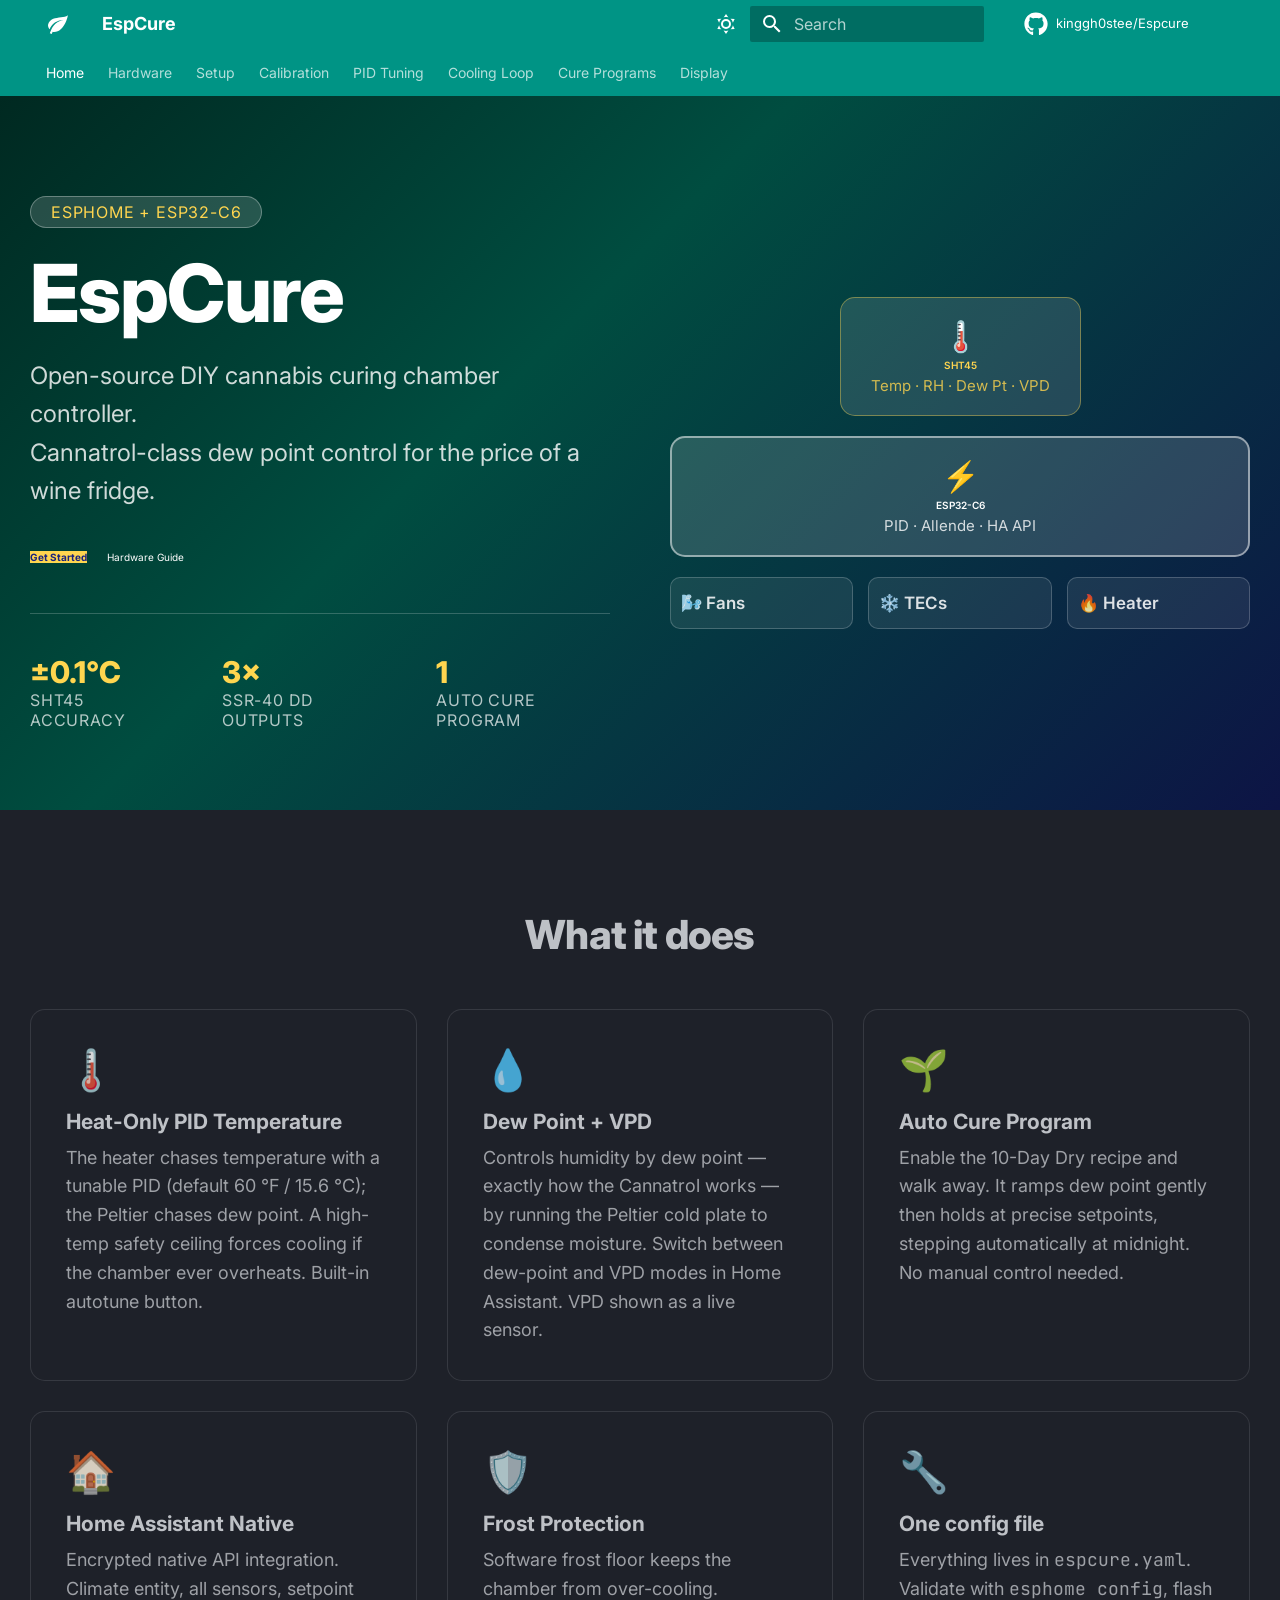
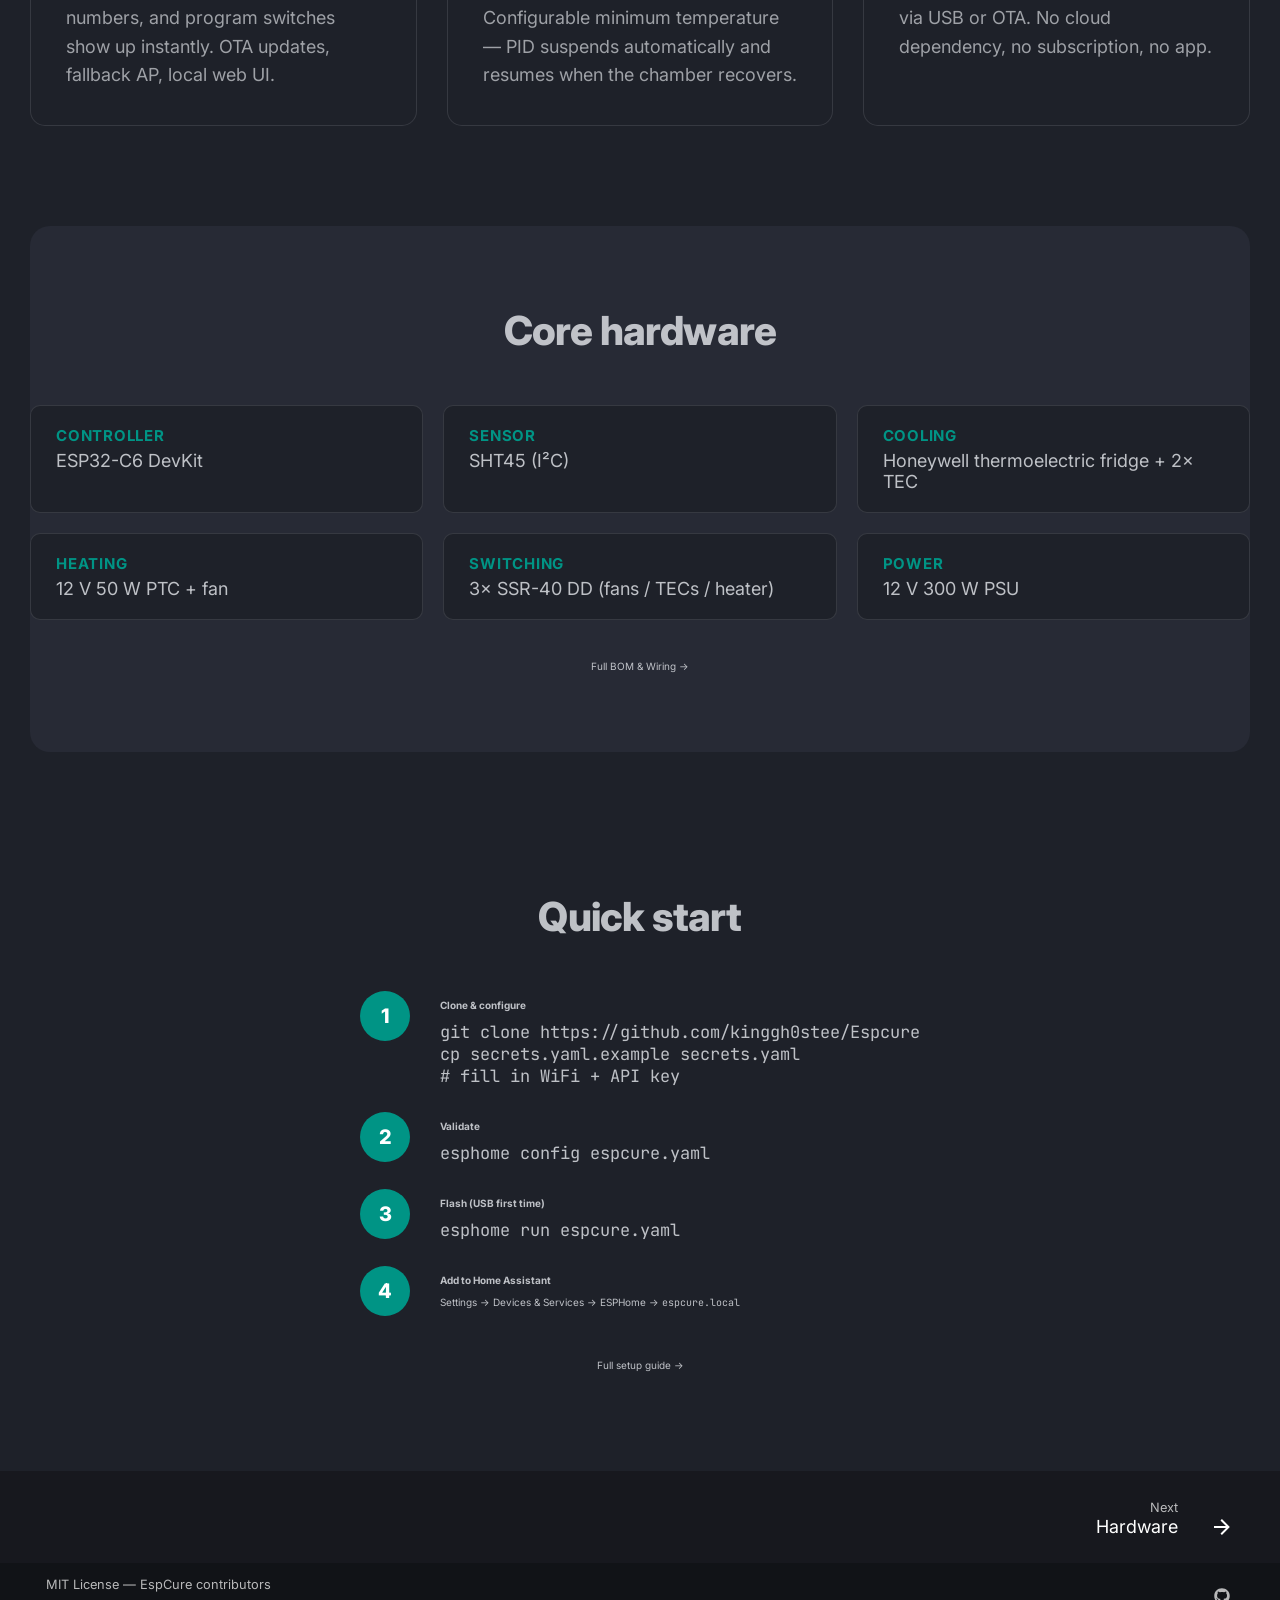
<file: index.html>
<!doctype html>
<html lang="en" class="no-js">
  <head>
    
      <meta charset="utf-8">
      <meta name="viewport" content="width=device-width,initial-scale=1">
      
        <meta name="description" content="Open-source DIY cannabis curing chamber controller — ESP32-C6 + ESPHome">
      
      
      
        <link rel="canonical" href="https://kinggh0stee.github.io/Espcure/">
      
      
      
        <link rel="next" href="hardware/">
      
      
        
      
      
      <link rel="icon" href="assets/favicon.svg">
      <meta name="generator" content="mkdocs-1.6.1, mkdocs-material-9.7.7">
    
    
      
        <title>EspCure - EspCure</title>
      
    
    
      <link rel="stylesheet" href="assets/stylesheets/main.ec1eaa64.min.css">
      
        
        <link rel="stylesheet" href="assets/stylesheets/palette.ab4e12ef.min.css">
      
      


    
    
      
    
    
      
        
        
        <link rel="preconnect" href="https://fonts.gstatic.com" crossorigin>
        <link rel="stylesheet" href="https://fonts.googleapis.com/css?family=Inter:300,300i,400,400i,700,700i%7CJetBrains+Mono:400,400i,700,700i&display=fallback">
        <style>:root{--md-text-font:"Inter";--md-code-font:"JetBrains Mono"}</style>
      
    
    
      <link rel="stylesheet" href="stylesheets/extra.css">
    
    <script>__md_scope=new URL(".",location),__md_hash=e=>[...e].reduce(((e,_)=>(e<<5)-e+_.charCodeAt(0)),0),__md_get=(e,_=localStorage,t=__md_scope)=>JSON.parse(_.getItem(t.pathname+"."+e)),__md_set=(e,_,t=localStorage,a=__md_scope)=>{try{t.setItem(a.pathname+"."+e,JSON.stringify(_))}catch(e){}}</script>
    
      

    
    
  </head>
  
  
    
    
      
    
    
    
    
    <body dir="ltr" data-md-color-scheme="slate" data-md-color-primary="teal" data-md-color-accent="amber">
  
    
    <input class="md-toggle" data-md-toggle="drawer" type="checkbox" id="__drawer" autocomplete="off">
    <input class="md-toggle" data-md-toggle="search" type="checkbox" id="__search" autocomplete="off">
    <label class="md-overlay" for="__drawer"></label>
    <div data-md-component="skip">
      
    </div>
    <div data-md-component="announce">
      
    </div>
    
    
      

<header class="md-header" data-md-component="header">
  <nav class="md-header__inner md-grid" aria-label="Header">
    <a href="." title="EspCure" class="md-header__button md-logo" aria-label="EspCure" data-md-component="logo">
      
  
  <svg xmlns="http://www.w3.org/2000/svg" viewBox="0 0 24 24"><path d="M17 8C8 10 5.9 16.17 3.82 21.34l1.89.66.95-2.3c.48.17.98.3 1.34.3C19 20 22 3 22 3c-1 2-8 2.25-13 3.25S2 11.5 2 13.5s1.75 3.75 1.75 3.75C7 8 17 8 17 8"/></svg>

    </a>
    <label class="md-header__button md-icon" for="__drawer">
      
      <svg xmlns="http://www.w3.org/2000/svg" viewBox="0 0 24 24"><path d="M3 6h18v2H3zm0 5h18v2H3zm0 5h18v2H3z"/></svg>
    </label>
    <div class="md-header__title" data-md-component="header-title">
      <div class="md-header__ellipsis">
        <div class="md-header__topic">
          <span class="md-ellipsis">
            EspCure
          </span>
        </div>
        <div class="md-header__topic" data-md-component="header-topic">
          <span class="md-ellipsis">
            
              EspCure
            
          </span>
        </div>
      </div>
    </div>
    
      
        <form class="md-header__option" data-md-component="palette">
  
    
    
    
    <input class="md-option" data-md-color-media="" data-md-color-scheme="slate" data-md-color-primary="teal" data-md-color-accent="amber"  aria-label="Switch to light mode"  type="radio" name="__palette" id="__palette_0">
    
      <label class="md-header__button md-icon" title="Switch to light mode" for="__palette_1" hidden>
        <svg xmlns="http://www.w3.org/2000/svg" viewBox="0 0 24 24"><path d="M12 7a5 5 0 0 1 5 5 5 5 0 0 1-5 5 5 5 0 0 1-5-5 5 5 0 0 1 5-5m0 2a3 3 0 0 0-3 3 3 3 0 0 0 3 3 3 3 0 0 0 3-3 3 3 0 0 0-3-3m0-7 2.39 3.42C13.65 5.15 12.84 5 12 5s-1.65.15-2.39.42zM3.34 7l4.16-.35A7.2 7.2 0 0 0 5.94 8.5c-.44.74-.69 1.5-.83 2.29zm.02 10 1.76-3.77a7.131 7.131 0 0 0 2.38 4.14zM20.65 7l-1.77 3.79a7.02 7.02 0 0 0-2.38-4.15zm-.01 10-4.14.36c.59-.51 1.12-1.14 1.54-1.86.42-.73.69-1.5.83-2.29zM12 22l-2.41-3.44c.74.27 1.55.44 2.41.44.82 0 1.63-.17 2.37-.44z"/></svg>
      </label>
    
  
    
    
    
    <input class="md-option" data-md-color-media="" data-md-color-scheme="default" data-md-color-primary="teal" data-md-color-accent="amber"  aria-label="Switch to dark mode"  type="radio" name="__palette" id="__palette_1">
    
      <label class="md-header__button md-icon" title="Switch to dark mode" for="__palette_0" hidden>
        <svg xmlns="http://www.w3.org/2000/svg" viewBox="0 0 24 24"><path d="m17.75 4.09-2.53 1.94.91 3.06-2.63-1.81-2.63 1.81.91-3.06-2.53-1.94L12.44 4l1.06-3 1.06 3zm3.5 6.91-1.64 1.25.59 1.98-1.7-1.17-1.7 1.17.59-1.98L15.75 11l2.06-.05L18.5 9l.69 1.95zm-2.28 4.95c.83-.08 1.72 1.1 1.19 1.85-.32.45-.66.87-1.08 1.27C15.17 23 8.84 23 4.94 19.07c-3.91-3.9-3.91-10.24 0-14.14.4-.4.82-.76 1.27-1.08.75-.53 1.93.36 1.85 1.19-.27 2.86.69 5.83 2.89 8.02a9.96 9.96 0 0 0 8.02 2.89m-1.64 2.02a12.08 12.08 0 0 1-7.8-3.47c-2.17-2.19-3.33-5-3.49-7.82-2.81 3.14-2.7 7.96.31 10.98 3.02 3.01 7.84 3.12 10.98.31"/></svg>
      </label>
    
  
</form>
      
    
    
      <script>var palette=__md_get("__palette");if(palette&&palette.color){if("(prefers-color-scheme)"===palette.color.media){var media=matchMedia("(prefers-color-scheme: light)"),input=document.querySelector(media.matches?"[data-md-color-media='(prefers-color-scheme: light)']":"[data-md-color-media='(prefers-color-scheme: dark)']");palette.color.media=input.getAttribute("data-md-color-media"),palette.color.scheme=input.getAttribute("data-md-color-scheme"),palette.color.primary=input.getAttribute("data-md-color-primary"),palette.color.accent=input.getAttribute("data-md-color-accent")}for(var[key,value]of Object.entries(palette.color))document.body.setAttribute("data-md-color-"+key,value)}</script>
    
    
    
      
      
        <label class="md-header__button md-icon" for="__search">
          
          <svg xmlns="http://www.w3.org/2000/svg" viewBox="0 0 24 24"><path d="M9.5 3A6.5 6.5 0 0 1 16 9.5c0 1.61-.59 3.09-1.56 4.23l.27.27h.79l5 5-1.5 1.5-5-5v-.79l-.27-.27A6.52 6.52 0 0 1 9.5 16 6.5 6.5 0 0 1 3 9.5 6.5 6.5 0 0 1 9.5 3m0 2C7 5 5 7 5 9.5S7 14 9.5 14 14 12 14 9.5 12 5 9.5 5"/></svg>
        </label>
        <div class="md-search" data-md-component="search" role="dialog">
  <label class="md-search__overlay" for="__search"></label>
  <div class="md-search__inner" role="search">
    <form class="md-search__form" name="search">
      <input type="text" class="md-search__input" name="query" aria-label="Search" placeholder="Search" autocapitalize="off" autocorrect="off" autocomplete="off" spellcheck="false" data-md-component="search-query" required>
      <label class="md-search__icon md-icon" for="__search">
        
        <svg xmlns="http://www.w3.org/2000/svg" viewBox="0 0 24 24"><path d="M9.5 3A6.5 6.5 0 0 1 16 9.5c0 1.61-.59 3.09-1.56 4.23l.27.27h.79l5 5-1.5 1.5-5-5v-.79l-.27-.27A6.52 6.52 0 0 1 9.5 16 6.5 6.5 0 0 1 3 9.5 6.5 6.5 0 0 1 9.5 3m0 2C7 5 5 7 5 9.5S7 14 9.5 14 14 12 14 9.5 12 5 9.5 5"/></svg>
        
        <svg xmlns="http://www.w3.org/2000/svg" viewBox="0 0 24 24"><path d="M20 11v2H8l5.5 5.5-1.42 1.42L4.16 12l7.92-7.92L13.5 5.5 8 11z"/></svg>
      </label>
      <nav class="md-search__options" aria-label="Search">
        
        <button type="reset" class="md-search__icon md-icon" title="Clear" aria-label="Clear" tabindex="-1">
          
          <svg xmlns="http://www.w3.org/2000/svg" viewBox="0 0 24 24"><path d="M19 6.41 17.59 5 12 10.59 6.41 5 5 6.41 10.59 12 5 17.59 6.41 19 12 13.41 17.59 19 19 17.59 13.41 12z"/></svg>
        </button>
      </nav>
      
        <div class="md-search__suggest" data-md-component="search-suggest"></div>
      
    </form>
    <div class="md-search__output">
      <div class="md-search__scrollwrap" tabindex="0" data-md-scrollfix>
        <div class="md-search-result" data-md-component="search-result">
          <div class="md-search-result__meta">
            Initializing search
          </div>
          <ol class="md-search-result__list" role="presentation"></ol>
        </div>
      </div>
    </div>
  </div>
</div>
      
    
    
      <div class="md-header__source">
        <a href="https://github.com/kinggh0stee/Espcure" title="Go to repository" class="md-source" data-md-component="source">
  <div class="md-source__icon md-icon">
    
    <svg xmlns="http://www.w3.org/2000/svg" viewBox="0 0 512 512"><!--! Font Awesome Free 7.1.0 by @fontawesome - https://fontawesome.com License - https://fontawesome.com/license/free (Icons: CC BY 4.0, Fonts: SIL OFL 1.1, Code: MIT License) Copyright 2025 Fonticons, Inc.--><path d="M173.9 397.4c0 2-2.3 3.6-5.2 3.6-3.3.3-5.6-1.3-5.6-3.6 0-2 2.3-3.6 5.2-3.6 3-.3 5.6 1.3 5.6 3.6m-31.1-4.5c-.7 2 1.3 4.3 4.3 4.9 2.6 1 5.6 0 6.2-2s-1.3-4.3-4.3-5.2c-2.6-.7-5.5.3-6.2 2.3m44.2-1.7c-2.9.7-4.9 2.6-4.6 4.9.3 2 2.9 3.3 5.9 2.6 2.9-.7 4.9-2.6 4.6-4.6-.3-1.9-3-3.2-5.9-2.9M252.8 8C114.1 8 8 113.3 8 252c0 110.9 69.8 205.8 169.5 239.2 12.8 2.3 17.3-5.6 17.3-12.1 0-6.2-.3-40.4-.3-61.4 0 0-70 15-84.7-29.8 0 0-11.4-29.1-27.8-36.6 0 0-22.9-15.7 1.6-15.4 0 0 24.9 2 38.6 25.8 21.9 38.6 58.6 27.5 72.9 20.9 2.3-16 8.8-27.1 16-33.7-55.9-6.2-112.3-14.3-112.3-110.5 0-27.5 7.6-41.3 23.6-58.9-2.6-6.5-11.1-33.3 2.6-67.9 20.9-6.5 69 27 69 27 20-5.6 41.5-8.5 62.8-8.5s42.8 2.9 62.8 8.5c0 0 48.1-33.6 69-27 13.7 34.7 5.2 61.4 2.6 67.9 16 17.7 25.8 31.5 25.8 58.9 0 96.5-58.9 104.2-114.8 110.5 9.2 7.9 17 22.9 17 46.4 0 33.7-.3 75.4-.3 83.6 0 6.5 4.6 14.4 17.3 12.1C436.2 457.8 504 362.9 504 252 504 113.3 391.5 8 252.8 8M105.2 352.9c-1.3 1-1 3.3.7 5.2 1.6 1.6 3.9 2.3 5.2 1 1.3-1 1-3.3-.7-5.2-1.6-1.6-3.9-2.3-5.2-1m-10.8-8.1c-.7 1.3.3 2.9 2.3 3.9 1.6 1 3.6.7 4.3-.7.7-1.3-.3-2.9-2.3-3.9-2-.6-3.6-.3-4.3.7m32.4 35.6c-1.6 1.3-1 4.3 1.3 6.2 2.3 2.3 5.2 2.6 6.5 1 1.3-1.3.7-4.3-1.3-6.2-2.2-2.3-5.2-2.6-6.5-1m-11.4-14.7c-1.6 1-1.6 3.6 0 5.9s4.3 3.3 5.6 2.3c1.6-1.3 1.6-3.9 0-6.2-1.4-2.3-4-3.3-5.6-2"/></svg>
  </div>
  <div class="md-source__repository">
    kinggh0stee/Espcure
  </div>
</a>
      </div>
    
  </nav>
  
</header>
    
    <div class="md-container" data-md-component="container">
      
      

        
          
            
<nav class="md-tabs" aria-label="Tabs" data-md-component="tabs">
  <div class="md-grid">
    <ul class="md-tabs__list">
      
        
  
  
  
    
  
  
    <li class="md-tabs__item md-tabs__item--active">
      <a href="." class="md-tabs__link">
        
  
  
    
  
  Home

      </a>
    </li>
  

      
        
  
  
  
  
    <li class="md-tabs__item">
      <a href="hardware/" class="md-tabs__link">
        
  
  
    
  
  Hardware

      </a>
    </li>
  

      
        
  
  
  
  
    <li class="md-tabs__item">
      <a href="setup/" class="md-tabs__link">
        
  
  
    
  
  Setup

      </a>
    </li>
  

      
        
  
  
  
  
    <li class="md-tabs__item">
      <a href="calibration/" class="md-tabs__link">
        
  
  
    
  
  Calibration

      </a>
    </li>
  

      
        
  
  
  
  
    <li class="md-tabs__item">
      <a href="pid-tuning/" class="md-tabs__link">
        
  
  
    
  
  PID Tuning

      </a>
    </li>
  

      
        
  
  
  
  
    <li class="md-tabs__item">
      <a href="cooling-loop/" class="md-tabs__link">
        
  
  
    
  
  Cooling Loop

      </a>
    </li>
  

      
        
  
  
  
  
    <li class="md-tabs__item">
      <a href="cure-programs/" class="md-tabs__link">
        
  
  
    
  
  Cure Programs

      </a>
    </li>
  

      
        
  
  
  
  
    <li class="md-tabs__item">
      <a href="display-plan/" class="md-tabs__link">
        
  
  
    
  
  Display

      </a>
    </li>
  

      
    </ul>
  </div>
</nav>
          
        
      

<style>
  .md-header { position: initial }
  .md-main__inner { margin: 0 }
  .md-content { display: none }
  @media screen and (min-width: 60em) {
    .md-sidebar--secondary { display: none }
  }
  @media screen and (min-width: 76.25em) {
    .md-sidebar--primary { display: none }
  }
</style>

<section class="ec-hero">
  <div class="ec-hero__inner md-grid">
    <div class="ec-hero__content">
      <div class="ec-hero__badge">ESPHome + ESP32-C6</div>
      <h1 class="ec-hero__title">EspCure</h1>
      <p class="ec-hero__tagline">
        Open-source DIY cannabis curing chamber controller.<br>
        Cannatrol-class dew point control for the price of a wine fridge.
      </p>
      <div class="ec-hero__actions">
        <a href="setup/" class="md-button md-button--primary ec-btn-primary">
          Get Started
        </a>
        <a href="hardware/" class="md-button ec-btn-secondary">
          Hardware Guide
        </a>
      </div>
      <div class="ec-hero__stats">
        <div class="ec-stat">
          <span class="ec-stat__value">±0.1°C</span>
          <span class="ec-stat__label">SHT45 accuracy</span>
        </div>
        <div class="ec-stat">
          <span class="ec-stat__value">3×</span>
          <span class="ec-stat__label">SSR-40 DD outputs</span>
        </div>
        <div class="ec-stat">
          <span class="ec-stat__value">1</span>
          <span class="ec-stat__label">auto cure program</span>
        </div>
      </div>
    </div>
    <div class="ec-hero__visual">
      <div class="ec-diagram">
        <div class="ec-diagram__card ec-diagram__card--sensor">
          <span class="ec-diagram__icon">🌡️</span>
          <span>SHT45</span>
          <small>Temp · RH · Dew Pt · VPD</small>
        </div>
        <div class="ec-diagram__card ec-diagram__card--mcu">
          <span class="ec-diagram__icon">⚡</span>
          <span>ESP32-C6</span>
          <small>PID · Allende · HA API</small>
        </div>
        <div class="ec-diagram__outputs">
          <div class="ec-diagram__card ec-diagram__card--out">🌬️ Fans</div>
          <div class="ec-diagram__card ec-diagram__card--out">❄️ TECs</div>
          <div class="ec-diagram__card ec-diagram__card--out">🔥 Heater</div>
        </div>
      </div>
    </div>
  </div>
</section>

<section class="ec-features md-grid">
  <h2 class="ec-section-title">What it does</h2>
  <div class="ec-features__grid">

    <div class="ec-feature-card">
      <div class="ec-feature-card__icon">🌡️</div>
      <h3>Heat-Only PID Temperature</h3>
      <p>The heater chases temperature with a tunable PID (default 60 °F / 15.6 °C); the Peltier chases dew point. A high-temp safety ceiling forces cooling if the chamber ever overheats. Built-in autotune button.</p>
    </div>

    <div class="ec-feature-card">
      <div class="ec-feature-card__icon">💧</div>
      <h3>Dew Point + VPD</h3>
      <p>Controls humidity by dew point — exactly how the Cannatrol works — by running the Peltier cold plate to condense moisture. Switch between dew-point and VPD modes in Home Assistant. VPD shown as a live sensor.</p>
    </div>

    <div class="ec-feature-card">
      <div class="ec-feature-card__icon">🌱</div>
      <h3>Auto Cure Program</h3>
      <p>Enable the 10-Day Dry recipe and walk away. It ramps dew point gently then holds at precise setpoints, stepping automatically at midnight. No manual control needed.</p>
    </div>

    <div class="ec-feature-card">
      <div class="ec-feature-card__icon">🏠</div>
      <h3>Home Assistant Native</h3>
      <p>Encrypted native API integration. Climate entity, all sensors, setpoint numbers, and program switches show up instantly. OTA updates, fallback AP, local web UI.</p>
    </div>

    <div class="ec-feature-card">
      <div class="ec-feature-card__icon">🛡️</div>
      <h3>Frost Protection</h3>
      <p>Software frost floor keeps the chamber from over-cooling. Configurable minimum temperature — PID suspends automatically and resumes when the chamber recovers.</p>
    </div>

    <div class="ec-feature-card">
      <div class="ec-feature-card__icon">🔧</div>
      <h3>One config file</h3>
      <p>Everything lives in <code>espcure.yaml</code>. Validate with <code>esphome config</code>, flash via USB or OTA. No cloud dependency, no subscription, no app.</p>
    </div>

  </div>
</section>

<section class="ec-hardware md-grid">
  <h2 class="ec-section-title">Core hardware</h2>
  <div class="ec-hardware__grid">
    <div class="ec-hw-item">
      <strong>Controller</strong>
      <span>ESP32-C6 DevKit</span>
    </div>
    <div class="ec-hw-item">
      <strong>Sensor</strong>
      <span>SHT45 (I²C)</span>
    </div>
    <div class="ec-hw-item">
      <strong>Cooling</strong>
      <span>Honeywell thermoelectric fridge + 2× TEC</span>
    </div>
    <div class="ec-hw-item">
      <strong>Heating</strong>
      <span>12 V 50 W PTC + fan</span>
    </div>
    <div class="ec-hw-item">
      <strong>Switching</strong>
      <span>3× SSR-40 DD (fans / TECs / heater)</span>
    </div>
    <div class="ec-hw-item">
      <strong>Power</strong>
      <span>12 V 300 W PSU</span>
    </div>
  </div>
  <div class="ec-hardware__cta">
    <a href="hardware/" class="md-button md-button--primary">Full BOM & Wiring →</a>
  </div>
</section>

<section class="ec-quickstart md-grid">
  <h2 class="ec-section-title">Quick start</h2>
  <div class="ec-quickstart__steps">
    <div class="ec-step">
      <div class="ec-step__num">1</div>
      <div class="ec-step__body">
        <strong>Clone & configure</strong>
        <pre><code>git clone https://github.com/kinggh0stee/Espcure
cp secrets.yaml.example secrets.yaml
# fill in WiFi + API key</code></pre>
      </div>
    </div>
    <div class="ec-step">
      <div class="ec-step__num">2</div>
      <div class="ec-step__body">
        <strong>Validate</strong>
        <pre><code>esphome config espcure.yaml</code></pre>
      </div>
    </div>
    <div class="ec-step">
      <div class="ec-step__num">3</div>
      <div class="ec-step__body">
        <strong>Flash (USB first time)</strong>
        <pre><code>esphome run espcure.yaml</code></pre>
      </div>
    </div>
    <div class="ec-step">
      <div class="ec-step__num">4</div>
      <div class="ec-step__body">
        <strong>Add to Home Assistant</strong>
        <p>Settings → Devices & Services → ESPHome → <code>espcure.local</code></p>
      </div>
    </div>
  </div>
  <div style="text-align:center;margin-top:2rem;">
    <a href="setup/" class="md-button md-button--primary">Full setup guide →</a>
  </div>
</section>


      <main class="md-main" data-md-component="main">
        <div class="md-main__inner md-grid">
          
            
              
                
              
              <div class="md-sidebar md-sidebar--primary" data-md-component="sidebar" data-md-type="navigation" hidden>
                <div class="md-sidebar__scrollwrap">
                  <div class="md-sidebar__inner">
                    


  


<nav class="md-nav md-nav--primary md-nav--lifted" aria-label="Navigation" data-md-level="0">
  <label class="md-nav__title" for="__drawer">
    <a href="." title="EspCure" class="md-nav__button md-logo" aria-label="EspCure" data-md-component="logo">
      
  
  <svg xmlns="http://www.w3.org/2000/svg" viewBox="0 0 24 24"><path d="M17 8C8 10 5.9 16.17 3.82 21.34l1.89.66.95-2.3c.48.17.98.3 1.34.3C19 20 22 3 22 3c-1 2-8 2.25-13 3.25S2 11.5 2 13.5s1.75 3.75 1.75 3.75C7 8 17 8 17 8"/></svg>

    </a>
    EspCure
  </label>
  
    <div class="md-nav__source">
      <a href="https://github.com/kinggh0stee/Espcure" title="Go to repository" class="md-source" data-md-component="source">
  <div class="md-source__icon md-icon">
    
    <svg xmlns="http://www.w3.org/2000/svg" viewBox="0 0 512 512"><!--! Font Awesome Free 7.1.0 by @fontawesome - https://fontawesome.com License - https://fontawesome.com/license/free (Icons: CC BY 4.0, Fonts: SIL OFL 1.1, Code: MIT License) Copyright 2025 Fonticons, Inc.--><path d="M173.9 397.4c0 2-2.3 3.6-5.2 3.6-3.3.3-5.6-1.3-5.6-3.6 0-2 2.3-3.6 5.2-3.6 3-.3 5.6 1.3 5.6 3.6m-31.1-4.5c-.7 2 1.3 4.3 4.3 4.9 2.6 1 5.6 0 6.2-2s-1.3-4.3-4.3-5.2c-2.6-.7-5.5.3-6.2 2.3m44.2-1.7c-2.9.7-4.9 2.6-4.6 4.9.3 2 2.9 3.3 5.9 2.6 2.9-.7 4.9-2.6 4.6-4.6-.3-1.9-3-3.2-5.9-2.9M252.8 8C114.1 8 8 113.3 8 252c0 110.9 69.8 205.8 169.5 239.2 12.8 2.3 17.3-5.6 17.3-12.1 0-6.2-.3-40.4-.3-61.4 0 0-70 15-84.7-29.8 0 0-11.4-29.1-27.8-36.6 0 0-22.9-15.7 1.6-15.4 0 0 24.9 2 38.6 25.8 21.9 38.6 58.6 27.5 72.9 20.9 2.3-16 8.8-27.1 16-33.7-55.9-6.2-112.3-14.3-112.3-110.5 0-27.5 7.6-41.3 23.6-58.9-2.6-6.5-11.1-33.3 2.6-67.9 20.9-6.5 69 27 69 27 20-5.6 41.5-8.5 62.8-8.5s42.8 2.9 62.8 8.5c0 0 48.1-33.6 69-27 13.7 34.7 5.2 61.4 2.6 67.9 16 17.7 25.8 31.5 25.8 58.9 0 96.5-58.9 104.2-114.8 110.5 9.2 7.9 17 22.9 17 46.4 0 33.7-.3 75.4-.3 83.6 0 6.5 4.6 14.4 17.3 12.1C436.2 457.8 504 362.9 504 252 504 113.3 391.5 8 252.8 8M105.2 352.9c-1.3 1-1 3.3.7 5.2 1.6 1.6 3.9 2.3 5.2 1 1.3-1 1-3.3-.7-5.2-1.6-1.6-3.9-2.3-5.2-1m-10.8-8.1c-.7 1.3.3 2.9 2.3 3.9 1.6 1 3.6.7 4.3-.7.7-1.3-.3-2.9-2.3-3.9-2-.6-3.6-.3-4.3.7m32.4 35.6c-1.6 1.3-1 4.3 1.3 6.2 2.3 2.3 5.2 2.6 6.5 1 1.3-1.3.7-4.3-1.3-6.2-2.2-2.3-5.2-2.6-6.5-1m-11.4-14.7c-1.6 1-1.6 3.6 0 5.9s4.3 3.3 5.6 2.3c1.6-1.3 1.6-3.9 0-6.2-1.4-2.3-4-3.3-5.6-2"/></svg>
  </div>
  <div class="md-source__repository">
    kinggh0stee/Espcure
  </div>
</a>
    </div>
  
  <ul class="md-nav__list" data-md-scrollfix>
    
      
      
  
  
    
  
  
  
    <li class="md-nav__item md-nav__item--active">
      
      <input class="md-nav__toggle md-toggle" type="checkbox" id="__toc">
      
      
      
      <a href="." class="md-nav__link md-nav__link--active">
        
  
  
  <span class="md-ellipsis">
    
  
    Home
  

    
  </span>
  
  

      </a>
      
    </li>
  

    
      
      
  
  
  
  
    <li class="md-nav__item">
      <a href="hardware/" class="md-nav__link">
        
  
  
  <span class="md-ellipsis">
    
  
    Hardware
  

    
  </span>
  
  

      </a>
    </li>
  

    
      
      
  
  
  
  
    <li class="md-nav__item">
      <a href="setup/" class="md-nav__link">
        
  
  
  <span class="md-ellipsis">
    
  
    Setup
  

    
  </span>
  
  

      </a>
    </li>
  

    
      
      
  
  
  
  
    <li class="md-nav__item">
      <a href="calibration/" class="md-nav__link">
        
  
  
  <span class="md-ellipsis">
    
  
    Calibration
  

    
  </span>
  
  

      </a>
    </li>
  

    
      
      
  
  
  
  
    <li class="md-nav__item">
      <a href="pid-tuning/" class="md-nav__link">
        
  
  
  <span class="md-ellipsis">
    
  
    PID Tuning
  

    
  </span>
  
  

      </a>
    </li>
  

    
      
      
  
  
  
  
    <li class="md-nav__item">
      <a href="cooling-loop/" class="md-nav__link">
        
  
  
  <span class="md-ellipsis">
    
  
    Cooling Loop
  

    
  </span>
  
  

      </a>
    </li>
  

    
      
      
  
  
  
  
    <li class="md-nav__item">
      <a href="cure-programs/" class="md-nav__link">
        
  
  
  <span class="md-ellipsis">
    
  
    Cure Programs
  

    
  </span>
  
  

      </a>
    </li>
  

    
      
      
  
  
  
  
    <li class="md-nav__item">
      <a href="display-plan/" class="md-nav__link">
        
  
  
  <span class="md-ellipsis">
    
  
    Display
  

    
  </span>
  
  

      </a>
    </li>
  

    
  </ul>
</nav>
                  </div>
                </div>
              </div>
            
            
              
                
              
              <div class="md-sidebar md-sidebar--secondary" data-md-component="sidebar" data-md-type="toc" hidden>
                <div class="md-sidebar__scrollwrap">
                  <div class="md-sidebar__inner">
                    

<nav class="md-nav md-nav--secondary" aria-label="Table of contents">
  
  
  
  
</nav>
                  </div>
                </div>
              </div>
            
          
          
            <div class="md-content" data-md-component="content">
              
              <article class="md-content__inner md-typeset">
                
              </article>
            </div>
          
          
<script>var target=document.getElementById(location.hash.slice(1));target&&target.name&&(target.checked=target.name.startsWith("__tabbed_"))</script>
        </div>
        
          <button type="button" class="md-top md-icon" data-md-component="top" hidden>
  
  <svg xmlns="http://www.w3.org/2000/svg" viewBox="0 0 24 24"><path d="M13 20h-2V8l-5.5 5.5-1.42-1.42L12 4.16l7.92 7.92-1.42 1.42L13 8z"/></svg>
  Back to top
</button>
        
      </main>
      
        <footer class="md-footer">
  
    
      
        
      
      <nav class="md-footer__inner md-grid" aria-label="Footer" >
        
        
          
          <a href="hardware/" class="md-footer__link md-footer__link--next" aria-label="Next: Hardware">
            <div class="md-footer__title">
              <span class="md-footer__direction">
                Next
              </span>
              <div class="md-ellipsis">
                Hardware
              </div>
            </div>
            <div class="md-footer__button md-icon">
              
              <svg xmlns="http://www.w3.org/2000/svg" viewBox="0 0 24 24"><path d="M4 11v2h12l-5.5 5.5 1.42 1.42L19.84 12l-7.92-7.92L10.5 5.5 16 11z"/></svg>
            </div>
          </a>
        
      </nav>
    
  
  <div class="md-footer-meta md-typeset">
    <div class="md-footer-meta__inner md-grid">
      <div class="md-copyright">
  
    <div class="md-copyright__highlight">
      MIT License — EspCure contributors
    </div>
  
  
    Made with
    <a href="https://squidfunk.github.io/mkdocs-material/" target="_blank" rel="noopener">
      Material for MkDocs
    </a>
  
</div>
      
        
<div class="md-social">
  
    
    
    
    
      
      
    
    <a href="https://github.com/kinggh0stee/Espcure" target="_blank" rel="noopener" title="github.com" class="md-social__link">
      <svg xmlns="http://www.w3.org/2000/svg" viewBox="0 0 512 512"><!--! Font Awesome Free 7.1.0 by @fontawesome - https://fontawesome.com License - https://fontawesome.com/license/free (Icons: CC BY 4.0, Fonts: SIL OFL 1.1, Code: MIT License) Copyright 2025 Fonticons, Inc.--><path d="M173.9 397.4c0 2-2.3 3.6-5.2 3.6-3.3.3-5.6-1.3-5.6-3.6 0-2 2.3-3.6 5.2-3.6 3-.3 5.6 1.3 5.6 3.6m-31.1-4.5c-.7 2 1.3 4.3 4.3 4.9 2.6 1 5.6 0 6.2-2s-1.3-4.3-4.3-5.2c-2.6-.7-5.5.3-6.2 2.3m44.2-1.7c-2.9.7-4.9 2.6-4.6 4.9.3 2 2.9 3.3 5.9 2.6 2.9-.7 4.9-2.6 4.6-4.6-.3-1.9-3-3.2-5.9-2.9M252.8 8C114.1 8 8 113.3 8 252c0 110.9 69.8 205.8 169.5 239.2 12.8 2.3 17.3-5.6 17.3-12.1 0-6.2-.3-40.4-.3-61.4 0 0-70 15-84.7-29.8 0 0-11.4-29.1-27.8-36.6 0 0-22.9-15.7 1.6-15.4 0 0 24.9 2 38.6 25.8 21.9 38.6 58.6 27.5 72.9 20.9 2.3-16 8.8-27.1 16-33.7-55.9-6.2-112.3-14.3-112.3-110.5 0-27.5 7.6-41.3 23.6-58.9-2.6-6.5-11.1-33.3 2.6-67.9 20.9-6.5 69 27 69 27 20-5.6 41.5-8.5 62.8-8.5s42.8 2.9 62.8 8.5c0 0 48.1-33.6 69-27 13.7 34.7 5.2 61.4 2.6 67.9 16 17.7 25.8 31.5 25.8 58.9 0 96.5-58.9 104.2-114.8 110.5 9.2 7.9 17 22.9 17 46.4 0 33.7-.3 75.4-.3 83.6 0 6.5 4.6 14.4 17.3 12.1C436.2 457.8 504 362.9 504 252 504 113.3 391.5 8 252.8 8M105.2 352.9c-1.3 1-1 3.3.7 5.2 1.6 1.6 3.9 2.3 5.2 1 1.3-1 1-3.3-.7-5.2-1.6-1.6-3.9-2.3-5.2-1m-10.8-8.1c-.7 1.3.3 2.9 2.3 3.9 1.6 1 3.6.7 4.3-.7.7-1.3-.3-2.9-2.3-3.9-2-.6-3.6-.3-4.3.7m32.4 35.6c-1.6 1.3-1 4.3 1.3 6.2 2.3 2.3 5.2 2.6 6.5 1 1.3-1.3.7-4.3-1.3-6.2-2.2-2.3-5.2-2.6-6.5-1m-11.4-14.7c-1.6 1-1.6 3.6 0 5.9s4.3 3.3 5.6 2.3c1.6-1.3 1.6-3.9 0-6.2-1.4-2.3-4-3.3-5.6-2"/></svg>
    </a>
  
</div>
      
    </div>
  </div>
</footer>
      
    </div>
    <div class="md-dialog" data-md-component="dialog">
      <div class="md-dialog__inner md-typeset"></div>
    </div>
    
      <div class="md-progress" data-md-component="progress" role="progressbar"></div>
    
    
    
      
      
      <script id="__config" type="application/json">{"annotate": null, "base": ".", "features": ["navigation.instant", "navigation.instant.progress", "navigation.tabs", "navigation.top", "navigation.footer", "content.code.copy", "content.code.annotate", "search.highlight", "search.suggest", "toc.follow"], "search": "assets/javascripts/workers/search.2c215733.min.js", "tags": null, "translations": {"clipboard.copied": "Copied to clipboard", "clipboard.copy": "Copy to clipboard", "search.result.more.one": "1 more on this page", "search.result.more.other": "# more on this page", "search.result.none": "No matching documents", "search.result.one": "1 matching document", "search.result.other": "# matching documents", "search.result.placeholder": "Type to start searching", "search.result.term.missing": "Missing", "select.version": "Select version"}, "version": null}</script>
    
    
      <script src="assets/javascripts/bundle.d7400e89.min.js"></script>
      
    
  </body>
</html>
</file>
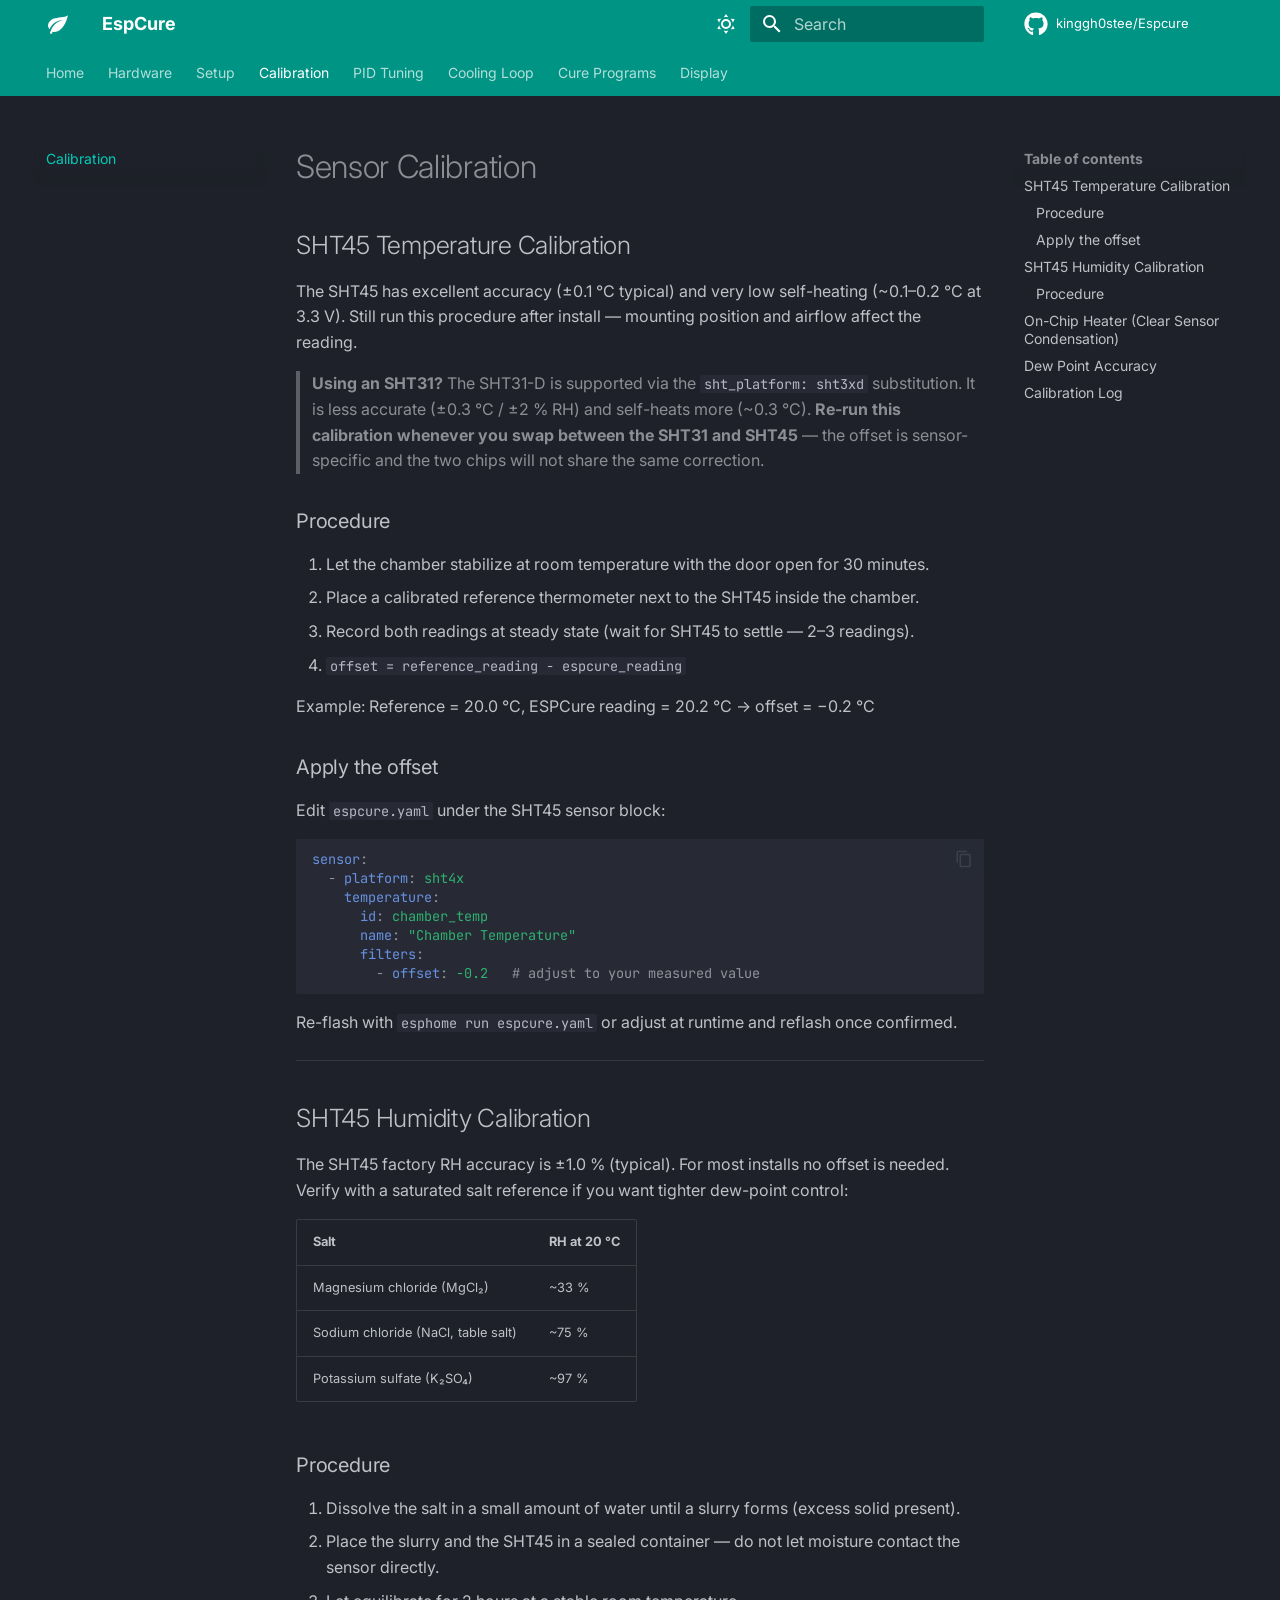
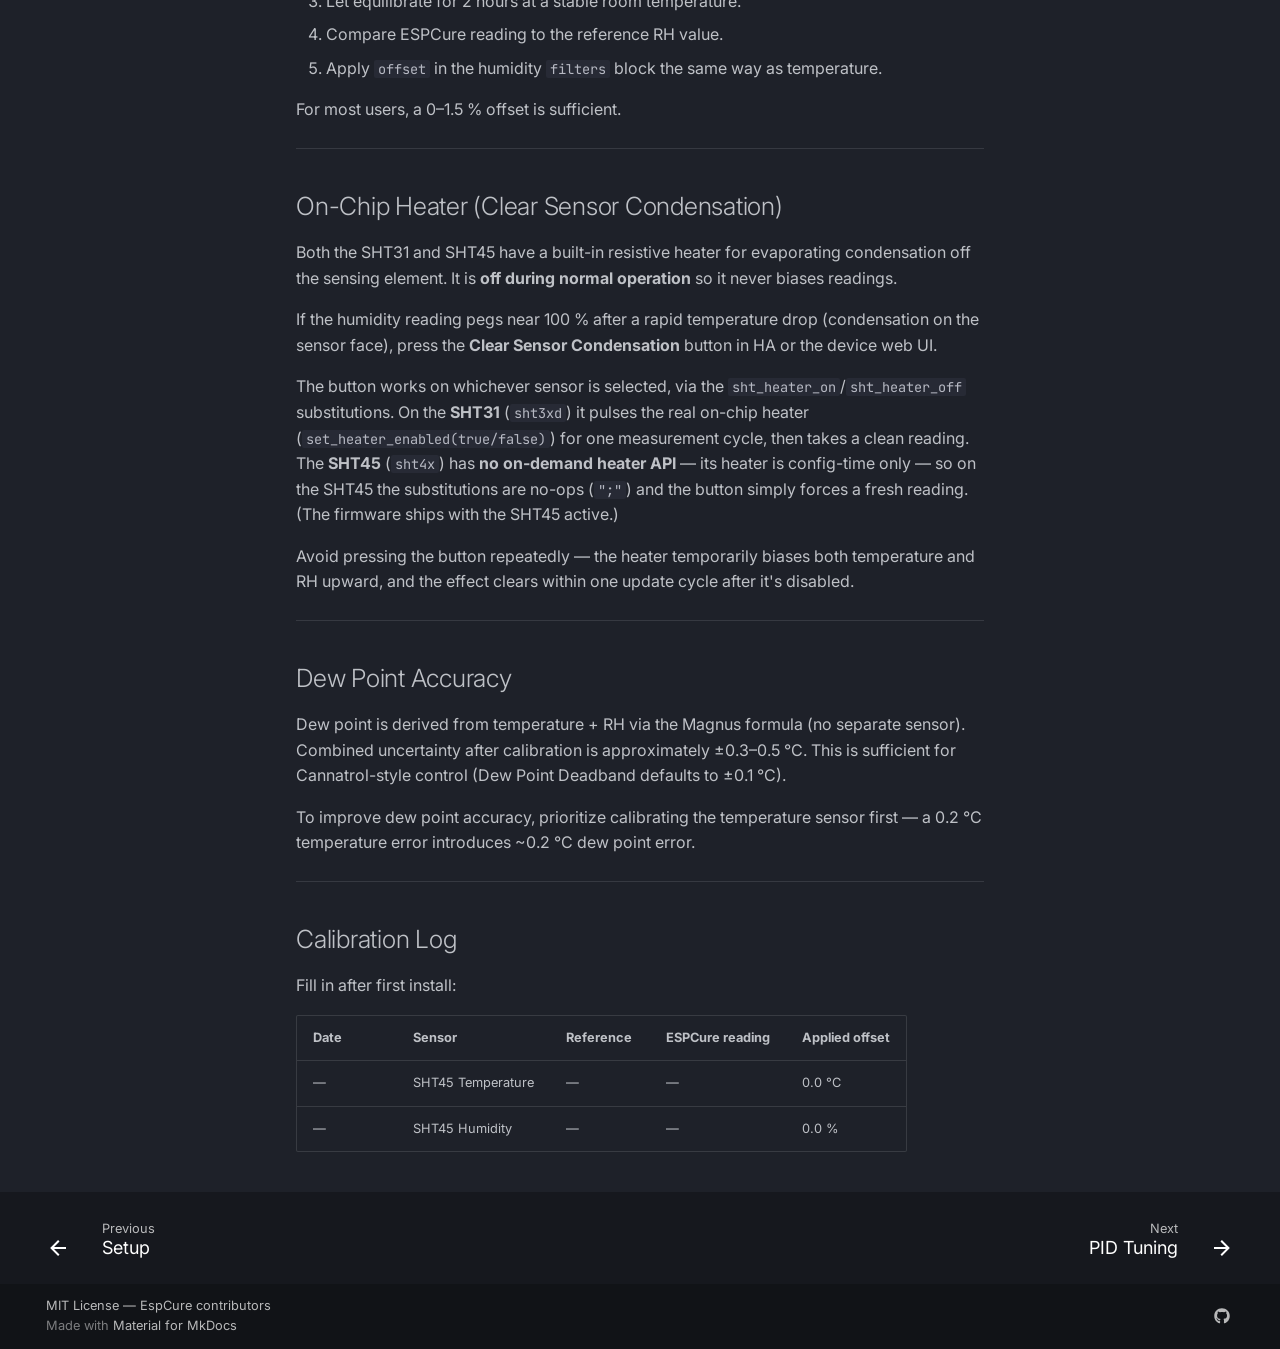
<file: calibration/index.html>
<!doctype html>
<html lang="en" class="no-js">
  <head>
    
      <meta charset="utf-8">
      <meta name="viewport" content="width=device-width,initial-scale=1">
      
        <meta name="description" content="Open-source DIY cannabis curing chamber controller — ESP32-C6 + ESPHome">
      
      
      
        <link rel="canonical" href="https://kinggh0stee.github.io/Espcure/calibration/">
      
      
        <link rel="prev" href="../setup/">
      
      
        <link rel="next" href="../pid-tuning/">
      
      
        
      
      
      <link rel="icon" href="../assets/favicon.svg">
      <meta name="generator" content="mkdocs-1.6.1, mkdocs-material-9.7.7">
    
    
      
        <title>Calibration - EspCure</title>
      
    
    
      <link rel="stylesheet" href="../assets/stylesheets/main.ec1eaa64.min.css">
      
        
        <link rel="stylesheet" href="../assets/stylesheets/palette.ab4e12ef.min.css">
      
      


    
    
      
    
    
      
        
        
        <link rel="preconnect" href="https://fonts.gstatic.com" crossorigin>
        <link rel="stylesheet" href="https://fonts.googleapis.com/css?family=Inter:300,300i,400,400i,700,700i%7CJetBrains+Mono:400,400i,700,700i&display=fallback">
        <style>:root{--md-text-font:"Inter";--md-code-font:"JetBrains Mono"}</style>
      
    
    
      <link rel="stylesheet" href="../stylesheets/extra.css">
    
    <script>__md_scope=new URL("..",location),__md_hash=e=>[...e].reduce(((e,_)=>(e<<5)-e+_.charCodeAt(0)),0),__md_get=(e,_=localStorage,t=__md_scope)=>JSON.parse(_.getItem(t.pathname+"."+e)),__md_set=(e,_,t=localStorage,a=__md_scope)=>{try{t.setItem(a.pathname+"."+e,JSON.stringify(_))}catch(e){}}</script>
    
      

    
    
  </head>
  
  
    
    
      
    
    
    
    
    <body dir="ltr" data-md-color-scheme="slate" data-md-color-primary="teal" data-md-color-accent="amber">
  
    
    <input class="md-toggle" data-md-toggle="drawer" type="checkbox" id="__drawer" autocomplete="off">
    <input class="md-toggle" data-md-toggle="search" type="checkbox" id="__search" autocomplete="off">
    <label class="md-overlay" for="__drawer"></label>
    <div data-md-component="skip">
      
        
        <a href="#sensor-calibration" class="md-skip">
          Skip to content
        </a>
      
    </div>
    <div data-md-component="announce">
      
    </div>
    
    
      

<header class="md-header" data-md-component="header">
  <nav class="md-header__inner md-grid" aria-label="Header">
    <a href=".." title="EspCure" class="md-header__button md-logo" aria-label="EspCure" data-md-component="logo">
      
  
  <svg xmlns="http://www.w3.org/2000/svg" viewBox="0 0 24 24"><path d="M17 8C8 10 5.9 16.17 3.82 21.34l1.89.66.95-2.3c.48.17.98.3 1.34.3C19 20 22 3 22 3c-1 2-8 2.25-13 3.25S2 11.5 2 13.5s1.75 3.75 1.75 3.75C7 8 17 8 17 8"/></svg>

    </a>
    <label class="md-header__button md-icon" for="__drawer">
      
      <svg xmlns="http://www.w3.org/2000/svg" viewBox="0 0 24 24"><path d="M3 6h18v2H3zm0 5h18v2H3zm0 5h18v2H3z"/></svg>
    </label>
    <div class="md-header__title" data-md-component="header-title">
      <div class="md-header__ellipsis">
        <div class="md-header__topic">
          <span class="md-ellipsis">
            EspCure
          </span>
        </div>
        <div class="md-header__topic" data-md-component="header-topic">
          <span class="md-ellipsis">
            
              Calibration
            
          </span>
        </div>
      </div>
    </div>
    
      
        <form class="md-header__option" data-md-component="palette">
  
    
    
    
    <input class="md-option" data-md-color-media="" data-md-color-scheme="slate" data-md-color-primary="teal" data-md-color-accent="amber"  aria-label="Switch to light mode"  type="radio" name="__palette" id="__palette_0">
    
      <label class="md-header__button md-icon" title="Switch to light mode" for="__palette_1" hidden>
        <svg xmlns="http://www.w3.org/2000/svg" viewBox="0 0 24 24"><path d="M12 7a5 5 0 0 1 5 5 5 5 0 0 1-5 5 5 5 0 0 1-5-5 5 5 0 0 1 5-5m0 2a3 3 0 0 0-3 3 3 3 0 0 0 3 3 3 3 0 0 0 3-3 3 3 0 0 0-3-3m0-7 2.39 3.42C13.65 5.15 12.84 5 12 5s-1.65.15-2.39.42zM3.34 7l4.16-.35A7.2 7.2 0 0 0 5.94 8.5c-.44.74-.69 1.5-.83 2.29zm.02 10 1.76-3.77a7.131 7.131 0 0 0 2.38 4.14zM20.65 7l-1.77 3.79a7.02 7.02 0 0 0-2.38-4.15zm-.01 10-4.14.36c.59-.51 1.12-1.14 1.54-1.86.42-.73.69-1.5.83-2.29zM12 22l-2.41-3.44c.74.27 1.55.44 2.41.44.82 0 1.63-.17 2.37-.44z"/></svg>
      </label>
    
  
    
    
    
    <input class="md-option" data-md-color-media="" data-md-color-scheme="default" data-md-color-primary="teal" data-md-color-accent="amber"  aria-label="Switch to dark mode"  type="radio" name="__palette" id="__palette_1">
    
      <label class="md-header__button md-icon" title="Switch to dark mode" for="__palette_0" hidden>
        <svg xmlns="http://www.w3.org/2000/svg" viewBox="0 0 24 24"><path d="m17.75 4.09-2.53 1.94.91 3.06-2.63-1.81-2.63 1.81.91-3.06-2.53-1.94L12.44 4l1.06-3 1.06 3zm3.5 6.91-1.64 1.25.59 1.98-1.7-1.17-1.7 1.17.59-1.98L15.75 11l2.06-.05L18.5 9l.69 1.95zm-2.28 4.95c.83-.08 1.72 1.1 1.19 1.85-.32.45-.66.87-1.08 1.27C15.17 23 8.84 23 4.94 19.07c-3.91-3.9-3.91-10.24 0-14.14.4-.4.82-.76 1.27-1.08.75-.53 1.93.36 1.85 1.19-.27 2.86.69 5.83 2.89 8.02a9.96 9.96 0 0 0 8.02 2.89m-1.64 2.02a12.08 12.08 0 0 1-7.8-3.47c-2.17-2.19-3.33-5-3.49-7.82-2.81 3.14-2.7 7.96.31 10.98 3.02 3.01 7.84 3.12 10.98.31"/></svg>
      </label>
    
  
</form>
      
    
    
      <script>var palette=__md_get("__palette");if(palette&&palette.color){if("(prefers-color-scheme)"===palette.color.media){var media=matchMedia("(prefers-color-scheme: light)"),input=document.querySelector(media.matches?"[data-md-color-media='(prefers-color-scheme: light)']":"[data-md-color-media='(prefers-color-scheme: dark)']");palette.color.media=input.getAttribute("data-md-color-media"),palette.color.scheme=input.getAttribute("data-md-color-scheme"),palette.color.primary=input.getAttribute("data-md-color-primary"),palette.color.accent=input.getAttribute("data-md-color-accent")}for(var[key,value]of Object.entries(palette.color))document.body.setAttribute("data-md-color-"+key,value)}</script>
    
    
    
      
      
        <label class="md-header__button md-icon" for="__search">
          
          <svg xmlns="http://www.w3.org/2000/svg" viewBox="0 0 24 24"><path d="M9.5 3A6.5 6.5 0 0 1 16 9.5c0 1.61-.59 3.09-1.56 4.23l.27.27h.79l5 5-1.5 1.5-5-5v-.79l-.27-.27A6.52 6.52 0 0 1 9.5 16 6.5 6.5 0 0 1 3 9.5 6.5 6.5 0 0 1 9.5 3m0 2C7 5 5 7 5 9.5S7 14 9.5 14 14 12 14 9.5 12 5 9.5 5"/></svg>
        </label>
        <div class="md-search" data-md-component="search" role="dialog">
  <label class="md-search__overlay" for="__search"></label>
  <div class="md-search__inner" role="search">
    <form class="md-search__form" name="search">
      <input type="text" class="md-search__input" name="query" aria-label="Search" placeholder="Search" autocapitalize="off" autocorrect="off" autocomplete="off" spellcheck="false" data-md-component="search-query" required>
      <label class="md-search__icon md-icon" for="__search">
        
        <svg xmlns="http://www.w3.org/2000/svg" viewBox="0 0 24 24"><path d="M9.5 3A6.5 6.5 0 0 1 16 9.5c0 1.61-.59 3.09-1.56 4.23l.27.27h.79l5 5-1.5 1.5-5-5v-.79l-.27-.27A6.52 6.52 0 0 1 9.5 16 6.5 6.5 0 0 1 3 9.5 6.5 6.5 0 0 1 9.5 3m0 2C7 5 5 7 5 9.5S7 14 9.5 14 14 12 14 9.5 12 5 9.5 5"/></svg>
        
        <svg xmlns="http://www.w3.org/2000/svg" viewBox="0 0 24 24"><path d="M20 11v2H8l5.5 5.5-1.42 1.42L4.16 12l7.92-7.92L13.5 5.5 8 11z"/></svg>
      </label>
      <nav class="md-search__options" aria-label="Search">
        
        <button type="reset" class="md-search__icon md-icon" title="Clear" aria-label="Clear" tabindex="-1">
          
          <svg xmlns="http://www.w3.org/2000/svg" viewBox="0 0 24 24"><path d="M19 6.41 17.59 5 12 10.59 6.41 5 5 6.41 10.59 12 5 17.59 6.41 19 12 13.41 17.59 19 19 17.59 13.41 12z"/></svg>
        </button>
      </nav>
      
        <div class="md-search__suggest" data-md-component="search-suggest"></div>
      
    </form>
    <div class="md-search__output">
      <div class="md-search__scrollwrap" tabindex="0" data-md-scrollfix>
        <div class="md-search-result" data-md-component="search-result">
          <div class="md-search-result__meta">
            Initializing search
          </div>
          <ol class="md-search-result__list" role="presentation"></ol>
        </div>
      </div>
    </div>
  </div>
</div>
      
    
    
      <div class="md-header__source">
        <a href="https://github.com/kinggh0stee/Espcure" title="Go to repository" class="md-source" data-md-component="source">
  <div class="md-source__icon md-icon">
    
    <svg xmlns="http://www.w3.org/2000/svg" viewBox="0 0 512 512"><!--! Font Awesome Free 7.1.0 by @fontawesome - https://fontawesome.com License - https://fontawesome.com/license/free (Icons: CC BY 4.0, Fonts: SIL OFL 1.1, Code: MIT License) Copyright 2025 Fonticons, Inc.--><path d="M173.9 397.4c0 2-2.3 3.6-5.2 3.6-3.3.3-5.6-1.3-5.6-3.6 0-2 2.3-3.6 5.2-3.6 3-.3 5.6 1.3 5.6 3.6m-31.1-4.5c-.7 2 1.3 4.3 4.3 4.9 2.6 1 5.6 0 6.2-2s-1.3-4.3-4.3-5.2c-2.6-.7-5.5.3-6.2 2.3m44.2-1.7c-2.9.7-4.9 2.6-4.6 4.9.3 2 2.9 3.3 5.9 2.6 2.9-.7 4.9-2.6 4.6-4.6-.3-1.9-3-3.2-5.9-2.9M252.8 8C114.1 8 8 113.3 8 252c0 110.9 69.8 205.8 169.5 239.2 12.8 2.3 17.3-5.6 17.3-12.1 0-6.2-.3-40.4-.3-61.4 0 0-70 15-84.7-29.8 0 0-11.4-29.1-27.8-36.6 0 0-22.9-15.7 1.6-15.4 0 0 24.9 2 38.6 25.8 21.9 38.6 58.6 27.5 72.9 20.9 2.3-16 8.8-27.1 16-33.7-55.9-6.2-112.3-14.3-112.3-110.5 0-27.5 7.6-41.3 23.6-58.9-2.6-6.5-11.1-33.3 2.6-67.9 20.9-6.5 69 27 69 27 20-5.6 41.5-8.5 62.8-8.5s42.8 2.9 62.8 8.5c0 0 48.1-33.6 69-27 13.7 34.7 5.2 61.4 2.6 67.9 16 17.7 25.8 31.5 25.8 58.9 0 96.5-58.9 104.2-114.8 110.5 9.2 7.9 17 22.9 17 46.4 0 33.7-.3 75.4-.3 83.6 0 6.5 4.6 14.4 17.3 12.1C436.2 457.8 504 362.9 504 252 504 113.3 391.5 8 252.8 8M105.2 352.9c-1.3 1-1 3.3.7 5.2 1.6 1.6 3.9 2.3 5.2 1 1.3-1 1-3.3-.7-5.2-1.6-1.6-3.9-2.3-5.2-1m-10.8-8.1c-.7 1.3.3 2.9 2.3 3.9 1.6 1 3.6.7 4.3-.7.7-1.3-.3-2.9-2.3-3.9-2-.6-3.6-.3-4.3.7m32.4 35.6c-1.6 1.3-1 4.3 1.3 6.2 2.3 2.3 5.2 2.6 6.5 1 1.3-1.3.7-4.3-1.3-6.2-2.2-2.3-5.2-2.6-6.5-1m-11.4-14.7c-1.6 1-1.6 3.6 0 5.9s4.3 3.3 5.6 2.3c1.6-1.3 1.6-3.9 0-6.2-1.4-2.3-4-3.3-5.6-2"/></svg>
  </div>
  <div class="md-source__repository">
    kinggh0stee/Espcure
  </div>
</a>
      </div>
    
  </nav>
  
</header>
    
    <div class="md-container" data-md-component="container">
      
      
        
          
            
<nav class="md-tabs" aria-label="Tabs" data-md-component="tabs">
  <div class="md-grid">
    <ul class="md-tabs__list">
      
        
  
  
  
  
    <li class="md-tabs__item">
      <a href=".." class="md-tabs__link">
        
  
  
    
  
  Home

      </a>
    </li>
  

      
        
  
  
  
  
    <li class="md-tabs__item">
      <a href="../hardware/" class="md-tabs__link">
        
  
  
    
  
  Hardware

      </a>
    </li>
  

      
        
  
  
  
  
    <li class="md-tabs__item">
      <a href="../setup/" class="md-tabs__link">
        
  
  
    
  
  Setup

      </a>
    </li>
  

      
        
  
  
  
    
  
  
    <li class="md-tabs__item md-tabs__item--active">
      <a href="./" class="md-tabs__link">
        
  
  
    
  
  Calibration

      </a>
    </li>
  

      
        
  
  
  
  
    <li class="md-tabs__item">
      <a href="../pid-tuning/" class="md-tabs__link">
        
  
  
    
  
  PID Tuning

      </a>
    </li>
  

      
        
  
  
  
  
    <li class="md-tabs__item">
      <a href="../cooling-loop/" class="md-tabs__link">
        
  
  
    
  
  Cooling Loop

      </a>
    </li>
  

      
        
  
  
  
  
    <li class="md-tabs__item">
      <a href="../cure-programs/" class="md-tabs__link">
        
  
  
    
  
  Cure Programs

      </a>
    </li>
  

      
        
  
  
  
  
    <li class="md-tabs__item">
      <a href="../display-plan/" class="md-tabs__link">
        
  
  
    
  
  Display

      </a>
    </li>
  

      
    </ul>
  </div>
</nav>
          
        
      
      <main class="md-main" data-md-component="main">
        <div class="md-main__inner md-grid">
          
            
              
              <div class="md-sidebar md-sidebar--primary" data-md-component="sidebar" data-md-type="navigation" >
                <div class="md-sidebar__scrollwrap">
                  <div class="md-sidebar__inner">
                    


  


<nav class="md-nav md-nav--primary md-nav--lifted" aria-label="Navigation" data-md-level="0">
  <label class="md-nav__title" for="__drawer">
    <a href=".." title="EspCure" class="md-nav__button md-logo" aria-label="EspCure" data-md-component="logo">
      
  
  <svg xmlns="http://www.w3.org/2000/svg" viewBox="0 0 24 24"><path d="M17 8C8 10 5.9 16.17 3.82 21.34l1.89.66.95-2.3c.48.17.98.3 1.34.3C19 20 22 3 22 3c-1 2-8 2.25-13 3.25S2 11.5 2 13.5s1.75 3.75 1.75 3.75C7 8 17 8 17 8"/></svg>

    </a>
    EspCure
  </label>
  
    <div class="md-nav__source">
      <a href="https://github.com/kinggh0stee/Espcure" title="Go to repository" class="md-source" data-md-component="source">
  <div class="md-source__icon md-icon">
    
    <svg xmlns="http://www.w3.org/2000/svg" viewBox="0 0 512 512"><!--! Font Awesome Free 7.1.0 by @fontawesome - https://fontawesome.com License - https://fontawesome.com/license/free (Icons: CC BY 4.0, Fonts: SIL OFL 1.1, Code: MIT License) Copyright 2025 Fonticons, Inc.--><path d="M173.9 397.4c0 2-2.3 3.6-5.2 3.6-3.3.3-5.6-1.3-5.6-3.6 0-2 2.3-3.6 5.2-3.6 3-.3 5.6 1.3 5.6 3.6m-31.1-4.5c-.7 2 1.3 4.3 4.3 4.9 2.6 1 5.6 0 6.2-2s-1.3-4.3-4.3-5.2c-2.6-.7-5.5.3-6.2 2.3m44.2-1.7c-2.9.7-4.9 2.6-4.6 4.9.3 2 2.9 3.3 5.9 2.6 2.9-.7 4.9-2.6 4.6-4.6-.3-1.9-3-3.2-5.9-2.9M252.8 8C114.1 8 8 113.3 8 252c0 110.9 69.8 205.8 169.5 239.2 12.8 2.3 17.3-5.6 17.3-12.1 0-6.2-.3-40.4-.3-61.4 0 0-70 15-84.7-29.8 0 0-11.4-29.1-27.8-36.6 0 0-22.9-15.7 1.6-15.4 0 0 24.9 2 38.6 25.8 21.9 38.6 58.6 27.5 72.9 20.9 2.3-16 8.8-27.1 16-33.7-55.9-6.2-112.3-14.3-112.3-110.5 0-27.5 7.6-41.3 23.6-58.9-2.6-6.5-11.1-33.3 2.6-67.9 20.9-6.5 69 27 69 27 20-5.6 41.5-8.5 62.8-8.5s42.8 2.9 62.8 8.5c0 0 48.1-33.6 69-27 13.7 34.7 5.2 61.4 2.6 67.9 16 17.7 25.8 31.5 25.8 58.9 0 96.5-58.9 104.2-114.8 110.5 9.2 7.9 17 22.9 17 46.4 0 33.7-.3 75.4-.3 83.6 0 6.5 4.6 14.4 17.3 12.1C436.2 457.8 504 362.9 504 252 504 113.3 391.5 8 252.8 8M105.2 352.9c-1.3 1-1 3.3.7 5.2 1.6 1.6 3.9 2.3 5.2 1 1.3-1 1-3.3-.7-5.2-1.6-1.6-3.9-2.3-5.2-1m-10.8-8.1c-.7 1.3.3 2.9 2.3 3.9 1.6 1 3.6.7 4.3-.7.7-1.3-.3-2.9-2.3-3.9-2-.6-3.6-.3-4.3.7m32.4 35.6c-1.6 1.3-1 4.3 1.3 6.2 2.3 2.3 5.2 2.6 6.5 1 1.3-1.3.7-4.3-1.3-6.2-2.2-2.3-5.2-2.6-6.5-1m-11.4-14.7c-1.6 1-1.6 3.6 0 5.9s4.3 3.3 5.6 2.3c1.6-1.3 1.6-3.9 0-6.2-1.4-2.3-4-3.3-5.6-2"/></svg>
  </div>
  <div class="md-source__repository">
    kinggh0stee/Espcure
  </div>
</a>
    </div>
  
  <ul class="md-nav__list" data-md-scrollfix>
    
      
      
  
  
  
  
    <li class="md-nav__item">
      <a href=".." class="md-nav__link">
        
  
  
  <span class="md-ellipsis">
    
  
    Home
  

    
  </span>
  
  

      </a>
    </li>
  

    
      
      
  
  
  
  
    <li class="md-nav__item">
      <a href="../hardware/" class="md-nav__link">
        
  
  
  <span class="md-ellipsis">
    
  
    Hardware
  

    
  </span>
  
  

      </a>
    </li>
  

    
      
      
  
  
  
  
    <li class="md-nav__item">
      <a href="../setup/" class="md-nav__link">
        
  
  
  <span class="md-ellipsis">
    
  
    Setup
  

    
  </span>
  
  

      </a>
    </li>
  

    
      
      
  
  
    
  
  
  
    <li class="md-nav__item md-nav__item--active">
      
      <input class="md-nav__toggle md-toggle" type="checkbox" id="__toc">
      
      
        
      
      
        <label class="md-nav__link md-nav__link--active" for="__toc">
          
  
  
  <span class="md-ellipsis">
    
  
    Calibration
  

    
  </span>
  
  

          <span class="md-nav__icon md-icon"></span>
        </label>
      
      <a href="./" class="md-nav__link md-nav__link--active">
        
  
  
  <span class="md-ellipsis">
    
  
    Calibration
  

    
  </span>
  
  

      </a>
      
        

<nav class="md-nav md-nav--secondary" aria-label="Table of contents">
  
  
  
    
  
  
    <label class="md-nav__title" for="__toc">
      <span class="md-nav__icon md-icon"></span>
      Table of contents
    </label>
    <ul class="md-nav__list" data-md-component="toc" data-md-scrollfix>
      
        <li class="md-nav__item">
  <a href="#sht45-temperature-calibration" class="md-nav__link">
    <span class="md-ellipsis">
      
        SHT45 Temperature Calibration
      
    </span>
  </a>
  
    <nav class="md-nav" aria-label="SHT45 Temperature Calibration">
      <ul class="md-nav__list">
        
          <li class="md-nav__item">
  <a href="#procedure" class="md-nav__link">
    <span class="md-ellipsis">
      
        Procedure
      
    </span>
  </a>
  
</li>
        
          <li class="md-nav__item">
  <a href="#apply-the-offset" class="md-nav__link">
    <span class="md-ellipsis">
      
        Apply the offset
      
    </span>
  </a>
  
</li>
        
      </ul>
    </nav>
  
</li>
      
        <li class="md-nav__item">
  <a href="#sht45-humidity-calibration" class="md-nav__link">
    <span class="md-ellipsis">
      
        SHT45 Humidity Calibration
      
    </span>
  </a>
  
    <nav class="md-nav" aria-label="SHT45 Humidity Calibration">
      <ul class="md-nav__list">
        
          <li class="md-nav__item">
  <a href="#procedure_1" class="md-nav__link">
    <span class="md-ellipsis">
      
        Procedure
      
    </span>
  </a>
  
</li>
        
      </ul>
    </nav>
  
</li>
      
        <li class="md-nav__item">
  <a href="#on-chip-heater-clear-sensor-condensation" class="md-nav__link">
    <span class="md-ellipsis">
      
        On-Chip Heater (Clear Sensor Condensation)
      
    </span>
  </a>
  
</li>
      
        <li class="md-nav__item">
  <a href="#dew-point-accuracy" class="md-nav__link">
    <span class="md-ellipsis">
      
        Dew Point Accuracy
      
    </span>
  </a>
  
</li>
      
        <li class="md-nav__item">
  <a href="#calibration-log" class="md-nav__link">
    <span class="md-ellipsis">
      
        Calibration Log
      
    </span>
  </a>
  
</li>
      
    </ul>
  
</nav>
      
    </li>
  

    
      
      
  
  
  
  
    <li class="md-nav__item">
      <a href="../pid-tuning/" class="md-nav__link">
        
  
  
  <span class="md-ellipsis">
    
  
    PID Tuning
  

    
  </span>
  
  

      </a>
    </li>
  

    
      
      
  
  
  
  
    <li class="md-nav__item">
      <a href="../cooling-loop/" class="md-nav__link">
        
  
  
  <span class="md-ellipsis">
    
  
    Cooling Loop
  

    
  </span>
  
  

      </a>
    </li>
  

    
      
      
  
  
  
  
    <li class="md-nav__item">
      <a href="../cure-programs/" class="md-nav__link">
        
  
  
  <span class="md-ellipsis">
    
  
    Cure Programs
  

    
  </span>
  
  

      </a>
    </li>
  

    
      
      
  
  
  
  
    <li class="md-nav__item">
      <a href="../display-plan/" class="md-nav__link">
        
  
  
  <span class="md-ellipsis">
    
  
    Display
  

    
  </span>
  
  

      </a>
    </li>
  

    
  </ul>
</nav>
                  </div>
                </div>
              </div>
            
            
              
              <div class="md-sidebar md-sidebar--secondary" data-md-component="sidebar" data-md-type="toc" >
                <div class="md-sidebar__scrollwrap">
                  <div class="md-sidebar__inner">
                    

<nav class="md-nav md-nav--secondary" aria-label="Table of contents">
  
  
  
    
  
  
    <label class="md-nav__title" for="__toc">
      <span class="md-nav__icon md-icon"></span>
      Table of contents
    </label>
    <ul class="md-nav__list" data-md-component="toc" data-md-scrollfix>
      
        <li class="md-nav__item">
  <a href="#sht45-temperature-calibration" class="md-nav__link">
    <span class="md-ellipsis">
      
        SHT45 Temperature Calibration
      
    </span>
  </a>
  
    <nav class="md-nav" aria-label="SHT45 Temperature Calibration">
      <ul class="md-nav__list">
        
          <li class="md-nav__item">
  <a href="#procedure" class="md-nav__link">
    <span class="md-ellipsis">
      
        Procedure
      
    </span>
  </a>
  
</li>
        
          <li class="md-nav__item">
  <a href="#apply-the-offset" class="md-nav__link">
    <span class="md-ellipsis">
      
        Apply the offset
      
    </span>
  </a>
  
</li>
        
      </ul>
    </nav>
  
</li>
      
        <li class="md-nav__item">
  <a href="#sht45-humidity-calibration" class="md-nav__link">
    <span class="md-ellipsis">
      
        SHT45 Humidity Calibration
      
    </span>
  </a>
  
    <nav class="md-nav" aria-label="SHT45 Humidity Calibration">
      <ul class="md-nav__list">
        
          <li class="md-nav__item">
  <a href="#procedure_1" class="md-nav__link">
    <span class="md-ellipsis">
      
        Procedure
      
    </span>
  </a>
  
</li>
        
      </ul>
    </nav>
  
</li>
      
        <li class="md-nav__item">
  <a href="#on-chip-heater-clear-sensor-condensation" class="md-nav__link">
    <span class="md-ellipsis">
      
        On-Chip Heater (Clear Sensor Condensation)
      
    </span>
  </a>
  
</li>
      
        <li class="md-nav__item">
  <a href="#dew-point-accuracy" class="md-nav__link">
    <span class="md-ellipsis">
      
        Dew Point Accuracy
      
    </span>
  </a>
  
</li>
      
        <li class="md-nav__item">
  <a href="#calibration-log" class="md-nav__link">
    <span class="md-ellipsis">
      
        Calibration Log
      
    </span>
  </a>
  
</li>
      
    </ul>
  
</nav>
                  </div>
                </div>
              </div>
            
          
          
            <div class="md-content" data-md-component="content">
              
              <article class="md-content__inner md-typeset">
                
                  


  
  


<h1 id="sensor-calibration">Sensor Calibration<a class="headerlink" href="#sensor-calibration" title="Permanent link">&para;</a></h1>
<h2 id="sht45-temperature-calibration">SHT45 Temperature Calibration<a class="headerlink" href="#sht45-temperature-calibration" title="Permanent link">&para;</a></h2>
<p>The SHT45 has excellent accuracy (±0.1 °C typical) and very low self-heating (~0.1–0.2 °C at 3.3 V). Still run this procedure after install — mounting position and airflow affect the reading.</p>
<blockquote>
<p><strong>Using an SHT31?</strong> The SHT31-D is supported via the <code>sht_platform: sht3xd</code> substitution. It is less accurate (±0.3 °C / ±2 % RH) and self-heats more (~0.3 °C). <strong>Re-run this calibration whenever you swap between the SHT31 and SHT45</strong> — the offset is sensor-specific and the two chips will not share the same correction.</p>
</blockquote>
<h3 id="procedure">Procedure<a class="headerlink" href="#procedure" title="Permanent link">&para;</a></h3>
<ol>
<li>Let the chamber stabilize at room temperature with the door open for 30 minutes.</li>
<li>Place a calibrated reference thermometer next to the SHT45 inside the chamber.</li>
<li>Record both readings at steady state (wait for SHT45 to settle — 2–3 readings).</li>
<li><code>offset = reference_reading − espcure_reading</code></li>
</ol>
<p>Example: Reference = 20.0 °C, ESPCure reading = 20.2 °C → offset = −0.2 °C</p>
<h3 id="apply-the-offset">Apply the offset<a class="headerlink" href="#apply-the-offset" title="Permanent link">&para;</a></h3>
<p>Edit <code>espcure.yaml</code> under the SHT45 sensor block:</p>
<div class="highlight"><pre><span></span><code><a id="__codelineno-0-1" name="__codelineno-0-1" href="#__codelineno-0-1"></a><span class="nt">sensor</span><span class="p">:</span>
<a id="__codelineno-0-2" name="__codelineno-0-2" href="#__codelineno-0-2"></a><span class="w">  </span><span class="p p-Indicator">-</span><span class="w"> </span><span class="nt">platform</span><span class="p">:</span><span class="w"> </span><span class="l l-Scalar l-Scalar-Plain">sht4x</span>
<a id="__codelineno-0-3" name="__codelineno-0-3" href="#__codelineno-0-3"></a><span class="w">    </span><span class="nt">temperature</span><span class="p">:</span>
<a id="__codelineno-0-4" name="__codelineno-0-4" href="#__codelineno-0-4"></a><span class="w">      </span><span class="nt">id</span><span class="p">:</span><span class="w"> </span><span class="l l-Scalar l-Scalar-Plain">chamber_temp</span>
<a id="__codelineno-0-5" name="__codelineno-0-5" href="#__codelineno-0-5"></a><span class="w">      </span><span class="nt">name</span><span class="p">:</span><span class="w"> </span><span class="s">"Chamber</span><span class="nv"> </span><span class="s">Temperature"</span>
<a id="__codelineno-0-6" name="__codelineno-0-6" href="#__codelineno-0-6"></a><span class="w">      </span><span class="nt">filters</span><span class="p">:</span>
<a id="__codelineno-0-7" name="__codelineno-0-7" href="#__codelineno-0-7"></a><span class="w">        </span><span class="p p-Indicator">-</span><span class="w"> </span><span class="nt">offset</span><span class="p">:</span><span class="w"> </span><span class="l l-Scalar l-Scalar-Plain">-0.2</span><span class="w">   </span><span class="c1"># adjust to your measured value</span>
</code></pre></div>
<p>Re-flash with <code>esphome run espcure.yaml</code> or adjust at runtime and reflash once confirmed.</p>
<hr />
<h2 id="sht45-humidity-calibration">SHT45 Humidity Calibration<a class="headerlink" href="#sht45-humidity-calibration" title="Permanent link">&para;</a></h2>
<p>The SHT45 factory RH accuracy is ±1.0 % (typical). For most installs no offset is needed. Verify with a saturated salt reference if you want tighter dew-point control:</p>
<table>
<thead>
<tr>
<th>Salt</th>
<th>RH at 20 °C</th>
</tr>
</thead>
<tbody>
<tr>
<td>Magnesium chloride (MgCl₂)</td>
<td>~33 %</td>
</tr>
<tr>
<td>Sodium chloride (NaCl, table salt)</td>
<td>~75 %</td>
</tr>
<tr>
<td>Potassium sulfate (K₂SO₄)</td>
<td>~97 %</td>
</tr>
</tbody>
</table>
<h3 id="procedure_1">Procedure<a class="headerlink" href="#procedure_1" title="Permanent link">&para;</a></h3>
<ol>
<li>Dissolve the salt in a small amount of water until a slurry forms (excess solid present).</li>
<li>Place the slurry and the SHT45 in a sealed container — do not let moisture contact the sensor directly.</li>
<li>Let equilibrate for 2 hours at a stable room temperature.</li>
<li>Compare ESPCure reading to the reference RH value.</li>
<li>Apply <code>offset</code> in the humidity <code>filters</code> block the same way as temperature.</li>
</ol>
<p>For most users, a 0–1.5 % offset is sufficient.</p>
<hr />
<h2 id="on-chip-heater-clear-sensor-condensation">On-Chip Heater (Clear Sensor Condensation)<a class="headerlink" href="#on-chip-heater-clear-sensor-condensation" title="Permanent link">&para;</a></h2>
<p>Both the SHT31 and SHT45 have a built-in resistive heater for evaporating condensation off the sensing element. It is <strong>off during normal operation</strong> so it never biases readings.</p>
<p>If the humidity reading pegs near 100 % after a rapid temperature drop (condensation on the sensor face), press the <strong>Clear Sensor Condensation</strong> button in HA or the device web UI.</p>
<p>The button works on whichever sensor is selected, via the <code>sht_heater_on</code>/<code>sht_heater_off</code> substitutions. On the <strong>SHT31</strong> (<code>sht3xd</code>) it pulses the real on-chip heater (<code>set_heater_enabled(true/false)</code>) for one measurement cycle, then takes a clean reading. The <strong>SHT45</strong> (<code>sht4x</code>) has <strong>no on-demand heater API</strong> — its heater is config-time only — so on the SHT45 the substitutions are no-ops (<code>";"</code>) and the button simply forces a fresh reading. (The firmware ships with the SHT45 active.)</p>
<p>Avoid pressing the button repeatedly — the heater temporarily biases both temperature and RH upward, and the effect clears within one update cycle after it's disabled.</p>
<hr />
<h2 id="dew-point-accuracy">Dew Point Accuracy<a class="headerlink" href="#dew-point-accuracy" title="Permanent link">&para;</a></h2>
<p>Dew point is derived from temperature + RH via the Magnus formula (no separate sensor). Combined uncertainty after calibration is approximately ±0.3–0.5 °C. This is sufficient for Cannatrol-style control (Dew Point Deadband defaults to ±0.1 °C).</p>
<p>To improve dew point accuracy, prioritize calibrating the temperature sensor first — a 0.2 °C temperature error introduces ~0.2 °C dew point error.</p>
<hr />
<h2 id="calibration-log">Calibration Log<a class="headerlink" href="#calibration-log" title="Permanent link">&para;</a></h2>
<p>Fill in after first install:</p>
<table>
<thead>
<tr>
<th>Date</th>
<th>Sensor</th>
<th>Reference</th>
<th>ESPCure reading</th>
<th>Applied offset</th>
</tr>
</thead>
<tbody>
<tr>
<td>—</td>
<td>SHT45 Temperature</td>
<td>—</td>
<td>—</td>
<td>0.0 °C</td>
</tr>
<tr>
<td>—</td>
<td>SHT45 Humidity</td>
<td>—</td>
<td>—</td>
<td>0.0 %</td>
</tr>
</tbody>
</table>












                
              </article>
            </div>
          
          
<script>var target=document.getElementById(location.hash.slice(1));target&&target.name&&(target.checked=target.name.startsWith("__tabbed_"))</script>
        </div>
        
          <button type="button" class="md-top md-icon" data-md-component="top" hidden>
  
  <svg xmlns="http://www.w3.org/2000/svg" viewBox="0 0 24 24"><path d="M13 20h-2V8l-5.5 5.5-1.42-1.42L12 4.16l7.92 7.92-1.42 1.42L13 8z"/></svg>
  Back to top
</button>
        
      </main>
      
        <footer class="md-footer">
  
    
      
      <nav class="md-footer__inner md-grid" aria-label="Footer" >
        
          
          <a href="../setup/" class="md-footer__link md-footer__link--prev" aria-label="Previous: Setup">
            <div class="md-footer__button md-icon">
              
              <svg xmlns="http://www.w3.org/2000/svg" viewBox="0 0 24 24"><path d="M20 11v2H8l5.5 5.5-1.42 1.42L4.16 12l7.92-7.92L13.5 5.5 8 11z"/></svg>
            </div>
            <div class="md-footer__title">
              <span class="md-footer__direction">
                Previous
              </span>
              <div class="md-ellipsis">
                Setup
              </div>
            </div>
          </a>
        
        
          
          <a href="../pid-tuning/" class="md-footer__link md-footer__link--next" aria-label="Next: PID Tuning">
            <div class="md-footer__title">
              <span class="md-footer__direction">
                Next
              </span>
              <div class="md-ellipsis">
                PID Tuning
              </div>
            </div>
            <div class="md-footer__button md-icon">
              
              <svg xmlns="http://www.w3.org/2000/svg" viewBox="0 0 24 24"><path d="M4 11v2h12l-5.5 5.5 1.42 1.42L19.84 12l-7.92-7.92L10.5 5.5 16 11z"/></svg>
            </div>
          </a>
        
      </nav>
    
  
  <div class="md-footer-meta md-typeset">
    <div class="md-footer-meta__inner md-grid">
      <div class="md-copyright">
  
    <div class="md-copyright__highlight">
      MIT License — EspCure contributors
    </div>
  
  
    Made with
    <a href="https://squidfunk.github.io/mkdocs-material/" target="_blank" rel="noopener">
      Material for MkDocs
    </a>
  
</div>
      
        
<div class="md-social">
  
    
    
    
    
      
      
    
    <a href="https://github.com/kinggh0stee/Espcure" target="_blank" rel="noopener" title="github.com" class="md-social__link">
      <svg xmlns="http://www.w3.org/2000/svg" viewBox="0 0 512 512"><!--! Font Awesome Free 7.1.0 by @fontawesome - https://fontawesome.com License - https://fontawesome.com/license/free (Icons: CC BY 4.0, Fonts: SIL OFL 1.1, Code: MIT License) Copyright 2025 Fonticons, Inc.--><path d="M173.9 397.4c0 2-2.3 3.6-5.2 3.6-3.3.3-5.6-1.3-5.6-3.6 0-2 2.3-3.6 5.2-3.6 3-.3 5.6 1.3 5.6 3.6m-31.1-4.5c-.7 2 1.3 4.3 4.3 4.9 2.6 1 5.6 0 6.2-2s-1.3-4.3-4.3-5.2c-2.6-.7-5.5.3-6.2 2.3m44.2-1.7c-2.9.7-4.9 2.6-4.6 4.9.3 2 2.9 3.3 5.9 2.6 2.9-.7 4.9-2.6 4.6-4.6-.3-1.9-3-3.2-5.9-2.9M252.8 8C114.1 8 8 113.3 8 252c0 110.9 69.8 205.8 169.5 239.2 12.8 2.3 17.3-5.6 17.3-12.1 0-6.2-.3-40.4-.3-61.4 0 0-70 15-84.7-29.8 0 0-11.4-29.1-27.8-36.6 0 0-22.9-15.7 1.6-15.4 0 0 24.9 2 38.6 25.8 21.9 38.6 58.6 27.5 72.9 20.9 2.3-16 8.8-27.1 16-33.7-55.9-6.2-112.3-14.3-112.3-110.5 0-27.5 7.6-41.3 23.6-58.9-2.6-6.5-11.1-33.3 2.6-67.9 20.9-6.5 69 27 69 27 20-5.6 41.5-8.5 62.8-8.5s42.8 2.9 62.8 8.5c0 0 48.1-33.6 69-27 13.7 34.7 5.2 61.4 2.6 67.9 16 17.7 25.8 31.5 25.8 58.9 0 96.5-58.9 104.2-114.8 110.5 9.2 7.9 17 22.9 17 46.4 0 33.7-.3 75.4-.3 83.6 0 6.5 4.6 14.4 17.3 12.1C436.2 457.8 504 362.9 504 252 504 113.3 391.5 8 252.8 8M105.2 352.9c-1.3 1-1 3.3.7 5.2 1.6 1.6 3.9 2.3 5.2 1 1.3-1 1-3.3-.7-5.2-1.6-1.6-3.9-2.3-5.2-1m-10.8-8.1c-.7 1.3.3 2.9 2.3 3.9 1.6 1 3.6.7 4.3-.7.7-1.3-.3-2.9-2.3-3.9-2-.6-3.6-.3-4.3.7m32.4 35.6c-1.6 1.3-1 4.3 1.3 6.2 2.3 2.3 5.2 2.6 6.5 1 1.3-1.3.7-4.3-1.3-6.2-2.2-2.3-5.2-2.6-6.5-1m-11.4-14.7c-1.6 1-1.6 3.6 0 5.9s4.3 3.3 5.6 2.3c1.6-1.3 1.6-3.9 0-6.2-1.4-2.3-4-3.3-5.6-2"/></svg>
    </a>
  
</div>
      
    </div>
  </div>
</footer>
      
    </div>
    <div class="md-dialog" data-md-component="dialog">
      <div class="md-dialog__inner md-typeset"></div>
    </div>
    
      <div class="md-progress" data-md-component="progress" role="progressbar"></div>
    
    
    
      
      
      <script id="__config" type="application/json">{"annotate": null, "base": "..", "features": ["navigation.instant", "navigation.instant.progress", "navigation.tabs", "navigation.top", "navigation.footer", "content.code.copy", "content.code.annotate", "search.highlight", "search.suggest", "toc.follow"], "search": "../assets/javascripts/workers/search.2c215733.min.js", "tags": null, "translations": {"clipboard.copied": "Copied to clipboard", "clipboard.copy": "Copy to clipboard", "search.result.more.one": "1 more on this page", "search.result.more.other": "# more on this page", "search.result.none": "No matching documents", "search.result.one": "1 matching document", "search.result.other": "# matching documents", "search.result.placeholder": "Type to start searching", "search.result.term.missing": "Missing", "select.version": "Select version"}, "version": null}</script>
    
    
      <script src="../assets/javascripts/bundle.d7400e89.min.js"></script>
      
    
  </body>
</html>
</file>
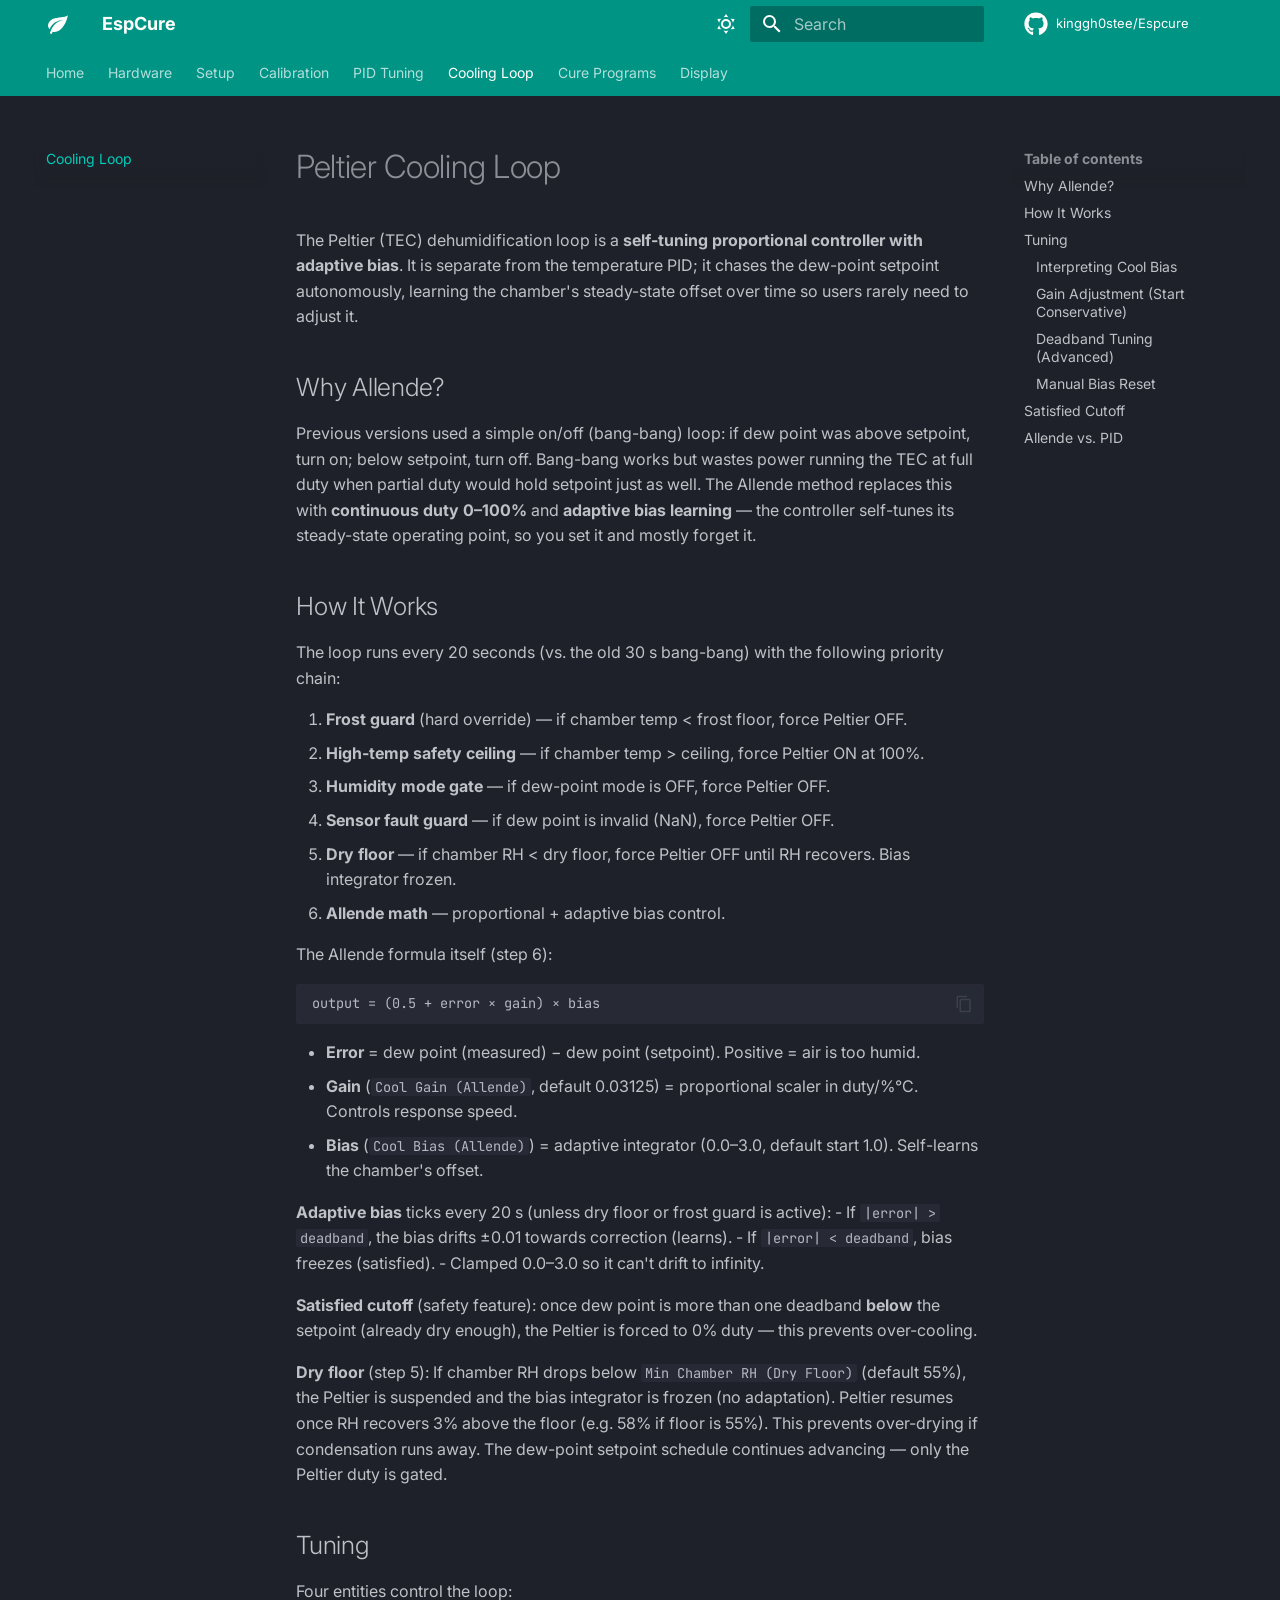
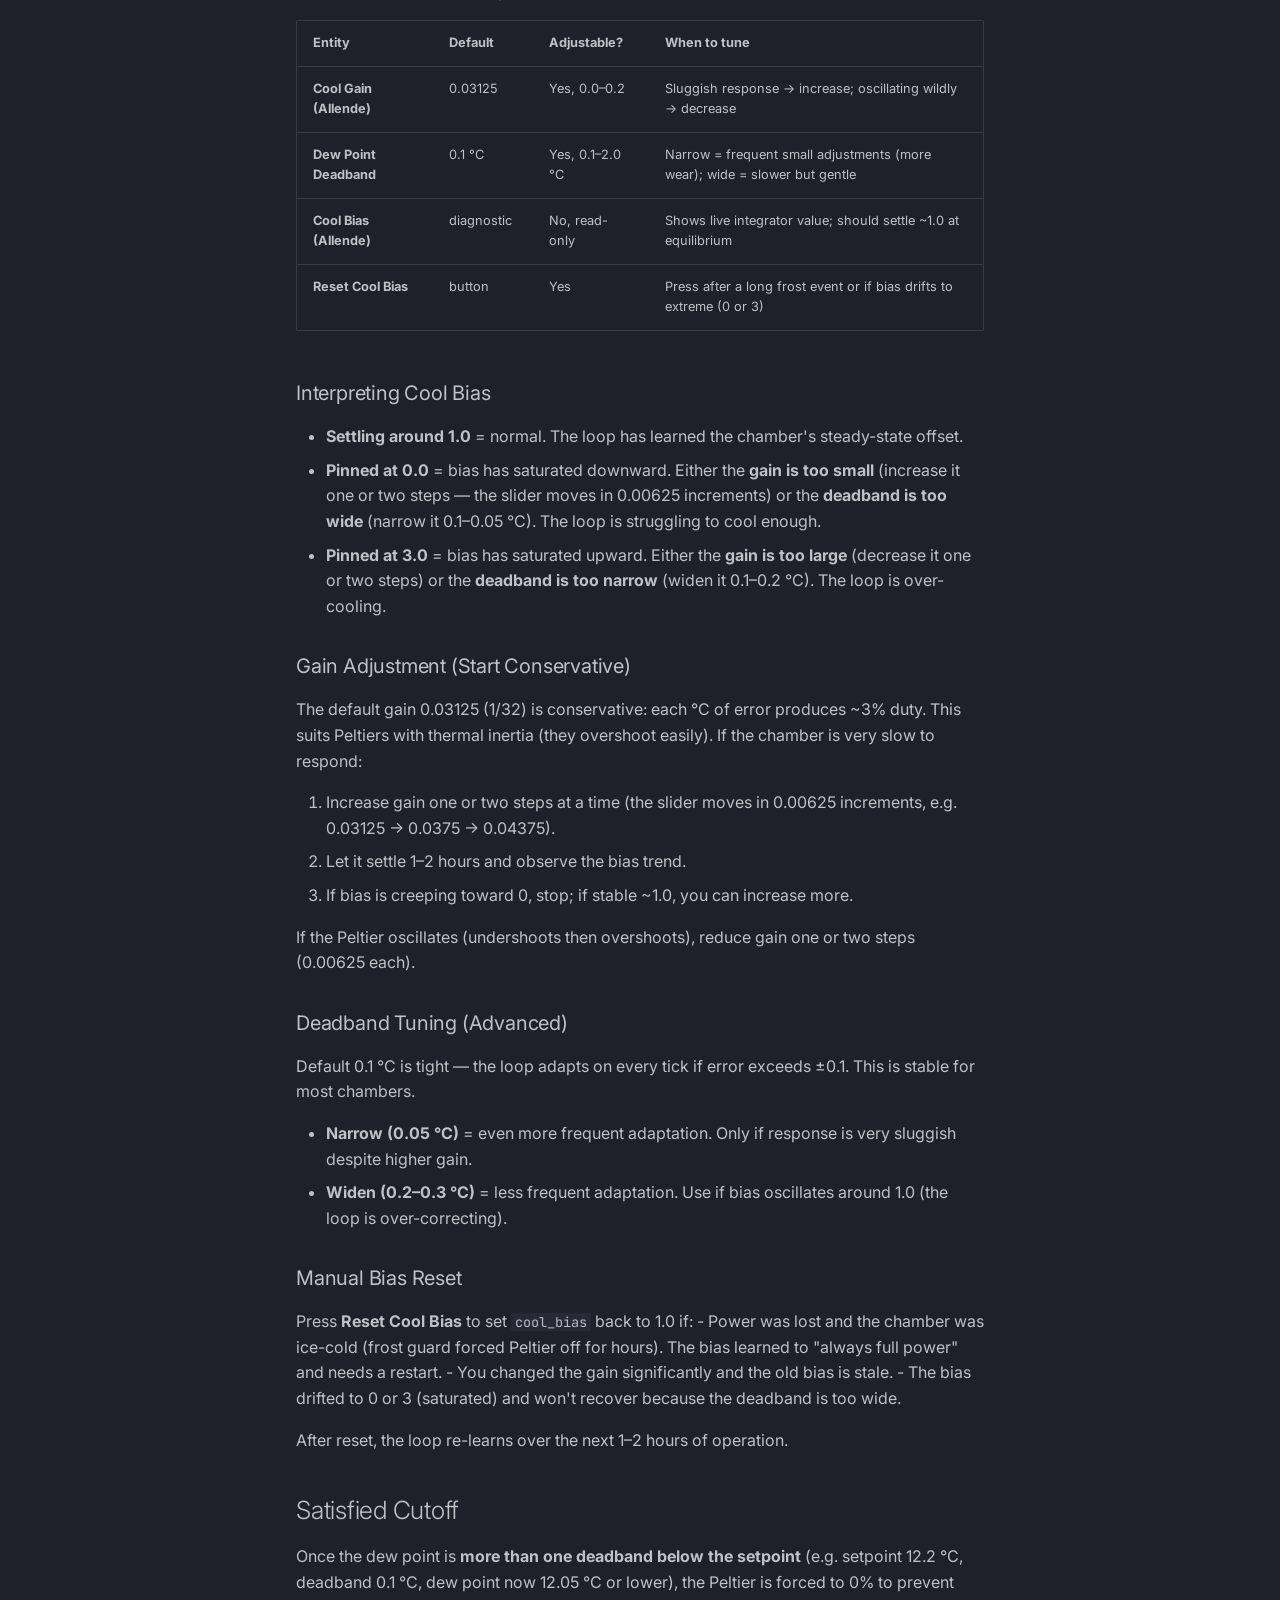
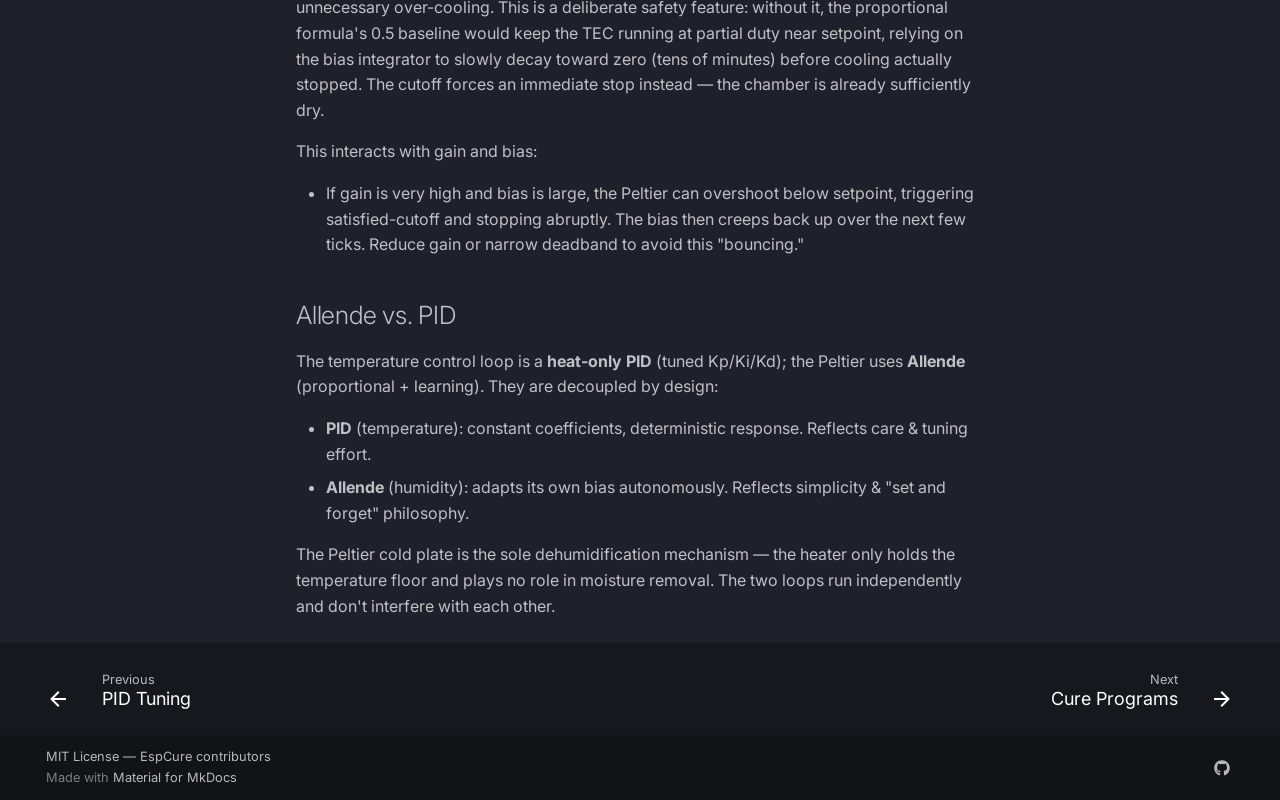
<file: cooling-loop/index.html>
<!doctype html>
<html lang="en" class="no-js">
  <head>
    
      <meta charset="utf-8">
      <meta name="viewport" content="width=device-width,initial-scale=1">
      
        <meta name="description" content="Open-source DIY cannabis curing chamber controller — ESP32-C6 + ESPHome">
      
      
      
        <link rel="canonical" href="https://kinggh0stee.github.io/Espcure/cooling-loop/">
      
      
        <link rel="prev" href="../pid-tuning/">
      
      
        <link rel="next" href="../cure-programs/">
      
      
        
      
      
      <link rel="icon" href="../assets/favicon.svg">
      <meta name="generator" content="mkdocs-1.6.1, mkdocs-material-9.7.7">
    
    
      
        <title>Cooling Loop - EspCure</title>
      
    
    
      <link rel="stylesheet" href="../assets/stylesheets/main.ec1eaa64.min.css">
      
        
        <link rel="stylesheet" href="../assets/stylesheets/palette.ab4e12ef.min.css">
      
      


    
    
      
    
    
      
        
        
        <link rel="preconnect" href="https://fonts.gstatic.com" crossorigin>
        <link rel="stylesheet" href="https://fonts.googleapis.com/css?family=Inter:300,300i,400,400i,700,700i%7CJetBrains+Mono:400,400i,700,700i&display=fallback">
        <style>:root{--md-text-font:"Inter";--md-code-font:"JetBrains Mono"}</style>
      
    
    
      <link rel="stylesheet" href="../stylesheets/extra.css">
    
    <script>__md_scope=new URL("..",location),__md_hash=e=>[...e].reduce(((e,_)=>(e<<5)-e+_.charCodeAt(0)),0),__md_get=(e,_=localStorage,t=__md_scope)=>JSON.parse(_.getItem(t.pathname+"."+e)),__md_set=(e,_,t=localStorage,a=__md_scope)=>{try{t.setItem(a.pathname+"."+e,JSON.stringify(_))}catch(e){}}</script>
    
      

    
    
  </head>
  
  
    
    
      
    
    
    
    
    <body dir="ltr" data-md-color-scheme="slate" data-md-color-primary="teal" data-md-color-accent="amber">
  
    
    <input class="md-toggle" data-md-toggle="drawer" type="checkbox" id="__drawer" autocomplete="off">
    <input class="md-toggle" data-md-toggle="search" type="checkbox" id="__search" autocomplete="off">
    <label class="md-overlay" for="__drawer"></label>
    <div data-md-component="skip">
      
        
        <a href="#peltier-cooling-loop" class="md-skip">
          Skip to content
        </a>
      
    </div>
    <div data-md-component="announce">
      
    </div>
    
    
      

<header class="md-header" data-md-component="header">
  <nav class="md-header__inner md-grid" aria-label="Header">
    <a href=".." title="EspCure" class="md-header__button md-logo" aria-label="EspCure" data-md-component="logo">
      
  
  <svg xmlns="http://www.w3.org/2000/svg" viewBox="0 0 24 24"><path d="M17 8C8 10 5.9 16.17 3.82 21.34l1.89.66.95-2.3c.48.17.98.3 1.34.3C19 20 22 3 22 3c-1 2-8 2.25-13 3.25S2 11.5 2 13.5s1.75 3.75 1.75 3.75C7 8 17 8 17 8"/></svg>

    </a>
    <label class="md-header__button md-icon" for="__drawer">
      
      <svg xmlns="http://www.w3.org/2000/svg" viewBox="0 0 24 24"><path d="M3 6h18v2H3zm0 5h18v2H3zm0 5h18v2H3z"/></svg>
    </label>
    <div class="md-header__title" data-md-component="header-title">
      <div class="md-header__ellipsis">
        <div class="md-header__topic">
          <span class="md-ellipsis">
            EspCure
          </span>
        </div>
        <div class="md-header__topic" data-md-component="header-topic">
          <span class="md-ellipsis">
            
              Cooling Loop
            
          </span>
        </div>
      </div>
    </div>
    
      
        <form class="md-header__option" data-md-component="palette">
  
    
    
    
    <input class="md-option" data-md-color-media="" data-md-color-scheme="slate" data-md-color-primary="teal" data-md-color-accent="amber"  aria-label="Switch to light mode"  type="radio" name="__palette" id="__palette_0">
    
      <label class="md-header__button md-icon" title="Switch to light mode" for="__palette_1" hidden>
        <svg xmlns="http://www.w3.org/2000/svg" viewBox="0 0 24 24"><path d="M12 7a5 5 0 0 1 5 5 5 5 0 0 1-5 5 5 5 0 0 1-5-5 5 5 0 0 1 5-5m0 2a3 3 0 0 0-3 3 3 3 0 0 0 3 3 3 3 0 0 0 3-3 3 3 0 0 0-3-3m0-7 2.39 3.42C13.65 5.15 12.84 5 12 5s-1.65.15-2.39.42zM3.34 7l4.16-.35A7.2 7.2 0 0 0 5.94 8.5c-.44.74-.69 1.5-.83 2.29zm.02 10 1.76-3.77a7.131 7.131 0 0 0 2.38 4.14zM20.65 7l-1.77 3.79a7.02 7.02 0 0 0-2.38-4.15zm-.01 10-4.14.36c.59-.51 1.12-1.14 1.54-1.86.42-.73.69-1.5.83-2.29zM12 22l-2.41-3.44c.74.27 1.55.44 2.41.44.82 0 1.63-.17 2.37-.44z"/></svg>
      </label>
    
  
    
    
    
    <input class="md-option" data-md-color-media="" data-md-color-scheme="default" data-md-color-primary="teal" data-md-color-accent="amber"  aria-label="Switch to dark mode"  type="radio" name="__palette" id="__palette_1">
    
      <label class="md-header__button md-icon" title="Switch to dark mode" for="__palette_0" hidden>
        <svg xmlns="http://www.w3.org/2000/svg" viewBox="0 0 24 24"><path d="m17.75 4.09-2.53 1.94.91 3.06-2.63-1.81-2.63 1.81.91-3.06-2.53-1.94L12.44 4l1.06-3 1.06 3zm3.5 6.91-1.64 1.25.59 1.98-1.7-1.17-1.7 1.17.59-1.98L15.75 11l2.06-.05L18.5 9l.69 1.95zm-2.28 4.95c.83-.08 1.72 1.1 1.19 1.85-.32.45-.66.87-1.08 1.27C15.17 23 8.84 23 4.94 19.07c-3.91-3.9-3.91-10.24 0-14.14.4-.4.82-.76 1.27-1.08.75-.53 1.93.36 1.85 1.19-.27 2.86.69 5.83 2.89 8.02a9.96 9.96 0 0 0 8.02 2.89m-1.64 2.02a12.08 12.08 0 0 1-7.8-3.47c-2.17-2.19-3.33-5-3.49-7.82-2.81 3.14-2.7 7.96.31 10.98 3.02 3.01 7.84 3.12 10.98.31"/></svg>
      </label>
    
  
</form>
      
    
    
      <script>var palette=__md_get("__palette");if(palette&&palette.color){if("(prefers-color-scheme)"===palette.color.media){var media=matchMedia("(prefers-color-scheme: light)"),input=document.querySelector(media.matches?"[data-md-color-media='(prefers-color-scheme: light)']":"[data-md-color-media='(prefers-color-scheme: dark)']");palette.color.media=input.getAttribute("data-md-color-media"),palette.color.scheme=input.getAttribute("data-md-color-scheme"),palette.color.primary=input.getAttribute("data-md-color-primary"),palette.color.accent=input.getAttribute("data-md-color-accent")}for(var[key,value]of Object.entries(palette.color))document.body.setAttribute("data-md-color-"+key,value)}</script>
    
    
    
      
      
        <label class="md-header__button md-icon" for="__search">
          
          <svg xmlns="http://www.w3.org/2000/svg" viewBox="0 0 24 24"><path d="M9.5 3A6.5 6.5 0 0 1 16 9.5c0 1.61-.59 3.09-1.56 4.23l.27.27h.79l5 5-1.5 1.5-5-5v-.79l-.27-.27A6.52 6.52 0 0 1 9.5 16 6.5 6.5 0 0 1 3 9.5 6.5 6.5 0 0 1 9.5 3m0 2C7 5 5 7 5 9.5S7 14 9.5 14 14 12 14 9.5 12 5 9.5 5"/></svg>
        </label>
        <div class="md-search" data-md-component="search" role="dialog">
  <label class="md-search__overlay" for="__search"></label>
  <div class="md-search__inner" role="search">
    <form class="md-search__form" name="search">
      <input type="text" class="md-search__input" name="query" aria-label="Search" placeholder="Search" autocapitalize="off" autocorrect="off" autocomplete="off" spellcheck="false" data-md-component="search-query" required>
      <label class="md-search__icon md-icon" for="__search">
        
        <svg xmlns="http://www.w3.org/2000/svg" viewBox="0 0 24 24"><path d="M9.5 3A6.5 6.5 0 0 1 16 9.5c0 1.61-.59 3.09-1.56 4.23l.27.27h.79l5 5-1.5 1.5-5-5v-.79l-.27-.27A6.52 6.52 0 0 1 9.5 16 6.5 6.5 0 0 1 3 9.5 6.5 6.5 0 0 1 9.5 3m0 2C7 5 5 7 5 9.5S7 14 9.5 14 14 12 14 9.5 12 5 9.5 5"/></svg>
        
        <svg xmlns="http://www.w3.org/2000/svg" viewBox="0 0 24 24"><path d="M20 11v2H8l5.5 5.5-1.42 1.42L4.16 12l7.92-7.92L13.5 5.5 8 11z"/></svg>
      </label>
      <nav class="md-search__options" aria-label="Search">
        
        <button type="reset" class="md-search__icon md-icon" title="Clear" aria-label="Clear" tabindex="-1">
          
          <svg xmlns="http://www.w3.org/2000/svg" viewBox="0 0 24 24"><path d="M19 6.41 17.59 5 12 10.59 6.41 5 5 6.41 10.59 12 5 17.59 6.41 19 12 13.41 17.59 19 19 17.59 13.41 12z"/></svg>
        </button>
      </nav>
      
        <div class="md-search__suggest" data-md-component="search-suggest"></div>
      
    </form>
    <div class="md-search__output">
      <div class="md-search__scrollwrap" tabindex="0" data-md-scrollfix>
        <div class="md-search-result" data-md-component="search-result">
          <div class="md-search-result__meta">
            Initializing search
          </div>
          <ol class="md-search-result__list" role="presentation"></ol>
        </div>
      </div>
    </div>
  </div>
</div>
      
    
    
      <div class="md-header__source">
        <a href="https://github.com/kinggh0stee/Espcure" title="Go to repository" class="md-source" data-md-component="source">
  <div class="md-source__icon md-icon">
    
    <svg xmlns="http://www.w3.org/2000/svg" viewBox="0 0 512 512"><!--! Font Awesome Free 7.1.0 by @fontawesome - https://fontawesome.com License - https://fontawesome.com/license/free (Icons: CC BY 4.0, Fonts: SIL OFL 1.1, Code: MIT License) Copyright 2025 Fonticons, Inc.--><path d="M173.9 397.4c0 2-2.3 3.6-5.2 3.6-3.3.3-5.6-1.3-5.6-3.6 0-2 2.3-3.6 5.2-3.6 3-.3 5.6 1.3 5.6 3.6m-31.1-4.5c-.7 2 1.3 4.3 4.3 4.9 2.6 1 5.6 0 6.2-2s-1.3-4.3-4.3-5.2c-2.6-.7-5.5.3-6.2 2.3m44.2-1.7c-2.9.7-4.9 2.6-4.6 4.9.3 2 2.9 3.3 5.9 2.6 2.9-.7 4.9-2.6 4.6-4.6-.3-1.9-3-3.2-5.9-2.9M252.8 8C114.1 8 8 113.3 8 252c0 110.9 69.8 205.8 169.5 239.2 12.8 2.3 17.3-5.6 17.3-12.1 0-6.2-.3-40.4-.3-61.4 0 0-70 15-84.7-29.8 0 0-11.4-29.1-27.8-36.6 0 0-22.9-15.7 1.6-15.4 0 0 24.9 2 38.6 25.8 21.9 38.6 58.6 27.5 72.9 20.9 2.3-16 8.8-27.1 16-33.7-55.9-6.2-112.3-14.3-112.3-110.5 0-27.5 7.6-41.3 23.6-58.9-2.6-6.5-11.1-33.3 2.6-67.9 20.9-6.5 69 27 69 27 20-5.6 41.5-8.5 62.8-8.5s42.8 2.9 62.8 8.5c0 0 48.1-33.6 69-27 13.7 34.7 5.2 61.4 2.6 67.9 16 17.7 25.8 31.5 25.8 58.9 0 96.5-58.9 104.2-114.8 110.5 9.2 7.9 17 22.9 17 46.4 0 33.7-.3 75.4-.3 83.6 0 6.5 4.6 14.4 17.3 12.1C436.2 457.8 504 362.9 504 252 504 113.3 391.5 8 252.8 8M105.2 352.9c-1.3 1-1 3.3.7 5.2 1.6 1.6 3.9 2.3 5.2 1 1.3-1 1-3.3-.7-5.2-1.6-1.6-3.9-2.3-5.2-1m-10.8-8.1c-.7 1.3.3 2.9 2.3 3.9 1.6 1 3.6.7 4.3-.7.7-1.3-.3-2.9-2.3-3.9-2-.6-3.6-.3-4.3.7m32.4 35.6c-1.6 1.3-1 4.3 1.3 6.2 2.3 2.3 5.2 2.6 6.5 1 1.3-1.3.7-4.3-1.3-6.2-2.2-2.3-5.2-2.6-6.5-1m-11.4-14.7c-1.6 1-1.6 3.6 0 5.9s4.3 3.3 5.6 2.3c1.6-1.3 1.6-3.9 0-6.2-1.4-2.3-4-3.3-5.6-2"/></svg>
  </div>
  <div class="md-source__repository">
    kinggh0stee/Espcure
  </div>
</a>
      </div>
    
  </nav>
  
</header>
    
    <div class="md-container" data-md-component="container">
      
      
        
          
            
<nav class="md-tabs" aria-label="Tabs" data-md-component="tabs">
  <div class="md-grid">
    <ul class="md-tabs__list">
      
        
  
  
  
  
    <li class="md-tabs__item">
      <a href=".." class="md-tabs__link">
        
  
  
    
  
  Home

      </a>
    </li>
  

      
        
  
  
  
  
    <li class="md-tabs__item">
      <a href="../hardware/" class="md-tabs__link">
        
  
  
    
  
  Hardware

      </a>
    </li>
  

      
        
  
  
  
  
    <li class="md-tabs__item">
      <a href="../setup/" class="md-tabs__link">
        
  
  
    
  
  Setup

      </a>
    </li>
  

      
        
  
  
  
  
    <li class="md-tabs__item">
      <a href="../calibration/" class="md-tabs__link">
        
  
  
    
  
  Calibration

      </a>
    </li>
  

      
        
  
  
  
  
    <li class="md-tabs__item">
      <a href="../pid-tuning/" class="md-tabs__link">
        
  
  
    
  
  PID Tuning

      </a>
    </li>
  

      
        
  
  
  
    
  
  
    <li class="md-tabs__item md-tabs__item--active">
      <a href="./" class="md-tabs__link">
        
  
  
    
  
  Cooling Loop

      </a>
    </li>
  

      
        
  
  
  
  
    <li class="md-tabs__item">
      <a href="../cure-programs/" class="md-tabs__link">
        
  
  
    
  
  Cure Programs

      </a>
    </li>
  

      
        
  
  
  
  
    <li class="md-tabs__item">
      <a href="../display-plan/" class="md-tabs__link">
        
  
  
    
  
  Display

      </a>
    </li>
  

      
    </ul>
  </div>
</nav>
          
        
      
      <main class="md-main" data-md-component="main">
        <div class="md-main__inner md-grid">
          
            
              
              <div class="md-sidebar md-sidebar--primary" data-md-component="sidebar" data-md-type="navigation" >
                <div class="md-sidebar__scrollwrap">
                  <div class="md-sidebar__inner">
                    


  


<nav class="md-nav md-nav--primary md-nav--lifted" aria-label="Navigation" data-md-level="0">
  <label class="md-nav__title" for="__drawer">
    <a href=".." title="EspCure" class="md-nav__button md-logo" aria-label="EspCure" data-md-component="logo">
      
  
  <svg xmlns="http://www.w3.org/2000/svg" viewBox="0 0 24 24"><path d="M17 8C8 10 5.9 16.17 3.82 21.34l1.89.66.95-2.3c.48.17.98.3 1.34.3C19 20 22 3 22 3c-1 2-8 2.25-13 3.25S2 11.5 2 13.5s1.75 3.75 1.75 3.75C7 8 17 8 17 8"/></svg>

    </a>
    EspCure
  </label>
  
    <div class="md-nav__source">
      <a href="https://github.com/kinggh0stee/Espcure" title="Go to repository" class="md-source" data-md-component="source">
  <div class="md-source__icon md-icon">
    
    <svg xmlns="http://www.w3.org/2000/svg" viewBox="0 0 512 512"><!--! Font Awesome Free 7.1.0 by @fontawesome - https://fontawesome.com License - https://fontawesome.com/license/free (Icons: CC BY 4.0, Fonts: SIL OFL 1.1, Code: MIT License) Copyright 2025 Fonticons, Inc.--><path d="M173.9 397.4c0 2-2.3 3.6-5.2 3.6-3.3.3-5.6-1.3-5.6-3.6 0-2 2.3-3.6 5.2-3.6 3-.3 5.6 1.3 5.6 3.6m-31.1-4.5c-.7 2 1.3 4.3 4.3 4.9 2.6 1 5.6 0 6.2-2s-1.3-4.3-4.3-5.2c-2.6-.7-5.5.3-6.2 2.3m44.2-1.7c-2.9.7-4.9 2.6-4.6 4.9.3 2 2.9 3.3 5.9 2.6 2.9-.7 4.9-2.6 4.6-4.6-.3-1.9-3-3.2-5.9-2.9M252.8 8C114.1 8 8 113.3 8 252c0 110.9 69.8 205.8 169.5 239.2 12.8 2.3 17.3-5.6 17.3-12.1 0-6.2-.3-40.4-.3-61.4 0 0-70 15-84.7-29.8 0 0-11.4-29.1-27.8-36.6 0 0-22.9-15.7 1.6-15.4 0 0 24.9 2 38.6 25.8 21.9 38.6 58.6 27.5 72.9 20.9 2.3-16 8.8-27.1 16-33.7-55.9-6.2-112.3-14.3-112.3-110.5 0-27.5 7.6-41.3 23.6-58.9-2.6-6.5-11.1-33.3 2.6-67.9 20.9-6.5 69 27 69 27 20-5.6 41.5-8.5 62.8-8.5s42.8 2.9 62.8 8.5c0 0 48.1-33.6 69-27 13.7 34.7 5.2 61.4 2.6 67.9 16 17.7 25.8 31.5 25.8 58.9 0 96.5-58.9 104.2-114.8 110.5 9.2 7.9 17 22.9 17 46.4 0 33.7-.3 75.4-.3 83.6 0 6.5 4.6 14.4 17.3 12.1C436.2 457.8 504 362.9 504 252 504 113.3 391.5 8 252.8 8M105.2 352.9c-1.3 1-1 3.3.7 5.2 1.6 1.6 3.9 2.3 5.2 1 1.3-1 1-3.3-.7-5.2-1.6-1.6-3.9-2.3-5.2-1m-10.8-8.1c-.7 1.3.3 2.9 2.3 3.9 1.6 1 3.6.7 4.3-.7.7-1.3-.3-2.9-2.3-3.9-2-.6-3.6-.3-4.3.7m32.4 35.6c-1.6 1.3-1 4.3 1.3 6.2 2.3 2.3 5.2 2.6 6.5 1 1.3-1.3.7-4.3-1.3-6.2-2.2-2.3-5.2-2.6-6.5-1m-11.4-14.7c-1.6 1-1.6 3.6 0 5.9s4.3 3.3 5.6 2.3c1.6-1.3 1.6-3.9 0-6.2-1.4-2.3-4-3.3-5.6-2"/></svg>
  </div>
  <div class="md-source__repository">
    kinggh0stee/Espcure
  </div>
</a>
    </div>
  
  <ul class="md-nav__list" data-md-scrollfix>
    
      
      
  
  
  
  
    <li class="md-nav__item">
      <a href=".." class="md-nav__link">
        
  
  
  <span class="md-ellipsis">
    
  
    Home
  

    
  </span>
  
  

      </a>
    </li>
  

    
      
      
  
  
  
  
    <li class="md-nav__item">
      <a href="../hardware/" class="md-nav__link">
        
  
  
  <span class="md-ellipsis">
    
  
    Hardware
  

    
  </span>
  
  

      </a>
    </li>
  

    
      
      
  
  
  
  
    <li class="md-nav__item">
      <a href="../setup/" class="md-nav__link">
        
  
  
  <span class="md-ellipsis">
    
  
    Setup
  

    
  </span>
  
  

      </a>
    </li>
  

    
      
      
  
  
  
  
    <li class="md-nav__item">
      <a href="../calibration/" class="md-nav__link">
        
  
  
  <span class="md-ellipsis">
    
  
    Calibration
  

    
  </span>
  
  

      </a>
    </li>
  

    
      
      
  
  
  
  
    <li class="md-nav__item">
      <a href="../pid-tuning/" class="md-nav__link">
        
  
  
  <span class="md-ellipsis">
    
  
    PID Tuning
  

    
  </span>
  
  

      </a>
    </li>
  

    
      
      
  
  
    
  
  
  
    <li class="md-nav__item md-nav__item--active">
      
      <input class="md-nav__toggle md-toggle" type="checkbox" id="__toc">
      
      
        
      
      
        <label class="md-nav__link md-nav__link--active" for="__toc">
          
  
  
  <span class="md-ellipsis">
    
  
    Cooling Loop
  

    
  </span>
  
  

          <span class="md-nav__icon md-icon"></span>
        </label>
      
      <a href="./" class="md-nav__link md-nav__link--active">
        
  
  
  <span class="md-ellipsis">
    
  
    Cooling Loop
  

    
  </span>
  
  

      </a>
      
        

<nav class="md-nav md-nav--secondary" aria-label="Table of contents">
  
  
  
    
  
  
    <label class="md-nav__title" for="__toc">
      <span class="md-nav__icon md-icon"></span>
      Table of contents
    </label>
    <ul class="md-nav__list" data-md-component="toc" data-md-scrollfix>
      
        <li class="md-nav__item">
  <a href="#why-allende" class="md-nav__link">
    <span class="md-ellipsis">
      
        Why Allende?
      
    </span>
  </a>
  
</li>
      
        <li class="md-nav__item">
  <a href="#how-it-works" class="md-nav__link">
    <span class="md-ellipsis">
      
        How It Works
      
    </span>
  </a>
  
</li>
      
        <li class="md-nav__item">
  <a href="#tuning" class="md-nav__link">
    <span class="md-ellipsis">
      
        Tuning
      
    </span>
  </a>
  
    <nav class="md-nav" aria-label="Tuning">
      <ul class="md-nav__list">
        
          <li class="md-nav__item">
  <a href="#interpreting-cool-bias" class="md-nav__link">
    <span class="md-ellipsis">
      
        Interpreting Cool Bias
      
    </span>
  </a>
  
</li>
        
          <li class="md-nav__item">
  <a href="#gain-adjustment-start-conservative" class="md-nav__link">
    <span class="md-ellipsis">
      
        Gain Adjustment (Start Conservative)
      
    </span>
  </a>
  
</li>
        
          <li class="md-nav__item">
  <a href="#deadband-tuning-advanced" class="md-nav__link">
    <span class="md-ellipsis">
      
        Deadband Tuning (Advanced)
      
    </span>
  </a>
  
</li>
        
          <li class="md-nav__item">
  <a href="#manual-bias-reset" class="md-nav__link">
    <span class="md-ellipsis">
      
        Manual Bias Reset
      
    </span>
  </a>
  
</li>
        
      </ul>
    </nav>
  
</li>
      
        <li class="md-nav__item">
  <a href="#satisfied-cutoff" class="md-nav__link">
    <span class="md-ellipsis">
      
        Satisfied Cutoff
      
    </span>
  </a>
  
</li>
      
        <li class="md-nav__item">
  <a href="#allende-vs-pid" class="md-nav__link">
    <span class="md-ellipsis">
      
        Allende vs. PID
      
    </span>
  </a>
  
</li>
      
    </ul>
  
</nav>
      
    </li>
  

    
      
      
  
  
  
  
    <li class="md-nav__item">
      <a href="../cure-programs/" class="md-nav__link">
        
  
  
  <span class="md-ellipsis">
    
  
    Cure Programs
  

    
  </span>
  
  

      </a>
    </li>
  

    
      
      
  
  
  
  
    <li class="md-nav__item">
      <a href="../display-plan/" class="md-nav__link">
        
  
  
  <span class="md-ellipsis">
    
  
    Display
  

    
  </span>
  
  

      </a>
    </li>
  

    
  </ul>
</nav>
                  </div>
                </div>
              </div>
            
            
              
              <div class="md-sidebar md-sidebar--secondary" data-md-component="sidebar" data-md-type="toc" >
                <div class="md-sidebar__scrollwrap">
                  <div class="md-sidebar__inner">
                    

<nav class="md-nav md-nav--secondary" aria-label="Table of contents">
  
  
  
    
  
  
    <label class="md-nav__title" for="__toc">
      <span class="md-nav__icon md-icon"></span>
      Table of contents
    </label>
    <ul class="md-nav__list" data-md-component="toc" data-md-scrollfix>
      
        <li class="md-nav__item">
  <a href="#why-allende" class="md-nav__link">
    <span class="md-ellipsis">
      
        Why Allende?
      
    </span>
  </a>
  
</li>
      
        <li class="md-nav__item">
  <a href="#how-it-works" class="md-nav__link">
    <span class="md-ellipsis">
      
        How It Works
      
    </span>
  </a>
  
</li>
      
        <li class="md-nav__item">
  <a href="#tuning" class="md-nav__link">
    <span class="md-ellipsis">
      
        Tuning
      
    </span>
  </a>
  
    <nav class="md-nav" aria-label="Tuning">
      <ul class="md-nav__list">
        
          <li class="md-nav__item">
  <a href="#interpreting-cool-bias" class="md-nav__link">
    <span class="md-ellipsis">
      
        Interpreting Cool Bias
      
    </span>
  </a>
  
</li>
        
          <li class="md-nav__item">
  <a href="#gain-adjustment-start-conservative" class="md-nav__link">
    <span class="md-ellipsis">
      
        Gain Adjustment (Start Conservative)
      
    </span>
  </a>
  
</li>
        
          <li class="md-nav__item">
  <a href="#deadband-tuning-advanced" class="md-nav__link">
    <span class="md-ellipsis">
      
        Deadband Tuning (Advanced)
      
    </span>
  </a>
  
</li>
        
          <li class="md-nav__item">
  <a href="#manual-bias-reset" class="md-nav__link">
    <span class="md-ellipsis">
      
        Manual Bias Reset
      
    </span>
  </a>
  
</li>
        
      </ul>
    </nav>
  
</li>
      
        <li class="md-nav__item">
  <a href="#satisfied-cutoff" class="md-nav__link">
    <span class="md-ellipsis">
      
        Satisfied Cutoff
      
    </span>
  </a>
  
</li>
      
        <li class="md-nav__item">
  <a href="#allende-vs-pid" class="md-nav__link">
    <span class="md-ellipsis">
      
        Allende vs. PID
      
    </span>
  </a>
  
</li>
      
    </ul>
  
</nav>
                  </div>
                </div>
              </div>
            
          
          
            <div class="md-content" data-md-component="content">
              
              <article class="md-content__inner md-typeset">
                
                  


  
  


<h1 id="peltier-cooling-loop">Peltier Cooling Loop<a class="headerlink" href="#peltier-cooling-loop" title="Permanent link">&para;</a></h1>
<p>The Peltier (TEC) dehumidification loop is a <strong>self-tuning proportional controller with adaptive bias</strong>. It is separate from the temperature PID; it chases the dew-point setpoint autonomously, learning the chamber's steady-state offset over time so users rarely need to adjust it.</p>
<h2 id="why-allende">Why Allende?<a class="headerlink" href="#why-allende" title="Permanent link">&para;</a></h2>
<p>Previous versions used a simple on/off (bang-bang) loop: if dew point was above setpoint, turn on; below setpoint, turn off. Bang-bang works but wastes power running the TEC at full duty when partial duty would hold setpoint just as well. The Allende method replaces this with <strong>continuous duty 0–100%</strong> and <strong>adaptive bias learning</strong> — the controller self-tunes its steady-state operating point, so you set it and mostly forget it.</p>
<h2 id="how-it-works">How It Works<a class="headerlink" href="#how-it-works" title="Permanent link">&para;</a></h2>
<p>The loop runs every 20 seconds (vs. the old 30 s bang-bang) with the following priority chain:</p>
<ol>
<li><strong>Frost guard</strong> (hard override) — if chamber temp &lt; frost floor, force Peltier OFF.</li>
<li><strong>High-temp safety ceiling</strong> — if chamber temp &gt; ceiling, force Peltier ON at 100%.</li>
<li><strong>Humidity mode gate</strong> — if dew-point mode is OFF, force Peltier OFF.</li>
<li><strong>Sensor fault guard</strong> — if dew point is invalid (NaN), force Peltier OFF.</li>
<li><strong>Dry floor</strong> — if chamber RH &lt; dry floor, force Peltier OFF until RH recovers. Bias integrator frozen.</li>
<li><strong>Allende math</strong> — proportional + adaptive bias control.</li>
</ol>
<p>The Allende formula itself (step 6):</p>
<div class="highlight"><pre><span></span><code><a id="__codelineno-0-1" name="__codelineno-0-1" href="#__codelineno-0-1"></a>output = (0.5 + error × gain) × bias
</code></pre></div>
<ul>
<li><strong>Error</strong> = dew point (measured) − dew point (setpoint). Positive = air is too humid.</li>
<li><strong>Gain</strong> (<code>Cool Gain (Allende)</code>, default 0.03125) = proportional scaler in duty/%°C. Controls response speed.</li>
<li><strong>Bias</strong> (<code>Cool Bias (Allende)</code>) = adaptive integrator (0.0–3.0, default start 1.0). Self-learns the chamber's offset.</li>
</ul>
<p><strong>Adaptive bias</strong> ticks every 20 s (unless dry floor or frost guard is active):
- If <code>|error| &gt; deadband</code>, the bias drifts ±0.01 towards correction (learns).
- If <code>|error| &lt; deadband</code>, bias freezes (satisfied).
- Clamped 0.0–3.0 so it can't drift to infinity.</p>
<p><strong>Satisfied cutoff</strong> (safety feature): once dew point is more than one deadband <strong>below</strong> the setpoint (already dry enough), the Peltier is forced to 0% duty — this prevents over-cooling.</p>
<p><strong>Dry floor</strong> (step 5): If chamber RH drops below <code>Min Chamber RH (Dry Floor)</code> (default 55%), the Peltier is suspended and the bias integrator is frozen (no adaptation). Peltier resumes once RH recovers 3% above the floor (e.g. 58% if floor is 55%). This prevents over-drying if condensation runs away. The dew-point setpoint schedule continues advancing — only the Peltier duty is gated.</p>
<h2 id="tuning">Tuning<a class="headerlink" href="#tuning" title="Permanent link">&para;</a></h2>
<p>Four entities control the loop:</p>
<table>
<thead>
<tr>
<th>Entity</th>
<th>Default</th>
<th>Adjustable?</th>
<th>When to tune</th>
</tr>
</thead>
<tbody>
<tr>
<td><strong>Cool Gain (Allende)</strong></td>
<td>0.03125</td>
<td>Yes, 0.0–0.2</td>
<td>Sluggish response → increase; oscillating wildly → decrease</td>
</tr>
<tr>
<td><strong>Dew Point Deadband</strong></td>
<td>0.1 °C</td>
<td>Yes, 0.1–2.0 °C</td>
<td>Narrow = frequent small adjustments (more wear); wide = slower but gentle</td>
</tr>
<tr>
<td><strong>Cool Bias (Allende)</strong></td>
<td>diagnostic</td>
<td>No, read-only</td>
<td>Shows live integrator value; should settle ~1.0 at equilibrium</td>
</tr>
<tr>
<td><strong>Reset Cool Bias</strong></td>
<td>button</td>
<td>Yes</td>
<td>Press after a long frost event or if bias drifts to extreme (0 or 3)</td>
</tr>
</tbody>
</table>
<h3 id="interpreting-cool-bias">Interpreting Cool Bias<a class="headerlink" href="#interpreting-cool-bias" title="Permanent link">&para;</a></h3>
<ul>
<li><strong>Settling around 1.0</strong> = normal. The loop has learned the chamber's steady-state offset.</li>
<li><strong>Pinned at 0.0</strong> = bias has saturated downward. Either the <strong>gain is too small</strong> (increase it one or two steps — the slider moves in 0.00625 increments) or the <strong>deadband is too wide</strong> (narrow it 0.1–0.05 °C). The loop is struggling to cool enough.</li>
<li><strong>Pinned at 3.0</strong> = bias has saturated upward. Either the <strong>gain is too large</strong> (decrease it one or two steps) or the <strong>deadband is too narrow</strong> (widen it 0.1–0.2 °C). The loop is over-cooling.</li>
</ul>
<h3 id="gain-adjustment-start-conservative">Gain Adjustment (Start Conservative)<a class="headerlink" href="#gain-adjustment-start-conservative" title="Permanent link">&para;</a></h3>
<p>The default gain 0.03125 (1/32) is conservative: each °C of error produces ~3% duty. This suits Peltiers with thermal inertia (they overshoot easily). If the chamber is very slow to respond:</p>
<ol>
<li>Increase gain one or two steps at a time (the slider moves in 0.00625 increments, e.g. 0.03125 → 0.0375 → 0.04375).</li>
<li>Let it settle 1–2 hours and observe the bias trend.</li>
<li>If bias is creeping toward 0, stop; if stable ~1.0, you can increase more.</li>
</ol>
<p>If the Peltier oscillates (undershoots then overshoots), reduce gain one or two steps (0.00625 each).</p>
<h3 id="deadband-tuning-advanced">Deadband Tuning (Advanced)<a class="headerlink" href="#deadband-tuning-advanced" title="Permanent link">&para;</a></h3>
<p>Default 0.1 °C is tight — the loop adapts on every tick if error exceeds ±0.1. This is stable for most chambers.</p>
<ul>
<li><strong>Narrow (0.05 °C)</strong> = even more frequent adaptation. Only if response is very sluggish despite higher gain.</li>
<li><strong>Widen (0.2–0.3 °C)</strong> = less frequent adaptation. Use if bias oscillates around 1.0 (the loop is over-correcting).</li>
</ul>
<h3 id="manual-bias-reset">Manual Bias Reset<a class="headerlink" href="#manual-bias-reset" title="Permanent link">&para;</a></h3>
<p>Press <strong>Reset Cool Bias</strong> to set <code>cool_bias</code> back to 1.0 if:
- Power was lost and the chamber was ice-cold (frost guard forced Peltier off for hours). The bias learned to "always full power" and needs a restart.
- You changed the gain significantly and the old bias is stale.
- The bias drifted to 0 or 3 (saturated) and won't recover because the deadband is too wide.</p>
<p>After reset, the loop re-learns over the next 1–2 hours of operation.</p>
<h2 id="satisfied-cutoff">Satisfied Cutoff<a class="headerlink" href="#satisfied-cutoff" title="Permanent link">&para;</a></h2>
<p>Once the dew point is <strong>more than one deadband below the setpoint</strong> (e.g. setpoint 12.2 °C, deadband 0.1 °C, dew point now 12.05 °C or lower), the Peltier is forced to 0% to prevent unnecessary over-cooling. This is a deliberate safety feature: without it, the proportional formula's 0.5 baseline would keep the TEC running at partial duty near setpoint, relying on the bias integrator to slowly decay toward zero (tens of minutes) before cooling actually stopped. The cutoff forces an immediate stop instead — the chamber is already sufficiently dry.</p>
<p>This interacts with gain and bias:</p>
<ul>
<li>If gain is very high and bias is large, the Peltier can overshoot below setpoint, triggering satisfied-cutoff and stopping abruptly. The bias then creeps back up over the next few ticks. Reduce gain or narrow deadband to avoid this "bouncing."</li>
</ul>
<h2 id="allende-vs-pid">Allende vs. PID<a class="headerlink" href="#allende-vs-pid" title="Permanent link">&para;</a></h2>
<p>The temperature control loop is a <strong>heat-only PID</strong> (tuned Kp/Ki/Kd); the Peltier uses <strong>Allende</strong> (proportional + learning). They are decoupled by design:</p>
<ul>
<li><strong>PID</strong> (temperature): constant coefficients, deterministic response. Reflects care &amp; tuning effort.</li>
<li><strong>Allende</strong> (humidity): adapts its own bias autonomously. Reflects simplicity &amp; "set and forget" philosophy.</li>
</ul>
<p>The Peltier cold plate is the sole dehumidification mechanism — the heater only holds the temperature floor and plays no role in moisture removal. The two loops run independently and don't interfere with each other.</p>












                
              </article>
            </div>
          
          
<script>var target=document.getElementById(location.hash.slice(1));target&&target.name&&(target.checked=target.name.startsWith("__tabbed_"))</script>
        </div>
        
          <button type="button" class="md-top md-icon" data-md-component="top" hidden>
  
  <svg xmlns="http://www.w3.org/2000/svg" viewBox="0 0 24 24"><path d="M13 20h-2V8l-5.5 5.5-1.42-1.42L12 4.16l7.92 7.92-1.42 1.42L13 8z"/></svg>
  Back to top
</button>
        
      </main>
      
        <footer class="md-footer">
  
    
      
      <nav class="md-footer__inner md-grid" aria-label="Footer" >
        
          
          <a href="../pid-tuning/" class="md-footer__link md-footer__link--prev" aria-label="Previous: PID Tuning">
            <div class="md-footer__button md-icon">
              
              <svg xmlns="http://www.w3.org/2000/svg" viewBox="0 0 24 24"><path d="M20 11v2H8l5.5 5.5-1.42 1.42L4.16 12l7.92-7.92L13.5 5.5 8 11z"/></svg>
            </div>
            <div class="md-footer__title">
              <span class="md-footer__direction">
                Previous
              </span>
              <div class="md-ellipsis">
                PID Tuning
              </div>
            </div>
          </a>
        
        
          
          <a href="../cure-programs/" class="md-footer__link md-footer__link--next" aria-label="Next: Cure Programs">
            <div class="md-footer__title">
              <span class="md-footer__direction">
                Next
              </span>
              <div class="md-ellipsis">
                Cure Programs
              </div>
            </div>
            <div class="md-footer__button md-icon">
              
              <svg xmlns="http://www.w3.org/2000/svg" viewBox="0 0 24 24"><path d="M4 11v2h12l-5.5 5.5 1.42 1.42L19.84 12l-7.92-7.92L10.5 5.5 16 11z"/></svg>
            </div>
          </a>
        
      </nav>
    
  
  <div class="md-footer-meta md-typeset">
    <div class="md-footer-meta__inner md-grid">
      <div class="md-copyright">
  
    <div class="md-copyright__highlight">
      MIT License — EspCure contributors
    </div>
  
  
    Made with
    <a href="https://squidfunk.github.io/mkdocs-material/" target="_blank" rel="noopener">
      Material for MkDocs
    </a>
  
</div>
      
        
<div class="md-social">
  
    
    
    
    
      
      
    
    <a href="https://github.com/kinggh0stee/Espcure" target="_blank" rel="noopener" title="github.com" class="md-social__link">
      <svg xmlns="http://www.w3.org/2000/svg" viewBox="0 0 512 512"><!--! Font Awesome Free 7.1.0 by @fontawesome - https://fontawesome.com License - https://fontawesome.com/license/free (Icons: CC BY 4.0, Fonts: SIL OFL 1.1, Code: MIT License) Copyright 2025 Fonticons, Inc.--><path d="M173.9 397.4c0 2-2.3 3.6-5.2 3.6-3.3.3-5.6-1.3-5.6-3.6 0-2 2.3-3.6 5.2-3.6 3-.3 5.6 1.3 5.6 3.6m-31.1-4.5c-.7 2 1.3 4.3 4.3 4.9 2.6 1 5.6 0 6.2-2s-1.3-4.3-4.3-5.2c-2.6-.7-5.5.3-6.2 2.3m44.2-1.7c-2.9.7-4.9 2.6-4.6 4.9.3 2 2.9 3.3 5.9 2.6 2.9-.7 4.9-2.6 4.6-4.6-.3-1.9-3-3.2-5.9-2.9M252.8 8C114.1 8 8 113.3 8 252c0 110.9 69.8 205.8 169.5 239.2 12.8 2.3 17.3-5.6 17.3-12.1 0-6.2-.3-40.4-.3-61.4 0 0-70 15-84.7-29.8 0 0-11.4-29.1-27.8-36.6 0 0-22.9-15.7 1.6-15.4 0 0 24.9 2 38.6 25.8 21.9 38.6 58.6 27.5 72.9 20.9 2.3-16 8.8-27.1 16-33.7-55.9-6.2-112.3-14.3-112.3-110.5 0-27.5 7.6-41.3 23.6-58.9-2.6-6.5-11.1-33.3 2.6-67.9 20.9-6.5 69 27 69 27 20-5.6 41.5-8.5 62.8-8.5s42.8 2.9 62.8 8.5c0 0 48.1-33.6 69-27 13.7 34.7 5.2 61.4 2.6 67.9 16 17.7 25.8 31.5 25.8 58.9 0 96.5-58.9 104.2-114.8 110.5 9.2 7.9 17 22.9 17 46.4 0 33.7-.3 75.4-.3 83.6 0 6.5 4.6 14.4 17.3 12.1C436.2 457.8 504 362.9 504 252 504 113.3 391.5 8 252.8 8M105.2 352.9c-1.3 1-1 3.3.7 5.2 1.6 1.6 3.9 2.3 5.2 1 1.3-1 1-3.3-.7-5.2-1.6-1.6-3.9-2.3-5.2-1m-10.8-8.1c-.7 1.3.3 2.9 2.3 3.9 1.6 1 3.6.7 4.3-.7.7-1.3-.3-2.9-2.3-3.9-2-.6-3.6-.3-4.3.7m32.4 35.6c-1.6 1.3-1 4.3 1.3 6.2 2.3 2.3 5.2 2.6 6.5 1 1.3-1.3.7-4.3-1.3-6.2-2.2-2.3-5.2-2.6-6.5-1m-11.4-14.7c-1.6 1-1.6 3.6 0 5.9s4.3 3.3 5.6 2.3c1.6-1.3 1.6-3.9 0-6.2-1.4-2.3-4-3.3-5.6-2"/></svg>
    </a>
  
</div>
      
    </div>
  </div>
</footer>
      
    </div>
    <div class="md-dialog" data-md-component="dialog">
      <div class="md-dialog__inner md-typeset"></div>
    </div>
    
      <div class="md-progress" data-md-component="progress" role="progressbar"></div>
    
    
    
      
      
      <script id="__config" type="application/json">{"annotate": null, "base": "..", "features": ["navigation.instant", "navigation.instant.progress", "navigation.tabs", "navigation.top", "navigation.footer", "content.code.copy", "content.code.annotate", "search.highlight", "search.suggest", "toc.follow"], "search": "../assets/javascripts/workers/search.2c215733.min.js", "tags": null, "translations": {"clipboard.copied": "Copied to clipboard", "clipboard.copy": "Copy to clipboard", "search.result.more.one": "1 more on this page", "search.result.more.other": "# more on this page", "search.result.none": "No matching documents", "search.result.one": "1 matching document", "search.result.other": "# matching documents", "search.result.placeholder": "Type to start searching", "search.result.term.missing": "Missing", "select.version": "Select version"}, "version": null}</script>
    
    
      <script src="../assets/javascripts/bundle.d7400e89.min.js"></script>
      
    
  </body>
</html>
</file>
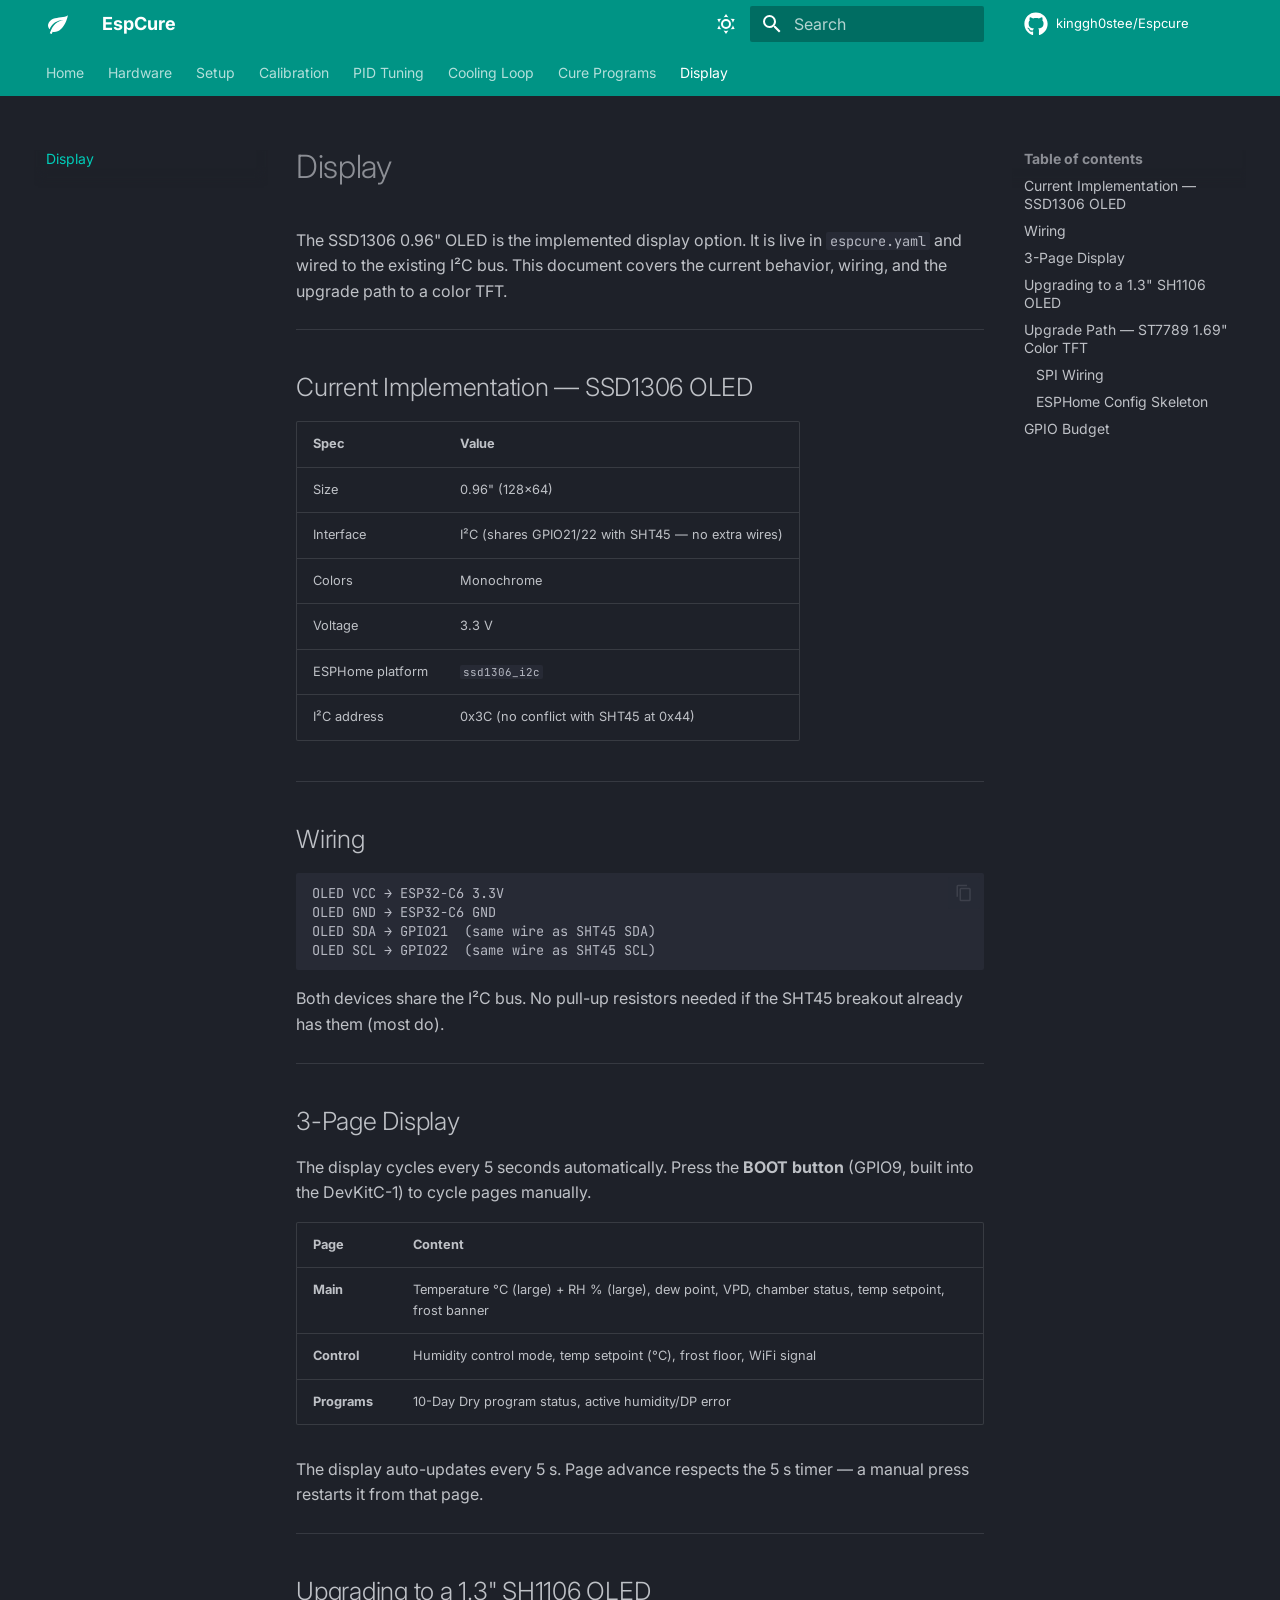
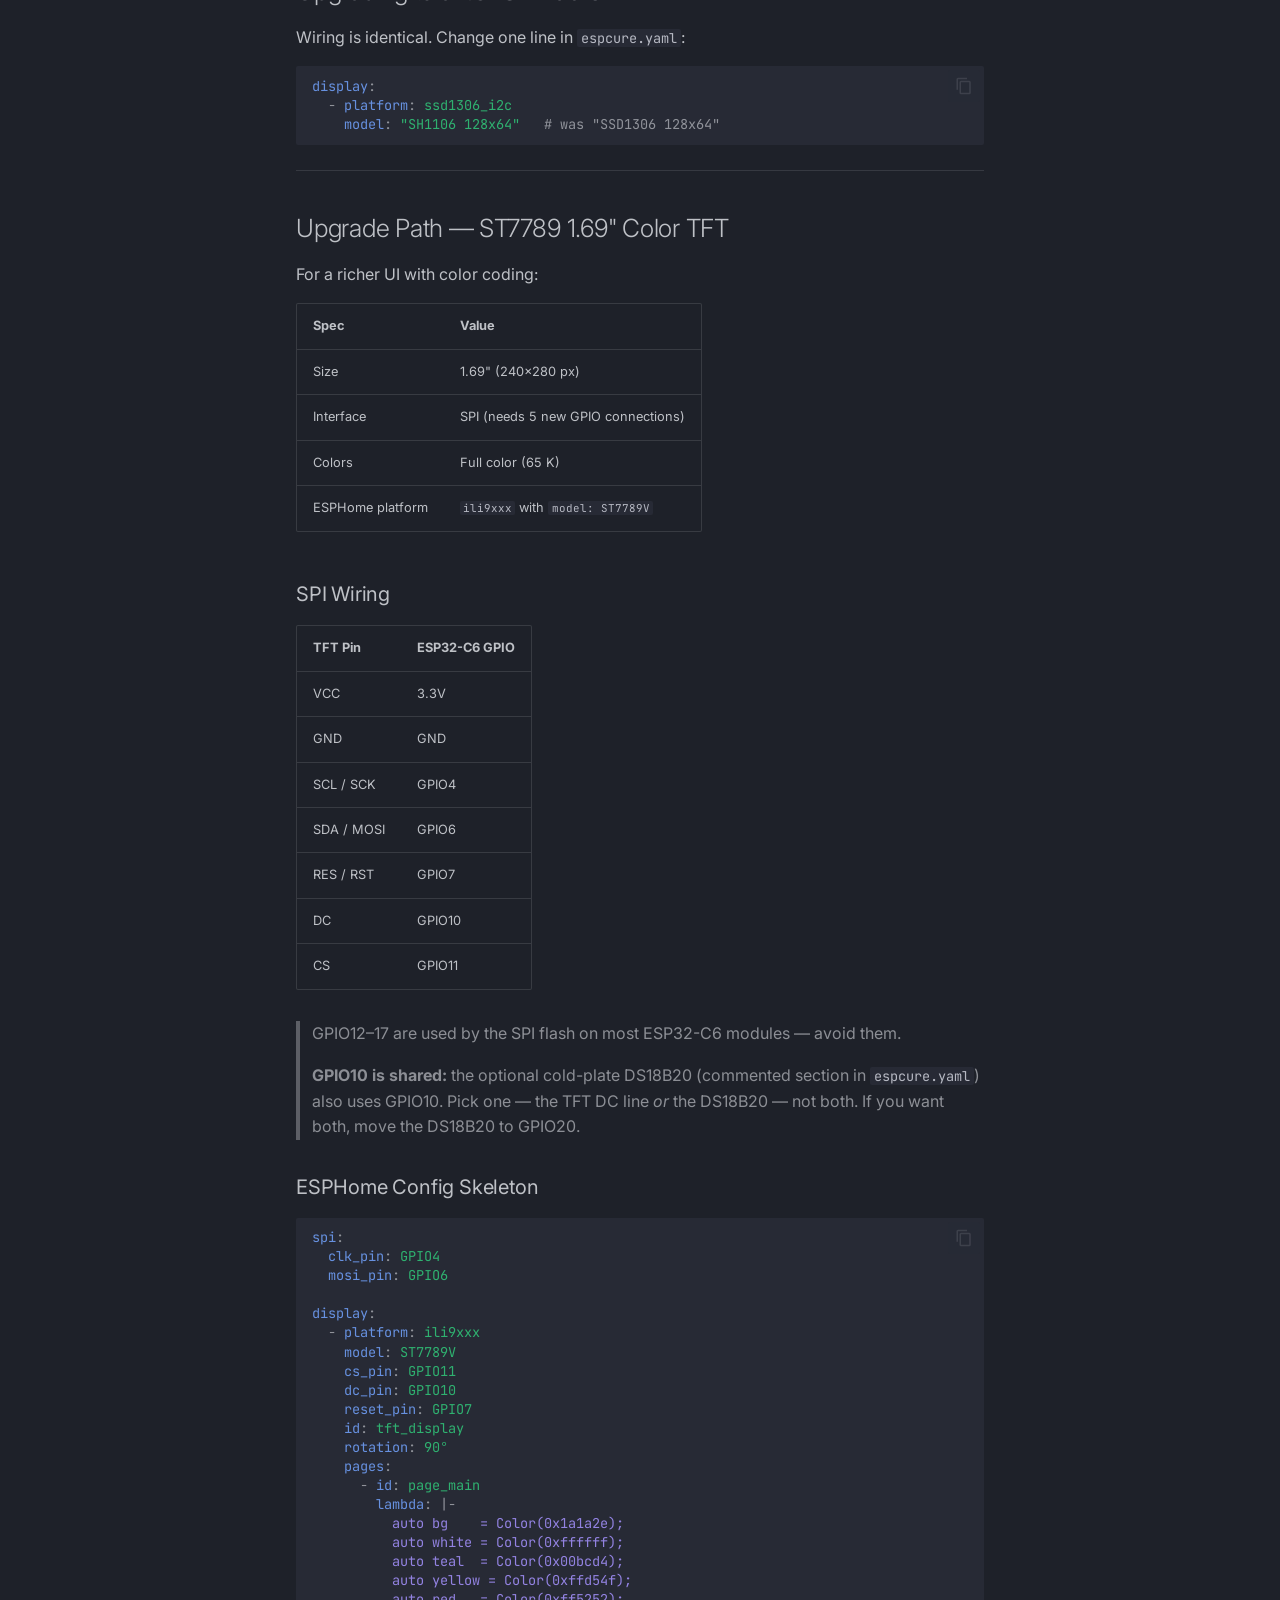
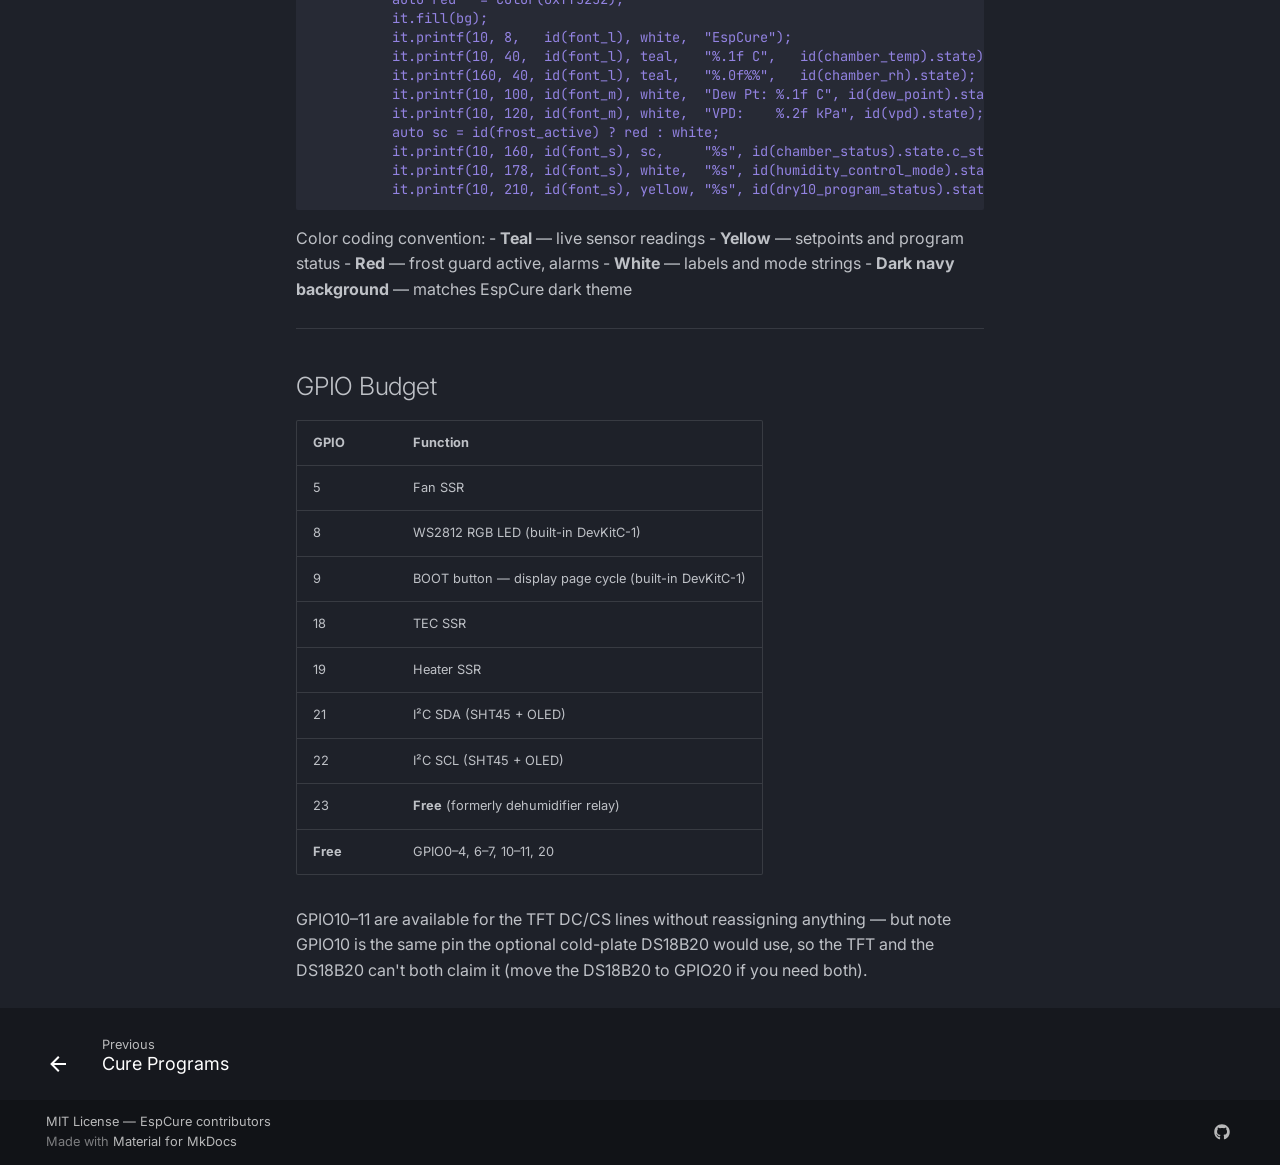
<file: display-plan/index.html>
<!doctype html>
<html lang="en" class="no-js">
  <head>
    
      <meta charset="utf-8">
      <meta name="viewport" content="width=device-width,initial-scale=1">
      
        <meta name="description" content="Open-source DIY cannabis curing chamber controller — ESP32-C6 + ESPHome">
      
      
      
        <link rel="canonical" href="https://kinggh0stee.github.io/Espcure/display-plan/">
      
      
        <link rel="prev" href="../cure-programs/">
      
      
      
        
      
      
      <link rel="icon" href="../assets/favicon.svg">
      <meta name="generator" content="mkdocs-1.6.1, mkdocs-material-9.7.7">
    
    
      
        <title>Display - EspCure</title>
      
    
    
      <link rel="stylesheet" href="../assets/stylesheets/main.ec1eaa64.min.css">
      
        
        <link rel="stylesheet" href="../assets/stylesheets/palette.ab4e12ef.min.css">
      
      


    
    
      
    
    
      
        
        
        <link rel="preconnect" href="https://fonts.gstatic.com" crossorigin>
        <link rel="stylesheet" href="https://fonts.googleapis.com/css?family=Inter:300,300i,400,400i,700,700i%7CJetBrains+Mono:400,400i,700,700i&display=fallback">
        <style>:root{--md-text-font:"Inter";--md-code-font:"JetBrains Mono"}</style>
      
    
    
      <link rel="stylesheet" href="../stylesheets/extra.css">
    
    <script>__md_scope=new URL("..",location),__md_hash=e=>[...e].reduce(((e,_)=>(e<<5)-e+_.charCodeAt(0)),0),__md_get=(e,_=localStorage,t=__md_scope)=>JSON.parse(_.getItem(t.pathname+"."+e)),__md_set=(e,_,t=localStorage,a=__md_scope)=>{try{t.setItem(a.pathname+"."+e,JSON.stringify(_))}catch(e){}}</script>
    
      

    
    
  </head>
  
  
    
    
      
    
    
    
    
    <body dir="ltr" data-md-color-scheme="slate" data-md-color-primary="teal" data-md-color-accent="amber">
  
    
    <input class="md-toggle" data-md-toggle="drawer" type="checkbox" id="__drawer" autocomplete="off">
    <input class="md-toggle" data-md-toggle="search" type="checkbox" id="__search" autocomplete="off">
    <label class="md-overlay" for="__drawer"></label>
    <div data-md-component="skip">
      
        
        <a href="#display" class="md-skip">
          Skip to content
        </a>
      
    </div>
    <div data-md-component="announce">
      
    </div>
    
    
      

<header class="md-header" data-md-component="header">
  <nav class="md-header__inner md-grid" aria-label="Header">
    <a href=".." title="EspCure" class="md-header__button md-logo" aria-label="EspCure" data-md-component="logo">
      
  
  <svg xmlns="http://www.w3.org/2000/svg" viewBox="0 0 24 24"><path d="M17 8C8 10 5.9 16.17 3.82 21.34l1.89.66.95-2.3c.48.17.98.3 1.34.3C19 20 22 3 22 3c-1 2-8 2.25-13 3.25S2 11.5 2 13.5s1.75 3.75 1.75 3.75C7 8 17 8 17 8"/></svg>

    </a>
    <label class="md-header__button md-icon" for="__drawer">
      
      <svg xmlns="http://www.w3.org/2000/svg" viewBox="0 0 24 24"><path d="M3 6h18v2H3zm0 5h18v2H3zm0 5h18v2H3z"/></svg>
    </label>
    <div class="md-header__title" data-md-component="header-title">
      <div class="md-header__ellipsis">
        <div class="md-header__topic">
          <span class="md-ellipsis">
            EspCure
          </span>
        </div>
        <div class="md-header__topic" data-md-component="header-topic">
          <span class="md-ellipsis">
            
              Display
            
          </span>
        </div>
      </div>
    </div>
    
      
        <form class="md-header__option" data-md-component="palette">
  
    
    
    
    <input class="md-option" data-md-color-media="" data-md-color-scheme="slate" data-md-color-primary="teal" data-md-color-accent="amber"  aria-label="Switch to light mode"  type="radio" name="__palette" id="__palette_0">
    
      <label class="md-header__button md-icon" title="Switch to light mode" for="__palette_1" hidden>
        <svg xmlns="http://www.w3.org/2000/svg" viewBox="0 0 24 24"><path d="M12 7a5 5 0 0 1 5 5 5 5 0 0 1-5 5 5 5 0 0 1-5-5 5 5 0 0 1 5-5m0 2a3 3 0 0 0-3 3 3 3 0 0 0 3 3 3 3 0 0 0 3-3 3 3 0 0 0-3-3m0-7 2.39 3.42C13.65 5.15 12.84 5 12 5s-1.65.15-2.39.42zM3.34 7l4.16-.35A7.2 7.2 0 0 0 5.94 8.5c-.44.74-.69 1.5-.83 2.29zm.02 10 1.76-3.77a7.131 7.131 0 0 0 2.38 4.14zM20.65 7l-1.77 3.79a7.02 7.02 0 0 0-2.38-4.15zm-.01 10-4.14.36c.59-.51 1.12-1.14 1.54-1.86.42-.73.69-1.5.83-2.29zM12 22l-2.41-3.44c.74.27 1.55.44 2.41.44.82 0 1.63-.17 2.37-.44z"/></svg>
      </label>
    
  
    
    
    
    <input class="md-option" data-md-color-media="" data-md-color-scheme="default" data-md-color-primary="teal" data-md-color-accent="amber"  aria-label="Switch to dark mode"  type="radio" name="__palette" id="__palette_1">
    
      <label class="md-header__button md-icon" title="Switch to dark mode" for="__palette_0" hidden>
        <svg xmlns="http://www.w3.org/2000/svg" viewBox="0 0 24 24"><path d="m17.75 4.09-2.53 1.94.91 3.06-2.63-1.81-2.63 1.81.91-3.06-2.53-1.94L12.44 4l1.06-3 1.06 3zm3.5 6.91-1.64 1.25.59 1.98-1.7-1.17-1.7 1.17.59-1.98L15.75 11l2.06-.05L18.5 9l.69 1.95zm-2.28 4.95c.83-.08 1.72 1.1 1.19 1.85-.32.45-.66.87-1.08 1.27C15.17 23 8.84 23 4.94 19.07c-3.91-3.9-3.91-10.24 0-14.14.4-.4.82-.76 1.27-1.08.75-.53 1.93.36 1.85 1.19-.27 2.86.69 5.83 2.89 8.02a9.96 9.96 0 0 0 8.02 2.89m-1.64 2.02a12.08 12.08 0 0 1-7.8-3.47c-2.17-2.19-3.33-5-3.49-7.82-2.81 3.14-2.7 7.96.31 10.98 3.02 3.01 7.84 3.12 10.98.31"/></svg>
      </label>
    
  
</form>
      
    
    
      <script>var palette=__md_get("__palette");if(palette&&palette.color){if("(prefers-color-scheme)"===palette.color.media){var media=matchMedia("(prefers-color-scheme: light)"),input=document.querySelector(media.matches?"[data-md-color-media='(prefers-color-scheme: light)']":"[data-md-color-media='(prefers-color-scheme: dark)']");palette.color.media=input.getAttribute("data-md-color-media"),palette.color.scheme=input.getAttribute("data-md-color-scheme"),palette.color.primary=input.getAttribute("data-md-color-primary"),palette.color.accent=input.getAttribute("data-md-color-accent")}for(var[key,value]of Object.entries(palette.color))document.body.setAttribute("data-md-color-"+key,value)}</script>
    
    
    
      
      
        <label class="md-header__button md-icon" for="__search">
          
          <svg xmlns="http://www.w3.org/2000/svg" viewBox="0 0 24 24"><path d="M9.5 3A6.5 6.5 0 0 1 16 9.5c0 1.61-.59 3.09-1.56 4.23l.27.27h.79l5 5-1.5 1.5-5-5v-.79l-.27-.27A6.52 6.52 0 0 1 9.5 16 6.5 6.5 0 0 1 3 9.5 6.5 6.5 0 0 1 9.5 3m0 2C7 5 5 7 5 9.5S7 14 9.5 14 14 12 14 9.5 12 5 9.5 5"/></svg>
        </label>
        <div class="md-search" data-md-component="search" role="dialog">
  <label class="md-search__overlay" for="__search"></label>
  <div class="md-search__inner" role="search">
    <form class="md-search__form" name="search">
      <input type="text" class="md-search__input" name="query" aria-label="Search" placeholder="Search" autocapitalize="off" autocorrect="off" autocomplete="off" spellcheck="false" data-md-component="search-query" required>
      <label class="md-search__icon md-icon" for="__search">
        
        <svg xmlns="http://www.w3.org/2000/svg" viewBox="0 0 24 24"><path d="M9.5 3A6.5 6.5 0 0 1 16 9.5c0 1.61-.59 3.09-1.56 4.23l.27.27h.79l5 5-1.5 1.5-5-5v-.79l-.27-.27A6.52 6.52 0 0 1 9.5 16 6.5 6.5 0 0 1 3 9.5 6.5 6.5 0 0 1 9.5 3m0 2C7 5 5 7 5 9.5S7 14 9.5 14 14 12 14 9.5 12 5 9.5 5"/></svg>
        
        <svg xmlns="http://www.w3.org/2000/svg" viewBox="0 0 24 24"><path d="M20 11v2H8l5.5 5.5-1.42 1.42L4.16 12l7.92-7.92L13.5 5.5 8 11z"/></svg>
      </label>
      <nav class="md-search__options" aria-label="Search">
        
        <button type="reset" class="md-search__icon md-icon" title="Clear" aria-label="Clear" tabindex="-1">
          
          <svg xmlns="http://www.w3.org/2000/svg" viewBox="0 0 24 24"><path d="M19 6.41 17.59 5 12 10.59 6.41 5 5 6.41 10.59 12 5 17.59 6.41 19 12 13.41 17.59 19 19 17.59 13.41 12z"/></svg>
        </button>
      </nav>
      
        <div class="md-search__suggest" data-md-component="search-suggest"></div>
      
    </form>
    <div class="md-search__output">
      <div class="md-search__scrollwrap" tabindex="0" data-md-scrollfix>
        <div class="md-search-result" data-md-component="search-result">
          <div class="md-search-result__meta">
            Initializing search
          </div>
          <ol class="md-search-result__list" role="presentation"></ol>
        </div>
      </div>
    </div>
  </div>
</div>
      
    
    
      <div class="md-header__source">
        <a href="https://github.com/kinggh0stee/Espcure" title="Go to repository" class="md-source" data-md-component="source">
  <div class="md-source__icon md-icon">
    
    <svg xmlns="http://www.w3.org/2000/svg" viewBox="0 0 512 512"><!--! Font Awesome Free 7.1.0 by @fontawesome - https://fontawesome.com License - https://fontawesome.com/license/free (Icons: CC BY 4.0, Fonts: SIL OFL 1.1, Code: MIT License) Copyright 2025 Fonticons, Inc.--><path d="M173.9 397.4c0 2-2.3 3.6-5.2 3.6-3.3.3-5.6-1.3-5.6-3.6 0-2 2.3-3.6 5.2-3.6 3-.3 5.6 1.3 5.6 3.6m-31.1-4.5c-.7 2 1.3 4.3 4.3 4.9 2.6 1 5.6 0 6.2-2s-1.3-4.3-4.3-5.2c-2.6-.7-5.5.3-6.2 2.3m44.2-1.7c-2.9.7-4.9 2.6-4.6 4.9.3 2 2.9 3.3 5.9 2.6 2.9-.7 4.9-2.6 4.6-4.6-.3-1.9-3-3.2-5.9-2.9M252.8 8C114.1 8 8 113.3 8 252c0 110.9 69.8 205.8 169.5 239.2 12.8 2.3 17.3-5.6 17.3-12.1 0-6.2-.3-40.4-.3-61.4 0 0-70 15-84.7-29.8 0 0-11.4-29.1-27.8-36.6 0 0-22.9-15.7 1.6-15.4 0 0 24.9 2 38.6 25.8 21.9 38.6 58.6 27.5 72.9 20.9 2.3-16 8.8-27.1 16-33.7-55.9-6.2-112.3-14.3-112.3-110.5 0-27.5 7.6-41.3 23.6-58.9-2.6-6.5-11.1-33.3 2.6-67.9 20.9-6.5 69 27 69 27 20-5.6 41.5-8.5 62.8-8.5s42.8 2.9 62.8 8.5c0 0 48.1-33.6 69-27 13.7 34.7 5.2 61.4 2.6 67.9 16 17.7 25.8 31.5 25.8 58.9 0 96.5-58.9 104.2-114.8 110.5 9.2 7.9 17 22.9 17 46.4 0 33.7-.3 75.4-.3 83.6 0 6.5 4.6 14.4 17.3 12.1C436.2 457.8 504 362.9 504 252 504 113.3 391.5 8 252.8 8M105.2 352.9c-1.3 1-1 3.3.7 5.2 1.6 1.6 3.9 2.3 5.2 1 1.3-1 1-3.3-.7-5.2-1.6-1.6-3.9-2.3-5.2-1m-10.8-8.1c-.7 1.3.3 2.9 2.3 3.9 1.6 1 3.6.7 4.3-.7.7-1.3-.3-2.9-2.3-3.9-2-.6-3.6-.3-4.3.7m32.4 35.6c-1.6 1.3-1 4.3 1.3 6.2 2.3 2.3 5.2 2.6 6.5 1 1.3-1.3.7-4.3-1.3-6.2-2.2-2.3-5.2-2.6-6.5-1m-11.4-14.7c-1.6 1-1.6 3.6 0 5.9s4.3 3.3 5.6 2.3c1.6-1.3 1.6-3.9 0-6.2-1.4-2.3-4-3.3-5.6-2"/></svg>
  </div>
  <div class="md-source__repository">
    kinggh0stee/Espcure
  </div>
</a>
      </div>
    
  </nav>
  
</header>
    
    <div class="md-container" data-md-component="container">
      
      
        
          
            
<nav class="md-tabs" aria-label="Tabs" data-md-component="tabs">
  <div class="md-grid">
    <ul class="md-tabs__list">
      
        
  
  
  
  
    <li class="md-tabs__item">
      <a href=".." class="md-tabs__link">
        
  
  
    
  
  Home

      </a>
    </li>
  

      
        
  
  
  
  
    <li class="md-tabs__item">
      <a href="../hardware/" class="md-tabs__link">
        
  
  
    
  
  Hardware

      </a>
    </li>
  

      
        
  
  
  
  
    <li class="md-tabs__item">
      <a href="../setup/" class="md-tabs__link">
        
  
  
    
  
  Setup

      </a>
    </li>
  

      
        
  
  
  
  
    <li class="md-tabs__item">
      <a href="../calibration/" class="md-tabs__link">
        
  
  
    
  
  Calibration

      </a>
    </li>
  

      
        
  
  
  
  
    <li class="md-tabs__item">
      <a href="../pid-tuning/" class="md-tabs__link">
        
  
  
    
  
  PID Tuning

      </a>
    </li>
  

      
        
  
  
  
  
    <li class="md-tabs__item">
      <a href="../cooling-loop/" class="md-tabs__link">
        
  
  
    
  
  Cooling Loop

      </a>
    </li>
  

      
        
  
  
  
  
    <li class="md-tabs__item">
      <a href="../cure-programs/" class="md-tabs__link">
        
  
  
    
  
  Cure Programs

      </a>
    </li>
  

      
        
  
  
  
    
  
  
    <li class="md-tabs__item md-tabs__item--active">
      <a href="./" class="md-tabs__link">
        
  
  
    
  
  Display

      </a>
    </li>
  

      
    </ul>
  </div>
</nav>
          
        
      
      <main class="md-main" data-md-component="main">
        <div class="md-main__inner md-grid">
          
            
              
              <div class="md-sidebar md-sidebar--primary" data-md-component="sidebar" data-md-type="navigation" >
                <div class="md-sidebar__scrollwrap">
                  <div class="md-sidebar__inner">
                    


  


<nav class="md-nav md-nav--primary md-nav--lifted" aria-label="Navigation" data-md-level="0">
  <label class="md-nav__title" for="__drawer">
    <a href=".." title="EspCure" class="md-nav__button md-logo" aria-label="EspCure" data-md-component="logo">
      
  
  <svg xmlns="http://www.w3.org/2000/svg" viewBox="0 0 24 24"><path d="M17 8C8 10 5.9 16.17 3.82 21.34l1.89.66.95-2.3c.48.17.98.3 1.34.3C19 20 22 3 22 3c-1 2-8 2.25-13 3.25S2 11.5 2 13.5s1.75 3.75 1.75 3.75C7 8 17 8 17 8"/></svg>

    </a>
    EspCure
  </label>
  
    <div class="md-nav__source">
      <a href="https://github.com/kinggh0stee/Espcure" title="Go to repository" class="md-source" data-md-component="source">
  <div class="md-source__icon md-icon">
    
    <svg xmlns="http://www.w3.org/2000/svg" viewBox="0 0 512 512"><!--! Font Awesome Free 7.1.0 by @fontawesome - https://fontawesome.com License - https://fontawesome.com/license/free (Icons: CC BY 4.0, Fonts: SIL OFL 1.1, Code: MIT License) Copyright 2025 Fonticons, Inc.--><path d="M173.9 397.4c0 2-2.3 3.6-5.2 3.6-3.3.3-5.6-1.3-5.6-3.6 0-2 2.3-3.6 5.2-3.6 3-.3 5.6 1.3 5.6 3.6m-31.1-4.5c-.7 2 1.3 4.3 4.3 4.9 2.6 1 5.6 0 6.2-2s-1.3-4.3-4.3-5.2c-2.6-.7-5.5.3-6.2 2.3m44.2-1.7c-2.9.7-4.9 2.6-4.6 4.9.3 2 2.9 3.3 5.9 2.6 2.9-.7 4.9-2.6 4.6-4.6-.3-1.9-3-3.2-5.9-2.9M252.8 8C114.1 8 8 113.3 8 252c0 110.9 69.8 205.8 169.5 239.2 12.8 2.3 17.3-5.6 17.3-12.1 0-6.2-.3-40.4-.3-61.4 0 0-70 15-84.7-29.8 0 0-11.4-29.1-27.8-36.6 0 0-22.9-15.7 1.6-15.4 0 0 24.9 2 38.6 25.8 21.9 38.6 58.6 27.5 72.9 20.9 2.3-16 8.8-27.1 16-33.7-55.9-6.2-112.3-14.3-112.3-110.5 0-27.5 7.6-41.3 23.6-58.9-2.6-6.5-11.1-33.3 2.6-67.9 20.9-6.5 69 27 69 27 20-5.6 41.5-8.5 62.8-8.5s42.8 2.9 62.8 8.5c0 0 48.1-33.6 69-27 13.7 34.7 5.2 61.4 2.6 67.9 16 17.7 25.8 31.5 25.8 58.9 0 96.5-58.9 104.2-114.8 110.5 9.2 7.9 17 22.9 17 46.4 0 33.7-.3 75.4-.3 83.6 0 6.5 4.6 14.4 17.3 12.1C436.2 457.8 504 362.9 504 252 504 113.3 391.5 8 252.8 8M105.2 352.9c-1.3 1-1 3.3.7 5.2 1.6 1.6 3.9 2.3 5.2 1 1.3-1 1-3.3-.7-5.2-1.6-1.6-3.9-2.3-5.2-1m-10.8-8.1c-.7 1.3.3 2.9 2.3 3.9 1.6 1 3.6.7 4.3-.7.7-1.3-.3-2.9-2.3-3.9-2-.6-3.6-.3-4.3.7m32.4 35.6c-1.6 1.3-1 4.3 1.3 6.2 2.3 2.3 5.2 2.6 6.5 1 1.3-1.3.7-4.3-1.3-6.2-2.2-2.3-5.2-2.6-6.5-1m-11.4-14.7c-1.6 1-1.6 3.6 0 5.9s4.3 3.3 5.6 2.3c1.6-1.3 1.6-3.9 0-6.2-1.4-2.3-4-3.3-5.6-2"/></svg>
  </div>
  <div class="md-source__repository">
    kinggh0stee/Espcure
  </div>
</a>
    </div>
  
  <ul class="md-nav__list" data-md-scrollfix>
    
      
      
  
  
  
  
    <li class="md-nav__item">
      <a href=".." class="md-nav__link">
        
  
  
  <span class="md-ellipsis">
    
  
    Home
  

    
  </span>
  
  

      </a>
    </li>
  

    
      
      
  
  
  
  
    <li class="md-nav__item">
      <a href="../hardware/" class="md-nav__link">
        
  
  
  <span class="md-ellipsis">
    
  
    Hardware
  

    
  </span>
  
  

      </a>
    </li>
  

    
      
      
  
  
  
  
    <li class="md-nav__item">
      <a href="../setup/" class="md-nav__link">
        
  
  
  <span class="md-ellipsis">
    
  
    Setup
  

    
  </span>
  
  

      </a>
    </li>
  

    
      
      
  
  
  
  
    <li class="md-nav__item">
      <a href="../calibration/" class="md-nav__link">
        
  
  
  <span class="md-ellipsis">
    
  
    Calibration
  

    
  </span>
  
  

      </a>
    </li>
  

    
      
      
  
  
  
  
    <li class="md-nav__item">
      <a href="../pid-tuning/" class="md-nav__link">
        
  
  
  <span class="md-ellipsis">
    
  
    PID Tuning
  

    
  </span>
  
  

      </a>
    </li>
  

    
      
      
  
  
  
  
    <li class="md-nav__item">
      <a href="../cooling-loop/" class="md-nav__link">
        
  
  
  <span class="md-ellipsis">
    
  
    Cooling Loop
  

    
  </span>
  
  

      </a>
    </li>
  

    
      
      
  
  
  
  
    <li class="md-nav__item">
      <a href="../cure-programs/" class="md-nav__link">
        
  
  
  <span class="md-ellipsis">
    
  
    Cure Programs
  

    
  </span>
  
  

      </a>
    </li>
  

    
      
      
  
  
    
  
  
  
    <li class="md-nav__item md-nav__item--active">
      
      <input class="md-nav__toggle md-toggle" type="checkbox" id="__toc">
      
      
        
      
      
        <label class="md-nav__link md-nav__link--active" for="__toc">
          
  
  
  <span class="md-ellipsis">
    
  
    Display
  

    
  </span>
  
  

          <span class="md-nav__icon md-icon"></span>
        </label>
      
      <a href="./" class="md-nav__link md-nav__link--active">
        
  
  
  <span class="md-ellipsis">
    
  
    Display
  

    
  </span>
  
  

      </a>
      
        

<nav class="md-nav md-nav--secondary" aria-label="Table of contents">
  
  
  
    
  
  
    <label class="md-nav__title" for="__toc">
      <span class="md-nav__icon md-icon"></span>
      Table of contents
    </label>
    <ul class="md-nav__list" data-md-component="toc" data-md-scrollfix>
      
        <li class="md-nav__item">
  <a href="#current-implementation-ssd1306-oled" class="md-nav__link">
    <span class="md-ellipsis">
      
        Current Implementation — SSD1306 OLED
      
    </span>
  </a>
  
</li>
      
        <li class="md-nav__item">
  <a href="#wiring" class="md-nav__link">
    <span class="md-ellipsis">
      
        Wiring
      
    </span>
  </a>
  
</li>
      
        <li class="md-nav__item">
  <a href="#3-page-display" class="md-nav__link">
    <span class="md-ellipsis">
      
        3-Page Display
      
    </span>
  </a>
  
</li>
      
        <li class="md-nav__item">
  <a href="#upgrading-to-a-13-sh1106-oled" class="md-nav__link">
    <span class="md-ellipsis">
      
        Upgrading to a 1.3" SH1106 OLED
      
    </span>
  </a>
  
</li>
      
        <li class="md-nav__item">
  <a href="#upgrade-path-st7789-169-color-tft" class="md-nav__link">
    <span class="md-ellipsis">
      
        Upgrade Path — ST7789 1.69" Color TFT
      
    </span>
  </a>
  
    <nav class="md-nav" aria-label="Upgrade Path — ST7789 1.69&#34; Color TFT">
      <ul class="md-nav__list">
        
          <li class="md-nav__item">
  <a href="#spi-wiring" class="md-nav__link">
    <span class="md-ellipsis">
      
        SPI Wiring
      
    </span>
  </a>
  
</li>
        
          <li class="md-nav__item">
  <a href="#esphome-config-skeleton" class="md-nav__link">
    <span class="md-ellipsis">
      
        ESPHome Config Skeleton
      
    </span>
  </a>
  
</li>
        
      </ul>
    </nav>
  
</li>
      
        <li class="md-nav__item">
  <a href="#gpio-budget" class="md-nav__link">
    <span class="md-ellipsis">
      
        GPIO Budget
      
    </span>
  </a>
  
</li>
      
    </ul>
  
</nav>
      
    </li>
  

    
  </ul>
</nav>
                  </div>
                </div>
              </div>
            
            
              
              <div class="md-sidebar md-sidebar--secondary" data-md-component="sidebar" data-md-type="toc" >
                <div class="md-sidebar__scrollwrap">
                  <div class="md-sidebar__inner">
                    

<nav class="md-nav md-nav--secondary" aria-label="Table of contents">
  
  
  
    
  
  
    <label class="md-nav__title" for="__toc">
      <span class="md-nav__icon md-icon"></span>
      Table of contents
    </label>
    <ul class="md-nav__list" data-md-component="toc" data-md-scrollfix>
      
        <li class="md-nav__item">
  <a href="#current-implementation-ssd1306-oled" class="md-nav__link">
    <span class="md-ellipsis">
      
        Current Implementation — SSD1306 OLED
      
    </span>
  </a>
  
</li>
      
        <li class="md-nav__item">
  <a href="#wiring" class="md-nav__link">
    <span class="md-ellipsis">
      
        Wiring
      
    </span>
  </a>
  
</li>
      
        <li class="md-nav__item">
  <a href="#3-page-display" class="md-nav__link">
    <span class="md-ellipsis">
      
        3-Page Display
      
    </span>
  </a>
  
</li>
      
        <li class="md-nav__item">
  <a href="#upgrading-to-a-13-sh1106-oled" class="md-nav__link">
    <span class="md-ellipsis">
      
        Upgrading to a 1.3" SH1106 OLED
      
    </span>
  </a>
  
</li>
      
        <li class="md-nav__item">
  <a href="#upgrade-path-st7789-169-color-tft" class="md-nav__link">
    <span class="md-ellipsis">
      
        Upgrade Path — ST7789 1.69" Color TFT
      
    </span>
  </a>
  
    <nav class="md-nav" aria-label="Upgrade Path — ST7789 1.69&#34; Color TFT">
      <ul class="md-nav__list">
        
          <li class="md-nav__item">
  <a href="#spi-wiring" class="md-nav__link">
    <span class="md-ellipsis">
      
        SPI Wiring
      
    </span>
  </a>
  
</li>
        
          <li class="md-nav__item">
  <a href="#esphome-config-skeleton" class="md-nav__link">
    <span class="md-ellipsis">
      
        ESPHome Config Skeleton
      
    </span>
  </a>
  
</li>
        
      </ul>
    </nav>
  
</li>
      
        <li class="md-nav__item">
  <a href="#gpio-budget" class="md-nav__link">
    <span class="md-ellipsis">
      
        GPIO Budget
      
    </span>
  </a>
  
</li>
      
    </ul>
  
</nav>
                  </div>
                </div>
              </div>
            
          
          
            <div class="md-content" data-md-component="content">
              
              <article class="md-content__inner md-typeset">
                
                  


  
  


<h1 id="display">Display<a class="headerlink" href="#display" title="Permanent link">&para;</a></h1>
<p>The SSD1306 0.96" OLED is the implemented display option. It is live in <code>espcure.yaml</code> and wired to the existing I²C bus. This document covers the current behavior, wiring, and the upgrade path to a color TFT.</p>
<hr />
<h2 id="current-implementation-ssd1306-oled">Current Implementation — SSD1306 OLED<a class="headerlink" href="#current-implementation-ssd1306-oled" title="Permanent link">&para;</a></h2>
<table>
<thead>
<tr>
<th>Spec</th>
<th>Value</th>
</tr>
</thead>
<tbody>
<tr>
<td>Size</td>
<td>0.96" (128×64)</td>
</tr>
<tr>
<td>Interface</td>
<td>I²C (shares GPIO21/22 with SHT45 — no extra wires)</td>
</tr>
<tr>
<td>Colors</td>
<td>Monochrome</td>
</tr>
<tr>
<td>Voltage</td>
<td>3.3 V</td>
</tr>
<tr>
<td>ESPHome platform</td>
<td><code>ssd1306_i2c</code></td>
</tr>
<tr>
<td>I²C address</td>
<td>0x3C (no conflict with SHT45 at 0x44)</td>
</tr>
</tbody>
</table>
<hr />
<h2 id="wiring">Wiring<a class="headerlink" href="#wiring" title="Permanent link">&para;</a></h2>
<div class="highlight"><pre><span></span><code><a id="__codelineno-0-1" name="__codelineno-0-1" href="#__codelineno-0-1"></a>OLED VCC → ESP32-C6 3.3V
<a id="__codelineno-0-2" name="__codelineno-0-2" href="#__codelineno-0-2"></a>OLED GND → ESP32-C6 GND
<a id="__codelineno-0-3" name="__codelineno-0-3" href="#__codelineno-0-3"></a>OLED SDA → GPIO21  (same wire as SHT45 SDA)
<a id="__codelineno-0-4" name="__codelineno-0-4" href="#__codelineno-0-4"></a>OLED SCL → GPIO22  (same wire as SHT45 SCL)
</code></pre></div>
<p>Both devices share the I²C bus. No pull-up resistors needed if the SHT45 breakout already has them (most do).</p>
<hr />
<h2 id="3-page-display">3-Page Display<a class="headerlink" href="#3-page-display" title="Permanent link">&para;</a></h2>
<p>The display cycles every 5 seconds automatically. Press the <strong>BOOT button</strong> (GPIO9, built into the DevKitC-1) to cycle pages manually.</p>
<table>
<thead>
<tr>
<th>Page</th>
<th>Content</th>
</tr>
</thead>
<tbody>
<tr>
<td><strong>Main</strong></td>
<td>Temperature °C (large) + RH % (large), dew point, VPD, chamber status, temp setpoint, frost banner</td>
</tr>
<tr>
<td><strong>Control</strong></td>
<td>Humidity control mode, temp setpoint (°C), frost floor, WiFi signal</td>
</tr>
<tr>
<td><strong>Programs</strong></td>
<td>10-Day Dry program status, active humidity/DP error</td>
</tr>
</tbody>
</table>
<p>The display auto-updates every 5 s. Page advance respects the 5 s timer — a manual press restarts it from that page.</p>
<hr />
<h2 id="upgrading-to-a-13-sh1106-oled">Upgrading to a 1.3" SH1106 OLED<a class="headerlink" href="#upgrading-to-a-13-sh1106-oled" title="Permanent link">&para;</a></h2>
<p>Wiring is identical. Change one line in <code>espcure.yaml</code>:</p>
<div class="highlight"><pre><span></span><code><a id="__codelineno-1-1" name="__codelineno-1-1" href="#__codelineno-1-1"></a><span class="nt">display</span><span class="p">:</span>
<a id="__codelineno-1-2" name="__codelineno-1-2" href="#__codelineno-1-2"></a><span class="w">  </span><span class="p p-Indicator">-</span><span class="w"> </span><span class="nt">platform</span><span class="p">:</span><span class="w"> </span><span class="l l-Scalar l-Scalar-Plain">ssd1306_i2c</span>
<a id="__codelineno-1-3" name="__codelineno-1-3" href="#__codelineno-1-3"></a><span class="w">    </span><span class="nt">model</span><span class="p">:</span><span class="w"> </span><span class="s">"SH1106</span><span class="nv"> </span><span class="s">128x64"</span><span class="w">   </span><span class="c1"># was "SSD1306 128x64"</span>
</code></pre></div>
<hr />
<h2 id="upgrade-path-st7789-169-color-tft">Upgrade Path — ST7789 1.69" Color TFT<a class="headerlink" href="#upgrade-path-st7789-169-color-tft" title="Permanent link">&para;</a></h2>
<p>For a richer UI with color coding:</p>
<table>
<thead>
<tr>
<th>Spec</th>
<th>Value</th>
</tr>
</thead>
<tbody>
<tr>
<td>Size</td>
<td>1.69" (240×280 px)</td>
</tr>
<tr>
<td>Interface</td>
<td>SPI (needs 5 new GPIO connections)</td>
</tr>
<tr>
<td>Colors</td>
<td>Full color (65 K)</td>
</tr>
<tr>
<td>ESPHome platform</td>
<td><code>ili9xxx</code> with <code>model: ST7789V</code></td>
</tr>
</tbody>
</table>
<h3 id="spi-wiring">SPI Wiring<a class="headerlink" href="#spi-wiring" title="Permanent link">&para;</a></h3>
<table>
<thead>
<tr>
<th>TFT Pin</th>
<th>ESP32-C6 GPIO</th>
</tr>
</thead>
<tbody>
<tr>
<td>VCC</td>
<td>3.3V</td>
</tr>
<tr>
<td>GND</td>
<td>GND</td>
</tr>
<tr>
<td>SCL / SCK</td>
<td>GPIO4</td>
</tr>
<tr>
<td>SDA / MOSI</td>
<td>GPIO6</td>
</tr>
<tr>
<td>RES / RST</td>
<td>GPIO7</td>
</tr>
<tr>
<td>DC</td>
<td>GPIO10</td>
</tr>
<tr>
<td>CS</td>
<td>GPIO11</td>
</tr>
</tbody>
</table>
<blockquote>
<p>GPIO12–17 are used by the SPI flash on most ESP32-C6 modules — avoid them.</p>
<p><strong>GPIO10 is shared:</strong> the optional cold-plate DS18B20 (commented section in <code>espcure.yaml</code>) also uses GPIO10. Pick one — the TFT DC line <em>or</em> the DS18B20 — not both. If you want both, move the DS18B20 to GPIO20.</p>
</blockquote>
<h3 id="esphome-config-skeleton">ESPHome Config Skeleton<a class="headerlink" href="#esphome-config-skeleton" title="Permanent link">&para;</a></h3>
<div class="highlight"><pre><span></span><code><a id="__codelineno-2-1" name="__codelineno-2-1" href="#__codelineno-2-1"></a><span class="nt">spi</span><span class="p">:</span>
<a id="__codelineno-2-2" name="__codelineno-2-2" href="#__codelineno-2-2"></a><span class="w">  </span><span class="nt">clk_pin</span><span class="p">:</span><span class="w"> </span><span class="l l-Scalar l-Scalar-Plain">GPIO4</span>
<a id="__codelineno-2-3" name="__codelineno-2-3" href="#__codelineno-2-3"></a><span class="w">  </span><span class="nt">mosi_pin</span><span class="p">:</span><span class="w"> </span><span class="l l-Scalar l-Scalar-Plain">GPIO6</span>
<a id="__codelineno-2-4" name="__codelineno-2-4" href="#__codelineno-2-4"></a>
<a id="__codelineno-2-5" name="__codelineno-2-5" href="#__codelineno-2-5"></a><span class="nt">display</span><span class="p">:</span>
<a id="__codelineno-2-6" name="__codelineno-2-6" href="#__codelineno-2-6"></a><span class="w">  </span><span class="p p-Indicator">-</span><span class="w"> </span><span class="nt">platform</span><span class="p">:</span><span class="w"> </span><span class="l l-Scalar l-Scalar-Plain">ili9xxx</span>
<a id="__codelineno-2-7" name="__codelineno-2-7" href="#__codelineno-2-7"></a><span class="w">    </span><span class="nt">model</span><span class="p">:</span><span class="w"> </span><span class="l l-Scalar l-Scalar-Plain">ST7789V</span>
<a id="__codelineno-2-8" name="__codelineno-2-8" href="#__codelineno-2-8"></a><span class="w">    </span><span class="nt">cs_pin</span><span class="p">:</span><span class="w"> </span><span class="l l-Scalar l-Scalar-Plain">GPIO11</span>
<a id="__codelineno-2-9" name="__codelineno-2-9" href="#__codelineno-2-9"></a><span class="w">    </span><span class="nt">dc_pin</span><span class="p">:</span><span class="w"> </span><span class="l l-Scalar l-Scalar-Plain">GPIO10</span>
<a id="__codelineno-2-10" name="__codelineno-2-10" href="#__codelineno-2-10"></a><span class="w">    </span><span class="nt">reset_pin</span><span class="p">:</span><span class="w"> </span><span class="l l-Scalar l-Scalar-Plain">GPIO7</span>
<a id="__codelineno-2-11" name="__codelineno-2-11" href="#__codelineno-2-11"></a><span class="w">    </span><span class="nt">id</span><span class="p">:</span><span class="w"> </span><span class="l l-Scalar l-Scalar-Plain">tft_display</span>
<a id="__codelineno-2-12" name="__codelineno-2-12" href="#__codelineno-2-12"></a><span class="w">    </span><span class="nt">rotation</span><span class="p">:</span><span class="w"> </span><span class="l l-Scalar l-Scalar-Plain">90°</span>
<a id="__codelineno-2-13" name="__codelineno-2-13" href="#__codelineno-2-13"></a><span class="w">    </span><span class="nt">pages</span><span class="p">:</span>
<a id="__codelineno-2-14" name="__codelineno-2-14" href="#__codelineno-2-14"></a><span class="w">      </span><span class="p p-Indicator">-</span><span class="w"> </span><span class="nt">id</span><span class="p">:</span><span class="w"> </span><span class="l l-Scalar l-Scalar-Plain">page_main</span>
<a id="__codelineno-2-15" name="__codelineno-2-15" href="#__codelineno-2-15"></a><span class="w">        </span><span class="nt">lambda</span><span class="p">:</span><span class="w"> </span><span class="p p-Indicator">|-</span>
<a id="__codelineno-2-16" name="__codelineno-2-16" href="#__codelineno-2-16"></a><span class="w">          </span><span class="no">auto bg    = Color(0x1a1a2e);</span>
<a id="__codelineno-2-17" name="__codelineno-2-17" href="#__codelineno-2-17"></a><span class="w">          </span><span class="no">auto white = Color(0xffffff);</span>
<a id="__codelineno-2-18" name="__codelineno-2-18" href="#__codelineno-2-18"></a><span class="w">          </span><span class="no">auto teal  = Color(0x00bcd4);</span>
<a id="__codelineno-2-19" name="__codelineno-2-19" href="#__codelineno-2-19"></a><span class="w">          </span><span class="no">auto yellow = Color(0xffd54f);</span>
<a id="__codelineno-2-20" name="__codelineno-2-20" href="#__codelineno-2-20"></a><span class="w">          </span><span class="no">auto red   = Color(0xff5252);</span>
<a id="__codelineno-2-21" name="__codelineno-2-21" href="#__codelineno-2-21"></a><span class="w">          </span><span class="no">it.fill(bg);</span>
<a id="__codelineno-2-22" name="__codelineno-2-22" href="#__codelineno-2-22"></a><span class="w">          </span><span class="no">it.printf(10, 8,   id(font_l), white,  "EspCure");</span>
<a id="__codelineno-2-23" name="__codelineno-2-23" href="#__codelineno-2-23"></a><span class="w">          </span><span class="no">it.printf(10, 40,  id(font_l), teal,   "%.1f C",   id(chamber_temp).state);</span>
<a id="__codelineno-2-24" name="__codelineno-2-24" href="#__codelineno-2-24"></a><span class="w">          </span><span class="no">it.printf(160, 40, id(font_l), teal,   "%.0f%%",   id(chamber_rh).state);</span>
<a id="__codelineno-2-25" name="__codelineno-2-25" href="#__codelineno-2-25"></a><span class="w">          </span><span class="no">it.printf(10, 100, id(font_m), white,  "Dew Pt: %.1f C", id(dew_point).state);</span>
<a id="__codelineno-2-26" name="__codelineno-2-26" href="#__codelineno-2-26"></a><span class="w">          </span><span class="no">it.printf(10, 120, id(font_m), white,  "VPD:    %.2f kPa", id(vpd).state);</span>
<a id="__codelineno-2-27" name="__codelineno-2-27" href="#__codelineno-2-27"></a><span class="w">          </span><span class="no">auto sc = id(frost_active) ? red : white;</span>
<a id="__codelineno-2-28" name="__codelineno-2-28" href="#__codelineno-2-28"></a><span class="w">          </span><span class="no">it.printf(10, 160, id(font_s), sc,     "%s", id(chamber_status).state.c_str());</span>
<a id="__codelineno-2-29" name="__codelineno-2-29" href="#__codelineno-2-29"></a><span class="w">          </span><span class="no">it.printf(10, 178, id(font_s), white,  "%s", id(humidity_control_mode).state.c_str());</span>
<a id="__codelineno-2-30" name="__codelineno-2-30" href="#__codelineno-2-30"></a><span class="w">          </span><span class="no">it.printf(10, 210, id(font_s), yellow, "%s", id(dry10_program_status).state.c_str());</span>
</code></pre></div>
<p>Color coding convention:
- <strong>Teal</strong> — live sensor readings
- <strong>Yellow</strong> — setpoints and program status
- <strong>Red</strong> — frost guard active, alarms
- <strong>White</strong> — labels and mode strings
- <strong>Dark navy background</strong> — matches EspCure dark theme</p>
<hr />
<h2 id="gpio-budget">GPIO Budget<a class="headerlink" href="#gpio-budget" title="Permanent link">&para;</a></h2>
<table>
<thead>
<tr>
<th>GPIO</th>
<th>Function</th>
</tr>
</thead>
<tbody>
<tr>
<td>5</td>
<td>Fan SSR</td>
</tr>
<tr>
<td>8</td>
<td>WS2812 RGB LED (built-in DevKitC-1)</td>
</tr>
<tr>
<td>9</td>
<td>BOOT button — display page cycle (built-in DevKitC-1)</td>
</tr>
<tr>
<td>18</td>
<td>TEC SSR</td>
</tr>
<tr>
<td>19</td>
<td>Heater SSR</td>
</tr>
<tr>
<td>21</td>
<td>I²C SDA (SHT45 + OLED)</td>
</tr>
<tr>
<td>22</td>
<td>I²C SCL (SHT45 + OLED)</td>
</tr>
<tr>
<td>23</td>
<td><strong>Free</strong> (formerly dehumidifier relay)</td>
</tr>
<tr>
<td><strong>Free</strong></td>
<td>GPIO0–4, 6–7, 10–11, 20</td>
</tr>
</tbody>
</table>
<p>GPIO10–11 are available for the TFT DC/CS lines without reassigning anything — but note GPIO10 is the same pin the optional cold-plate DS18B20 would use, so the TFT and the DS18B20 can't both claim it (move the DS18B20 to GPIO20 if you need both).</p>












                
              </article>
            </div>
          
          
<script>var target=document.getElementById(location.hash.slice(1));target&&target.name&&(target.checked=target.name.startsWith("__tabbed_"))</script>
        </div>
        
          <button type="button" class="md-top md-icon" data-md-component="top" hidden>
  
  <svg xmlns="http://www.w3.org/2000/svg" viewBox="0 0 24 24"><path d="M13 20h-2V8l-5.5 5.5-1.42-1.42L12 4.16l7.92 7.92-1.42 1.42L13 8z"/></svg>
  Back to top
</button>
        
      </main>
      
        <footer class="md-footer">
  
    
      
      <nav class="md-footer__inner md-grid" aria-label="Footer" >
        
          
          <a href="../cure-programs/" class="md-footer__link md-footer__link--prev" aria-label="Previous: Cure Programs">
            <div class="md-footer__button md-icon">
              
              <svg xmlns="http://www.w3.org/2000/svg" viewBox="0 0 24 24"><path d="M20 11v2H8l5.5 5.5-1.42 1.42L4.16 12l7.92-7.92L13.5 5.5 8 11z"/></svg>
            </div>
            <div class="md-footer__title">
              <span class="md-footer__direction">
                Previous
              </span>
              <div class="md-ellipsis">
                Cure Programs
              </div>
            </div>
          </a>
        
        
      </nav>
    
  
  <div class="md-footer-meta md-typeset">
    <div class="md-footer-meta__inner md-grid">
      <div class="md-copyright">
  
    <div class="md-copyright__highlight">
      MIT License — EspCure contributors
    </div>
  
  
    Made with
    <a href="https://squidfunk.github.io/mkdocs-material/" target="_blank" rel="noopener">
      Material for MkDocs
    </a>
  
</div>
      
        
<div class="md-social">
  
    
    
    
    
      
      
    
    <a href="https://github.com/kinggh0stee/Espcure" target="_blank" rel="noopener" title="github.com" class="md-social__link">
      <svg xmlns="http://www.w3.org/2000/svg" viewBox="0 0 512 512"><!--! Font Awesome Free 7.1.0 by @fontawesome - https://fontawesome.com License - https://fontawesome.com/license/free (Icons: CC BY 4.0, Fonts: SIL OFL 1.1, Code: MIT License) Copyright 2025 Fonticons, Inc.--><path d="M173.9 397.4c0 2-2.3 3.6-5.2 3.6-3.3.3-5.6-1.3-5.6-3.6 0-2 2.3-3.6 5.2-3.6 3-.3 5.6 1.3 5.6 3.6m-31.1-4.5c-.7 2 1.3 4.3 4.3 4.9 2.6 1 5.6 0 6.2-2s-1.3-4.3-4.3-5.2c-2.6-.7-5.5.3-6.2 2.3m44.2-1.7c-2.9.7-4.9 2.6-4.6 4.9.3 2 2.9 3.3 5.9 2.6 2.9-.7 4.9-2.6 4.6-4.6-.3-1.9-3-3.2-5.9-2.9M252.8 8C114.1 8 8 113.3 8 252c0 110.9 69.8 205.8 169.5 239.2 12.8 2.3 17.3-5.6 17.3-12.1 0-6.2-.3-40.4-.3-61.4 0 0-70 15-84.7-29.8 0 0-11.4-29.1-27.8-36.6 0 0-22.9-15.7 1.6-15.4 0 0 24.9 2 38.6 25.8 21.9 38.6 58.6 27.5 72.9 20.9 2.3-16 8.8-27.1 16-33.7-55.9-6.2-112.3-14.3-112.3-110.5 0-27.5 7.6-41.3 23.6-58.9-2.6-6.5-11.1-33.3 2.6-67.9 20.9-6.5 69 27 69 27 20-5.6 41.5-8.5 62.8-8.5s42.8 2.9 62.8 8.5c0 0 48.1-33.6 69-27 13.7 34.7 5.2 61.4 2.6 67.9 16 17.7 25.8 31.5 25.8 58.9 0 96.5-58.9 104.2-114.8 110.5 9.2 7.9 17 22.9 17 46.4 0 33.7-.3 75.4-.3 83.6 0 6.5 4.6 14.4 17.3 12.1C436.2 457.8 504 362.9 504 252 504 113.3 391.5 8 252.8 8M105.2 352.9c-1.3 1-1 3.3.7 5.2 1.6 1.6 3.9 2.3 5.2 1 1.3-1 1-3.3-.7-5.2-1.6-1.6-3.9-2.3-5.2-1m-10.8-8.1c-.7 1.3.3 2.9 2.3 3.9 1.6 1 3.6.7 4.3-.7.7-1.3-.3-2.9-2.3-3.9-2-.6-3.6-.3-4.3.7m32.4 35.6c-1.6 1.3-1 4.3 1.3 6.2 2.3 2.3 5.2 2.6 6.5 1 1.3-1.3.7-4.3-1.3-6.2-2.2-2.3-5.2-2.6-6.5-1m-11.4-14.7c-1.6 1-1.6 3.6 0 5.9s4.3 3.3 5.6 2.3c1.6-1.3 1.6-3.9 0-6.2-1.4-2.3-4-3.3-5.6-2"/></svg>
    </a>
  
</div>
      
    </div>
  </div>
</footer>
      
    </div>
    <div class="md-dialog" data-md-component="dialog">
      <div class="md-dialog__inner md-typeset"></div>
    </div>
    
      <div class="md-progress" data-md-component="progress" role="progressbar"></div>
    
    
    
      
      
      <script id="__config" type="application/json">{"annotate": null, "base": "..", "features": ["navigation.instant", "navigation.instant.progress", "navigation.tabs", "navigation.top", "navigation.footer", "content.code.copy", "content.code.annotate", "search.highlight", "search.suggest", "toc.follow"], "search": "../assets/javascripts/workers/search.2c215733.min.js", "tags": null, "translations": {"clipboard.copied": "Copied to clipboard", "clipboard.copy": "Copy to clipboard", "search.result.more.one": "1 more on this page", "search.result.more.other": "# more on this page", "search.result.none": "No matching documents", "search.result.one": "1 matching document", "search.result.other": "# matching documents", "search.result.placeholder": "Type to start searching", "search.result.term.missing": "Missing", "select.version": "Select version"}, "version": null}</script>
    
    
      <script src="../assets/javascripts/bundle.d7400e89.min.js"></script>
      
    
  </body>
</html>
</file>
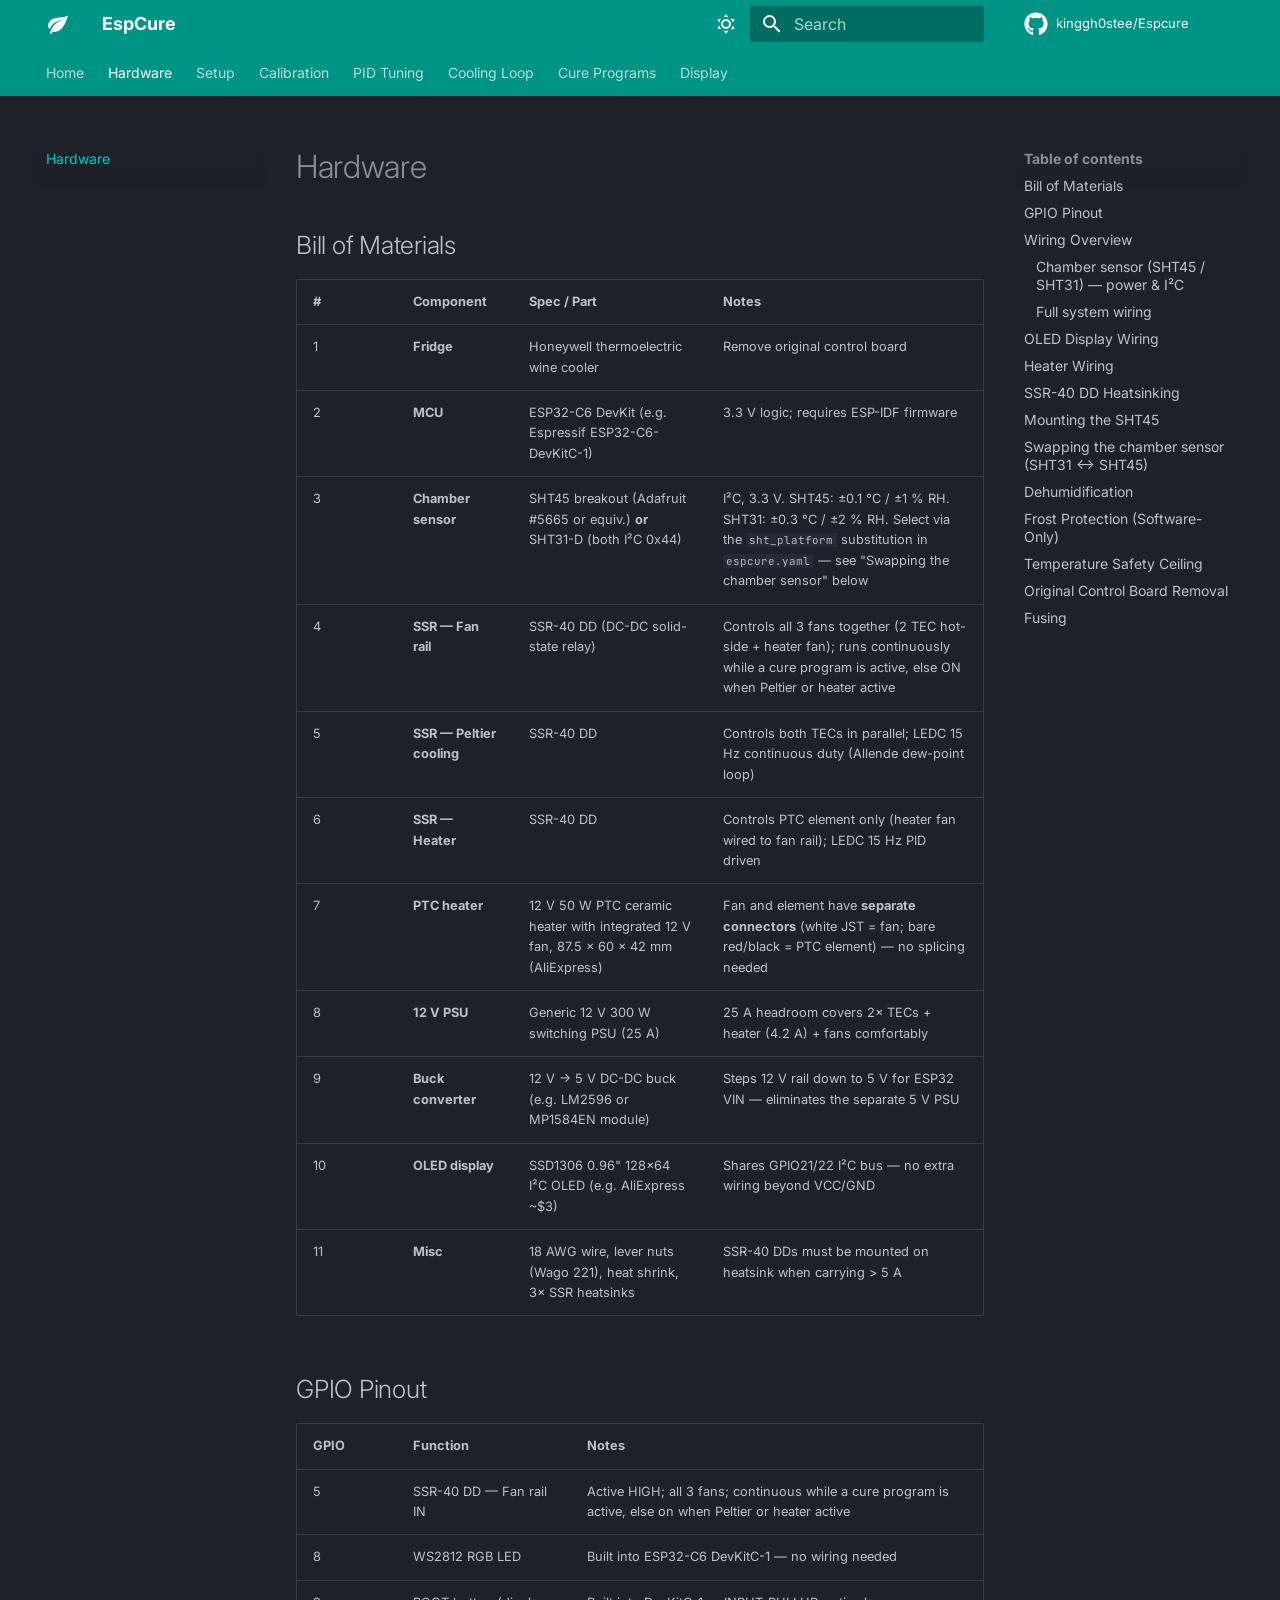
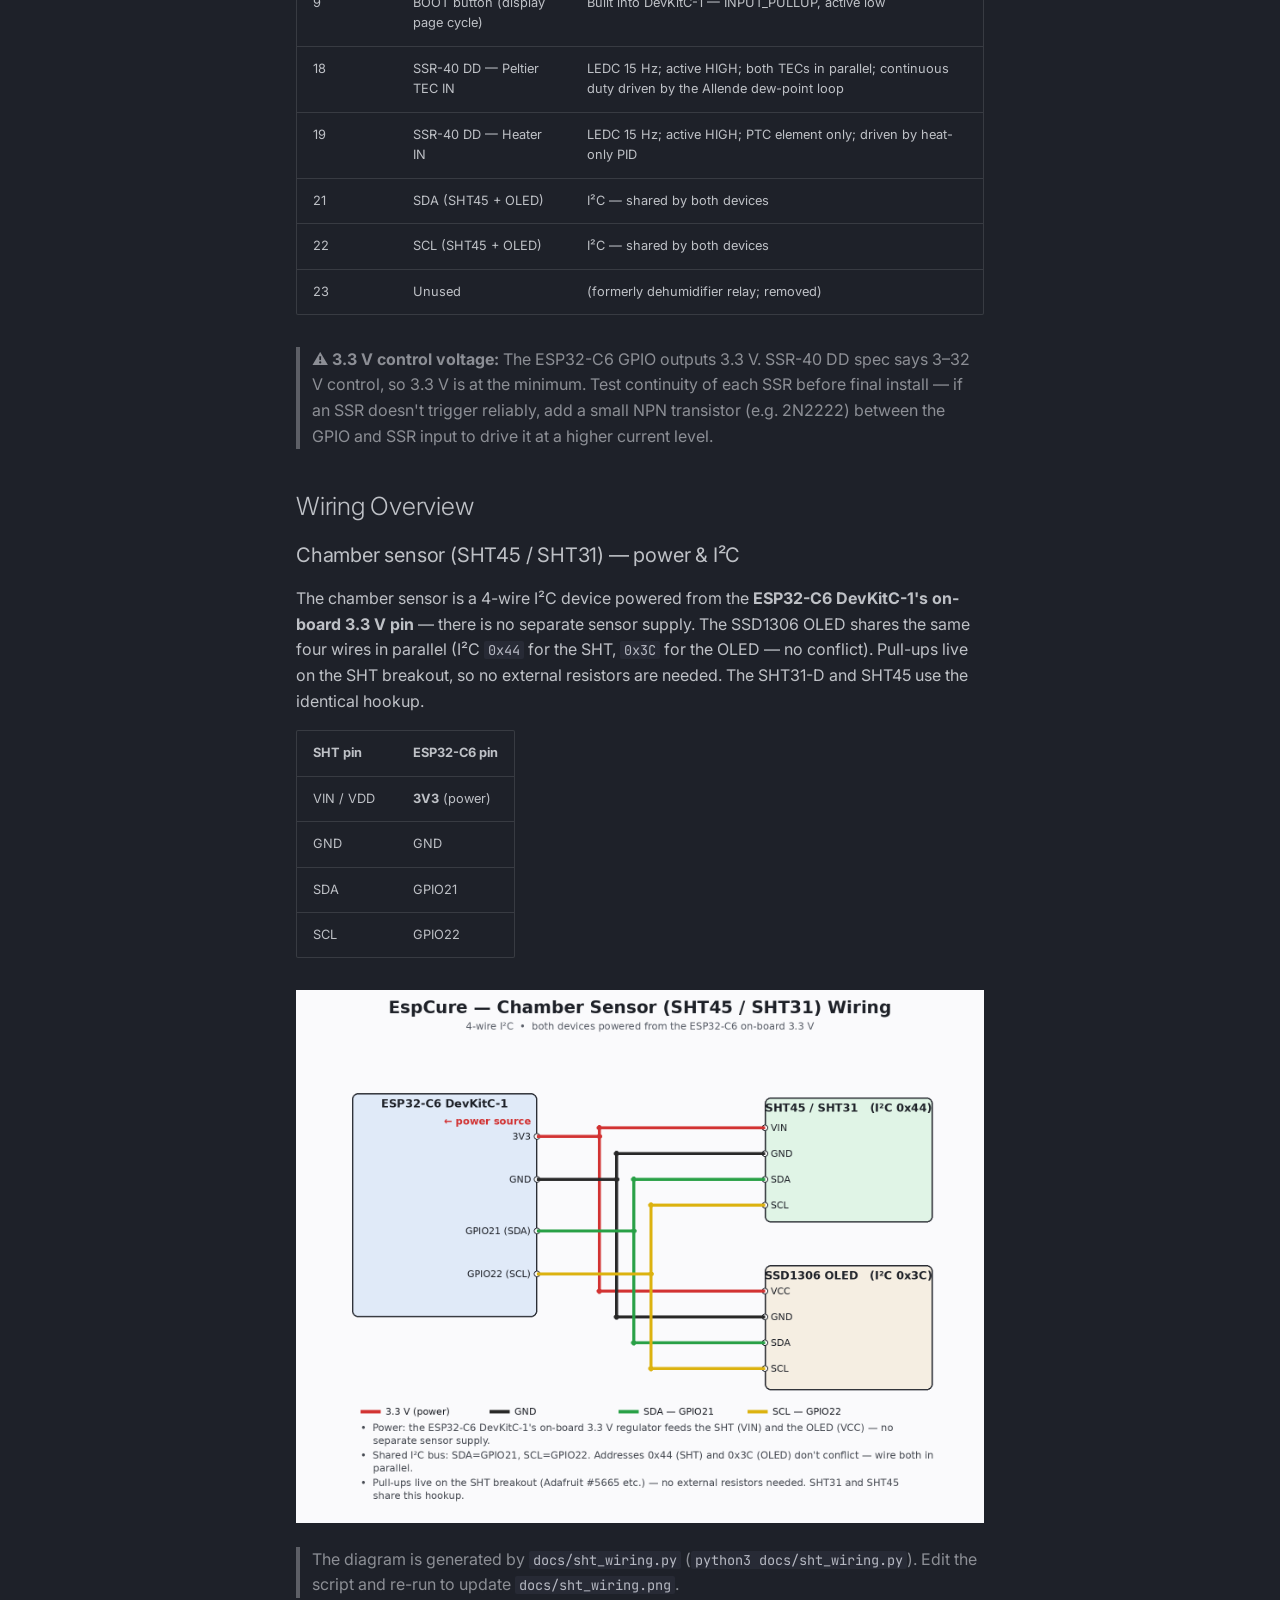
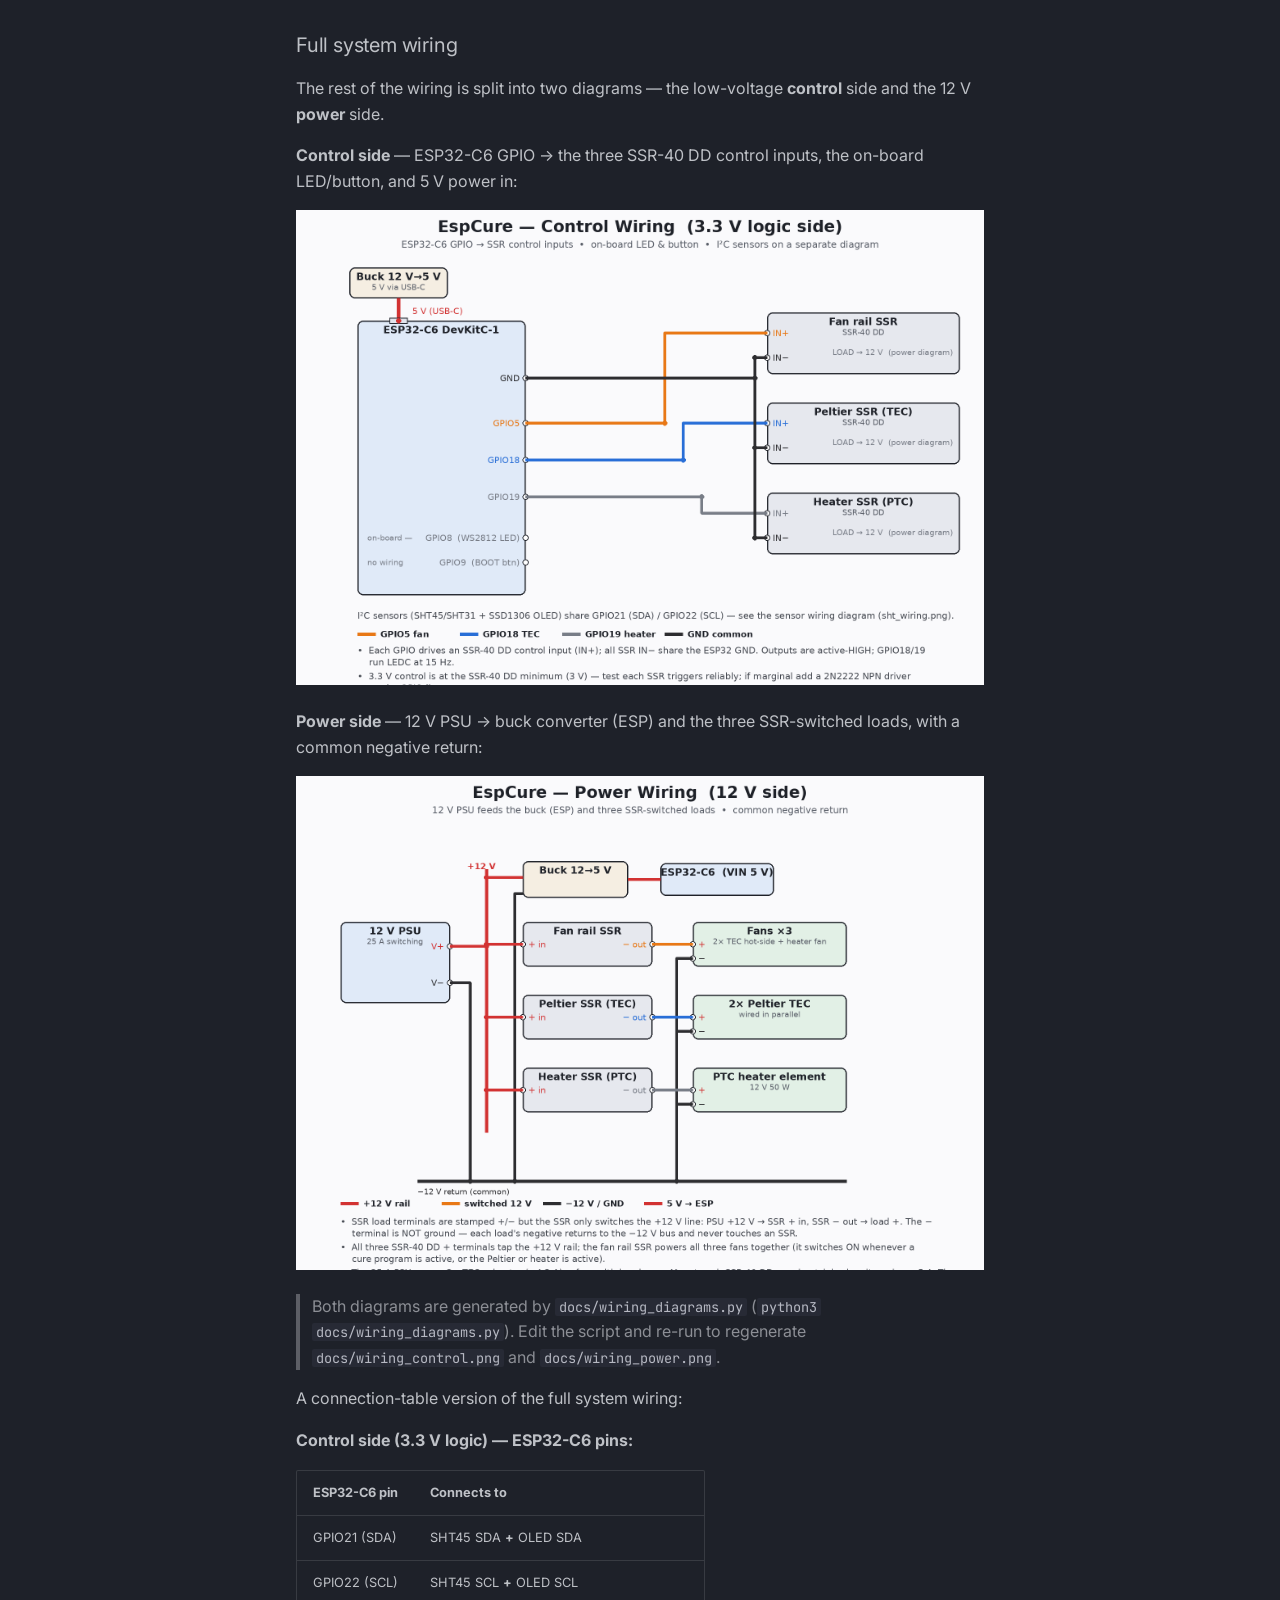
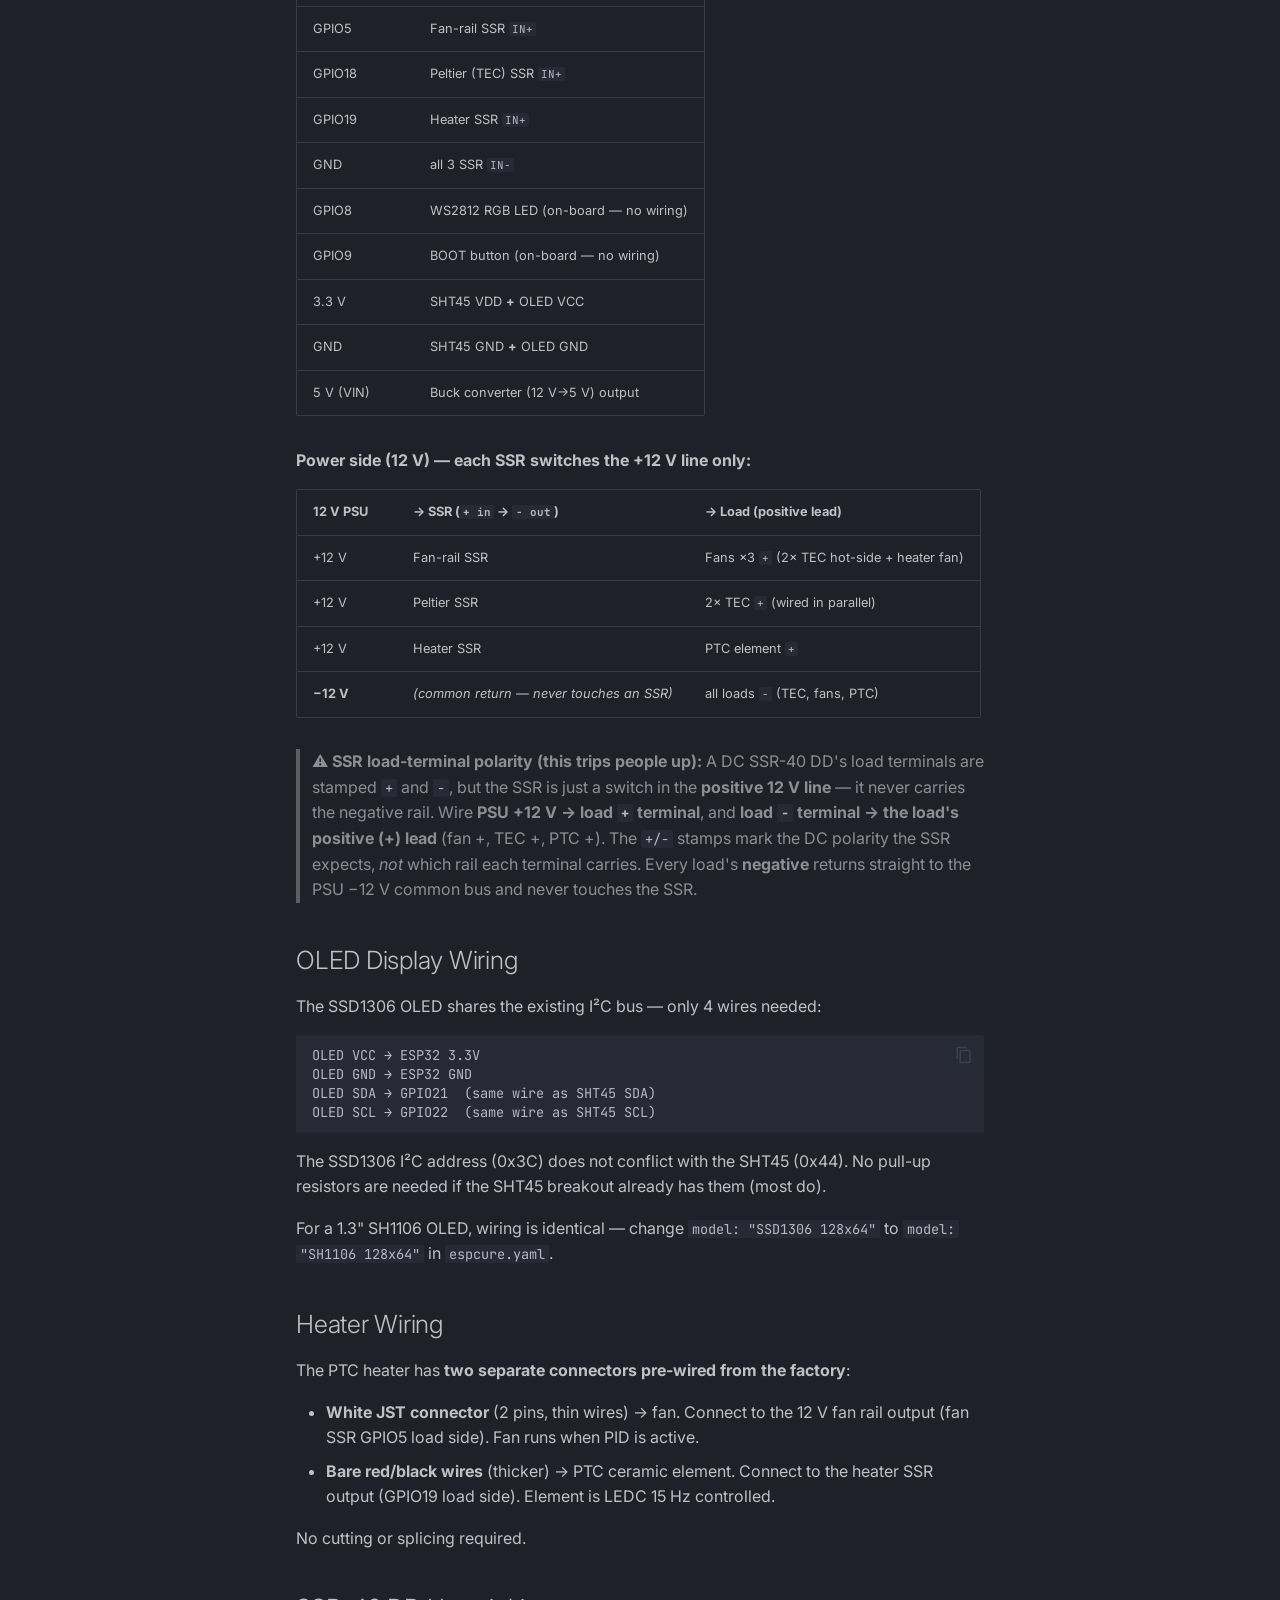
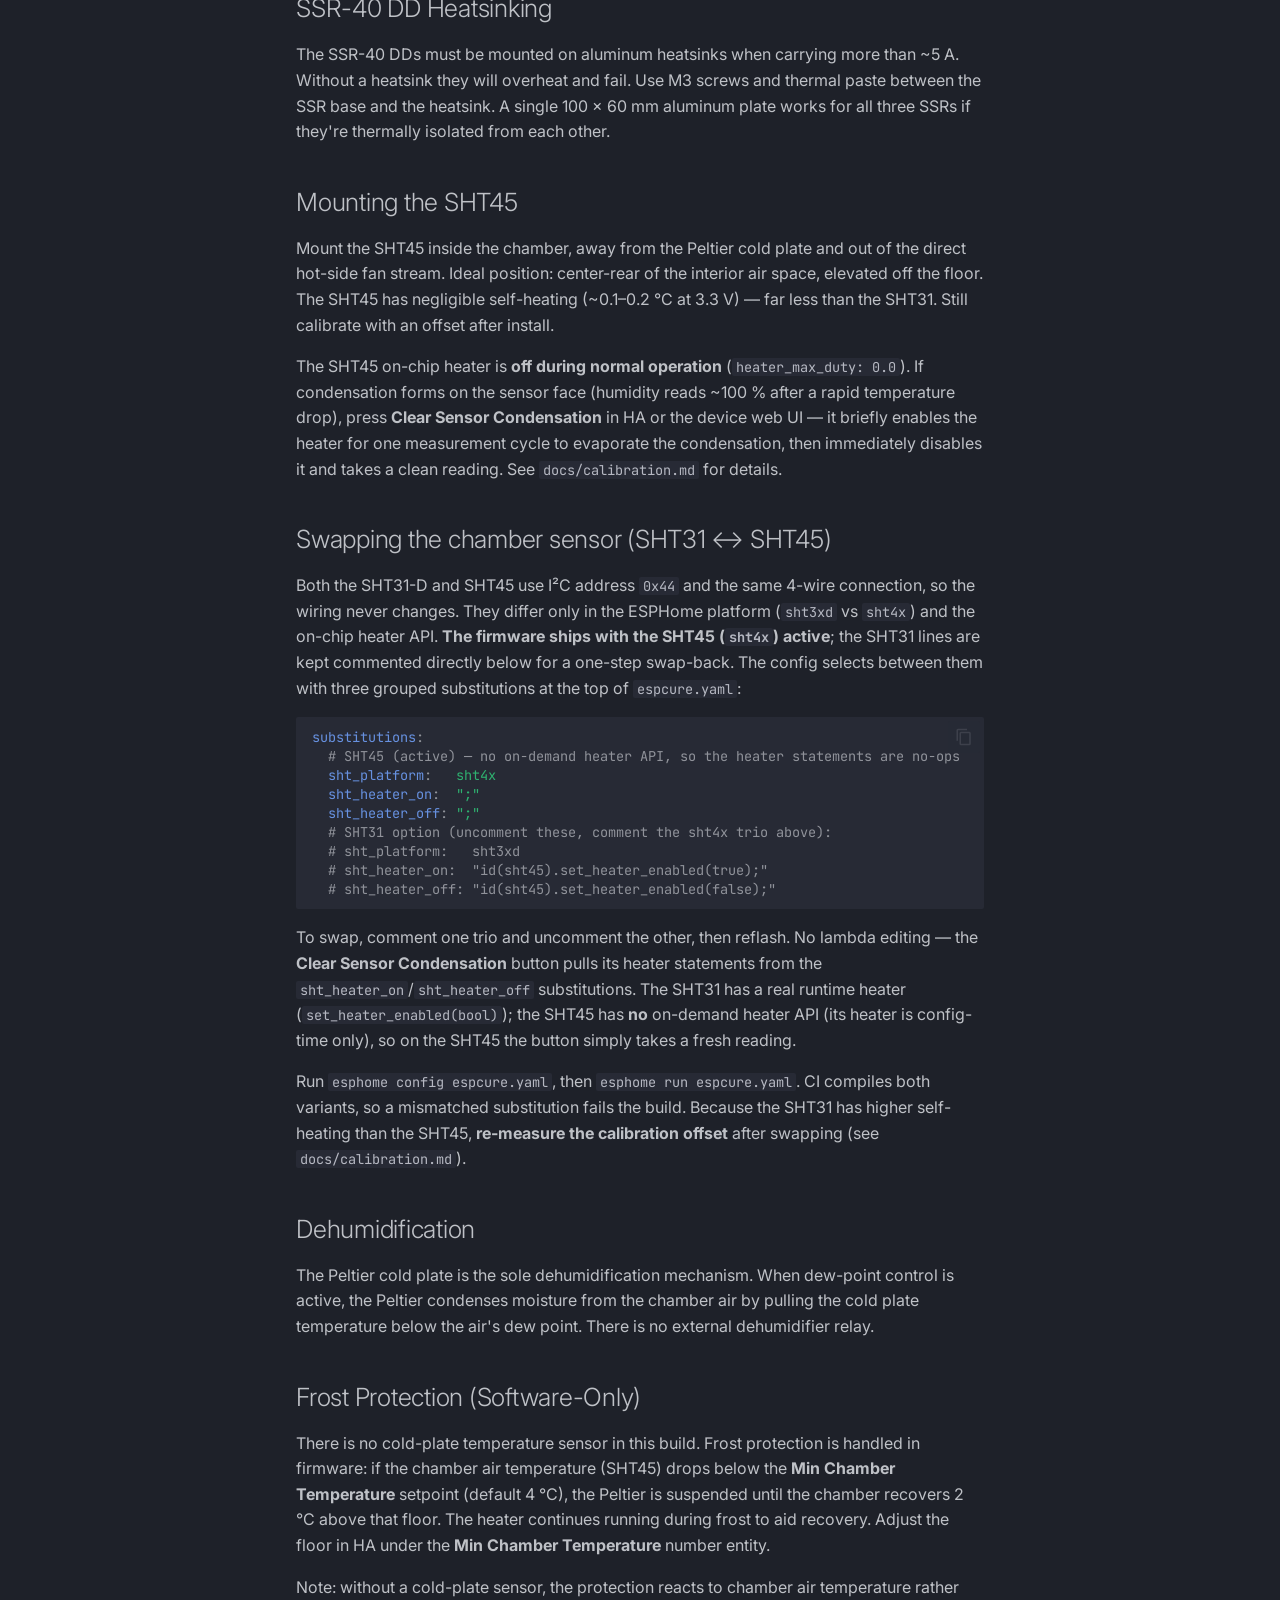
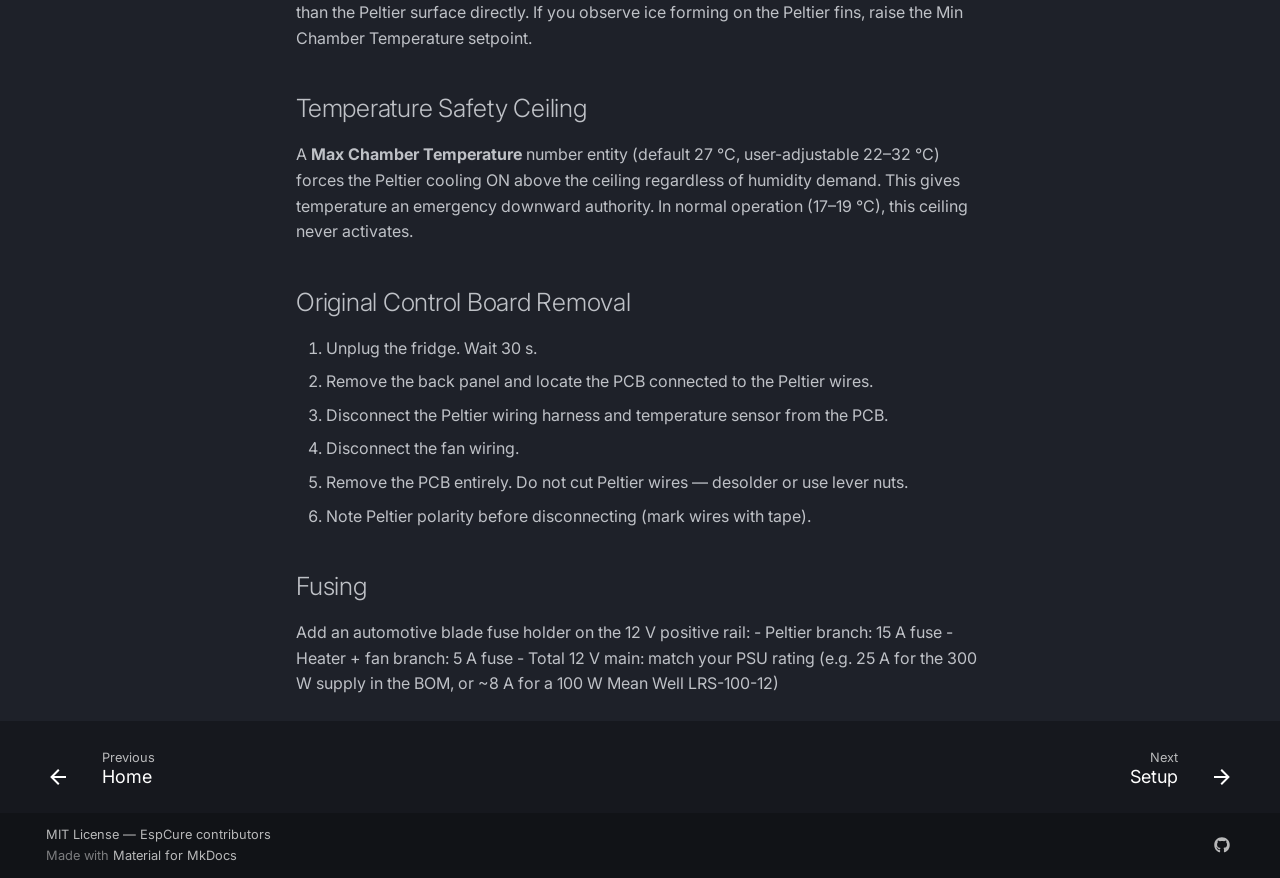
<file: hardware/index.html>
<!doctype html>
<html lang="en" class="no-js">
  <head>
    
      <meta charset="utf-8">
      <meta name="viewport" content="width=device-width,initial-scale=1">
      
        <meta name="description" content="Open-source DIY cannabis curing chamber controller — ESP32-C6 + ESPHome">
      
      
      
        <link rel="canonical" href="https://kinggh0stee.github.io/Espcure/hardware/">
      
      
        <link rel="prev" href="..">
      
      
        <link rel="next" href="../setup/">
      
      
        
      
      
      <link rel="icon" href="../assets/favicon.svg">
      <meta name="generator" content="mkdocs-1.6.1, mkdocs-material-9.7.7">
    
    
      
        <title>Hardware - EspCure</title>
      
    
    
      <link rel="stylesheet" href="../assets/stylesheets/main.ec1eaa64.min.css">
      
        
        <link rel="stylesheet" href="../assets/stylesheets/palette.ab4e12ef.min.css">
      
      


    
    
      
    
    
      
        
        
        <link rel="preconnect" href="https://fonts.gstatic.com" crossorigin>
        <link rel="stylesheet" href="https://fonts.googleapis.com/css?family=Inter:300,300i,400,400i,700,700i%7CJetBrains+Mono:400,400i,700,700i&display=fallback">
        <style>:root{--md-text-font:"Inter";--md-code-font:"JetBrains Mono"}</style>
      
    
    
      <link rel="stylesheet" href="../stylesheets/extra.css">
    
    <script>__md_scope=new URL("..",location),__md_hash=e=>[...e].reduce(((e,_)=>(e<<5)-e+_.charCodeAt(0)),0),__md_get=(e,_=localStorage,t=__md_scope)=>JSON.parse(_.getItem(t.pathname+"."+e)),__md_set=(e,_,t=localStorage,a=__md_scope)=>{try{t.setItem(a.pathname+"."+e,JSON.stringify(_))}catch(e){}}</script>
    
      

    
    
  </head>
  
  
    
    
      
    
    
    
    
    <body dir="ltr" data-md-color-scheme="slate" data-md-color-primary="teal" data-md-color-accent="amber">
  
    
    <input class="md-toggle" data-md-toggle="drawer" type="checkbox" id="__drawer" autocomplete="off">
    <input class="md-toggle" data-md-toggle="search" type="checkbox" id="__search" autocomplete="off">
    <label class="md-overlay" for="__drawer"></label>
    <div data-md-component="skip">
      
        
        <a href="#hardware" class="md-skip">
          Skip to content
        </a>
      
    </div>
    <div data-md-component="announce">
      
    </div>
    
    
      

<header class="md-header" data-md-component="header">
  <nav class="md-header__inner md-grid" aria-label="Header">
    <a href=".." title="EspCure" class="md-header__button md-logo" aria-label="EspCure" data-md-component="logo">
      
  
  <svg xmlns="http://www.w3.org/2000/svg" viewBox="0 0 24 24"><path d="M17 8C8 10 5.9 16.17 3.82 21.34l1.89.66.95-2.3c.48.17.98.3 1.34.3C19 20 22 3 22 3c-1 2-8 2.25-13 3.25S2 11.5 2 13.5s1.75 3.75 1.75 3.75C7 8 17 8 17 8"/></svg>

    </a>
    <label class="md-header__button md-icon" for="__drawer">
      
      <svg xmlns="http://www.w3.org/2000/svg" viewBox="0 0 24 24"><path d="M3 6h18v2H3zm0 5h18v2H3zm0 5h18v2H3z"/></svg>
    </label>
    <div class="md-header__title" data-md-component="header-title">
      <div class="md-header__ellipsis">
        <div class="md-header__topic">
          <span class="md-ellipsis">
            EspCure
          </span>
        </div>
        <div class="md-header__topic" data-md-component="header-topic">
          <span class="md-ellipsis">
            
              Hardware
            
          </span>
        </div>
      </div>
    </div>
    
      
        <form class="md-header__option" data-md-component="palette">
  
    
    
    
    <input class="md-option" data-md-color-media="" data-md-color-scheme="slate" data-md-color-primary="teal" data-md-color-accent="amber"  aria-label="Switch to light mode"  type="radio" name="__palette" id="__palette_0">
    
      <label class="md-header__button md-icon" title="Switch to light mode" for="__palette_1" hidden>
        <svg xmlns="http://www.w3.org/2000/svg" viewBox="0 0 24 24"><path d="M12 7a5 5 0 0 1 5 5 5 5 0 0 1-5 5 5 5 0 0 1-5-5 5 5 0 0 1 5-5m0 2a3 3 0 0 0-3 3 3 3 0 0 0 3 3 3 3 0 0 0 3-3 3 3 0 0 0-3-3m0-7 2.39 3.42C13.65 5.15 12.84 5 12 5s-1.65.15-2.39.42zM3.34 7l4.16-.35A7.2 7.2 0 0 0 5.94 8.5c-.44.74-.69 1.5-.83 2.29zm.02 10 1.76-3.77a7.131 7.131 0 0 0 2.38 4.14zM20.65 7l-1.77 3.79a7.02 7.02 0 0 0-2.38-4.15zm-.01 10-4.14.36c.59-.51 1.12-1.14 1.54-1.86.42-.73.69-1.5.83-2.29zM12 22l-2.41-3.44c.74.27 1.55.44 2.41.44.82 0 1.63-.17 2.37-.44z"/></svg>
      </label>
    
  
    
    
    
    <input class="md-option" data-md-color-media="" data-md-color-scheme="default" data-md-color-primary="teal" data-md-color-accent="amber"  aria-label="Switch to dark mode"  type="radio" name="__palette" id="__palette_1">
    
      <label class="md-header__button md-icon" title="Switch to dark mode" for="__palette_0" hidden>
        <svg xmlns="http://www.w3.org/2000/svg" viewBox="0 0 24 24"><path d="m17.75 4.09-2.53 1.94.91 3.06-2.63-1.81-2.63 1.81.91-3.06-2.53-1.94L12.44 4l1.06-3 1.06 3zm3.5 6.91-1.64 1.25.59 1.98-1.7-1.17-1.7 1.17.59-1.98L15.75 11l2.06-.05L18.5 9l.69 1.95zm-2.28 4.95c.83-.08 1.72 1.1 1.19 1.85-.32.45-.66.87-1.08 1.27C15.17 23 8.84 23 4.94 19.07c-3.91-3.9-3.91-10.24 0-14.14.4-.4.82-.76 1.27-1.08.75-.53 1.93.36 1.85 1.19-.27 2.86.69 5.83 2.89 8.02a9.96 9.96 0 0 0 8.02 2.89m-1.64 2.02a12.08 12.08 0 0 1-7.8-3.47c-2.17-2.19-3.33-5-3.49-7.82-2.81 3.14-2.7 7.96.31 10.98 3.02 3.01 7.84 3.12 10.98.31"/></svg>
      </label>
    
  
</form>
      
    
    
      <script>var palette=__md_get("__palette");if(palette&&palette.color){if("(prefers-color-scheme)"===palette.color.media){var media=matchMedia("(prefers-color-scheme: light)"),input=document.querySelector(media.matches?"[data-md-color-media='(prefers-color-scheme: light)']":"[data-md-color-media='(prefers-color-scheme: dark)']");palette.color.media=input.getAttribute("data-md-color-media"),palette.color.scheme=input.getAttribute("data-md-color-scheme"),palette.color.primary=input.getAttribute("data-md-color-primary"),palette.color.accent=input.getAttribute("data-md-color-accent")}for(var[key,value]of Object.entries(palette.color))document.body.setAttribute("data-md-color-"+key,value)}</script>
    
    
    
      
      
        <label class="md-header__button md-icon" for="__search">
          
          <svg xmlns="http://www.w3.org/2000/svg" viewBox="0 0 24 24"><path d="M9.5 3A6.5 6.5 0 0 1 16 9.5c0 1.61-.59 3.09-1.56 4.23l.27.27h.79l5 5-1.5 1.5-5-5v-.79l-.27-.27A6.52 6.52 0 0 1 9.5 16 6.5 6.5 0 0 1 3 9.5 6.5 6.5 0 0 1 9.5 3m0 2C7 5 5 7 5 9.5S7 14 9.5 14 14 12 14 9.5 12 5 9.5 5"/></svg>
        </label>
        <div class="md-search" data-md-component="search" role="dialog">
  <label class="md-search__overlay" for="__search"></label>
  <div class="md-search__inner" role="search">
    <form class="md-search__form" name="search">
      <input type="text" class="md-search__input" name="query" aria-label="Search" placeholder="Search" autocapitalize="off" autocorrect="off" autocomplete="off" spellcheck="false" data-md-component="search-query" required>
      <label class="md-search__icon md-icon" for="__search">
        
        <svg xmlns="http://www.w3.org/2000/svg" viewBox="0 0 24 24"><path d="M9.5 3A6.5 6.5 0 0 1 16 9.5c0 1.61-.59 3.09-1.56 4.23l.27.27h.79l5 5-1.5 1.5-5-5v-.79l-.27-.27A6.52 6.52 0 0 1 9.5 16 6.5 6.5 0 0 1 3 9.5 6.5 6.5 0 0 1 9.5 3m0 2C7 5 5 7 5 9.5S7 14 9.5 14 14 12 14 9.5 12 5 9.5 5"/></svg>
        
        <svg xmlns="http://www.w3.org/2000/svg" viewBox="0 0 24 24"><path d="M20 11v2H8l5.5 5.5-1.42 1.42L4.16 12l7.92-7.92L13.5 5.5 8 11z"/></svg>
      </label>
      <nav class="md-search__options" aria-label="Search">
        
        <button type="reset" class="md-search__icon md-icon" title="Clear" aria-label="Clear" tabindex="-1">
          
          <svg xmlns="http://www.w3.org/2000/svg" viewBox="0 0 24 24"><path d="M19 6.41 17.59 5 12 10.59 6.41 5 5 6.41 10.59 12 5 17.59 6.41 19 12 13.41 17.59 19 19 17.59 13.41 12z"/></svg>
        </button>
      </nav>
      
        <div class="md-search__suggest" data-md-component="search-suggest"></div>
      
    </form>
    <div class="md-search__output">
      <div class="md-search__scrollwrap" tabindex="0" data-md-scrollfix>
        <div class="md-search-result" data-md-component="search-result">
          <div class="md-search-result__meta">
            Initializing search
          </div>
          <ol class="md-search-result__list" role="presentation"></ol>
        </div>
      </div>
    </div>
  </div>
</div>
      
    
    
      <div class="md-header__source">
        <a href="https://github.com/kinggh0stee/Espcure" title="Go to repository" class="md-source" data-md-component="source">
  <div class="md-source__icon md-icon">
    
    <svg xmlns="http://www.w3.org/2000/svg" viewBox="0 0 512 512"><!--! Font Awesome Free 7.1.0 by @fontawesome - https://fontawesome.com License - https://fontawesome.com/license/free (Icons: CC BY 4.0, Fonts: SIL OFL 1.1, Code: MIT License) Copyright 2025 Fonticons, Inc.--><path d="M173.9 397.4c0 2-2.3 3.6-5.2 3.6-3.3.3-5.6-1.3-5.6-3.6 0-2 2.3-3.6 5.2-3.6 3-.3 5.6 1.3 5.6 3.6m-31.1-4.5c-.7 2 1.3 4.3 4.3 4.9 2.6 1 5.6 0 6.2-2s-1.3-4.3-4.3-5.2c-2.6-.7-5.5.3-6.2 2.3m44.2-1.7c-2.9.7-4.9 2.6-4.6 4.9.3 2 2.9 3.3 5.9 2.6 2.9-.7 4.9-2.6 4.6-4.6-.3-1.9-3-3.2-5.9-2.9M252.8 8C114.1 8 8 113.3 8 252c0 110.9 69.8 205.8 169.5 239.2 12.8 2.3 17.3-5.6 17.3-12.1 0-6.2-.3-40.4-.3-61.4 0 0-70 15-84.7-29.8 0 0-11.4-29.1-27.8-36.6 0 0-22.9-15.7 1.6-15.4 0 0 24.9 2 38.6 25.8 21.9 38.6 58.6 27.5 72.9 20.9 2.3-16 8.8-27.1 16-33.7-55.9-6.2-112.3-14.3-112.3-110.5 0-27.5 7.6-41.3 23.6-58.9-2.6-6.5-11.1-33.3 2.6-67.9 20.9-6.5 69 27 69 27 20-5.6 41.5-8.5 62.8-8.5s42.8 2.9 62.8 8.5c0 0 48.1-33.6 69-27 13.7 34.7 5.2 61.4 2.6 67.9 16 17.7 25.8 31.5 25.8 58.9 0 96.5-58.9 104.2-114.8 110.5 9.2 7.9 17 22.9 17 46.4 0 33.7-.3 75.4-.3 83.6 0 6.5 4.6 14.4 17.3 12.1C436.2 457.8 504 362.9 504 252 504 113.3 391.5 8 252.8 8M105.2 352.9c-1.3 1-1 3.3.7 5.2 1.6 1.6 3.9 2.3 5.2 1 1.3-1 1-3.3-.7-5.2-1.6-1.6-3.9-2.3-5.2-1m-10.8-8.1c-.7 1.3.3 2.9 2.3 3.9 1.6 1 3.6.7 4.3-.7.7-1.3-.3-2.9-2.3-3.9-2-.6-3.6-.3-4.3.7m32.4 35.6c-1.6 1.3-1 4.3 1.3 6.2 2.3 2.3 5.2 2.6 6.5 1 1.3-1.3.7-4.3-1.3-6.2-2.2-2.3-5.2-2.6-6.5-1m-11.4-14.7c-1.6 1-1.6 3.6 0 5.9s4.3 3.3 5.6 2.3c1.6-1.3 1.6-3.9 0-6.2-1.4-2.3-4-3.3-5.6-2"/></svg>
  </div>
  <div class="md-source__repository">
    kinggh0stee/Espcure
  </div>
</a>
      </div>
    
  </nav>
  
</header>
    
    <div class="md-container" data-md-component="container">
      
      
        
          
            
<nav class="md-tabs" aria-label="Tabs" data-md-component="tabs">
  <div class="md-grid">
    <ul class="md-tabs__list">
      
        
  
  
  
  
    <li class="md-tabs__item">
      <a href=".." class="md-tabs__link">
        
  
  
    
  
  Home

      </a>
    </li>
  

      
        
  
  
  
    
  
  
    <li class="md-tabs__item md-tabs__item--active">
      <a href="./" class="md-tabs__link">
        
  
  
    
  
  Hardware

      </a>
    </li>
  

      
        
  
  
  
  
    <li class="md-tabs__item">
      <a href="../setup/" class="md-tabs__link">
        
  
  
    
  
  Setup

      </a>
    </li>
  

      
        
  
  
  
  
    <li class="md-tabs__item">
      <a href="../calibration/" class="md-tabs__link">
        
  
  
    
  
  Calibration

      </a>
    </li>
  

      
        
  
  
  
  
    <li class="md-tabs__item">
      <a href="../pid-tuning/" class="md-tabs__link">
        
  
  
    
  
  PID Tuning

      </a>
    </li>
  

      
        
  
  
  
  
    <li class="md-tabs__item">
      <a href="../cooling-loop/" class="md-tabs__link">
        
  
  
    
  
  Cooling Loop

      </a>
    </li>
  

      
        
  
  
  
  
    <li class="md-tabs__item">
      <a href="../cure-programs/" class="md-tabs__link">
        
  
  
    
  
  Cure Programs

      </a>
    </li>
  

      
        
  
  
  
  
    <li class="md-tabs__item">
      <a href="../display-plan/" class="md-tabs__link">
        
  
  
    
  
  Display

      </a>
    </li>
  

      
    </ul>
  </div>
</nav>
          
        
      
      <main class="md-main" data-md-component="main">
        <div class="md-main__inner md-grid">
          
            
              
              <div class="md-sidebar md-sidebar--primary" data-md-component="sidebar" data-md-type="navigation" >
                <div class="md-sidebar__scrollwrap">
                  <div class="md-sidebar__inner">
                    


  


<nav class="md-nav md-nav--primary md-nav--lifted" aria-label="Navigation" data-md-level="0">
  <label class="md-nav__title" for="__drawer">
    <a href=".." title="EspCure" class="md-nav__button md-logo" aria-label="EspCure" data-md-component="logo">
      
  
  <svg xmlns="http://www.w3.org/2000/svg" viewBox="0 0 24 24"><path d="M17 8C8 10 5.9 16.17 3.82 21.34l1.89.66.95-2.3c.48.17.98.3 1.34.3C19 20 22 3 22 3c-1 2-8 2.25-13 3.25S2 11.5 2 13.5s1.75 3.75 1.75 3.75C7 8 17 8 17 8"/></svg>

    </a>
    EspCure
  </label>
  
    <div class="md-nav__source">
      <a href="https://github.com/kinggh0stee/Espcure" title="Go to repository" class="md-source" data-md-component="source">
  <div class="md-source__icon md-icon">
    
    <svg xmlns="http://www.w3.org/2000/svg" viewBox="0 0 512 512"><!--! Font Awesome Free 7.1.0 by @fontawesome - https://fontawesome.com License - https://fontawesome.com/license/free (Icons: CC BY 4.0, Fonts: SIL OFL 1.1, Code: MIT License) Copyright 2025 Fonticons, Inc.--><path d="M173.9 397.4c0 2-2.3 3.6-5.2 3.6-3.3.3-5.6-1.3-5.6-3.6 0-2 2.3-3.6 5.2-3.6 3-.3 5.6 1.3 5.6 3.6m-31.1-4.5c-.7 2 1.3 4.3 4.3 4.9 2.6 1 5.6 0 6.2-2s-1.3-4.3-4.3-5.2c-2.6-.7-5.5.3-6.2 2.3m44.2-1.7c-2.9.7-4.9 2.6-4.6 4.9.3 2 2.9 3.3 5.9 2.6 2.9-.7 4.9-2.6 4.6-4.6-.3-1.9-3-3.2-5.9-2.9M252.8 8C114.1 8 8 113.3 8 252c0 110.9 69.8 205.8 169.5 239.2 12.8 2.3 17.3-5.6 17.3-12.1 0-6.2-.3-40.4-.3-61.4 0 0-70 15-84.7-29.8 0 0-11.4-29.1-27.8-36.6 0 0-22.9-15.7 1.6-15.4 0 0 24.9 2 38.6 25.8 21.9 38.6 58.6 27.5 72.9 20.9 2.3-16 8.8-27.1 16-33.7-55.9-6.2-112.3-14.3-112.3-110.5 0-27.5 7.6-41.3 23.6-58.9-2.6-6.5-11.1-33.3 2.6-67.9 20.9-6.5 69 27 69 27 20-5.6 41.5-8.5 62.8-8.5s42.8 2.9 62.8 8.5c0 0 48.1-33.6 69-27 13.7 34.7 5.2 61.4 2.6 67.9 16 17.7 25.8 31.5 25.8 58.9 0 96.5-58.9 104.2-114.8 110.5 9.2 7.9 17 22.9 17 46.4 0 33.7-.3 75.4-.3 83.6 0 6.5 4.6 14.4 17.3 12.1C436.2 457.8 504 362.9 504 252 504 113.3 391.5 8 252.8 8M105.2 352.9c-1.3 1-1 3.3.7 5.2 1.6 1.6 3.9 2.3 5.2 1 1.3-1 1-3.3-.7-5.2-1.6-1.6-3.9-2.3-5.2-1m-10.8-8.1c-.7 1.3.3 2.9 2.3 3.9 1.6 1 3.6.7 4.3-.7.7-1.3-.3-2.9-2.3-3.9-2-.6-3.6-.3-4.3.7m32.4 35.6c-1.6 1.3-1 4.3 1.3 6.2 2.3 2.3 5.2 2.6 6.5 1 1.3-1.3.7-4.3-1.3-6.2-2.2-2.3-5.2-2.6-6.5-1m-11.4-14.7c-1.6 1-1.6 3.6 0 5.9s4.3 3.3 5.6 2.3c1.6-1.3 1.6-3.9 0-6.2-1.4-2.3-4-3.3-5.6-2"/></svg>
  </div>
  <div class="md-source__repository">
    kinggh0stee/Espcure
  </div>
</a>
    </div>
  
  <ul class="md-nav__list" data-md-scrollfix>
    
      
      
  
  
  
  
    <li class="md-nav__item">
      <a href=".." class="md-nav__link">
        
  
  
  <span class="md-ellipsis">
    
  
    Home
  

    
  </span>
  
  

      </a>
    </li>
  

    
      
      
  
  
    
  
  
  
    <li class="md-nav__item md-nav__item--active">
      
      <input class="md-nav__toggle md-toggle" type="checkbox" id="__toc">
      
      
        
      
      
        <label class="md-nav__link md-nav__link--active" for="__toc">
          
  
  
  <span class="md-ellipsis">
    
  
    Hardware
  

    
  </span>
  
  

          <span class="md-nav__icon md-icon"></span>
        </label>
      
      <a href="./" class="md-nav__link md-nav__link--active">
        
  
  
  <span class="md-ellipsis">
    
  
    Hardware
  

    
  </span>
  
  

      </a>
      
        

<nav class="md-nav md-nav--secondary" aria-label="Table of contents">
  
  
  
    
  
  
    <label class="md-nav__title" for="__toc">
      <span class="md-nav__icon md-icon"></span>
      Table of contents
    </label>
    <ul class="md-nav__list" data-md-component="toc" data-md-scrollfix>
      
        <li class="md-nav__item">
  <a href="#bill-of-materials" class="md-nav__link">
    <span class="md-ellipsis">
      
        Bill of Materials
      
    </span>
  </a>
  
</li>
      
        <li class="md-nav__item">
  <a href="#gpio-pinout" class="md-nav__link">
    <span class="md-ellipsis">
      
        GPIO Pinout
      
    </span>
  </a>
  
</li>
      
        <li class="md-nav__item">
  <a href="#wiring-overview" class="md-nav__link">
    <span class="md-ellipsis">
      
        Wiring Overview
      
    </span>
  </a>
  
    <nav class="md-nav" aria-label="Wiring Overview">
      <ul class="md-nav__list">
        
          <li class="md-nav__item">
  <a href="#chamber-sensor-sht45-sht31-power-i2c" class="md-nav__link">
    <span class="md-ellipsis">
      
        Chamber sensor (SHT45 / SHT31) — power &amp; I²C
      
    </span>
  </a>
  
</li>
        
          <li class="md-nav__item">
  <a href="#full-system-wiring" class="md-nav__link">
    <span class="md-ellipsis">
      
        Full system wiring
      
    </span>
  </a>
  
</li>
        
      </ul>
    </nav>
  
</li>
      
        <li class="md-nav__item">
  <a href="#oled-display-wiring" class="md-nav__link">
    <span class="md-ellipsis">
      
        OLED Display Wiring
      
    </span>
  </a>
  
</li>
      
        <li class="md-nav__item">
  <a href="#heater-wiring" class="md-nav__link">
    <span class="md-ellipsis">
      
        Heater Wiring
      
    </span>
  </a>
  
</li>
      
        <li class="md-nav__item">
  <a href="#ssr-40-dd-heatsinking" class="md-nav__link">
    <span class="md-ellipsis">
      
        SSR-40 DD Heatsinking
      
    </span>
  </a>
  
</li>
      
        <li class="md-nav__item">
  <a href="#mounting-the-sht45" class="md-nav__link">
    <span class="md-ellipsis">
      
        Mounting the SHT45
      
    </span>
  </a>
  
</li>
      
        <li class="md-nav__item">
  <a href="#swapping-the-chamber-sensor-sht31-sht45" class="md-nav__link">
    <span class="md-ellipsis">
      
        Swapping the chamber sensor (SHT31 ↔ SHT45)
      
    </span>
  </a>
  
</li>
      
        <li class="md-nav__item">
  <a href="#dehumidification" class="md-nav__link">
    <span class="md-ellipsis">
      
        Dehumidification
      
    </span>
  </a>
  
</li>
      
        <li class="md-nav__item">
  <a href="#frost-protection-software-only" class="md-nav__link">
    <span class="md-ellipsis">
      
        Frost Protection (Software-Only)
      
    </span>
  </a>
  
</li>
      
        <li class="md-nav__item">
  <a href="#temperature-safety-ceiling" class="md-nav__link">
    <span class="md-ellipsis">
      
        Temperature Safety Ceiling
      
    </span>
  </a>
  
</li>
      
        <li class="md-nav__item">
  <a href="#original-control-board-removal" class="md-nav__link">
    <span class="md-ellipsis">
      
        Original Control Board Removal
      
    </span>
  </a>
  
</li>
      
        <li class="md-nav__item">
  <a href="#fusing" class="md-nav__link">
    <span class="md-ellipsis">
      
        Fusing
      
    </span>
  </a>
  
</li>
      
    </ul>
  
</nav>
      
    </li>
  

    
      
      
  
  
  
  
    <li class="md-nav__item">
      <a href="../setup/" class="md-nav__link">
        
  
  
  <span class="md-ellipsis">
    
  
    Setup
  

    
  </span>
  
  

      </a>
    </li>
  

    
      
      
  
  
  
  
    <li class="md-nav__item">
      <a href="../calibration/" class="md-nav__link">
        
  
  
  <span class="md-ellipsis">
    
  
    Calibration
  

    
  </span>
  
  

      </a>
    </li>
  

    
      
      
  
  
  
  
    <li class="md-nav__item">
      <a href="../pid-tuning/" class="md-nav__link">
        
  
  
  <span class="md-ellipsis">
    
  
    PID Tuning
  

    
  </span>
  
  

      </a>
    </li>
  

    
      
      
  
  
  
  
    <li class="md-nav__item">
      <a href="../cooling-loop/" class="md-nav__link">
        
  
  
  <span class="md-ellipsis">
    
  
    Cooling Loop
  

    
  </span>
  
  

      </a>
    </li>
  

    
      
      
  
  
  
  
    <li class="md-nav__item">
      <a href="../cure-programs/" class="md-nav__link">
        
  
  
  <span class="md-ellipsis">
    
  
    Cure Programs
  

    
  </span>
  
  

      </a>
    </li>
  

    
      
      
  
  
  
  
    <li class="md-nav__item">
      <a href="../display-plan/" class="md-nav__link">
        
  
  
  <span class="md-ellipsis">
    
  
    Display
  

    
  </span>
  
  

      </a>
    </li>
  

    
  </ul>
</nav>
                  </div>
                </div>
              </div>
            
            
              
              <div class="md-sidebar md-sidebar--secondary" data-md-component="sidebar" data-md-type="toc" >
                <div class="md-sidebar__scrollwrap">
                  <div class="md-sidebar__inner">
                    

<nav class="md-nav md-nav--secondary" aria-label="Table of contents">
  
  
  
    
  
  
    <label class="md-nav__title" for="__toc">
      <span class="md-nav__icon md-icon"></span>
      Table of contents
    </label>
    <ul class="md-nav__list" data-md-component="toc" data-md-scrollfix>
      
        <li class="md-nav__item">
  <a href="#bill-of-materials" class="md-nav__link">
    <span class="md-ellipsis">
      
        Bill of Materials
      
    </span>
  </a>
  
</li>
      
        <li class="md-nav__item">
  <a href="#gpio-pinout" class="md-nav__link">
    <span class="md-ellipsis">
      
        GPIO Pinout
      
    </span>
  </a>
  
</li>
      
        <li class="md-nav__item">
  <a href="#wiring-overview" class="md-nav__link">
    <span class="md-ellipsis">
      
        Wiring Overview
      
    </span>
  </a>
  
    <nav class="md-nav" aria-label="Wiring Overview">
      <ul class="md-nav__list">
        
          <li class="md-nav__item">
  <a href="#chamber-sensor-sht45-sht31-power-i2c" class="md-nav__link">
    <span class="md-ellipsis">
      
        Chamber sensor (SHT45 / SHT31) — power &amp; I²C
      
    </span>
  </a>
  
</li>
        
          <li class="md-nav__item">
  <a href="#full-system-wiring" class="md-nav__link">
    <span class="md-ellipsis">
      
        Full system wiring
      
    </span>
  </a>
  
</li>
        
      </ul>
    </nav>
  
</li>
      
        <li class="md-nav__item">
  <a href="#oled-display-wiring" class="md-nav__link">
    <span class="md-ellipsis">
      
        OLED Display Wiring
      
    </span>
  </a>
  
</li>
      
        <li class="md-nav__item">
  <a href="#heater-wiring" class="md-nav__link">
    <span class="md-ellipsis">
      
        Heater Wiring
      
    </span>
  </a>
  
</li>
      
        <li class="md-nav__item">
  <a href="#ssr-40-dd-heatsinking" class="md-nav__link">
    <span class="md-ellipsis">
      
        SSR-40 DD Heatsinking
      
    </span>
  </a>
  
</li>
      
        <li class="md-nav__item">
  <a href="#mounting-the-sht45" class="md-nav__link">
    <span class="md-ellipsis">
      
        Mounting the SHT45
      
    </span>
  </a>
  
</li>
      
        <li class="md-nav__item">
  <a href="#swapping-the-chamber-sensor-sht31-sht45" class="md-nav__link">
    <span class="md-ellipsis">
      
        Swapping the chamber sensor (SHT31 ↔ SHT45)
      
    </span>
  </a>
  
</li>
      
        <li class="md-nav__item">
  <a href="#dehumidification" class="md-nav__link">
    <span class="md-ellipsis">
      
        Dehumidification
      
    </span>
  </a>
  
</li>
      
        <li class="md-nav__item">
  <a href="#frost-protection-software-only" class="md-nav__link">
    <span class="md-ellipsis">
      
        Frost Protection (Software-Only)
      
    </span>
  </a>
  
</li>
      
        <li class="md-nav__item">
  <a href="#temperature-safety-ceiling" class="md-nav__link">
    <span class="md-ellipsis">
      
        Temperature Safety Ceiling
      
    </span>
  </a>
  
</li>
      
        <li class="md-nav__item">
  <a href="#original-control-board-removal" class="md-nav__link">
    <span class="md-ellipsis">
      
        Original Control Board Removal
      
    </span>
  </a>
  
</li>
      
        <li class="md-nav__item">
  <a href="#fusing" class="md-nav__link">
    <span class="md-ellipsis">
      
        Fusing
      
    </span>
  </a>
  
</li>
      
    </ul>
  
</nav>
                  </div>
                </div>
              </div>
            
          
          
            <div class="md-content" data-md-component="content">
              
              <article class="md-content__inner md-typeset">
                
                  


  
  


<h1 id="hardware">Hardware<a class="headerlink" href="#hardware" title="Permanent link">&para;</a></h1>
<h2 id="bill-of-materials">Bill of Materials<a class="headerlink" href="#bill-of-materials" title="Permanent link">&para;</a></h2>
<table>
<thead>
<tr>
<th>#</th>
<th>Component</th>
<th>Spec / Part</th>
<th>Notes</th>
</tr>
</thead>
<tbody>
<tr>
<td>1</td>
<td><strong>Fridge</strong></td>
<td>Honeywell thermoelectric wine cooler</td>
<td>Remove original control board</td>
</tr>
<tr>
<td>2</td>
<td><strong>MCU</strong></td>
<td>ESP32-C6 DevKit (e.g. Espressif ESP32-C6-DevKitC-1)</td>
<td>3.3 V logic; requires ESP-IDF firmware</td>
</tr>
<tr>
<td>3</td>
<td><strong>Chamber sensor</strong></td>
<td>SHT45 breakout (Adafruit #5665 or equiv.) <strong>or</strong> SHT31-D (both I²C 0x44)</td>
<td>I²C, 3.3 V. SHT45: ±0.1 °C / ±1 % RH. SHT31: ±0.3 °C / ±2 % RH. Select via the <code>sht_platform</code> substitution in <code>espcure.yaml</code> — see "Swapping the chamber sensor" below</td>
</tr>
<tr>
<td>4</td>
<td><strong>SSR — Fan rail</strong></td>
<td>SSR-40 DD (DC-DC solid-state relay)</td>
<td>Controls all 3 fans together (2 TEC hot-side + heater fan); runs continuously while a cure program is active, else ON when Peltier or heater active</td>
</tr>
<tr>
<td>5</td>
<td><strong>SSR — Peltier cooling</strong></td>
<td>SSR-40 DD</td>
<td>Controls both TECs in parallel; LEDC 15 Hz continuous duty (Allende dew-point loop)</td>
</tr>
<tr>
<td>6</td>
<td><strong>SSR — Heater</strong></td>
<td>SSR-40 DD</td>
<td>Controls PTC element only (heater fan wired to fan rail); LEDC 15 Hz PID driven</td>
</tr>
<tr>
<td>7</td>
<td><strong>PTC heater</strong></td>
<td>12 V 50 W PTC ceramic heater with integrated 12 V fan, 87.5 × 60 × 42 mm (AliExpress)</td>
<td>Fan and element have <strong>separate connectors</strong> (white JST = fan; bare red/black = PTC element) — no splicing needed</td>
</tr>
<tr>
<td>8</td>
<td><strong>12 V PSU</strong></td>
<td>Generic 12 V 300 W switching PSU (25 A)</td>
<td>25 A headroom covers 2× TECs + heater (4.2 A) + fans comfortably</td>
</tr>
<tr>
<td>9</td>
<td><strong>Buck converter</strong></td>
<td>12 V → 5 V DC-DC buck (e.g. LM2596 or MP1584EN module)</td>
<td>Steps 12 V rail down to 5 V for ESP32 VIN — eliminates the separate 5 V PSU</td>
</tr>
<tr>
<td>10</td>
<td><strong>OLED display</strong></td>
<td>SSD1306 0.96" 128×64 I²C OLED (e.g. AliExpress ~$3)</td>
<td>Shares GPIO21/22 I²C bus — no extra wiring beyond VCC/GND</td>
</tr>
<tr>
<td>11</td>
<td><strong>Misc</strong></td>
<td>18 AWG wire, lever nuts (Wago 221), heat shrink, 3× SSR heatsinks</td>
<td>SSR-40 DDs must be mounted on heatsink when carrying &gt; 5 A</td>
</tr>
</tbody>
</table>
<h2 id="gpio-pinout">GPIO Pinout<a class="headerlink" href="#gpio-pinout" title="Permanent link">&para;</a></h2>
<table>
<thead>
<tr>
<th>GPIO</th>
<th>Function</th>
<th>Notes</th>
</tr>
</thead>
<tbody>
<tr>
<td>5</td>
<td>SSR-40 DD — Fan rail IN</td>
<td>Active HIGH; all 3 fans; continuous while a cure program is active, else on when Peltier or heater active</td>
</tr>
<tr>
<td>8</td>
<td>WS2812 RGB LED</td>
<td>Built into ESP32-C6 DevKitC-1 — no wiring needed</td>
</tr>
<tr>
<td>9</td>
<td>BOOT button (display page cycle)</td>
<td>Built into DevKitC-1 — INPUT_PULLUP, active low</td>
</tr>
<tr>
<td>18</td>
<td>SSR-40 DD — Peltier TEC IN</td>
<td>LEDC 15 Hz; active HIGH; both TECs in parallel; continuous duty driven by the Allende dew-point loop</td>
</tr>
<tr>
<td>19</td>
<td>SSR-40 DD — Heater IN</td>
<td>LEDC 15 Hz; active HIGH; PTC element only; driven by heat-only PID</td>
</tr>
<tr>
<td>21</td>
<td>SDA (SHT45 + OLED)</td>
<td>I²C — shared by both devices</td>
</tr>
<tr>
<td>22</td>
<td>SCL (SHT45 + OLED)</td>
<td>I²C — shared by both devices</td>
</tr>
<tr>
<td>23</td>
<td>Unused</td>
<td>(formerly dehumidifier relay; removed)</td>
</tr>
</tbody>
</table>
<blockquote>
<p><strong>⚠️ 3.3 V control voltage:</strong> The ESP32-C6 GPIO outputs 3.3 V. SSR-40 DD spec says 3–32 V control, so 3.3 V is at the minimum. Test continuity of each SSR before final install — if an SSR doesn't trigger reliably, add a small NPN transistor (e.g. 2N2222) between the GPIO and SSR input to drive it at a higher current level.</p>
</blockquote>
<h2 id="wiring-overview">Wiring Overview<a class="headerlink" href="#wiring-overview" title="Permanent link">&para;</a></h2>
<h3 id="chamber-sensor-sht45-sht31-power-i2c">Chamber sensor (SHT45 / SHT31) — power &amp; I²C<a class="headerlink" href="#chamber-sensor-sht45-sht31-power-i2c" title="Permanent link">&para;</a></h3>
<p>The chamber sensor is a 4-wire I²C device powered from the <strong>ESP32-C6 DevKitC-1's on-board 3.3 V pin</strong> — there is no separate sensor supply. The SSD1306 OLED shares the same four wires in parallel (I²C <code>0x44</code> for the SHT, <code>0x3C</code> for the OLED — no conflict). Pull-ups live on the SHT breakout, so no external resistors are needed. The SHT31-D and SHT45 use the identical hookup.</p>
<table>
<thead>
<tr>
<th>SHT pin</th>
<th>ESP32-C6 pin</th>
</tr>
</thead>
<tbody>
<tr>
<td>VIN / VDD</td>
<td><strong>3V3</strong> (power)</td>
</tr>
<tr>
<td>GND</td>
<td>GND</td>
</tr>
<tr>
<td>SDA</td>
<td>GPIO21</td>
</tr>
<tr>
<td>SCL</td>
<td>GPIO22</td>
</tr>
</tbody>
</table>
<p><img alt="SHT45/SHT31 chamber-sensor wiring" src="../sht_wiring.png" /></p>
<blockquote>
<p>The diagram is generated by <code>docs/sht_wiring.py</code> (<code>python3 docs/sht_wiring.py</code>). Edit the script and re-run to update <code>docs/sht_wiring.png</code>.</p>
</blockquote>
<h3 id="full-system-wiring">Full system wiring<a class="headerlink" href="#full-system-wiring" title="Permanent link">&para;</a></h3>
<p>The rest of the wiring is split into two diagrams — the low-voltage <strong>control</strong> side and the 12 V <strong>power</strong> side.</p>
<p><strong>Control side</strong> — ESP32-C6 GPIO → the three SSR-40 DD control inputs, the on-board LED/button, and 5 V power in:</p>
<p><img alt="EspCure control wiring (3.3 V logic side)" src="../wiring_control.png" /></p>
<p><strong>Power side</strong> — 12 V PSU → buck converter (ESP) and the three SSR-switched loads, with a common negative return:</p>
<p><img alt="EspCure power wiring (12 V side)" src="../wiring_power.png" /></p>
<blockquote>
<p>Both diagrams are generated by <code>docs/wiring_diagrams.py</code> (<code>python3 docs/wiring_diagrams.py</code>). Edit the script and re-run to regenerate <code>docs/wiring_control.png</code> and <code>docs/wiring_power.png</code>.</p>
</blockquote>
<p>A connection-table version of the full system wiring:</p>
<p><strong>Control side (3.3 V logic) — ESP32-C6 pins:</strong></p>
<table>
<thead>
<tr>
<th>ESP32-C6 pin</th>
<th>Connects to</th>
</tr>
</thead>
<tbody>
<tr>
<td>GPIO21 (SDA)</td>
<td>SHT45 SDA <strong>+</strong> OLED SDA</td>
</tr>
<tr>
<td>GPIO22 (SCL)</td>
<td>SHT45 SCL <strong>+</strong> OLED SCL</td>
</tr>
<tr>
<td>GPIO5</td>
<td>Fan-rail SSR <code>IN+</code></td>
</tr>
<tr>
<td>GPIO18</td>
<td>Peltier (TEC) SSR <code>IN+</code></td>
</tr>
<tr>
<td>GPIO19</td>
<td>Heater SSR <code>IN+</code></td>
</tr>
<tr>
<td>GND</td>
<td>all 3 SSR <code>IN−</code></td>
</tr>
<tr>
<td>GPIO8</td>
<td>WS2812 RGB LED (on-board — no wiring)</td>
</tr>
<tr>
<td>GPIO9</td>
<td>BOOT button (on-board — no wiring)</td>
</tr>
<tr>
<td>3.3 V</td>
<td>SHT45 VDD <strong>+</strong> OLED VCC</td>
</tr>
<tr>
<td>GND</td>
<td>SHT45 GND <strong>+</strong> OLED GND</td>
</tr>
<tr>
<td>5 V (VIN)</td>
<td>Buck converter (12 V→5 V) output</td>
</tr>
</tbody>
</table>
<p><strong>Power side (12 V) — each SSR switches the +12 V line only:</strong></p>
<table>
<thead>
<tr>
<th>12 V PSU</th>
<th>→ SSR (<code>+ in</code> → <code>− out</code>)</th>
<th>→ Load (positive lead)</th>
</tr>
</thead>
<tbody>
<tr>
<td>+12 V</td>
<td>Fan-rail SSR</td>
<td>Fans ×3 <code>+</code> (2× TEC hot-side + heater fan)</td>
</tr>
<tr>
<td>+12 V</td>
<td>Peltier SSR</td>
<td>2× TEC <code>+</code> (wired in parallel)</td>
</tr>
<tr>
<td>+12 V</td>
<td>Heater SSR</td>
<td>PTC element <code>+</code></td>
</tr>
<tr>
<td><strong>−12 V</strong></td>
<td><em>(common return — never touches an SSR)</em></td>
<td>all loads <code>−</code> (TEC, fans, PTC)</td>
</tr>
</tbody>
</table>
<blockquote>
<p>⚠️ <strong>SSR load-terminal polarity (this trips people up):</strong> A DC SSR-40 DD's
load terminals are stamped <code>+</code> and <code>−</code>, but the SSR is just a switch in the
<strong>positive 12 V line</strong> — it never carries the negative rail. Wire
<strong>PSU +12 V → load <code>+</code> terminal</strong>, and <strong>load <code>−</code> terminal → the load's
positive (+) lead</strong> (fan +, TEC +, PTC +). The <code>+/−</code> stamps mark the DC
polarity the SSR expects, <em>not</em> which rail each terminal carries. Every
load's <strong>negative</strong> returns straight to the PSU −12 V common bus and never
touches the SSR.</p>
</blockquote>
<h2 id="oled-display-wiring">OLED Display Wiring<a class="headerlink" href="#oled-display-wiring" title="Permanent link">&para;</a></h2>
<p>The SSD1306 OLED shares the existing I²C bus — only 4 wires needed:</p>
<div class="highlight"><pre><span></span><code><a id="__codelineno-0-1" name="__codelineno-0-1" href="#__codelineno-0-1"></a>OLED VCC → ESP32 3.3V
<a id="__codelineno-0-2" name="__codelineno-0-2" href="#__codelineno-0-2"></a>OLED GND → ESP32 GND
<a id="__codelineno-0-3" name="__codelineno-0-3" href="#__codelineno-0-3"></a>OLED SDA → GPIO21  (same wire as SHT45 SDA)
<a id="__codelineno-0-4" name="__codelineno-0-4" href="#__codelineno-0-4"></a>OLED SCL → GPIO22  (same wire as SHT45 SCL)
</code></pre></div>
<p>The SSD1306 I²C address (0x3C) does not conflict with the SHT45 (0x44). No pull-up resistors are needed if the SHT45 breakout already has them (most do).</p>
<p>For a 1.3" SH1106 OLED, wiring is identical — change <code>model: "SSD1306 128x64"</code> to <code>model: "SH1106 128x64"</code> in <code>espcure.yaml</code>.</p>
<h2 id="heater-wiring">Heater Wiring<a class="headerlink" href="#heater-wiring" title="Permanent link">&para;</a></h2>
<p>The PTC heater has <strong>two separate connectors pre-wired from the factory</strong>:</p>
<ul>
<li><strong>White JST connector</strong> (2 pins, thin wires) → fan. Connect to the 12 V fan rail output (fan SSR GPIO5 load side). Fan runs when PID is active.</li>
<li><strong>Bare red/black wires</strong> (thicker) → PTC ceramic element. Connect to the heater SSR output (GPIO19 load side). Element is LEDC 15 Hz controlled.</li>
</ul>
<p>No cutting or splicing required.</p>
<h2 id="ssr-40-dd-heatsinking">SSR-40 DD Heatsinking<a class="headerlink" href="#ssr-40-dd-heatsinking" title="Permanent link">&para;</a></h2>
<p>The SSR-40 DDs must be mounted on aluminum heatsinks when carrying more than ~5 A. Without a heatsink they will overheat and fail. Use M3 screws and thermal paste between the SSR base and the heatsink. A single 100 × 60 mm aluminum plate works for all three SSRs if they're thermally isolated from each other.</p>
<h2 id="mounting-the-sht45">Mounting the SHT45<a class="headerlink" href="#mounting-the-sht45" title="Permanent link">&para;</a></h2>
<p>Mount the SHT45 inside the chamber, away from the Peltier cold plate and out of the direct hot-side fan stream. Ideal position: center-rear of the interior air space, elevated off the floor. The SHT45 has negligible self-heating (~0.1–0.2 °C at 3.3 V) — far less than the SHT31. Still calibrate with an offset after install.</p>
<p>The SHT45 on-chip heater is <strong>off during normal operation</strong> (<code>heater_max_duty: 0.0</code>). If condensation forms on the sensor face (humidity reads ~100 % after a rapid temperature drop), press <strong>Clear Sensor Condensation</strong> in HA or the device web UI — it briefly enables the heater for one measurement cycle to evaporate the condensation, then immediately disables it and takes a clean reading. See <code>docs/calibration.md</code> for details.</p>
<h2 id="swapping-the-chamber-sensor-sht31-sht45">Swapping the chamber sensor (SHT31 ↔ SHT45)<a class="headerlink" href="#swapping-the-chamber-sensor-sht31-sht45" title="Permanent link">&para;</a></h2>
<p>Both the SHT31-D and SHT45 use I²C address <code>0x44</code> and the same 4-wire connection, so the wiring never changes. They differ only in the ESPHome platform (<code>sht3xd</code> vs <code>sht4x</code>) and the on-chip heater API. <strong>The firmware ships with the SHT45 (<code>sht4x</code>) active</strong>; the SHT31 lines are kept commented directly below for a one-step swap-back. The config selects between them with three grouped substitutions at the top of <code>espcure.yaml</code>:</p>
<div class="highlight"><pre><span></span><code><a id="__codelineno-1-1" name="__codelineno-1-1" href="#__codelineno-1-1"></a><span class="nt">substitutions</span><span class="p">:</span>
<a id="__codelineno-1-2" name="__codelineno-1-2" href="#__codelineno-1-2"></a><span class="w">  </span><span class="c1"># SHT45 (active) — no on-demand heater API, so the heater statements are no-ops</span>
<a id="__codelineno-1-3" name="__codelineno-1-3" href="#__codelineno-1-3"></a><span class="w">  </span><span class="nt">sht_platform</span><span class="p">:</span><span class="w">   </span><span class="l l-Scalar l-Scalar-Plain">sht4x</span>
<a id="__codelineno-1-4" name="__codelineno-1-4" href="#__codelineno-1-4"></a><span class="w">  </span><span class="nt">sht_heater_on</span><span class="p">:</span><span class="w">  </span><span class="s">";"</span>
<a id="__codelineno-1-5" name="__codelineno-1-5" href="#__codelineno-1-5"></a><span class="w">  </span><span class="nt">sht_heater_off</span><span class="p">:</span><span class="w"> </span><span class="s">";"</span>
<a id="__codelineno-1-6" name="__codelineno-1-6" href="#__codelineno-1-6"></a><span class="w">  </span><span class="c1"># SHT31 option (uncomment these, comment the sht4x trio above):</span>
<a id="__codelineno-1-7" name="__codelineno-1-7" href="#__codelineno-1-7"></a><span class="w">  </span><span class="c1"># sht_platform:   sht3xd</span>
<a id="__codelineno-1-8" name="__codelineno-1-8" href="#__codelineno-1-8"></a><span class="w">  </span><span class="c1"># sht_heater_on:  "id(sht45).set_heater_enabled(true);"</span>
<a id="__codelineno-1-9" name="__codelineno-1-9" href="#__codelineno-1-9"></a><span class="w">  </span><span class="c1"># sht_heater_off: "id(sht45).set_heater_enabled(false);"</span>
</code></pre></div>
<p>To swap, comment one trio and uncomment the other, then reflash. No lambda editing — the <strong>Clear Sensor Condensation</strong> button pulls its heater statements from the <code>sht_heater_on</code>/<code>sht_heater_off</code> substitutions. The SHT31 has a real runtime heater (<code>set_heater_enabled(bool)</code>); the SHT45 has <strong>no</strong> on-demand heater API (its heater is config-time only), so on the SHT45 the button simply takes a fresh reading.</p>
<p>Run <code>esphome config espcure.yaml</code>, then <code>esphome run espcure.yaml</code>. CI compiles both variants, so a mismatched substitution fails the build. Because the SHT31 has higher self-heating than the SHT45, <strong>re-measure the calibration offset</strong> after swapping (see <code>docs/calibration.md</code>).</p>
<h2 id="dehumidification">Dehumidification<a class="headerlink" href="#dehumidification" title="Permanent link">&para;</a></h2>
<p>The Peltier cold plate is the sole dehumidification mechanism. When dew-point control is active, the Peltier condenses moisture from the chamber air by pulling the cold plate temperature below the air's dew point. There is no external dehumidifier relay.</p>
<h2 id="frost-protection-software-only">Frost Protection (Software-Only)<a class="headerlink" href="#frost-protection-software-only" title="Permanent link">&para;</a></h2>
<p>There is no cold-plate temperature sensor in this build. Frost protection is handled in firmware: if the chamber air temperature (SHT45) drops below the <strong>Min Chamber Temperature</strong> setpoint (default 4 °C), the Peltier is suspended until the chamber recovers 2 °C above that floor. The heater continues running during frost to aid recovery. Adjust the floor in HA under the <strong>Min Chamber Temperature</strong> number entity.</p>
<p>Note: without a cold-plate sensor, the protection reacts to chamber air temperature rather than the Peltier surface directly. If you observe ice forming on the Peltier fins, raise the Min Chamber Temperature setpoint.</p>
<h2 id="temperature-safety-ceiling">Temperature Safety Ceiling<a class="headerlink" href="#temperature-safety-ceiling" title="Permanent link">&para;</a></h2>
<p>A <strong>Max Chamber Temperature</strong> number entity (default 27 °C, user-adjustable 22–32 °C) forces the Peltier cooling ON above the ceiling regardless of humidity demand. This gives temperature an emergency downward authority. In normal operation (17–19 °C), this ceiling never activates.</p>
<h2 id="original-control-board-removal">Original Control Board Removal<a class="headerlink" href="#original-control-board-removal" title="Permanent link">&para;</a></h2>
<ol>
<li>Unplug the fridge. Wait 30 s.</li>
<li>Remove the back panel and locate the PCB connected to the Peltier wires.</li>
<li>Disconnect the Peltier wiring harness and temperature sensor from the PCB.</li>
<li>Disconnect the fan wiring.</li>
<li>Remove the PCB entirely. Do not cut Peltier wires — desolder or use lever nuts.</li>
<li>Note Peltier polarity before disconnecting (mark wires with tape).</li>
</ol>
<h2 id="fusing">Fusing<a class="headerlink" href="#fusing" title="Permanent link">&para;</a></h2>
<p>Add an automotive blade fuse holder on the 12 V positive rail:
- Peltier branch: 15 A fuse
- Heater + fan branch: 5 A fuse
- Total 12 V main: match your PSU rating (e.g. 25 A for the 300 W supply in the BOM, or ~8 A for a 100 W Mean Well LRS-100-12)</p>












                
              </article>
            </div>
          
          
<script>var target=document.getElementById(location.hash.slice(1));target&&target.name&&(target.checked=target.name.startsWith("__tabbed_"))</script>
        </div>
        
          <button type="button" class="md-top md-icon" data-md-component="top" hidden>
  
  <svg xmlns="http://www.w3.org/2000/svg" viewBox="0 0 24 24"><path d="M13 20h-2V8l-5.5 5.5-1.42-1.42L12 4.16l7.92 7.92-1.42 1.42L13 8z"/></svg>
  Back to top
</button>
        
      </main>
      
        <footer class="md-footer">
  
    
      
      <nav class="md-footer__inner md-grid" aria-label="Footer" >
        
          
          <a href=".." class="md-footer__link md-footer__link--prev" aria-label="Previous: Home">
            <div class="md-footer__button md-icon">
              
              <svg xmlns="http://www.w3.org/2000/svg" viewBox="0 0 24 24"><path d="M20 11v2H8l5.5 5.5-1.42 1.42L4.16 12l7.92-7.92L13.5 5.5 8 11z"/></svg>
            </div>
            <div class="md-footer__title">
              <span class="md-footer__direction">
                Previous
              </span>
              <div class="md-ellipsis">
                Home
              </div>
            </div>
          </a>
        
        
          
          <a href="../setup/" class="md-footer__link md-footer__link--next" aria-label="Next: Setup">
            <div class="md-footer__title">
              <span class="md-footer__direction">
                Next
              </span>
              <div class="md-ellipsis">
                Setup
              </div>
            </div>
            <div class="md-footer__button md-icon">
              
              <svg xmlns="http://www.w3.org/2000/svg" viewBox="0 0 24 24"><path d="M4 11v2h12l-5.5 5.5 1.42 1.42L19.84 12l-7.92-7.92L10.5 5.5 16 11z"/></svg>
            </div>
          </a>
        
      </nav>
    
  
  <div class="md-footer-meta md-typeset">
    <div class="md-footer-meta__inner md-grid">
      <div class="md-copyright">
  
    <div class="md-copyright__highlight">
      MIT License — EspCure contributors
    </div>
  
  
    Made with
    <a href="https://squidfunk.github.io/mkdocs-material/" target="_blank" rel="noopener">
      Material for MkDocs
    </a>
  
</div>
      
        
<div class="md-social">
  
    
    
    
    
      
      
    
    <a href="https://github.com/kinggh0stee/Espcure" target="_blank" rel="noopener" title="github.com" class="md-social__link">
      <svg xmlns="http://www.w3.org/2000/svg" viewBox="0 0 512 512"><!--! Font Awesome Free 7.1.0 by @fontawesome - https://fontawesome.com License - https://fontawesome.com/license/free (Icons: CC BY 4.0, Fonts: SIL OFL 1.1, Code: MIT License) Copyright 2025 Fonticons, Inc.--><path d="M173.9 397.4c0 2-2.3 3.6-5.2 3.6-3.3.3-5.6-1.3-5.6-3.6 0-2 2.3-3.6 5.2-3.6 3-.3 5.6 1.3 5.6 3.6m-31.1-4.5c-.7 2 1.3 4.3 4.3 4.9 2.6 1 5.6 0 6.2-2s-1.3-4.3-4.3-5.2c-2.6-.7-5.5.3-6.2 2.3m44.2-1.7c-2.9.7-4.9 2.6-4.6 4.9.3 2 2.9 3.3 5.9 2.6 2.9-.7 4.9-2.6 4.6-4.6-.3-1.9-3-3.2-5.9-2.9M252.8 8C114.1 8 8 113.3 8 252c0 110.9 69.8 205.8 169.5 239.2 12.8 2.3 17.3-5.6 17.3-12.1 0-6.2-.3-40.4-.3-61.4 0 0-70 15-84.7-29.8 0 0-11.4-29.1-27.8-36.6 0 0-22.9-15.7 1.6-15.4 0 0 24.9 2 38.6 25.8 21.9 38.6 58.6 27.5 72.9 20.9 2.3-16 8.8-27.1 16-33.7-55.9-6.2-112.3-14.3-112.3-110.5 0-27.5 7.6-41.3 23.6-58.9-2.6-6.5-11.1-33.3 2.6-67.9 20.9-6.5 69 27 69 27 20-5.6 41.5-8.5 62.8-8.5s42.8 2.9 62.8 8.5c0 0 48.1-33.6 69-27 13.7 34.7 5.2 61.4 2.6 67.9 16 17.7 25.8 31.5 25.8 58.9 0 96.5-58.9 104.2-114.8 110.5 9.2 7.9 17 22.9 17 46.4 0 33.7-.3 75.4-.3 83.6 0 6.5 4.6 14.4 17.3 12.1C436.2 457.8 504 362.9 504 252 504 113.3 391.5 8 252.8 8M105.2 352.9c-1.3 1-1 3.3.7 5.2 1.6 1.6 3.9 2.3 5.2 1 1.3-1 1-3.3-.7-5.2-1.6-1.6-3.9-2.3-5.2-1m-10.8-8.1c-.7 1.3.3 2.9 2.3 3.9 1.6 1 3.6.7 4.3-.7.7-1.3-.3-2.9-2.3-3.9-2-.6-3.6-.3-4.3.7m32.4 35.6c-1.6 1.3-1 4.3 1.3 6.2 2.3 2.3 5.2 2.6 6.5 1 1.3-1.3.7-4.3-1.3-6.2-2.2-2.3-5.2-2.6-6.5-1m-11.4-14.7c-1.6 1-1.6 3.6 0 5.9s4.3 3.3 5.6 2.3c1.6-1.3 1.6-3.9 0-6.2-1.4-2.3-4-3.3-5.6-2"/></svg>
    </a>
  
</div>
      
    </div>
  </div>
</footer>
      
    </div>
    <div class="md-dialog" data-md-component="dialog">
      <div class="md-dialog__inner md-typeset"></div>
    </div>
    
      <div class="md-progress" data-md-component="progress" role="progressbar"></div>
    
    
    
      
      
      <script id="__config" type="application/json">{"annotate": null, "base": "..", "features": ["navigation.instant", "navigation.instant.progress", "navigation.tabs", "navigation.top", "navigation.footer", "content.code.copy", "content.code.annotate", "search.highlight", "search.suggest", "toc.follow"], "search": "../assets/javascripts/workers/search.2c215733.min.js", "tags": null, "translations": {"clipboard.copied": "Copied to clipboard", "clipboard.copy": "Copy to clipboard", "search.result.more.one": "1 more on this page", "search.result.more.other": "# more on this page", "search.result.none": "No matching documents", "search.result.one": "1 matching document", "search.result.other": "# matching documents", "search.result.placeholder": "Type to start searching", "search.result.term.missing": "Missing", "select.version": "Select version"}, "version": null}</script>
    
    
      <script src="../assets/javascripts/bundle.d7400e89.min.js"></script>
      
    
  </body>
</html>
</file>
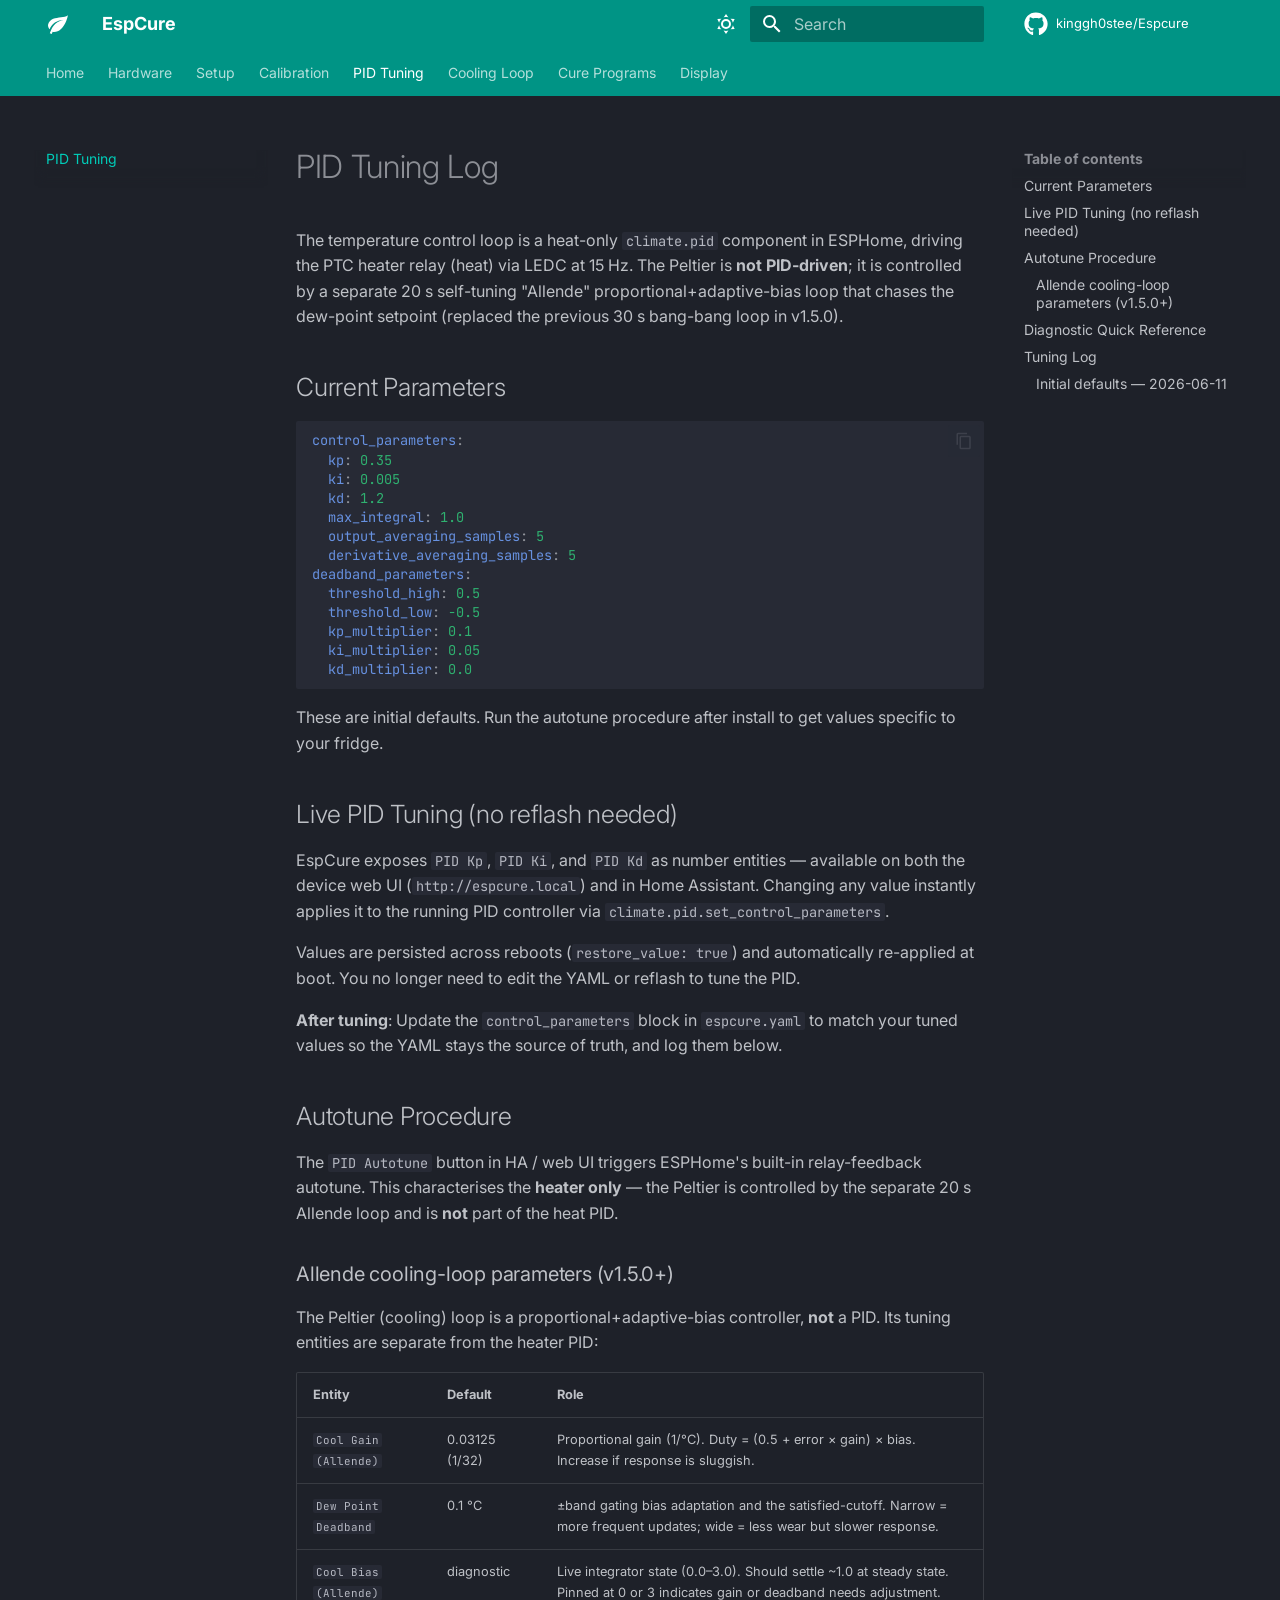
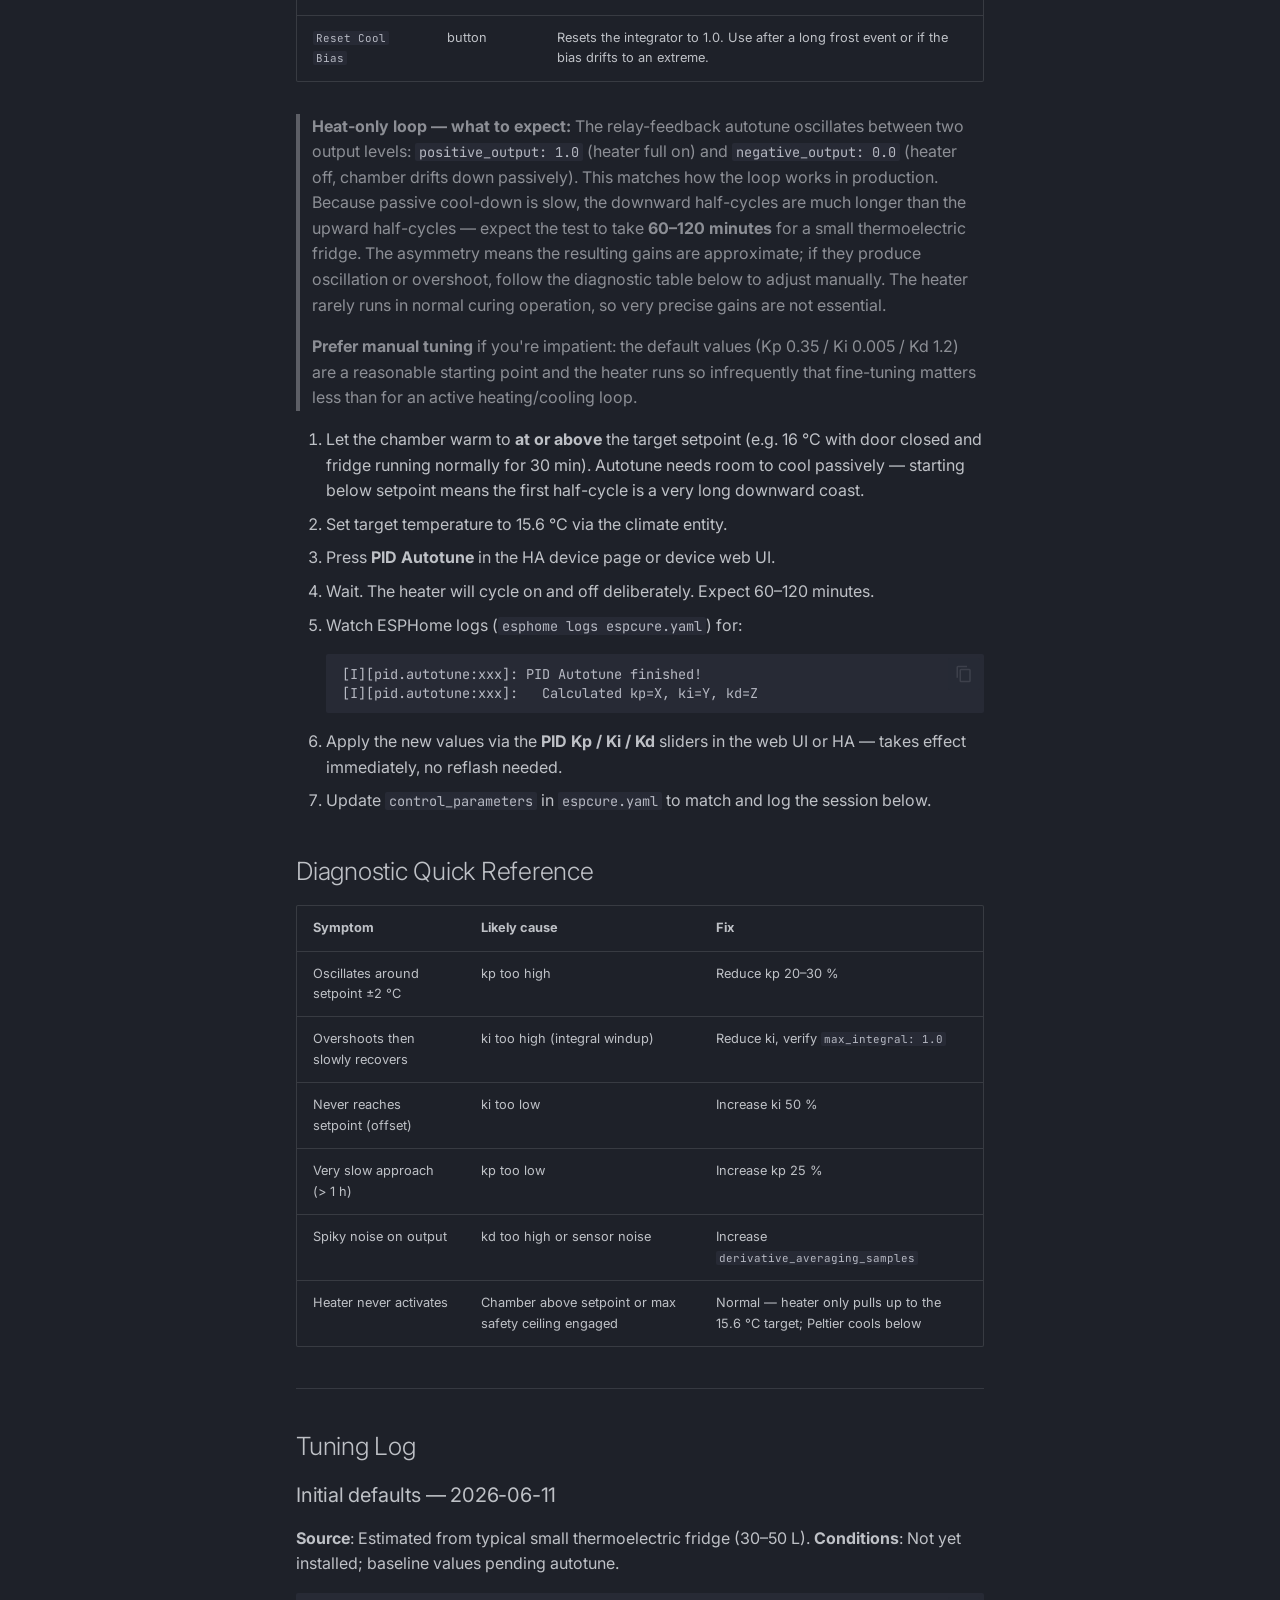
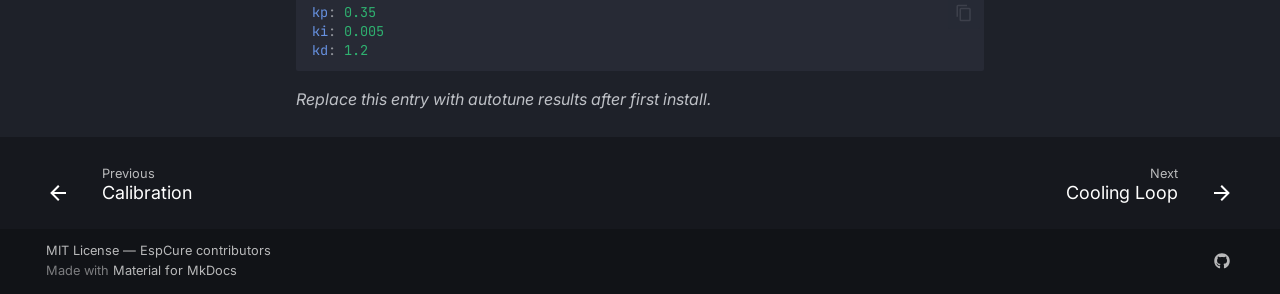
<file: pid-tuning/index.html>
<!doctype html>
<html lang="en" class="no-js">
  <head>
    
      <meta charset="utf-8">
      <meta name="viewport" content="width=device-width,initial-scale=1">
      
        <meta name="description" content="Open-source DIY cannabis curing chamber controller — ESP32-C6 + ESPHome">
      
      
      
        <link rel="canonical" href="https://kinggh0stee.github.io/Espcure/pid-tuning/">
      
      
        <link rel="prev" href="../calibration/">
      
      
        <link rel="next" href="../cooling-loop/">
      
      
        
      
      
      <link rel="icon" href="../assets/favicon.svg">
      <meta name="generator" content="mkdocs-1.6.1, mkdocs-material-9.7.7">
    
    
      
        <title>PID Tuning - EspCure</title>
      
    
    
      <link rel="stylesheet" href="../assets/stylesheets/main.ec1eaa64.min.css">
      
        
        <link rel="stylesheet" href="../assets/stylesheets/palette.ab4e12ef.min.css">
      
      


    
    
      
    
    
      
        
        
        <link rel="preconnect" href="https://fonts.gstatic.com" crossorigin>
        <link rel="stylesheet" href="https://fonts.googleapis.com/css?family=Inter:300,300i,400,400i,700,700i%7CJetBrains+Mono:400,400i,700,700i&display=fallback">
        <style>:root{--md-text-font:"Inter";--md-code-font:"JetBrains Mono"}</style>
      
    
    
      <link rel="stylesheet" href="../stylesheets/extra.css">
    
    <script>__md_scope=new URL("..",location),__md_hash=e=>[...e].reduce(((e,_)=>(e<<5)-e+_.charCodeAt(0)),0),__md_get=(e,_=localStorage,t=__md_scope)=>JSON.parse(_.getItem(t.pathname+"."+e)),__md_set=(e,_,t=localStorage,a=__md_scope)=>{try{t.setItem(a.pathname+"."+e,JSON.stringify(_))}catch(e){}}</script>
    
      

    
    
  </head>
  
  
    
    
      
    
    
    
    
    <body dir="ltr" data-md-color-scheme="slate" data-md-color-primary="teal" data-md-color-accent="amber">
  
    
    <input class="md-toggle" data-md-toggle="drawer" type="checkbox" id="__drawer" autocomplete="off">
    <input class="md-toggle" data-md-toggle="search" type="checkbox" id="__search" autocomplete="off">
    <label class="md-overlay" for="__drawer"></label>
    <div data-md-component="skip">
      
        
        <a href="#pid-tuning-log" class="md-skip">
          Skip to content
        </a>
      
    </div>
    <div data-md-component="announce">
      
    </div>
    
    
      

<header class="md-header" data-md-component="header">
  <nav class="md-header__inner md-grid" aria-label="Header">
    <a href=".." title="EspCure" class="md-header__button md-logo" aria-label="EspCure" data-md-component="logo">
      
  
  <svg xmlns="http://www.w3.org/2000/svg" viewBox="0 0 24 24"><path d="M17 8C8 10 5.9 16.17 3.82 21.34l1.89.66.95-2.3c.48.17.98.3 1.34.3C19 20 22 3 22 3c-1 2-8 2.25-13 3.25S2 11.5 2 13.5s1.75 3.75 1.75 3.75C7 8 17 8 17 8"/></svg>

    </a>
    <label class="md-header__button md-icon" for="__drawer">
      
      <svg xmlns="http://www.w3.org/2000/svg" viewBox="0 0 24 24"><path d="M3 6h18v2H3zm0 5h18v2H3zm0 5h18v2H3z"/></svg>
    </label>
    <div class="md-header__title" data-md-component="header-title">
      <div class="md-header__ellipsis">
        <div class="md-header__topic">
          <span class="md-ellipsis">
            EspCure
          </span>
        </div>
        <div class="md-header__topic" data-md-component="header-topic">
          <span class="md-ellipsis">
            
              PID Tuning
            
          </span>
        </div>
      </div>
    </div>
    
      
        <form class="md-header__option" data-md-component="palette">
  
    
    
    
    <input class="md-option" data-md-color-media="" data-md-color-scheme="slate" data-md-color-primary="teal" data-md-color-accent="amber"  aria-label="Switch to light mode"  type="radio" name="__palette" id="__palette_0">
    
      <label class="md-header__button md-icon" title="Switch to light mode" for="__palette_1" hidden>
        <svg xmlns="http://www.w3.org/2000/svg" viewBox="0 0 24 24"><path d="M12 7a5 5 0 0 1 5 5 5 5 0 0 1-5 5 5 5 0 0 1-5-5 5 5 0 0 1 5-5m0 2a3 3 0 0 0-3 3 3 3 0 0 0 3 3 3 3 0 0 0 3-3 3 3 0 0 0-3-3m0-7 2.39 3.42C13.65 5.15 12.84 5 12 5s-1.65.15-2.39.42zM3.34 7l4.16-.35A7.2 7.2 0 0 0 5.94 8.5c-.44.74-.69 1.5-.83 2.29zm.02 10 1.76-3.77a7.131 7.131 0 0 0 2.38 4.14zM20.65 7l-1.77 3.79a7.02 7.02 0 0 0-2.38-4.15zm-.01 10-4.14.36c.59-.51 1.12-1.14 1.54-1.86.42-.73.69-1.5.83-2.29zM12 22l-2.41-3.44c.74.27 1.55.44 2.41.44.82 0 1.63-.17 2.37-.44z"/></svg>
      </label>
    
  
    
    
    
    <input class="md-option" data-md-color-media="" data-md-color-scheme="default" data-md-color-primary="teal" data-md-color-accent="amber"  aria-label="Switch to dark mode"  type="radio" name="__palette" id="__palette_1">
    
      <label class="md-header__button md-icon" title="Switch to dark mode" for="__palette_0" hidden>
        <svg xmlns="http://www.w3.org/2000/svg" viewBox="0 0 24 24"><path d="m17.75 4.09-2.53 1.94.91 3.06-2.63-1.81-2.63 1.81.91-3.06-2.53-1.94L12.44 4l1.06-3 1.06 3zm3.5 6.91-1.64 1.25.59 1.98-1.7-1.17-1.7 1.17.59-1.98L15.75 11l2.06-.05L18.5 9l.69 1.95zm-2.28 4.95c.83-.08 1.72 1.1 1.19 1.85-.32.45-.66.87-1.08 1.27C15.17 23 8.84 23 4.94 19.07c-3.91-3.9-3.91-10.24 0-14.14.4-.4.82-.76 1.27-1.08.75-.53 1.93.36 1.85 1.19-.27 2.86.69 5.83 2.89 8.02a9.96 9.96 0 0 0 8.02 2.89m-1.64 2.02a12.08 12.08 0 0 1-7.8-3.47c-2.17-2.19-3.33-5-3.49-7.82-2.81 3.14-2.7 7.96.31 10.98 3.02 3.01 7.84 3.12 10.98.31"/></svg>
      </label>
    
  
</form>
      
    
    
      <script>var palette=__md_get("__palette");if(palette&&palette.color){if("(prefers-color-scheme)"===palette.color.media){var media=matchMedia("(prefers-color-scheme: light)"),input=document.querySelector(media.matches?"[data-md-color-media='(prefers-color-scheme: light)']":"[data-md-color-media='(prefers-color-scheme: dark)']");palette.color.media=input.getAttribute("data-md-color-media"),palette.color.scheme=input.getAttribute("data-md-color-scheme"),palette.color.primary=input.getAttribute("data-md-color-primary"),palette.color.accent=input.getAttribute("data-md-color-accent")}for(var[key,value]of Object.entries(palette.color))document.body.setAttribute("data-md-color-"+key,value)}</script>
    
    
    
      
      
        <label class="md-header__button md-icon" for="__search">
          
          <svg xmlns="http://www.w3.org/2000/svg" viewBox="0 0 24 24"><path d="M9.5 3A6.5 6.5 0 0 1 16 9.5c0 1.61-.59 3.09-1.56 4.23l.27.27h.79l5 5-1.5 1.5-5-5v-.79l-.27-.27A6.52 6.52 0 0 1 9.5 16 6.5 6.5 0 0 1 3 9.5 6.5 6.5 0 0 1 9.5 3m0 2C7 5 5 7 5 9.5S7 14 9.5 14 14 12 14 9.5 12 5 9.5 5"/></svg>
        </label>
        <div class="md-search" data-md-component="search" role="dialog">
  <label class="md-search__overlay" for="__search"></label>
  <div class="md-search__inner" role="search">
    <form class="md-search__form" name="search">
      <input type="text" class="md-search__input" name="query" aria-label="Search" placeholder="Search" autocapitalize="off" autocorrect="off" autocomplete="off" spellcheck="false" data-md-component="search-query" required>
      <label class="md-search__icon md-icon" for="__search">
        
        <svg xmlns="http://www.w3.org/2000/svg" viewBox="0 0 24 24"><path d="M9.5 3A6.5 6.5 0 0 1 16 9.5c0 1.61-.59 3.09-1.56 4.23l.27.27h.79l5 5-1.5 1.5-5-5v-.79l-.27-.27A6.52 6.52 0 0 1 9.5 16 6.5 6.5 0 0 1 3 9.5 6.5 6.5 0 0 1 9.5 3m0 2C7 5 5 7 5 9.5S7 14 9.5 14 14 12 14 9.5 12 5 9.5 5"/></svg>
        
        <svg xmlns="http://www.w3.org/2000/svg" viewBox="0 0 24 24"><path d="M20 11v2H8l5.5 5.5-1.42 1.42L4.16 12l7.92-7.92L13.5 5.5 8 11z"/></svg>
      </label>
      <nav class="md-search__options" aria-label="Search">
        
        <button type="reset" class="md-search__icon md-icon" title="Clear" aria-label="Clear" tabindex="-1">
          
          <svg xmlns="http://www.w3.org/2000/svg" viewBox="0 0 24 24"><path d="M19 6.41 17.59 5 12 10.59 6.41 5 5 6.41 10.59 12 5 17.59 6.41 19 12 13.41 17.59 19 19 17.59 13.41 12z"/></svg>
        </button>
      </nav>
      
        <div class="md-search__suggest" data-md-component="search-suggest"></div>
      
    </form>
    <div class="md-search__output">
      <div class="md-search__scrollwrap" tabindex="0" data-md-scrollfix>
        <div class="md-search-result" data-md-component="search-result">
          <div class="md-search-result__meta">
            Initializing search
          </div>
          <ol class="md-search-result__list" role="presentation"></ol>
        </div>
      </div>
    </div>
  </div>
</div>
      
    
    
      <div class="md-header__source">
        <a href="https://github.com/kinggh0stee/Espcure" title="Go to repository" class="md-source" data-md-component="source">
  <div class="md-source__icon md-icon">
    
    <svg xmlns="http://www.w3.org/2000/svg" viewBox="0 0 512 512"><!--! Font Awesome Free 7.1.0 by @fontawesome - https://fontawesome.com License - https://fontawesome.com/license/free (Icons: CC BY 4.0, Fonts: SIL OFL 1.1, Code: MIT License) Copyright 2025 Fonticons, Inc.--><path d="M173.9 397.4c0 2-2.3 3.6-5.2 3.6-3.3.3-5.6-1.3-5.6-3.6 0-2 2.3-3.6 5.2-3.6 3-.3 5.6 1.3 5.6 3.6m-31.1-4.5c-.7 2 1.3 4.3 4.3 4.9 2.6 1 5.6 0 6.2-2s-1.3-4.3-4.3-5.2c-2.6-.7-5.5.3-6.2 2.3m44.2-1.7c-2.9.7-4.9 2.6-4.6 4.9.3 2 2.9 3.3 5.9 2.6 2.9-.7 4.9-2.6 4.6-4.6-.3-1.9-3-3.2-5.9-2.9M252.8 8C114.1 8 8 113.3 8 252c0 110.9 69.8 205.8 169.5 239.2 12.8 2.3 17.3-5.6 17.3-12.1 0-6.2-.3-40.4-.3-61.4 0 0-70 15-84.7-29.8 0 0-11.4-29.1-27.8-36.6 0 0-22.9-15.7 1.6-15.4 0 0 24.9 2 38.6 25.8 21.9 38.6 58.6 27.5 72.9 20.9 2.3-16 8.8-27.1 16-33.7-55.9-6.2-112.3-14.3-112.3-110.5 0-27.5 7.6-41.3 23.6-58.9-2.6-6.5-11.1-33.3 2.6-67.9 20.9-6.5 69 27 69 27 20-5.6 41.5-8.5 62.8-8.5s42.8 2.9 62.8 8.5c0 0 48.1-33.6 69-27 13.7 34.7 5.2 61.4 2.6 67.9 16 17.7 25.8 31.5 25.8 58.9 0 96.5-58.9 104.2-114.8 110.5 9.2 7.9 17 22.9 17 46.4 0 33.7-.3 75.4-.3 83.6 0 6.5 4.6 14.4 17.3 12.1C436.2 457.8 504 362.9 504 252 504 113.3 391.5 8 252.8 8M105.2 352.9c-1.3 1-1 3.3.7 5.2 1.6 1.6 3.9 2.3 5.2 1 1.3-1 1-3.3-.7-5.2-1.6-1.6-3.9-2.3-5.2-1m-10.8-8.1c-.7 1.3.3 2.9 2.3 3.9 1.6 1 3.6.7 4.3-.7.7-1.3-.3-2.9-2.3-3.9-2-.6-3.6-.3-4.3.7m32.4 35.6c-1.6 1.3-1 4.3 1.3 6.2 2.3 2.3 5.2 2.6 6.5 1 1.3-1.3.7-4.3-1.3-6.2-2.2-2.3-5.2-2.6-6.5-1m-11.4-14.7c-1.6 1-1.6 3.6 0 5.9s4.3 3.3 5.6 2.3c1.6-1.3 1.6-3.9 0-6.2-1.4-2.3-4-3.3-5.6-2"/></svg>
  </div>
  <div class="md-source__repository">
    kinggh0stee/Espcure
  </div>
</a>
      </div>
    
  </nav>
  
</header>
    
    <div class="md-container" data-md-component="container">
      
      
        
          
            
<nav class="md-tabs" aria-label="Tabs" data-md-component="tabs">
  <div class="md-grid">
    <ul class="md-tabs__list">
      
        
  
  
  
  
    <li class="md-tabs__item">
      <a href=".." class="md-tabs__link">
        
  
  
    
  
  Home

      </a>
    </li>
  

      
        
  
  
  
  
    <li class="md-tabs__item">
      <a href="../hardware/" class="md-tabs__link">
        
  
  
    
  
  Hardware

      </a>
    </li>
  

      
        
  
  
  
  
    <li class="md-tabs__item">
      <a href="../setup/" class="md-tabs__link">
        
  
  
    
  
  Setup

      </a>
    </li>
  

      
        
  
  
  
  
    <li class="md-tabs__item">
      <a href="../calibration/" class="md-tabs__link">
        
  
  
    
  
  Calibration

      </a>
    </li>
  

      
        
  
  
  
    
  
  
    <li class="md-tabs__item md-tabs__item--active">
      <a href="./" class="md-tabs__link">
        
  
  
    
  
  PID Tuning

      </a>
    </li>
  

      
        
  
  
  
  
    <li class="md-tabs__item">
      <a href="../cooling-loop/" class="md-tabs__link">
        
  
  
    
  
  Cooling Loop

      </a>
    </li>
  

      
        
  
  
  
  
    <li class="md-tabs__item">
      <a href="../cure-programs/" class="md-tabs__link">
        
  
  
    
  
  Cure Programs

      </a>
    </li>
  

      
        
  
  
  
  
    <li class="md-tabs__item">
      <a href="../display-plan/" class="md-tabs__link">
        
  
  
    
  
  Display

      </a>
    </li>
  

      
    </ul>
  </div>
</nav>
          
        
      
      <main class="md-main" data-md-component="main">
        <div class="md-main__inner md-grid">
          
            
              
              <div class="md-sidebar md-sidebar--primary" data-md-component="sidebar" data-md-type="navigation" >
                <div class="md-sidebar__scrollwrap">
                  <div class="md-sidebar__inner">
                    


  


<nav class="md-nav md-nav--primary md-nav--lifted" aria-label="Navigation" data-md-level="0">
  <label class="md-nav__title" for="__drawer">
    <a href=".." title="EspCure" class="md-nav__button md-logo" aria-label="EspCure" data-md-component="logo">
      
  
  <svg xmlns="http://www.w3.org/2000/svg" viewBox="0 0 24 24"><path d="M17 8C8 10 5.9 16.17 3.82 21.34l1.89.66.95-2.3c.48.17.98.3 1.34.3C19 20 22 3 22 3c-1 2-8 2.25-13 3.25S2 11.5 2 13.5s1.75 3.75 1.75 3.75C7 8 17 8 17 8"/></svg>

    </a>
    EspCure
  </label>
  
    <div class="md-nav__source">
      <a href="https://github.com/kinggh0stee/Espcure" title="Go to repository" class="md-source" data-md-component="source">
  <div class="md-source__icon md-icon">
    
    <svg xmlns="http://www.w3.org/2000/svg" viewBox="0 0 512 512"><!--! Font Awesome Free 7.1.0 by @fontawesome - https://fontawesome.com License - https://fontawesome.com/license/free (Icons: CC BY 4.0, Fonts: SIL OFL 1.1, Code: MIT License) Copyright 2025 Fonticons, Inc.--><path d="M173.9 397.4c0 2-2.3 3.6-5.2 3.6-3.3.3-5.6-1.3-5.6-3.6 0-2 2.3-3.6 5.2-3.6 3-.3 5.6 1.3 5.6 3.6m-31.1-4.5c-.7 2 1.3 4.3 4.3 4.9 2.6 1 5.6 0 6.2-2s-1.3-4.3-4.3-5.2c-2.6-.7-5.5.3-6.2 2.3m44.2-1.7c-2.9.7-4.9 2.6-4.6 4.9.3 2 2.9 3.3 5.9 2.6 2.9-.7 4.9-2.6 4.6-4.6-.3-1.9-3-3.2-5.9-2.9M252.8 8C114.1 8 8 113.3 8 252c0 110.9 69.8 205.8 169.5 239.2 12.8 2.3 17.3-5.6 17.3-12.1 0-6.2-.3-40.4-.3-61.4 0 0-70 15-84.7-29.8 0 0-11.4-29.1-27.8-36.6 0 0-22.9-15.7 1.6-15.4 0 0 24.9 2 38.6 25.8 21.9 38.6 58.6 27.5 72.9 20.9 2.3-16 8.8-27.1 16-33.7-55.9-6.2-112.3-14.3-112.3-110.5 0-27.5 7.6-41.3 23.6-58.9-2.6-6.5-11.1-33.3 2.6-67.9 20.9-6.5 69 27 69 27 20-5.6 41.5-8.5 62.8-8.5s42.8 2.9 62.8 8.5c0 0 48.1-33.6 69-27 13.7 34.7 5.2 61.4 2.6 67.9 16 17.7 25.8 31.5 25.8 58.9 0 96.5-58.9 104.2-114.8 110.5 9.2 7.9 17 22.9 17 46.4 0 33.7-.3 75.4-.3 83.6 0 6.5 4.6 14.4 17.3 12.1C436.2 457.8 504 362.9 504 252 504 113.3 391.5 8 252.8 8M105.2 352.9c-1.3 1-1 3.3.7 5.2 1.6 1.6 3.9 2.3 5.2 1 1.3-1 1-3.3-.7-5.2-1.6-1.6-3.9-2.3-5.2-1m-10.8-8.1c-.7 1.3.3 2.9 2.3 3.9 1.6 1 3.6.7 4.3-.7.7-1.3-.3-2.9-2.3-3.9-2-.6-3.6-.3-4.3.7m32.4 35.6c-1.6 1.3-1 4.3 1.3 6.2 2.3 2.3 5.2 2.6 6.5 1 1.3-1.3.7-4.3-1.3-6.2-2.2-2.3-5.2-2.6-6.5-1m-11.4-14.7c-1.6 1-1.6 3.6 0 5.9s4.3 3.3 5.6 2.3c1.6-1.3 1.6-3.9 0-6.2-1.4-2.3-4-3.3-5.6-2"/></svg>
  </div>
  <div class="md-source__repository">
    kinggh0stee/Espcure
  </div>
</a>
    </div>
  
  <ul class="md-nav__list" data-md-scrollfix>
    
      
      
  
  
  
  
    <li class="md-nav__item">
      <a href=".." class="md-nav__link">
        
  
  
  <span class="md-ellipsis">
    
  
    Home
  

    
  </span>
  
  

      </a>
    </li>
  

    
      
      
  
  
  
  
    <li class="md-nav__item">
      <a href="../hardware/" class="md-nav__link">
        
  
  
  <span class="md-ellipsis">
    
  
    Hardware
  

    
  </span>
  
  

      </a>
    </li>
  

    
      
      
  
  
  
  
    <li class="md-nav__item">
      <a href="../setup/" class="md-nav__link">
        
  
  
  <span class="md-ellipsis">
    
  
    Setup
  

    
  </span>
  
  

      </a>
    </li>
  

    
      
      
  
  
  
  
    <li class="md-nav__item">
      <a href="../calibration/" class="md-nav__link">
        
  
  
  <span class="md-ellipsis">
    
  
    Calibration
  

    
  </span>
  
  

      </a>
    </li>
  

    
      
      
  
  
    
  
  
  
    <li class="md-nav__item md-nav__item--active">
      
      <input class="md-nav__toggle md-toggle" type="checkbox" id="__toc">
      
      
        
      
      
        <label class="md-nav__link md-nav__link--active" for="__toc">
          
  
  
  <span class="md-ellipsis">
    
  
    PID Tuning
  

    
  </span>
  
  

          <span class="md-nav__icon md-icon"></span>
        </label>
      
      <a href="./" class="md-nav__link md-nav__link--active">
        
  
  
  <span class="md-ellipsis">
    
  
    PID Tuning
  

    
  </span>
  
  

      </a>
      
        

<nav class="md-nav md-nav--secondary" aria-label="Table of contents">
  
  
  
    
  
  
    <label class="md-nav__title" for="__toc">
      <span class="md-nav__icon md-icon"></span>
      Table of contents
    </label>
    <ul class="md-nav__list" data-md-component="toc" data-md-scrollfix>
      
        <li class="md-nav__item">
  <a href="#current-parameters" class="md-nav__link">
    <span class="md-ellipsis">
      
        Current Parameters
      
    </span>
  </a>
  
</li>
      
        <li class="md-nav__item">
  <a href="#live-pid-tuning-no-reflash-needed" class="md-nav__link">
    <span class="md-ellipsis">
      
        Live PID Tuning (no reflash needed)
      
    </span>
  </a>
  
</li>
      
        <li class="md-nav__item">
  <a href="#autotune-procedure" class="md-nav__link">
    <span class="md-ellipsis">
      
        Autotune Procedure
      
    </span>
  </a>
  
    <nav class="md-nav" aria-label="Autotune Procedure">
      <ul class="md-nav__list">
        
          <li class="md-nav__item">
  <a href="#allende-cooling-loop-parameters-v150" class="md-nav__link">
    <span class="md-ellipsis">
      
        Allende cooling-loop parameters (v1.5.0+)
      
    </span>
  </a>
  
</li>
        
      </ul>
    </nav>
  
</li>
      
        <li class="md-nav__item">
  <a href="#diagnostic-quick-reference" class="md-nav__link">
    <span class="md-ellipsis">
      
        Diagnostic Quick Reference
      
    </span>
  </a>
  
</li>
      
        <li class="md-nav__item">
  <a href="#tuning-log" class="md-nav__link">
    <span class="md-ellipsis">
      
        Tuning Log
      
    </span>
  </a>
  
    <nav class="md-nav" aria-label="Tuning Log">
      <ul class="md-nav__list">
        
          <li class="md-nav__item">
  <a href="#initial-defaults-2026-06-11" class="md-nav__link">
    <span class="md-ellipsis">
      
        Initial defaults — 2026-06-11
      
    </span>
  </a>
  
</li>
        
      </ul>
    </nav>
  
</li>
      
    </ul>
  
</nav>
      
    </li>
  

    
      
      
  
  
  
  
    <li class="md-nav__item">
      <a href="../cooling-loop/" class="md-nav__link">
        
  
  
  <span class="md-ellipsis">
    
  
    Cooling Loop
  

    
  </span>
  
  

      </a>
    </li>
  

    
      
      
  
  
  
  
    <li class="md-nav__item">
      <a href="../cure-programs/" class="md-nav__link">
        
  
  
  <span class="md-ellipsis">
    
  
    Cure Programs
  

    
  </span>
  
  

      </a>
    </li>
  

    
      
      
  
  
  
  
    <li class="md-nav__item">
      <a href="../display-plan/" class="md-nav__link">
        
  
  
  <span class="md-ellipsis">
    
  
    Display
  

    
  </span>
  
  

      </a>
    </li>
  

    
  </ul>
</nav>
                  </div>
                </div>
              </div>
            
            
              
              <div class="md-sidebar md-sidebar--secondary" data-md-component="sidebar" data-md-type="toc" >
                <div class="md-sidebar__scrollwrap">
                  <div class="md-sidebar__inner">
                    

<nav class="md-nav md-nav--secondary" aria-label="Table of contents">
  
  
  
    
  
  
    <label class="md-nav__title" for="__toc">
      <span class="md-nav__icon md-icon"></span>
      Table of contents
    </label>
    <ul class="md-nav__list" data-md-component="toc" data-md-scrollfix>
      
        <li class="md-nav__item">
  <a href="#current-parameters" class="md-nav__link">
    <span class="md-ellipsis">
      
        Current Parameters
      
    </span>
  </a>
  
</li>
      
        <li class="md-nav__item">
  <a href="#live-pid-tuning-no-reflash-needed" class="md-nav__link">
    <span class="md-ellipsis">
      
        Live PID Tuning (no reflash needed)
      
    </span>
  </a>
  
</li>
      
        <li class="md-nav__item">
  <a href="#autotune-procedure" class="md-nav__link">
    <span class="md-ellipsis">
      
        Autotune Procedure
      
    </span>
  </a>
  
    <nav class="md-nav" aria-label="Autotune Procedure">
      <ul class="md-nav__list">
        
          <li class="md-nav__item">
  <a href="#allende-cooling-loop-parameters-v150" class="md-nav__link">
    <span class="md-ellipsis">
      
        Allende cooling-loop parameters (v1.5.0+)
      
    </span>
  </a>
  
</li>
        
      </ul>
    </nav>
  
</li>
      
        <li class="md-nav__item">
  <a href="#diagnostic-quick-reference" class="md-nav__link">
    <span class="md-ellipsis">
      
        Diagnostic Quick Reference
      
    </span>
  </a>
  
</li>
      
        <li class="md-nav__item">
  <a href="#tuning-log" class="md-nav__link">
    <span class="md-ellipsis">
      
        Tuning Log
      
    </span>
  </a>
  
    <nav class="md-nav" aria-label="Tuning Log">
      <ul class="md-nav__list">
        
          <li class="md-nav__item">
  <a href="#initial-defaults-2026-06-11" class="md-nav__link">
    <span class="md-ellipsis">
      
        Initial defaults — 2026-06-11
      
    </span>
  </a>
  
</li>
        
      </ul>
    </nav>
  
</li>
      
    </ul>
  
</nav>
                  </div>
                </div>
              </div>
            
          
          
            <div class="md-content" data-md-component="content">
              
              <article class="md-content__inner md-typeset">
                
                  


  
  


<h1 id="pid-tuning-log">PID Tuning Log<a class="headerlink" href="#pid-tuning-log" title="Permanent link">&para;</a></h1>
<p>The temperature control loop is a heat-only <code>climate.pid</code> component in ESPHome, driving the PTC heater relay (heat) via LEDC at 15 Hz. The Peltier is <strong>not PID-driven</strong>; it is controlled by a separate 20 s self-tuning "Allende" proportional+adaptive-bias loop that chases the dew-point setpoint (replaced the previous 30 s bang-bang loop in v1.5.0).</p>
<h2 id="current-parameters">Current Parameters<a class="headerlink" href="#current-parameters" title="Permanent link">&para;</a></h2>
<div class="highlight"><pre><span></span><code><a id="__codelineno-0-1" name="__codelineno-0-1" href="#__codelineno-0-1"></a><span class="nt">control_parameters</span><span class="p">:</span>
<a id="__codelineno-0-2" name="__codelineno-0-2" href="#__codelineno-0-2"></a><span class="w">  </span><span class="nt">kp</span><span class="p">:</span><span class="w"> </span><span class="l l-Scalar l-Scalar-Plain">0.35</span>
<a id="__codelineno-0-3" name="__codelineno-0-3" href="#__codelineno-0-3"></a><span class="w">  </span><span class="nt">ki</span><span class="p">:</span><span class="w"> </span><span class="l l-Scalar l-Scalar-Plain">0.005</span>
<a id="__codelineno-0-4" name="__codelineno-0-4" href="#__codelineno-0-4"></a><span class="w">  </span><span class="nt">kd</span><span class="p">:</span><span class="w"> </span><span class="l l-Scalar l-Scalar-Plain">1.2</span>
<a id="__codelineno-0-5" name="__codelineno-0-5" href="#__codelineno-0-5"></a><span class="w">  </span><span class="nt">max_integral</span><span class="p">:</span><span class="w"> </span><span class="l l-Scalar l-Scalar-Plain">1.0</span>
<a id="__codelineno-0-6" name="__codelineno-0-6" href="#__codelineno-0-6"></a><span class="w">  </span><span class="nt">output_averaging_samples</span><span class="p">:</span><span class="w"> </span><span class="l l-Scalar l-Scalar-Plain">5</span>
<a id="__codelineno-0-7" name="__codelineno-0-7" href="#__codelineno-0-7"></a><span class="w">  </span><span class="nt">derivative_averaging_samples</span><span class="p">:</span><span class="w"> </span><span class="l l-Scalar l-Scalar-Plain">5</span>
<a id="__codelineno-0-8" name="__codelineno-0-8" href="#__codelineno-0-8"></a><span class="nt">deadband_parameters</span><span class="p">:</span>
<a id="__codelineno-0-9" name="__codelineno-0-9" href="#__codelineno-0-9"></a><span class="w">  </span><span class="nt">threshold_high</span><span class="p">:</span><span class="w"> </span><span class="l l-Scalar l-Scalar-Plain">0.5</span>
<a id="__codelineno-0-10" name="__codelineno-0-10" href="#__codelineno-0-10"></a><span class="w">  </span><span class="nt">threshold_low</span><span class="p">:</span><span class="w"> </span><span class="l l-Scalar l-Scalar-Plain">-0.5</span>
<a id="__codelineno-0-11" name="__codelineno-0-11" href="#__codelineno-0-11"></a><span class="w">  </span><span class="nt">kp_multiplier</span><span class="p">:</span><span class="w"> </span><span class="l l-Scalar l-Scalar-Plain">0.1</span>
<a id="__codelineno-0-12" name="__codelineno-0-12" href="#__codelineno-0-12"></a><span class="w">  </span><span class="nt">ki_multiplier</span><span class="p">:</span><span class="w"> </span><span class="l l-Scalar l-Scalar-Plain">0.05</span>
<a id="__codelineno-0-13" name="__codelineno-0-13" href="#__codelineno-0-13"></a><span class="w">  </span><span class="nt">kd_multiplier</span><span class="p">:</span><span class="w"> </span><span class="l l-Scalar l-Scalar-Plain">0.0</span>
</code></pre></div>
<p>These are initial defaults. Run the autotune procedure after install to get values specific to your fridge.</p>
<h2 id="live-pid-tuning-no-reflash-needed">Live PID Tuning (no reflash needed)<a class="headerlink" href="#live-pid-tuning-no-reflash-needed" title="Permanent link">&para;</a></h2>
<p>EspCure exposes <code>PID Kp</code>, <code>PID Ki</code>, and <code>PID Kd</code> as number entities — available on both the device web UI (<code>http://espcure.local</code>) and in Home Assistant. Changing any value instantly applies it to the running PID controller via <code>climate.pid.set_control_parameters</code>.</p>
<p>Values are persisted across reboots (<code>restore_value: true</code>) and automatically re-applied at boot. You no longer need to edit the YAML or reflash to tune the PID.</p>
<p><strong>After tuning</strong>: Update the <code>control_parameters</code> block in <code>espcure.yaml</code> to match your tuned values so the YAML stays the source of truth, and log them below.</p>
<h2 id="autotune-procedure">Autotune Procedure<a class="headerlink" href="#autotune-procedure" title="Permanent link">&para;</a></h2>
<p>The <code>PID Autotune</code> button in HA / web UI triggers ESPHome's built-in relay-feedback autotune. This characterises the <strong>heater only</strong> — the Peltier is controlled by the separate 20 s Allende loop and is <strong>not</strong> part of the heat PID.</p>
<h3 id="allende-cooling-loop-parameters-v150">Allende cooling-loop parameters (v1.5.0+)<a class="headerlink" href="#allende-cooling-loop-parameters-v150" title="Permanent link">&para;</a></h3>
<p>The Peltier (cooling) loop is a proportional+adaptive-bias controller, <strong>not</strong> a PID. Its tuning entities are separate from the heater PID:</p>
<table>
<thead>
<tr>
<th>Entity</th>
<th>Default</th>
<th>Role</th>
</tr>
</thead>
<tbody>
<tr>
<td><code>Cool Gain (Allende)</code></td>
<td>0.03125 (1/32)</td>
<td>Proportional gain (1/°C). Duty = (0.5 + error × gain) × bias. Increase if response is sluggish.</td>
</tr>
<tr>
<td><code>Dew Point Deadband</code></td>
<td>0.1 °C</td>
<td>±band gating bias adaptation and the satisfied-cutoff. Narrow = more frequent updates; wide = less wear but slower response.</td>
</tr>
<tr>
<td><code>Cool Bias (Allende)</code></td>
<td>diagnostic</td>
<td>Live integrator state (0.0–3.0). Should settle ~1.0 at steady state. Pinned at 0 or 3 indicates gain or deadband needs adjustment.</td>
</tr>
<tr>
<td><code>Reset Cool Bias</code></td>
<td>button</td>
<td>Resets the integrator to 1.0. Use after a long frost event or if the bias drifts to an extreme.</td>
</tr>
</tbody>
</table>
<blockquote>
<p><strong>Heat-only loop — what to expect:</strong> The relay-feedback autotune oscillates between two output levels: <code>positive_output: 1.0</code> (heater full on) and <code>negative_output: 0.0</code> (heater off, chamber drifts down passively). This matches how the loop works in production. Because passive cool-down is slow, the downward half-cycles are much longer than the upward half-cycles — expect the test to take <strong>60–120 minutes</strong> for a small thermoelectric fridge. The asymmetry means the resulting gains are approximate; if they produce oscillation or overshoot, follow the diagnostic table below to adjust manually. The heater rarely runs in normal curing operation, so very precise gains are not essential.</p>
<p><strong>Prefer manual tuning</strong> if you're impatient: the default values (Kp 0.35 / Ki 0.005 / Kd 1.2) are a reasonable starting point and the heater runs so infrequently that fine-tuning matters less than for an active heating/cooling loop.</p>
</blockquote>
<ol>
<li>Let the chamber warm to <strong>at or above</strong> the target setpoint (e.g. 16 °C with door closed and fridge running normally for 30 min). Autotune needs room to cool passively — starting below setpoint means the first half-cycle is a very long downward coast.</li>
<li>Set target temperature to 15.6 °C via the climate entity.</li>
<li>Press <strong>PID Autotune</strong> in the HA device page or device web UI.</li>
<li>Wait. The heater will cycle on and off deliberately. Expect 60–120 minutes.</li>
<li>Watch ESPHome logs (<code>esphome logs espcure.yaml</code>) for:
   <div class="highlight"><pre><span></span><code><a id="__codelineno-1-1" name="__codelineno-1-1" href="#__codelineno-1-1"></a>[I][pid.autotune:xxx]: PID Autotune finished!
<a id="__codelineno-1-2" name="__codelineno-1-2" href="#__codelineno-1-2"></a>[I][pid.autotune:xxx]:   Calculated kp=X, ki=Y, kd=Z
</code></pre></div></li>
<li>Apply the new values via the <strong>PID Kp / Ki / Kd</strong> sliders in the web UI or HA — takes effect immediately, no reflash needed.</li>
<li>Update <code>control_parameters</code> in <code>espcure.yaml</code> to match and log the session below.</li>
</ol>
<h2 id="diagnostic-quick-reference">Diagnostic Quick Reference<a class="headerlink" href="#diagnostic-quick-reference" title="Permanent link">&para;</a></h2>
<table>
<thead>
<tr>
<th>Symptom</th>
<th>Likely cause</th>
<th>Fix</th>
</tr>
</thead>
<tbody>
<tr>
<td>Oscillates around setpoint ±2 °C</td>
<td>kp too high</td>
<td>Reduce kp 20–30 %</td>
</tr>
<tr>
<td>Overshoots then slowly recovers</td>
<td>ki too high (integral windup)</td>
<td>Reduce ki, verify <code>max_integral: 1.0</code></td>
</tr>
<tr>
<td>Never reaches setpoint (offset)</td>
<td>ki too low</td>
<td>Increase ki 50 %</td>
</tr>
<tr>
<td>Very slow approach (&gt; 1 h)</td>
<td>kp too low</td>
<td>Increase kp 25 %</td>
</tr>
<tr>
<td>Spiky noise on output</td>
<td>kd too high or sensor noise</td>
<td>Increase <code>derivative_averaging_samples</code></td>
</tr>
<tr>
<td>Heater never activates</td>
<td>Chamber above setpoint or max safety ceiling engaged</td>
<td>Normal — heater only pulls up to the 15.6 °C target; Peltier cools below</td>
</tr>
</tbody>
</table>
<hr />
<h2 id="tuning-log">Tuning Log<a class="headerlink" href="#tuning-log" title="Permanent link">&para;</a></h2>
<h3 id="initial-defaults-2026-06-11">Initial defaults — 2026-06-11<a class="headerlink" href="#initial-defaults-2026-06-11" title="Permanent link">&para;</a></h3>
<p><strong>Source</strong>: Estimated from typical small thermoelectric fridge (30–50 L).
<strong>Conditions</strong>: Not yet installed; baseline values pending autotune.</p>
<div class="highlight"><pre><span></span><code><a id="__codelineno-2-1" name="__codelineno-2-1" href="#__codelineno-2-1"></a><span class="nt">kp</span><span class="p">:</span><span class="w"> </span><span class="l l-Scalar l-Scalar-Plain">0.35</span>
<a id="__codelineno-2-2" name="__codelineno-2-2" href="#__codelineno-2-2"></a><span class="nt">ki</span><span class="p">:</span><span class="w"> </span><span class="l l-Scalar l-Scalar-Plain">0.005</span>
<a id="__codelineno-2-3" name="__codelineno-2-3" href="#__codelineno-2-3"></a><span class="nt">kd</span><span class="p">:</span><span class="w"> </span><span class="l l-Scalar l-Scalar-Plain">1.2</span>
</code></pre></div>
<p><em>Replace this entry with autotune results after first install.</em></p>












                
              </article>
            </div>
          
          
<script>var target=document.getElementById(location.hash.slice(1));target&&target.name&&(target.checked=target.name.startsWith("__tabbed_"))</script>
        </div>
        
          <button type="button" class="md-top md-icon" data-md-component="top" hidden>
  
  <svg xmlns="http://www.w3.org/2000/svg" viewBox="0 0 24 24"><path d="M13 20h-2V8l-5.5 5.5-1.42-1.42L12 4.16l7.92 7.92-1.42 1.42L13 8z"/></svg>
  Back to top
</button>
        
      </main>
      
        <footer class="md-footer">
  
    
      
      <nav class="md-footer__inner md-grid" aria-label="Footer" >
        
          
          <a href="../calibration/" class="md-footer__link md-footer__link--prev" aria-label="Previous: Calibration">
            <div class="md-footer__button md-icon">
              
              <svg xmlns="http://www.w3.org/2000/svg" viewBox="0 0 24 24"><path d="M20 11v2H8l5.5 5.5-1.42 1.42L4.16 12l7.92-7.92L13.5 5.5 8 11z"/></svg>
            </div>
            <div class="md-footer__title">
              <span class="md-footer__direction">
                Previous
              </span>
              <div class="md-ellipsis">
                Calibration
              </div>
            </div>
          </a>
        
        
          
          <a href="../cooling-loop/" class="md-footer__link md-footer__link--next" aria-label="Next: Cooling Loop">
            <div class="md-footer__title">
              <span class="md-footer__direction">
                Next
              </span>
              <div class="md-ellipsis">
                Cooling Loop
              </div>
            </div>
            <div class="md-footer__button md-icon">
              
              <svg xmlns="http://www.w3.org/2000/svg" viewBox="0 0 24 24"><path d="M4 11v2h12l-5.5 5.5 1.42 1.42L19.84 12l-7.92-7.92L10.5 5.5 16 11z"/></svg>
            </div>
          </a>
        
      </nav>
    
  
  <div class="md-footer-meta md-typeset">
    <div class="md-footer-meta__inner md-grid">
      <div class="md-copyright">
  
    <div class="md-copyright__highlight">
      MIT License — EspCure contributors
    </div>
  
  
    Made with
    <a href="https://squidfunk.github.io/mkdocs-material/" target="_blank" rel="noopener">
      Material for MkDocs
    </a>
  
</div>
      
        
<div class="md-social">
  
    
    
    
    
      
      
    
    <a href="https://github.com/kinggh0stee/Espcure" target="_blank" rel="noopener" title="github.com" class="md-social__link">
      <svg xmlns="http://www.w3.org/2000/svg" viewBox="0 0 512 512"><!--! Font Awesome Free 7.1.0 by @fontawesome - https://fontawesome.com License - https://fontawesome.com/license/free (Icons: CC BY 4.0, Fonts: SIL OFL 1.1, Code: MIT License) Copyright 2025 Fonticons, Inc.--><path d="M173.9 397.4c0 2-2.3 3.6-5.2 3.6-3.3.3-5.6-1.3-5.6-3.6 0-2 2.3-3.6 5.2-3.6 3-.3 5.6 1.3 5.6 3.6m-31.1-4.5c-.7 2 1.3 4.3 4.3 4.9 2.6 1 5.6 0 6.2-2s-1.3-4.3-4.3-5.2c-2.6-.7-5.5.3-6.2 2.3m44.2-1.7c-2.9.7-4.9 2.6-4.6 4.9.3 2 2.9 3.3 5.9 2.6 2.9-.7 4.9-2.6 4.6-4.6-.3-1.9-3-3.2-5.9-2.9M252.8 8C114.1 8 8 113.3 8 252c0 110.9 69.8 205.8 169.5 239.2 12.8 2.3 17.3-5.6 17.3-12.1 0-6.2-.3-40.4-.3-61.4 0 0-70 15-84.7-29.8 0 0-11.4-29.1-27.8-36.6 0 0-22.9-15.7 1.6-15.4 0 0 24.9 2 38.6 25.8 21.9 38.6 58.6 27.5 72.9 20.9 2.3-16 8.8-27.1 16-33.7-55.9-6.2-112.3-14.3-112.3-110.5 0-27.5 7.6-41.3 23.6-58.9-2.6-6.5-11.1-33.3 2.6-67.9 20.9-6.5 69 27 69 27 20-5.6 41.5-8.5 62.8-8.5s42.8 2.9 62.8 8.5c0 0 48.1-33.6 69-27 13.7 34.7 5.2 61.4 2.6 67.9 16 17.7 25.8 31.5 25.8 58.9 0 96.5-58.9 104.2-114.8 110.5 9.2 7.9 17 22.9 17 46.4 0 33.7-.3 75.4-.3 83.6 0 6.5 4.6 14.4 17.3 12.1C436.2 457.8 504 362.9 504 252 504 113.3 391.5 8 252.8 8M105.2 352.9c-1.3 1-1 3.3.7 5.2 1.6 1.6 3.9 2.3 5.2 1 1.3-1 1-3.3-.7-5.2-1.6-1.6-3.9-2.3-5.2-1m-10.8-8.1c-.7 1.3.3 2.9 2.3 3.9 1.6 1 3.6.7 4.3-.7.7-1.3-.3-2.9-2.3-3.9-2-.6-3.6-.3-4.3.7m32.4 35.6c-1.6 1.3-1 4.3 1.3 6.2 2.3 2.3 5.2 2.6 6.5 1 1.3-1.3.7-4.3-1.3-6.2-2.2-2.3-5.2-2.6-6.5-1m-11.4-14.7c-1.6 1-1.6 3.6 0 5.9s4.3 3.3 5.6 2.3c1.6-1.3 1.6-3.9 0-6.2-1.4-2.3-4-3.3-5.6-2"/></svg>
    </a>
  
</div>
      
    </div>
  </div>
</footer>
      
    </div>
    <div class="md-dialog" data-md-component="dialog">
      <div class="md-dialog__inner md-typeset"></div>
    </div>
    
      <div class="md-progress" data-md-component="progress" role="progressbar"></div>
    
    
    
      
      
      <script id="__config" type="application/json">{"annotate": null, "base": "..", "features": ["navigation.instant", "navigation.instant.progress", "navigation.tabs", "navigation.top", "navigation.footer", "content.code.copy", "content.code.annotate", "search.highlight", "search.suggest", "toc.follow"], "search": "../assets/javascripts/workers/search.2c215733.min.js", "tags": null, "translations": {"clipboard.copied": "Copied to clipboard", "clipboard.copy": "Copy to clipboard", "search.result.more.one": "1 more on this page", "search.result.more.other": "# more on this page", "search.result.none": "No matching documents", "search.result.one": "1 matching document", "search.result.other": "# matching documents", "search.result.placeholder": "Type to start searching", "search.result.term.missing": "Missing", "select.version": "Select version"}, "version": null}</script>
    
    
      <script src="../assets/javascripts/bundle.d7400e89.min.js"></script>
      
    
  </body>
</html>
</file>
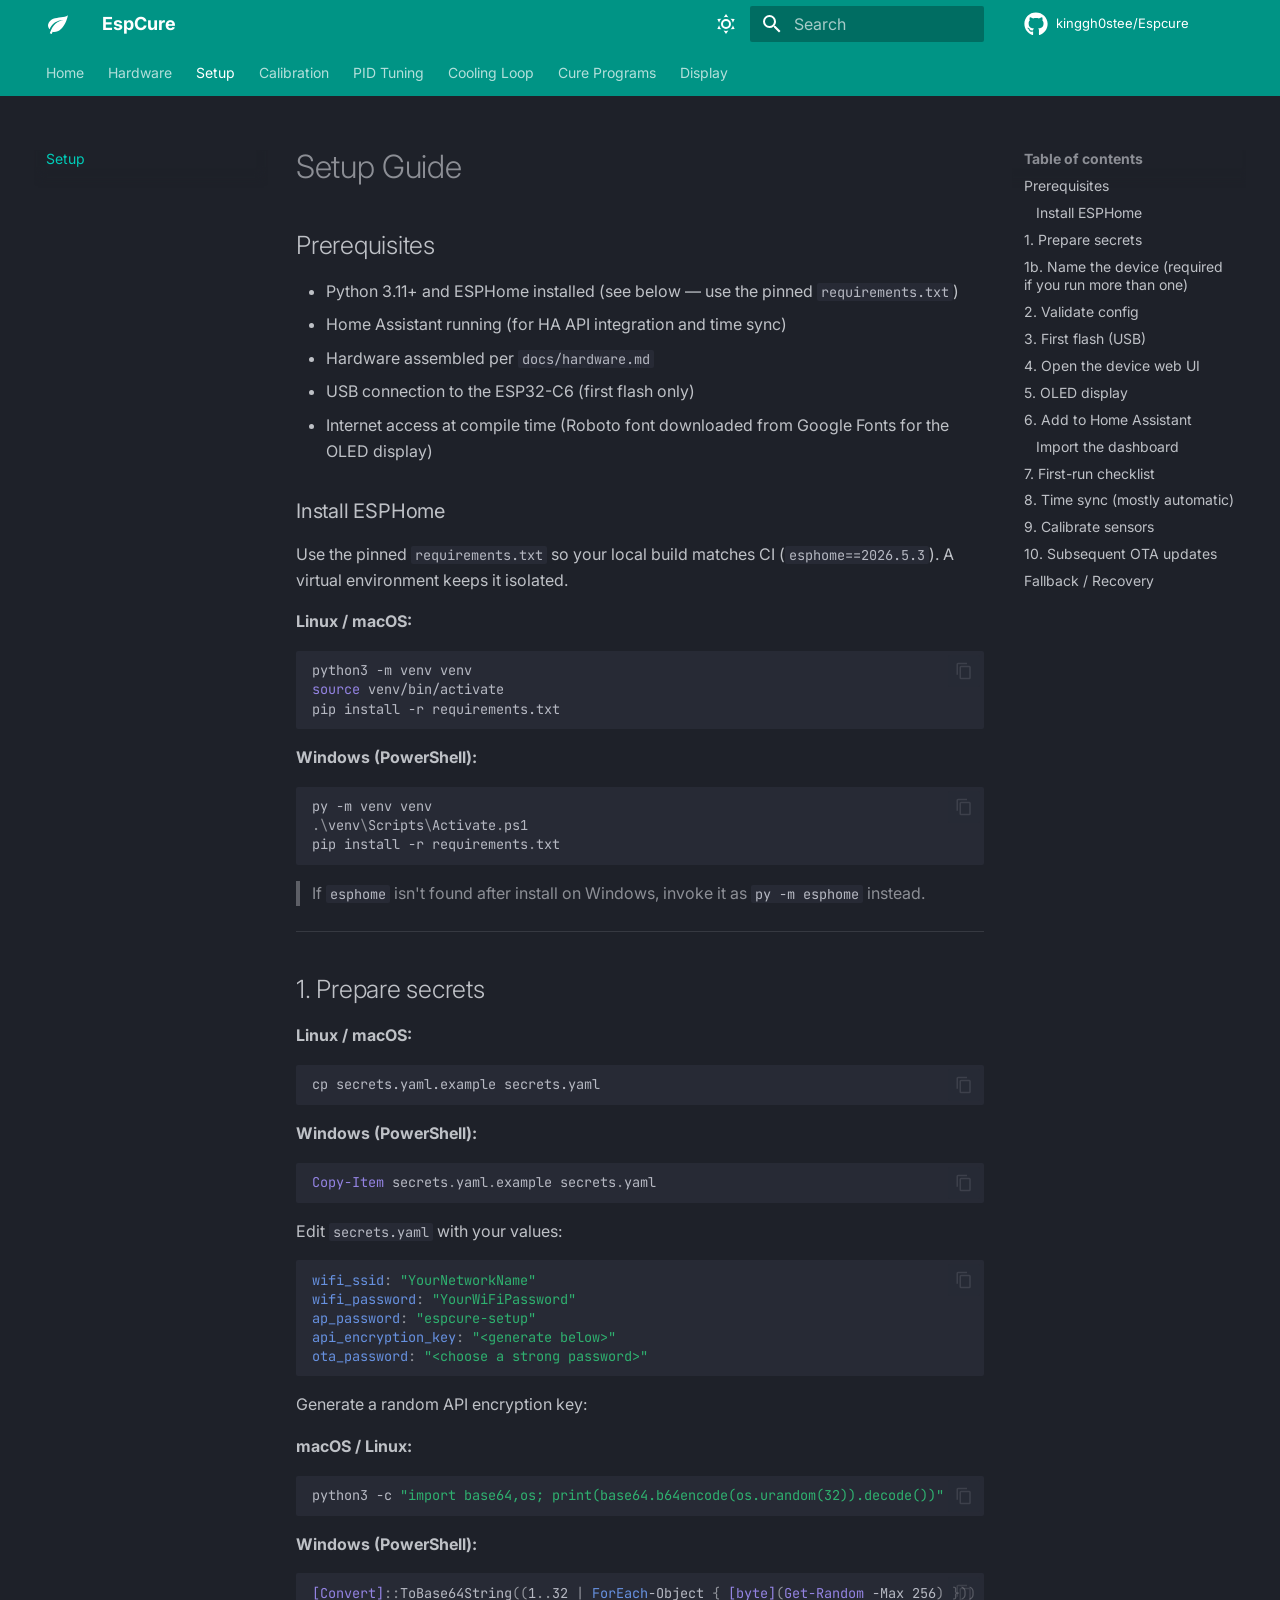
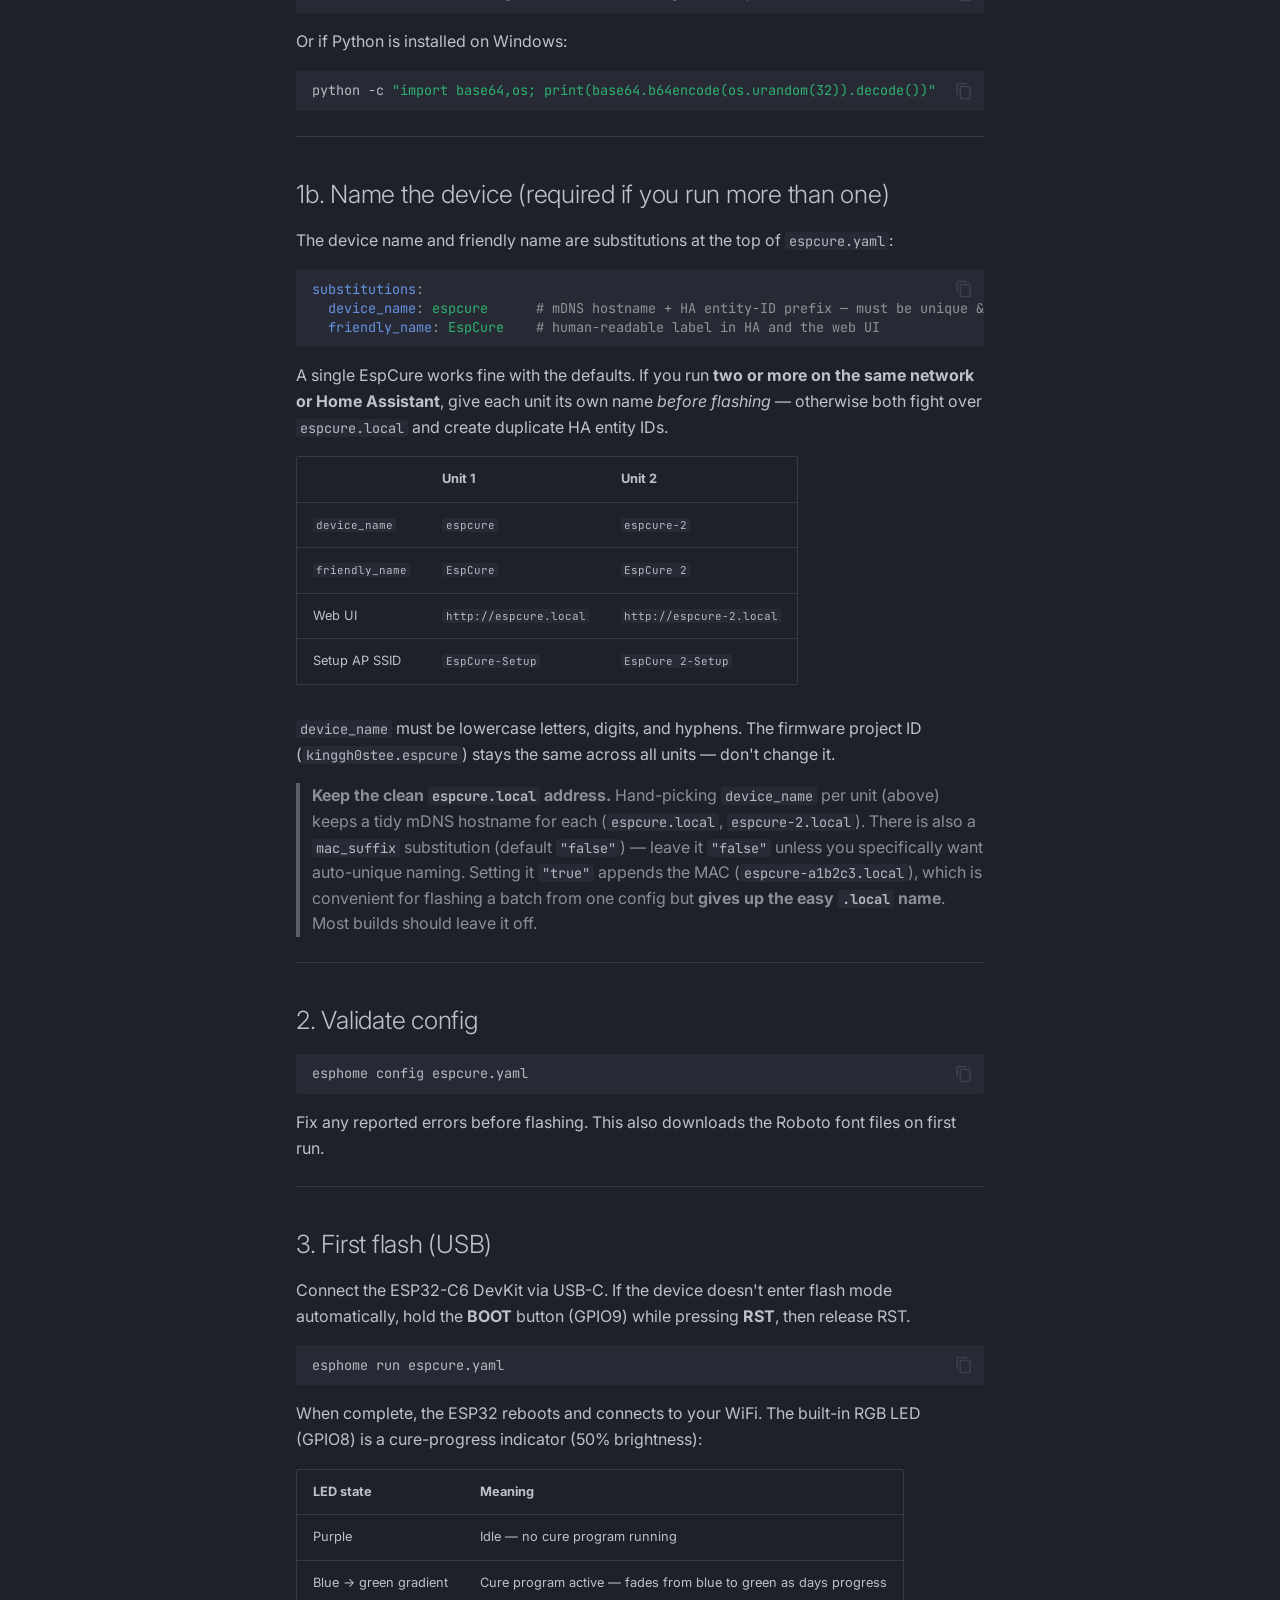
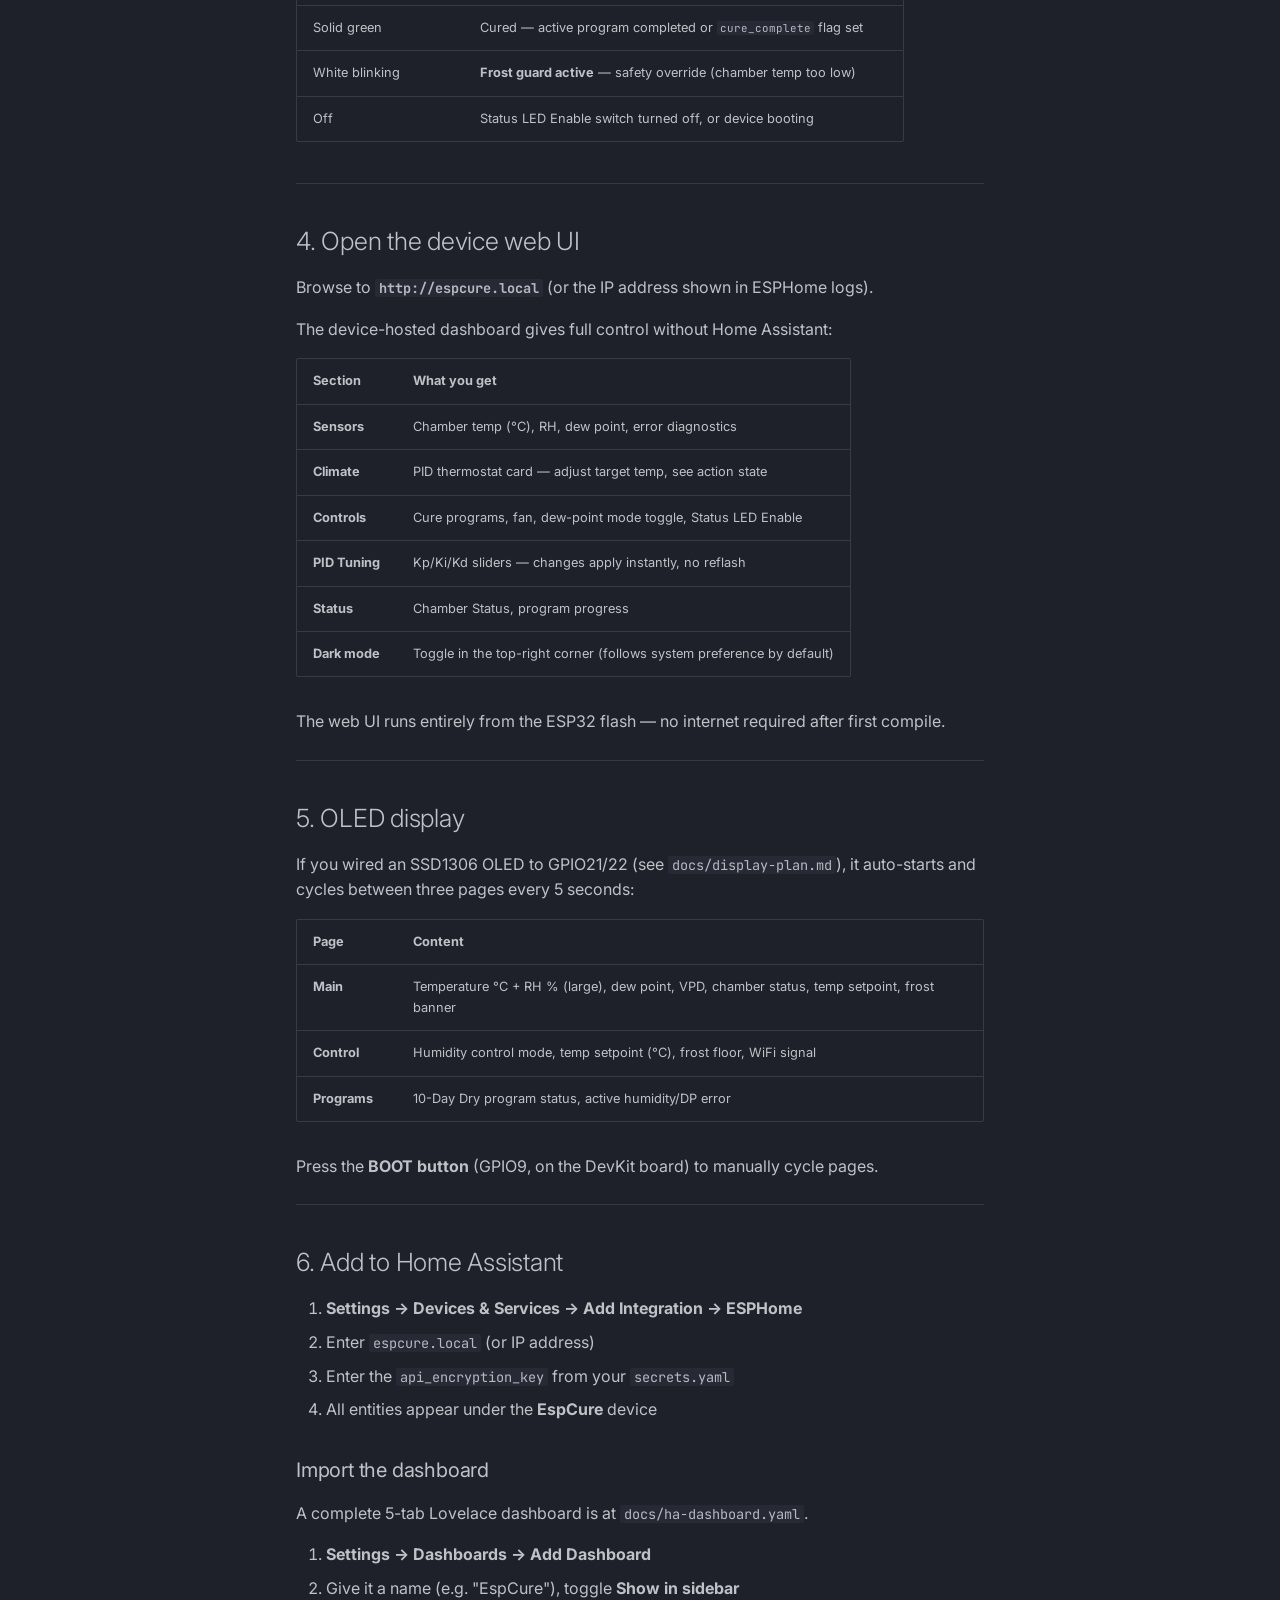
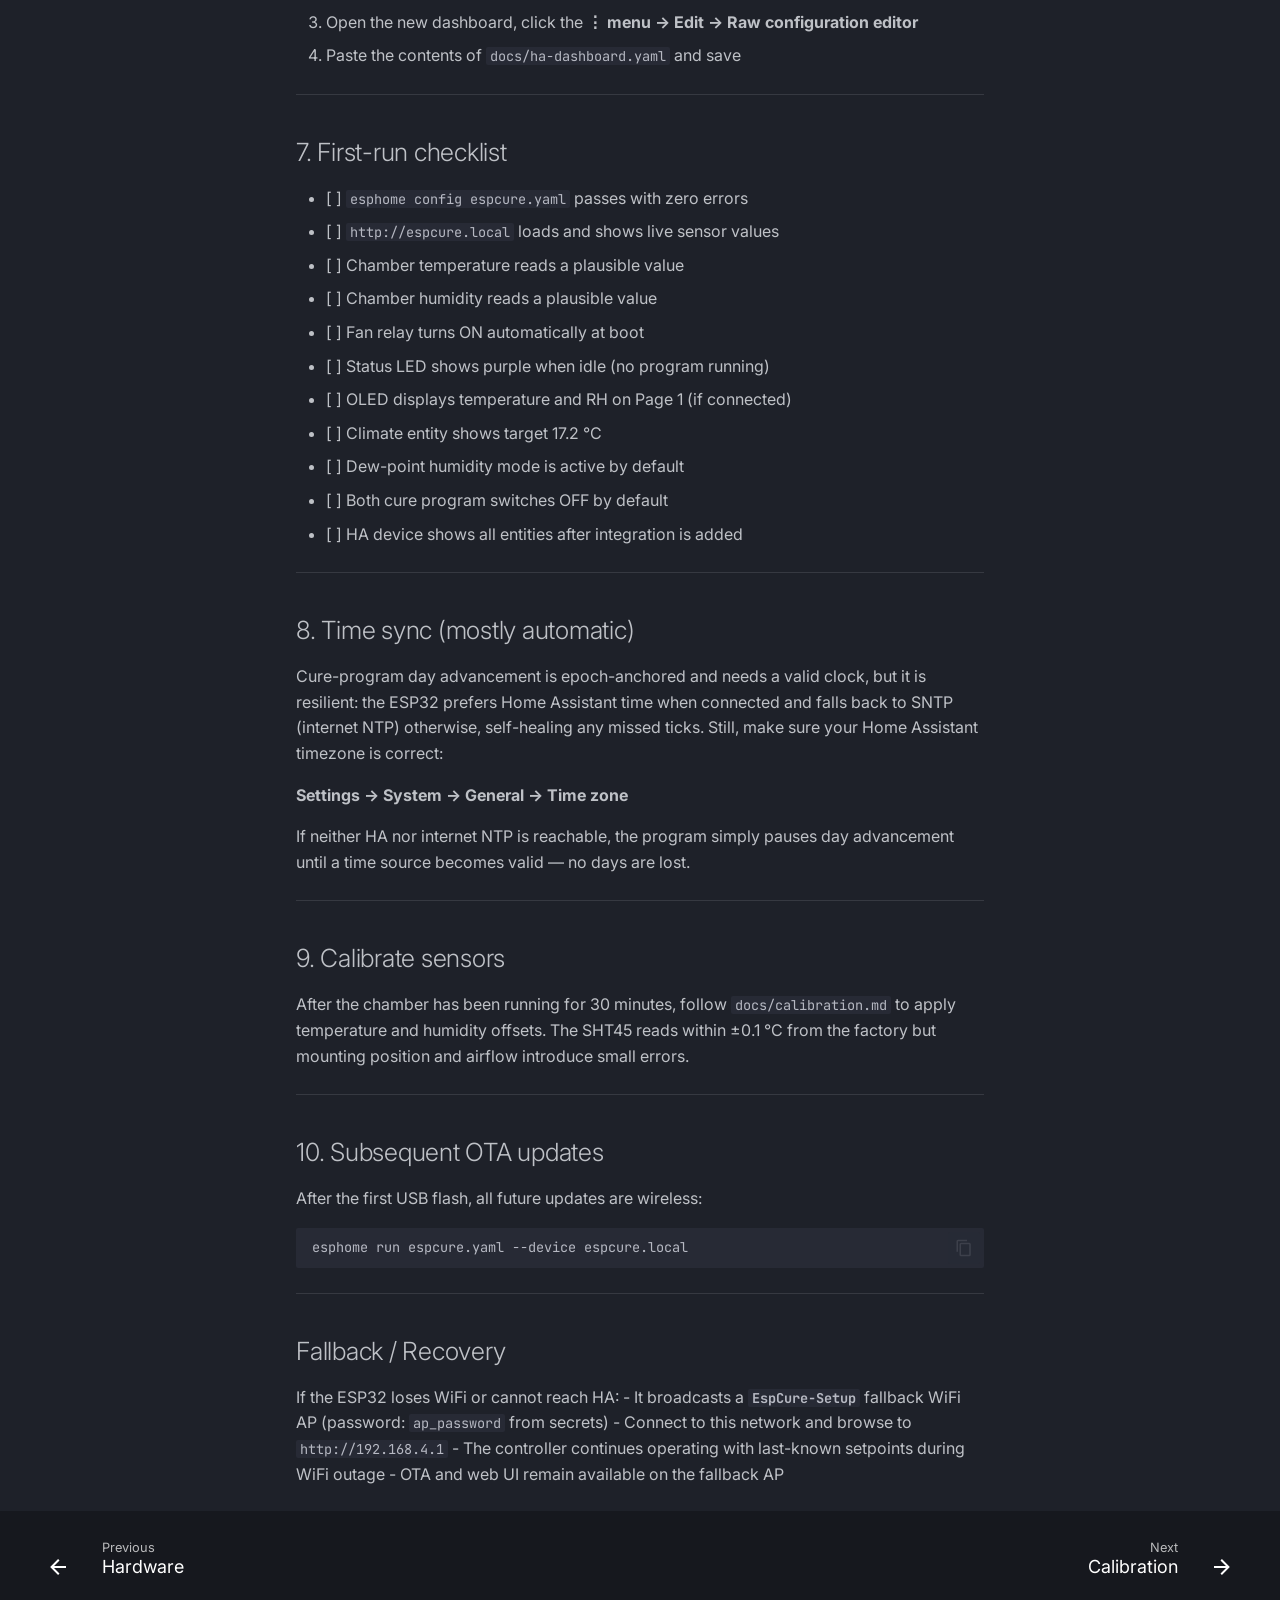
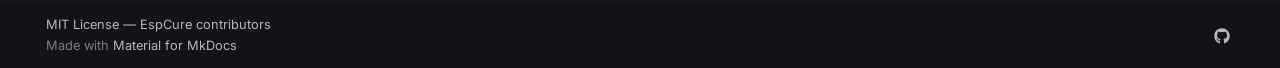
<file: setup/index.html>
<!doctype html>
<html lang="en" class="no-js">
  <head>
    
      <meta charset="utf-8">
      <meta name="viewport" content="width=device-width,initial-scale=1">
      
        <meta name="description" content="Open-source DIY cannabis curing chamber controller — ESP32-C6 + ESPHome">
      
      
      
        <link rel="canonical" href="https://kinggh0stee.github.io/Espcure/setup/">
      
      
        <link rel="prev" href="../hardware/">
      
      
        <link rel="next" href="../calibration/">
      
      
        
      
      
      <link rel="icon" href="../assets/favicon.svg">
      <meta name="generator" content="mkdocs-1.6.1, mkdocs-material-9.7.7">
    
    
      
        <title>Setup - EspCure</title>
      
    
    
      <link rel="stylesheet" href="../assets/stylesheets/main.ec1eaa64.min.css">
      
        
        <link rel="stylesheet" href="../assets/stylesheets/palette.ab4e12ef.min.css">
      
      


    
    
      
    
    
      
        
        
        <link rel="preconnect" href="https://fonts.gstatic.com" crossorigin>
        <link rel="stylesheet" href="https://fonts.googleapis.com/css?family=Inter:300,300i,400,400i,700,700i%7CJetBrains+Mono:400,400i,700,700i&display=fallback">
        <style>:root{--md-text-font:"Inter";--md-code-font:"JetBrains Mono"}</style>
      
    
    
      <link rel="stylesheet" href="../stylesheets/extra.css">
    
    <script>__md_scope=new URL("..",location),__md_hash=e=>[...e].reduce(((e,_)=>(e<<5)-e+_.charCodeAt(0)),0),__md_get=(e,_=localStorage,t=__md_scope)=>JSON.parse(_.getItem(t.pathname+"."+e)),__md_set=(e,_,t=localStorage,a=__md_scope)=>{try{t.setItem(a.pathname+"."+e,JSON.stringify(_))}catch(e){}}</script>
    
      

    
    
  </head>
  
  
    
    
      
    
    
    
    
    <body dir="ltr" data-md-color-scheme="slate" data-md-color-primary="teal" data-md-color-accent="amber">
  
    
    <input class="md-toggle" data-md-toggle="drawer" type="checkbox" id="__drawer" autocomplete="off">
    <input class="md-toggle" data-md-toggle="search" type="checkbox" id="__search" autocomplete="off">
    <label class="md-overlay" for="__drawer"></label>
    <div data-md-component="skip">
      
        
        <a href="#setup-guide" class="md-skip">
          Skip to content
        </a>
      
    </div>
    <div data-md-component="announce">
      
    </div>
    
    
      

<header class="md-header" data-md-component="header">
  <nav class="md-header__inner md-grid" aria-label="Header">
    <a href=".." title="EspCure" class="md-header__button md-logo" aria-label="EspCure" data-md-component="logo">
      
  
  <svg xmlns="http://www.w3.org/2000/svg" viewBox="0 0 24 24"><path d="M17 8C8 10 5.9 16.17 3.82 21.34l1.89.66.95-2.3c.48.17.98.3 1.34.3C19 20 22 3 22 3c-1 2-8 2.25-13 3.25S2 11.5 2 13.5s1.75 3.75 1.75 3.75C7 8 17 8 17 8"/></svg>

    </a>
    <label class="md-header__button md-icon" for="__drawer">
      
      <svg xmlns="http://www.w3.org/2000/svg" viewBox="0 0 24 24"><path d="M3 6h18v2H3zm0 5h18v2H3zm0 5h18v2H3z"/></svg>
    </label>
    <div class="md-header__title" data-md-component="header-title">
      <div class="md-header__ellipsis">
        <div class="md-header__topic">
          <span class="md-ellipsis">
            EspCure
          </span>
        </div>
        <div class="md-header__topic" data-md-component="header-topic">
          <span class="md-ellipsis">
            
              Setup
            
          </span>
        </div>
      </div>
    </div>
    
      
        <form class="md-header__option" data-md-component="palette">
  
    
    
    
    <input class="md-option" data-md-color-media="" data-md-color-scheme="slate" data-md-color-primary="teal" data-md-color-accent="amber"  aria-label="Switch to light mode"  type="radio" name="__palette" id="__palette_0">
    
      <label class="md-header__button md-icon" title="Switch to light mode" for="__palette_1" hidden>
        <svg xmlns="http://www.w3.org/2000/svg" viewBox="0 0 24 24"><path d="M12 7a5 5 0 0 1 5 5 5 5 0 0 1-5 5 5 5 0 0 1-5-5 5 5 0 0 1 5-5m0 2a3 3 0 0 0-3 3 3 3 0 0 0 3 3 3 3 0 0 0 3-3 3 3 0 0 0-3-3m0-7 2.39 3.42C13.65 5.15 12.84 5 12 5s-1.65.15-2.39.42zM3.34 7l4.16-.35A7.2 7.2 0 0 0 5.94 8.5c-.44.74-.69 1.5-.83 2.29zm.02 10 1.76-3.77a7.131 7.131 0 0 0 2.38 4.14zM20.65 7l-1.77 3.79a7.02 7.02 0 0 0-2.38-4.15zm-.01 10-4.14.36c.59-.51 1.12-1.14 1.54-1.86.42-.73.69-1.5.83-2.29zM12 22l-2.41-3.44c.74.27 1.55.44 2.41.44.82 0 1.63-.17 2.37-.44z"/></svg>
      </label>
    
  
    
    
    
    <input class="md-option" data-md-color-media="" data-md-color-scheme="default" data-md-color-primary="teal" data-md-color-accent="amber"  aria-label="Switch to dark mode"  type="radio" name="__palette" id="__palette_1">
    
      <label class="md-header__button md-icon" title="Switch to dark mode" for="__palette_0" hidden>
        <svg xmlns="http://www.w3.org/2000/svg" viewBox="0 0 24 24"><path d="m17.75 4.09-2.53 1.94.91 3.06-2.63-1.81-2.63 1.81.91-3.06-2.53-1.94L12.44 4l1.06-3 1.06 3zm3.5 6.91-1.64 1.25.59 1.98-1.7-1.17-1.7 1.17.59-1.98L15.75 11l2.06-.05L18.5 9l.69 1.95zm-2.28 4.95c.83-.08 1.72 1.1 1.19 1.85-.32.45-.66.87-1.08 1.27C15.17 23 8.84 23 4.94 19.07c-3.91-3.9-3.91-10.24 0-14.14.4-.4.82-.76 1.27-1.08.75-.53 1.93.36 1.85 1.19-.27 2.86.69 5.83 2.89 8.02a9.96 9.96 0 0 0 8.02 2.89m-1.64 2.02a12.08 12.08 0 0 1-7.8-3.47c-2.17-2.19-3.33-5-3.49-7.82-2.81 3.14-2.7 7.96.31 10.98 3.02 3.01 7.84 3.12 10.98.31"/></svg>
      </label>
    
  
</form>
      
    
    
      <script>var palette=__md_get("__palette");if(palette&&palette.color){if("(prefers-color-scheme)"===palette.color.media){var media=matchMedia("(prefers-color-scheme: light)"),input=document.querySelector(media.matches?"[data-md-color-media='(prefers-color-scheme: light)']":"[data-md-color-media='(prefers-color-scheme: dark)']");palette.color.media=input.getAttribute("data-md-color-media"),palette.color.scheme=input.getAttribute("data-md-color-scheme"),palette.color.primary=input.getAttribute("data-md-color-primary"),palette.color.accent=input.getAttribute("data-md-color-accent")}for(var[key,value]of Object.entries(palette.color))document.body.setAttribute("data-md-color-"+key,value)}</script>
    
    
    
      
      
        <label class="md-header__button md-icon" for="__search">
          
          <svg xmlns="http://www.w3.org/2000/svg" viewBox="0 0 24 24"><path d="M9.5 3A6.5 6.5 0 0 1 16 9.5c0 1.61-.59 3.09-1.56 4.23l.27.27h.79l5 5-1.5 1.5-5-5v-.79l-.27-.27A6.52 6.52 0 0 1 9.5 16 6.5 6.5 0 0 1 3 9.5 6.5 6.5 0 0 1 9.5 3m0 2C7 5 5 7 5 9.5S7 14 9.5 14 14 12 14 9.5 12 5 9.5 5"/></svg>
        </label>
        <div class="md-search" data-md-component="search" role="dialog">
  <label class="md-search__overlay" for="__search"></label>
  <div class="md-search__inner" role="search">
    <form class="md-search__form" name="search">
      <input type="text" class="md-search__input" name="query" aria-label="Search" placeholder="Search" autocapitalize="off" autocorrect="off" autocomplete="off" spellcheck="false" data-md-component="search-query" required>
      <label class="md-search__icon md-icon" for="__search">
        
        <svg xmlns="http://www.w3.org/2000/svg" viewBox="0 0 24 24"><path d="M9.5 3A6.5 6.5 0 0 1 16 9.5c0 1.61-.59 3.09-1.56 4.23l.27.27h.79l5 5-1.5 1.5-5-5v-.79l-.27-.27A6.52 6.52 0 0 1 9.5 16 6.5 6.5 0 0 1 3 9.5 6.5 6.5 0 0 1 9.5 3m0 2C7 5 5 7 5 9.5S7 14 9.5 14 14 12 14 9.5 12 5 9.5 5"/></svg>
        
        <svg xmlns="http://www.w3.org/2000/svg" viewBox="0 0 24 24"><path d="M20 11v2H8l5.5 5.5-1.42 1.42L4.16 12l7.92-7.92L13.5 5.5 8 11z"/></svg>
      </label>
      <nav class="md-search__options" aria-label="Search">
        
        <button type="reset" class="md-search__icon md-icon" title="Clear" aria-label="Clear" tabindex="-1">
          
          <svg xmlns="http://www.w3.org/2000/svg" viewBox="0 0 24 24"><path d="M19 6.41 17.59 5 12 10.59 6.41 5 5 6.41 10.59 12 5 17.59 6.41 19 12 13.41 17.59 19 19 17.59 13.41 12z"/></svg>
        </button>
      </nav>
      
        <div class="md-search__suggest" data-md-component="search-suggest"></div>
      
    </form>
    <div class="md-search__output">
      <div class="md-search__scrollwrap" tabindex="0" data-md-scrollfix>
        <div class="md-search-result" data-md-component="search-result">
          <div class="md-search-result__meta">
            Initializing search
          </div>
          <ol class="md-search-result__list" role="presentation"></ol>
        </div>
      </div>
    </div>
  </div>
</div>
      
    
    
      <div class="md-header__source">
        <a href="https://github.com/kinggh0stee/Espcure" title="Go to repository" class="md-source" data-md-component="source">
  <div class="md-source__icon md-icon">
    
    <svg xmlns="http://www.w3.org/2000/svg" viewBox="0 0 512 512"><!--! Font Awesome Free 7.1.0 by @fontawesome - https://fontawesome.com License - https://fontawesome.com/license/free (Icons: CC BY 4.0, Fonts: SIL OFL 1.1, Code: MIT License) Copyright 2025 Fonticons, Inc.--><path d="M173.9 397.4c0 2-2.3 3.6-5.2 3.6-3.3.3-5.6-1.3-5.6-3.6 0-2 2.3-3.6 5.2-3.6 3-.3 5.6 1.3 5.6 3.6m-31.1-4.5c-.7 2 1.3 4.3 4.3 4.9 2.6 1 5.6 0 6.2-2s-1.3-4.3-4.3-5.2c-2.6-.7-5.5.3-6.2 2.3m44.2-1.7c-2.9.7-4.9 2.6-4.6 4.9.3 2 2.9 3.3 5.9 2.6 2.9-.7 4.9-2.6 4.6-4.6-.3-1.9-3-3.2-5.9-2.9M252.8 8C114.1 8 8 113.3 8 252c0 110.9 69.8 205.8 169.5 239.2 12.8 2.3 17.3-5.6 17.3-12.1 0-6.2-.3-40.4-.3-61.4 0 0-70 15-84.7-29.8 0 0-11.4-29.1-27.8-36.6 0 0-22.9-15.7 1.6-15.4 0 0 24.9 2 38.6 25.8 21.9 38.6 58.6 27.5 72.9 20.9 2.3-16 8.8-27.1 16-33.7-55.9-6.2-112.3-14.3-112.3-110.5 0-27.5 7.6-41.3 23.6-58.9-2.6-6.5-11.1-33.3 2.6-67.9 20.9-6.5 69 27 69 27 20-5.6 41.5-8.5 62.8-8.5s42.8 2.9 62.8 8.5c0 0 48.1-33.6 69-27 13.7 34.7 5.2 61.4 2.6 67.9 16 17.7 25.8 31.5 25.8 58.9 0 96.5-58.9 104.2-114.8 110.5 9.2 7.9 17 22.9 17 46.4 0 33.7-.3 75.4-.3 83.6 0 6.5 4.6 14.4 17.3 12.1C436.2 457.8 504 362.9 504 252 504 113.3 391.5 8 252.8 8M105.2 352.9c-1.3 1-1 3.3.7 5.2 1.6 1.6 3.9 2.3 5.2 1 1.3-1 1-3.3-.7-5.2-1.6-1.6-3.9-2.3-5.2-1m-10.8-8.1c-.7 1.3.3 2.9 2.3 3.9 1.6 1 3.6.7 4.3-.7.7-1.3-.3-2.9-2.3-3.9-2-.6-3.6-.3-4.3.7m32.4 35.6c-1.6 1.3-1 4.3 1.3 6.2 2.3 2.3 5.2 2.6 6.5 1 1.3-1.3.7-4.3-1.3-6.2-2.2-2.3-5.2-2.6-6.5-1m-11.4-14.7c-1.6 1-1.6 3.6 0 5.9s4.3 3.3 5.6 2.3c1.6-1.3 1.6-3.9 0-6.2-1.4-2.3-4-3.3-5.6-2"/></svg>
  </div>
  <div class="md-source__repository">
    kinggh0stee/Espcure
  </div>
</a>
      </div>
    
  </nav>
  
</header>
    
    <div class="md-container" data-md-component="container">
      
      
        
          
            
<nav class="md-tabs" aria-label="Tabs" data-md-component="tabs">
  <div class="md-grid">
    <ul class="md-tabs__list">
      
        
  
  
  
  
    <li class="md-tabs__item">
      <a href=".." class="md-tabs__link">
        
  
  
    
  
  Home

      </a>
    </li>
  

      
        
  
  
  
  
    <li class="md-tabs__item">
      <a href="../hardware/" class="md-tabs__link">
        
  
  
    
  
  Hardware

      </a>
    </li>
  

      
        
  
  
  
    
  
  
    <li class="md-tabs__item md-tabs__item--active">
      <a href="./" class="md-tabs__link">
        
  
  
    
  
  Setup

      </a>
    </li>
  

      
        
  
  
  
  
    <li class="md-tabs__item">
      <a href="../calibration/" class="md-tabs__link">
        
  
  
    
  
  Calibration

      </a>
    </li>
  

      
        
  
  
  
  
    <li class="md-tabs__item">
      <a href="../pid-tuning/" class="md-tabs__link">
        
  
  
    
  
  PID Tuning

      </a>
    </li>
  

      
        
  
  
  
  
    <li class="md-tabs__item">
      <a href="../cooling-loop/" class="md-tabs__link">
        
  
  
    
  
  Cooling Loop

      </a>
    </li>
  

      
        
  
  
  
  
    <li class="md-tabs__item">
      <a href="../cure-programs/" class="md-tabs__link">
        
  
  
    
  
  Cure Programs

      </a>
    </li>
  

      
        
  
  
  
  
    <li class="md-tabs__item">
      <a href="../display-plan/" class="md-tabs__link">
        
  
  
    
  
  Display

      </a>
    </li>
  

      
    </ul>
  </div>
</nav>
          
        
      
      <main class="md-main" data-md-component="main">
        <div class="md-main__inner md-grid">
          
            
              
              <div class="md-sidebar md-sidebar--primary" data-md-component="sidebar" data-md-type="navigation" >
                <div class="md-sidebar__scrollwrap">
                  <div class="md-sidebar__inner">
                    


  


<nav class="md-nav md-nav--primary md-nav--lifted" aria-label="Navigation" data-md-level="0">
  <label class="md-nav__title" for="__drawer">
    <a href=".." title="EspCure" class="md-nav__button md-logo" aria-label="EspCure" data-md-component="logo">
      
  
  <svg xmlns="http://www.w3.org/2000/svg" viewBox="0 0 24 24"><path d="M17 8C8 10 5.9 16.17 3.82 21.34l1.89.66.95-2.3c.48.17.98.3 1.34.3C19 20 22 3 22 3c-1 2-8 2.25-13 3.25S2 11.5 2 13.5s1.75 3.75 1.75 3.75C7 8 17 8 17 8"/></svg>

    </a>
    EspCure
  </label>
  
    <div class="md-nav__source">
      <a href="https://github.com/kinggh0stee/Espcure" title="Go to repository" class="md-source" data-md-component="source">
  <div class="md-source__icon md-icon">
    
    <svg xmlns="http://www.w3.org/2000/svg" viewBox="0 0 512 512"><!--! Font Awesome Free 7.1.0 by @fontawesome - https://fontawesome.com License - https://fontawesome.com/license/free (Icons: CC BY 4.0, Fonts: SIL OFL 1.1, Code: MIT License) Copyright 2025 Fonticons, Inc.--><path d="M173.9 397.4c0 2-2.3 3.6-5.2 3.6-3.3.3-5.6-1.3-5.6-3.6 0-2 2.3-3.6 5.2-3.6 3-.3 5.6 1.3 5.6 3.6m-31.1-4.5c-.7 2 1.3 4.3 4.3 4.9 2.6 1 5.6 0 6.2-2s-1.3-4.3-4.3-5.2c-2.6-.7-5.5.3-6.2 2.3m44.2-1.7c-2.9.7-4.9 2.6-4.6 4.9.3 2 2.9 3.3 5.9 2.6 2.9-.7 4.9-2.6 4.6-4.6-.3-1.9-3-3.2-5.9-2.9M252.8 8C114.1 8 8 113.3 8 252c0 110.9 69.8 205.8 169.5 239.2 12.8 2.3 17.3-5.6 17.3-12.1 0-6.2-.3-40.4-.3-61.4 0 0-70 15-84.7-29.8 0 0-11.4-29.1-27.8-36.6 0 0-22.9-15.7 1.6-15.4 0 0 24.9 2 38.6 25.8 21.9 38.6 58.6 27.5 72.9 20.9 2.3-16 8.8-27.1 16-33.7-55.9-6.2-112.3-14.3-112.3-110.5 0-27.5 7.6-41.3 23.6-58.9-2.6-6.5-11.1-33.3 2.6-67.9 20.9-6.5 69 27 69 27 20-5.6 41.5-8.5 62.8-8.5s42.8 2.9 62.8 8.5c0 0 48.1-33.6 69-27 13.7 34.7 5.2 61.4 2.6 67.9 16 17.7 25.8 31.5 25.8 58.9 0 96.5-58.9 104.2-114.8 110.5 9.2 7.9 17 22.9 17 46.4 0 33.7-.3 75.4-.3 83.6 0 6.5 4.6 14.4 17.3 12.1C436.2 457.8 504 362.9 504 252 504 113.3 391.5 8 252.8 8M105.2 352.9c-1.3 1-1 3.3.7 5.2 1.6 1.6 3.9 2.3 5.2 1 1.3-1 1-3.3-.7-5.2-1.6-1.6-3.9-2.3-5.2-1m-10.8-8.1c-.7 1.3.3 2.9 2.3 3.9 1.6 1 3.6.7 4.3-.7.7-1.3-.3-2.9-2.3-3.9-2-.6-3.6-.3-4.3.7m32.4 35.6c-1.6 1.3-1 4.3 1.3 6.2 2.3 2.3 5.2 2.6 6.5 1 1.3-1.3.7-4.3-1.3-6.2-2.2-2.3-5.2-2.6-6.5-1m-11.4-14.7c-1.6 1-1.6 3.6 0 5.9s4.3 3.3 5.6 2.3c1.6-1.3 1.6-3.9 0-6.2-1.4-2.3-4-3.3-5.6-2"/></svg>
  </div>
  <div class="md-source__repository">
    kinggh0stee/Espcure
  </div>
</a>
    </div>
  
  <ul class="md-nav__list" data-md-scrollfix>
    
      
      
  
  
  
  
    <li class="md-nav__item">
      <a href=".." class="md-nav__link">
        
  
  
  <span class="md-ellipsis">
    
  
    Home
  

    
  </span>
  
  

      </a>
    </li>
  

    
      
      
  
  
  
  
    <li class="md-nav__item">
      <a href="../hardware/" class="md-nav__link">
        
  
  
  <span class="md-ellipsis">
    
  
    Hardware
  

    
  </span>
  
  

      </a>
    </li>
  

    
      
      
  
  
    
  
  
  
    <li class="md-nav__item md-nav__item--active">
      
      <input class="md-nav__toggle md-toggle" type="checkbox" id="__toc">
      
      
        
      
      
        <label class="md-nav__link md-nav__link--active" for="__toc">
          
  
  
  <span class="md-ellipsis">
    
  
    Setup
  

    
  </span>
  
  

          <span class="md-nav__icon md-icon"></span>
        </label>
      
      <a href="./" class="md-nav__link md-nav__link--active">
        
  
  
  <span class="md-ellipsis">
    
  
    Setup
  

    
  </span>
  
  

      </a>
      
        

<nav class="md-nav md-nav--secondary" aria-label="Table of contents">
  
  
  
    
  
  
    <label class="md-nav__title" for="__toc">
      <span class="md-nav__icon md-icon"></span>
      Table of contents
    </label>
    <ul class="md-nav__list" data-md-component="toc" data-md-scrollfix>
      
        <li class="md-nav__item">
  <a href="#prerequisites" class="md-nav__link">
    <span class="md-ellipsis">
      
        Prerequisites
      
    </span>
  </a>
  
    <nav class="md-nav" aria-label="Prerequisites">
      <ul class="md-nav__list">
        
          <li class="md-nav__item">
  <a href="#install-esphome" class="md-nav__link">
    <span class="md-ellipsis">
      
        Install ESPHome
      
    </span>
  </a>
  
</li>
        
      </ul>
    </nav>
  
</li>
      
        <li class="md-nav__item">
  <a href="#1-prepare-secrets" class="md-nav__link">
    <span class="md-ellipsis">
      
        1. Prepare secrets
      
    </span>
  </a>
  
</li>
      
        <li class="md-nav__item">
  <a href="#1b-name-the-device-required-if-you-run-more-than-one" class="md-nav__link">
    <span class="md-ellipsis">
      
        1b. Name the device (required if you run more than one)
      
    </span>
  </a>
  
</li>
      
        <li class="md-nav__item">
  <a href="#2-validate-config" class="md-nav__link">
    <span class="md-ellipsis">
      
        2. Validate config
      
    </span>
  </a>
  
</li>
      
        <li class="md-nav__item">
  <a href="#3-first-flash-usb" class="md-nav__link">
    <span class="md-ellipsis">
      
        3. First flash (USB)
      
    </span>
  </a>
  
</li>
      
        <li class="md-nav__item">
  <a href="#4-open-the-device-web-ui" class="md-nav__link">
    <span class="md-ellipsis">
      
        4. Open the device web UI
      
    </span>
  </a>
  
</li>
      
        <li class="md-nav__item">
  <a href="#5-oled-display" class="md-nav__link">
    <span class="md-ellipsis">
      
        5. OLED display
      
    </span>
  </a>
  
</li>
      
        <li class="md-nav__item">
  <a href="#6-add-to-home-assistant" class="md-nav__link">
    <span class="md-ellipsis">
      
        6. Add to Home Assistant
      
    </span>
  </a>
  
    <nav class="md-nav" aria-label="6. Add to Home Assistant">
      <ul class="md-nav__list">
        
          <li class="md-nav__item">
  <a href="#import-the-dashboard" class="md-nav__link">
    <span class="md-ellipsis">
      
        Import the dashboard
      
    </span>
  </a>
  
</li>
        
      </ul>
    </nav>
  
</li>
      
        <li class="md-nav__item">
  <a href="#7-first-run-checklist" class="md-nav__link">
    <span class="md-ellipsis">
      
        7. First-run checklist
      
    </span>
  </a>
  
</li>
      
        <li class="md-nav__item">
  <a href="#8-time-sync-mostly-automatic" class="md-nav__link">
    <span class="md-ellipsis">
      
        8. Time sync (mostly automatic)
      
    </span>
  </a>
  
</li>
      
        <li class="md-nav__item">
  <a href="#9-calibrate-sensors" class="md-nav__link">
    <span class="md-ellipsis">
      
        9. Calibrate sensors
      
    </span>
  </a>
  
</li>
      
        <li class="md-nav__item">
  <a href="#10-subsequent-ota-updates" class="md-nav__link">
    <span class="md-ellipsis">
      
        10. Subsequent OTA updates
      
    </span>
  </a>
  
</li>
      
        <li class="md-nav__item">
  <a href="#fallback-recovery" class="md-nav__link">
    <span class="md-ellipsis">
      
        Fallback / Recovery
      
    </span>
  </a>
  
</li>
      
    </ul>
  
</nav>
      
    </li>
  

    
      
      
  
  
  
  
    <li class="md-nav__item">
      <a href="../calibration/" class="md-nav__link">
        
  
  
  <span class="md-ellipsis">
    
  
    Calibration
  

    
  </span>
  
  

      </a>
    </li>
  

    
      
      
  
  
  
  
    <li class="md-nav__item">
      <a href="../pid-tuning/" class="md-nav__link">
        
  
  
  <span class="md-ellipsis">
    
  
    PID Tuning
  

    
  </span>
  
  

      </a>
    </li>
  

    
      
      
  
  
  
  
    <li class="md-nav__item">
      <a href="../cooling-loop/" class="md-nav__link">
        
  
  
  <span class="md-ellipsis">
    
  
    Cooling Loop
  

    
  </span>
  
  

      </a>
    </li>
  

    
      
      
  
  
  
  
    <li class="md-nav__item">
      <a href="../cure-programs/" class="md-nav__link">
        
  
  
  <span class="md-ellipsis">
    
  
    Cure Programs
  

    
  </span>
  
  

      </a>
    </li>
  

    
      
      
  
  
  
  
    <li class="md-nav__item">
      <a href="../display-plan/" class="md-nav__link">
        
  
  
  <span class="md-ellipsis">
    
  
    Display
  

    
  </span>
  
  

      </a>
    </li>
  

    
  </ul>
</nav>
                  </div>
                </div>
              </div>
            
            
              
              <div class="md-sidebar md-sidebar--secondary" data-md-component="sidebar" data-md-type="toc" >
                <div class="md-sidebar__scrollwrap">
                  <div class="md-sidebar__inner">
                    

<nav class="md-nav md-nav--secondary" aria-label="Table of contents">
  
  
  
    
  
  
    <label class="md-nav__title" for="__toc">
      <span class="md-nav__icon md-icon"></span>
      Table of contents
    </label>
    <ul class="md-nav__list" data-md-component="toc" data-md-scrollfix>
      
        <li class="md-nav__item">
  <a href="#prerequisites" class="md-nav__link">
    <span class="md-ellipsis">
      
        Prerequisites
      
    </span>
  </a>
  
    <nav class="md-nav" aria-label="Prerequisites">
      <ul class="md-nav__list">
        
          <li class="md-nav__item">
  <a href="#install-esphome" class="md-nav__link">
    <span class="md-ellipsis">
      
        Install ESPHome
      
    </span>
  </a>
  
</li>
        
      </ul>
    </nav>
  
</li>
      
        <li class="md-nav__item">
  <a href="#1-prepare-secrets" class="md-nav__link">
    <span class="md-ellipsis">
      
        1. Prepare secrets
      
    </span>
  </a>
  
</li>
      
        <li class="md-nav__item">
  <a href="#1b-name-the-device-required-if-you-run-more-than-one" class="md-nav__link">
    <span class="md-ellipsis">
      
        1b. Name the device (required if you run more than one)
      
    </span>
  </a>
  
</li>
      
        <li class="md-nav__item">
  <a href="#2-validate-config" class="md-nav__link">
    <span class="md-ellipsis">
      
        2. Validate config
      
    </span>
  </a>
  
</li>
      
        <li class="md-nav__item">
  <a href="#3-first-flash-usb" class="md-nav__link">
    <span class="md-ellipsis">
      
        3. First flash (USB)
      
    </span>
  </a>
  
</li>
      
        <li class="md-nav__item">
  <a href="#4-open-the-device-web-ui" class="md-nav__link">
    <span class="md-ellipsis">
      
        4. Open the device web UI
      
    </span>
  </a>
  
</li>
      
        <li class="md-nav__item">
  <a href="#5-oled-display" class="md-nav__link">
    <span class="md-ellipsis">
      
        5. OLED display
      
    </span>
  </a>
  
</li>
      
        <li class="md-nav__item">
  <a href="#6-add-to-home-assistant" class="md-nav__link">
    <span class="md-ellipsis">
      
        6. Add to Home Assistant
      
    </span>
  </a>
  
    <nav class="md-nav" aria-label="6. Add to Home Assistant">
      <ul class="md-nav__list">
        
          <li class="md-nav__item">
  <a href="#import-the-dashboard" class="md-nav__link">
    <span class="md-ellipsis">
      
        Import the dashboard
      
    </span>
  </a>
  
</li>
        
      </ul>
    </nav>
  
</li>
      
        <li class="md-nav__item">
  <a href="#7-first-run-checklist" class="md-nav__link">
    <span class="md-ellipsis">
      
        7. First-run checklist
      
    </span>
  </a>
  
</li>
      
        <li class="md-nav__item">
  <a href="#8-time-sync-mostly-automatic" class="md-nav__link">
    <span class="md-ellipsis">
      
        8. Time sync (mostly automatic)
      
    </span>
  </a>
  
</li>
      
        <li class="md-nav__item">
  <a href="#9-calibrate-sensors" class="md-nav__link">
    <span class="md-ellipsis">
      
        9. Calibrate sensors
      
    </span>
  </a>
  
</li>
      
        <li class="md-nav__item">
  <a href="#10-subsequent-ota-updates" class="md-nav__link">
    <span class="md-ellipsis">
      
        10. Subsequent OTA updates
      
    </span>
  </a>
  
</li>
      
        <li class="md-nav__item">
  <a href="#fallback-recovery" class="md-nav__link">
    <span class="md-ellipsis">
      
        Fallback / Recovery
      
    </span>
  </a>
  
</li>
      
    </ul>
  
</nav>
                  </div>
                </div>
              </div>
            
          
          
            <div class="md-content" data-md-component="content">
              
              <article class="md-content__inner md-typeset">
                
                  


  
  


<h1 id="setup-guide">Setup Guide<a class="headerlink" href="#setup-guide" title="Permanent link">&para;</a></h1>
<h2 id="prerequisites">Prerequisites<a class="headerlink" href="#prerequisites" title="Permanent link">&para;</a></h2>
<ul>
<li>Python 3.11+ and ESPHome installed (see below — use the pinned <code>requirements.txt</code>)</li>
<li>Home Assistant running (for HA API integration and time sync)</li>
<li>Hardware assembled per <code>docs/hardware.md</code></li>
<li>USB connection to the ESP32-C6 (first flash only)</li>
<li>Internet access at compile time (Roboto font downloaded from Google Fonts for the OLED display)</li>
</ul>
<h3 id="install-esphome">Install ESPHome<a class="headerlink" href="#install-esphome" title="Permanent link">&para;</a></h3>
<p>Use the pinned <code>requirements.txt</code> so your local build matches CI (<code>esphome==2026.5.3</code>). A virtual environment keeps it isolated.</p>
<p><strong>Linux / macOS:</strong>
<div class="highlight"><pre><span></span><code><a id="__codelineno-0-1" name="__codelineno-0-1" href="#__codelineno-0-1"></a>python3<span class="w"> </span>-m<span class="w"> </span>venv<span class="w"> </span>venv
<a id="__codelineno-0-2" name="__codelineno-0-2" href="#__codelineno-0-2"></a><span class="nb">source</span><span class="w"> </span>venv/bin/activate
<a id="__codelineno-0-3" name="__codelineno-0-3" href="#__codelineno-0-3"></a>pip<span class="w"> </span>install<span class="w"> </span>-r<span class="w"> </span>requirements.txt
</code></pre></div></p>
<p><strong>Windows (PowerShell):</strong>
<div class="highlight"><pre><span></span><code><a id="__codelineno-1-1" name="__codelineno-1-1" href="#__codelineno-1-1"></a><span class="n">py</span> <span class="n">-m</span> <span class="n">venv</span> <span class="n">venv</span>
<a id="__codelineno-1-2" name="__codelineno-1-2" href="#__codelineno-1-2"></a><span class="p">.\</span><span class="n">venv</span><span class="p">\</span><span class="n">Scripts</span><span class="p">\</span><span class="n">Activate</span><span class="p">.</span><span class="n">ps1</span>
<a id="__codelineno-1-3" name="__codelineno-1-3" href="#__codelineno-1-3"></a><span class="n">pip</span> <span class="n">install</span> <span class="n">-r</span> <span class="n">requirements</span><span class="p">.</span><span class="n">txt</span>
</code></pre></div></p>
<blockquote>
<p>If <code>esphome</code> isn't found after install on Windows, invoke it as <code>py -m esphome</code> instead.</p>
</blockquote>
<hr />
<h2 id="1-prepare-secrets">1. Prepare secrets<a class="headerlink" href="#1-prepare-secrets" title="Permanent link">&para;</a></h2>
<p><strong>Linux / macOS:</strong>
<div class="highlight"><pre><span></span><code><a id="__codelineno-2-1" name="__codelineno-2-1" href="#__codelineno-2-1"></a>cp<span class="w"> </span>secrets.yaml.example<span class="w"> </span>secrets.yaml
</code></pre></div></p>
<p><strong>Windows (PowerShell):</strong>
<div class="highlight"><pre><span></span><code><a id="__codelineno-3-1" name="__codelineno-3-1" href="#__codelineno-3-1"></a><span class="nb">Copy-Item</span> <span class="n">secrets</span><span class="p">.</span><span class="n">yaml</span><span class="p">.</span><span class="n">example</span> <span class="n">secrets</span><span class="p">.</span><span class="n">yaml</span>
</code></pre></div></p>
<p>Edit <code>secrets.yaml</code> with your values:</p>
<div class="highlight"><pre><span></span><code><a id="__codelineno-4-1" name="__codelineno-4-1" href="#__codelineno-4-1"></a><span class="nt">wifi_ssid</span><span class="p">:</span><span class="w"> </span><span class="s">"YourNetworkName"</span>
<a id="__codelineno-4-2" name="__codelineno-4-2" href="#__codelineno-4-2"></a><span class="nt">wifi_password</span><span class="p">:</span><span class="w"> </span><span class="s">"YourWiFiPassword"</span>
<a id="__codelineno-4-3" name="__codelineno-4-3" href="#__codelineno-4-3"></a><span class="nt">ap_password</span><span class="p">:</span><span class="w"> </span><span class="s">"espcure-setup"</span>
<a id="__codelineno-4-4" name="__codelineno-4-4" href="#__codelineno-4-4"></a><span class="nt">api_encryption_key</span><span class="p">:</span><span class="w"> </span><span class="s">"&lt;generate</span><span class="nv"> </span><span class="s">below&gt;"</span>
<a id="__codelineno-4-5" name="__codelineno-4-5" href="#__codelineno-4-5"></a><span class="nt">ota_password</span><span class="p">:</span><span class="w"> </span><span class="s">"&lt;choose</span><span class="nv"> </span><span class="s">a</span><span class="nv"> </span><span class="s">strong</span><span class="nv"> </span><span class="s">password&gt;"</span>
</code></pre></div>
<p>Generate a random API encryption key:</p>
<p><strong>macOS / Linux:</strong>
<div class="highlight"><pre><span></span><code><a id="__codelineno-5-1" name="__codelineno-5-1" href="#__codelineno-5-1"></a>python3<span class="w"> </span>-c<span class="w"> </span><span class="s2">"import base64,os; print(base64.b64encode(os.urandom(32)).decode())"</span>
</code></pre></div></p>
<p><strong>Windows (PowerShell):</strong>
<div class="highlight"><pre><span></span><code><a id="__codelineno-6-1" name="__codelineno-6-1" href="#__codelineno-6-1"></a><span class="no">[Convert]</span><span class="p">::</span><span class="n">ToBase64String</span><span class="p">((</span><span class="n">1</span><span class="p">..</span><span class="n">32</span> <span class="p">|</span> <span class="k">ForEach</span><span class="n">-Object</span> <span class="p">{</span> <span class="no">[byte]</span><span class="p">(</span><span class="nb">Get-Random</span> <span class="n">-Max</span> <span class="n">256</span><span class="p">)</span> <span class="p">}))</span>
</code></pre></div></p>
<p>Or if Python is installed on Windows:
<div class="highlight"><pre><span></span><code><a id="__codelineno-7-1" name="__codelineno-7-1" href="#__codelineno-7-1"></a><span class="n">python</span> <span class="n">-c</span> <span class="s2">"import base64,os; print(base64.b64encode(os.urandom(32)).decode())"</span>
</code></pre></div></p>
<hr />
<h2 id="1b-name-the-device-required-if-you-run-more-than-one">1b. Name the device (required if you run more than one)<a class="headerlink" href="#1b-name-the-device-required-if-you-run-more-than-one" title="Permanent link">&para;</a></h2>
<p>The device name and friendly name are substitutions at the top of <code>espcure.yaml</code>:</p>
<div class="highlight"><pre><span></span><code><a id="__codelineno-8-1" name="__codelineno-8-1" href="#__codelineno-8-1"></a><span class="nt">substitutions</span><span class="p">:</span>
<a id="__codelineno-8-2" name="__codelineno-8-2" href="#__codelineno-8-2"></a><span class="w">  </span><span class="nt">device_name</span><span class="p">:</span><span class="w"> </span><span class="l l-Scalar l-Scalar-Plain">espcure</span><span class="w">      </span><span class="c1"># mDNS hostname + HA entity-ID prefix — must be unique &amp; lowercase</span>
<a id="__codelineno-8-3" name="__codelineno-8-3" href="#__codelineno-8-3"></a><span class="w">  </span><span class="nt">friendly_name</span><span class="p">:</span><span class="w"> </span><span class="l l-Scalar l-Scalar-Plain">EspCure</span><span class="w">    </span><span class="c1"># human-readable label in HA and the web UI</span>
</code></pre></div>
<p>A single EspCure works fine with the defaults. If you run <strong>two or more on the
same network or Home Assistant</strong>, give each unit its own name <em>before flashing</em> —
otherwise both fight over <code>espcure.local</code> and create duplicate HA entity IDs.</p>
<table>
<thead>
<tr>
<th></th>
<th>Unit 1</th>
<th>Unit 2</th>
</tr>
</thead>
<tbody>
<tr>
<td><code>device_name</code></td>
<td><code>espcure</code></td>
<td><code>espcure-2</code></td>
</tr>
<tr>
<td><code>friendly_name</code></td>
<td><code>EspCure</code></td>
<td><code>EspCure 2</code></td>
</tr>
<tr>
<td>Web UI</td>
<td><code>http://espcure.local</code></td>
<td><code>http://espcure-2.local</code></td>
</tr>
<tr>
<td>Setup AP SSID</td>
<td><code>EspCure-Setup</code></td>
<td><code>EspCure 2-Setup</code></td>
</tr>
</tbody>
</table>
<p><code>device_name</code> must be lowercase letters, digits, and hyphens. The firmware
project ID (<code>kinggh0stee.espcure</code>) stays the same across all units — don't change it.</p>
<blockquote>
<p><strong>Keep the clean <code>espcure.local</code> address.</strong> Hand-picking <code>device_name</code> per unit
(above) keeps a tidy mDNS hostname for each (<code>espcure.local</code>, <code>espcure-2.local</code>).
There is also a <code>mac_suffix</code> substitution (default <code>"false"</code>) — leave it <code>"false"</code>
unless you specifically want auto-unique naming. Setting it <code>"true"</code> appends the
MAC (<code>espcure-a1b2c3.local</code>), which is convenient for flashing a batch from one
config but <strong>gives up the easy <code>.local</code> name</strong>. Most builds should leave it off.</p>
</blockquote>
<hr />
<h2 id="2-validate-config">2. Validate config<a class="headerlink" href="#2-validate-config" title="Permanent link">&para;</a></h2>
<div class="highlight"><pre><span></span><code><a id="__codelineno-9-1" name="__codelineno-9-1" href="#__codelineno-9-1"></a>esphome<span class="w"> </span>config<span class="w"> </span>espcure.yaml
</code></pre></div>
<p>Fix any reported errors before flashing. This also downloads the Roboto font files on first run.</p>
<hr />
<h2 id="3-first-flash-usb">3. First flash (USB)<a class="headerlink" href="#3-first-flash-usb" title="Permanent link">&para;</a></h2>
<p>Connect the ESP32-C6 DevKit via USB-C. If the device doesn't enter flash mode automatically, hold the <strong>BOOT</strong> button (GPIO9) while pressing <strong>RST</strong>, then release RST.</p>
<div class="highlight"><pre><span></span><code><a id="__codelineno-10-1" name="__codelineno-10-1" href="#__codelineno-10-1"></a>esphome<span class="w"> </span>run<span class="w"> </span>espcure.yaml
</code></pre></div>
<p>When complete, the ESP32 reboots and connects to your WiFi. The built-in RGB LED (GPIO8) is a cure-progress indicator (50% brightness):</p>
<table>
<thead>
<tr>
<th>LED state</th>
<th>Meaning</th>
</tr>
</thead>
<tbody>
<tr>
<td>Purple</td>
<td>Idle — no cure program running</td>
</tr>
<tr>
<td>Blue → green gradient</td>
<td>Cure program active — fades from blue to green as days progress</td>
</tr>
<tr>
<td>Solid green</td>
<td>Cured — active program completed or <code>cure_complete</code> flag set</td>
</tr>
<tr>
<td>White blinking</td>
<td><strong>Frost guard active</strong> — safety override (chamber temp too low)</td>
</tr>
<tr>
<td>Off</td>
<td>Status LED Enable switch turned off, or device booting</td>
</tr>
</tbody>
</table>
<hr />
<h2 id="4-open-the-device-web-ui">4. Open the device web UI<a class="headerlink" href="#4-open-the-device-web-ui" title="Permanent link">&para;</a></h2>
<p>Browse to <strong><code>http://espcure.local</code></strong> (or the IP address shown in ESPHome logs).</p>
<p>The device-hosted dashboard gives full control without Home Assistant:</p>
<table>
<thead>
<tr>
<th>Section</th>
<th>What you get</th>
</tr>
</thead>
<tbody>
<tr>
<td><strong>Sensors</strong></td>
<td>Chamber temp (°C), RH, dew point, error diagnostics</td>
</tr>
<tr>
<td><strong>Climate</strong></td>
<td>PID thermostat card — adjust target temp, see action state</td>
</tr>
<tr>
<td><strong>Controls</strong></td>
<td>Cure programs, fan, dew-point mode toggle, Status LED Enable</td>
</tr>
<tr>
<td><strong>PID Tuning</strong></td>
<td>Kp/Ki/Kd sliders — changes apply instantly, no reflash</td>
</tr>
<tr>
<td><strong>Status</strong></td>
<td>Chamber Status, program progress</td>
</tr>
<tr>
<td><strong>Dark mode</strong></td>
<td>Toggle in the top-right corner (follows system preference by default)</td>
</tr>
</tbody>
</table>
<p>The web UI runs entirely from the ESP32 flash — no internet required after first compile.</p>
<hr />
<h2 id="5-oled-display">5. OLED display<a class="headerlink" href="#5-oled-display" title="Permanent link">&para;</a></h2>
<p>If you wired an SSD1306 OLED to GPIO21/22 (see <code>docs/display-plan.md</code>), it auto-starts and cycles between three pages every 5 seconds:</p>
<table>
<thead>
<tr>
<th>Page</th>
<th>Content</th>
</tr>
</thead>
<tbody>
<tr>
<td><strong>Main</strong></td>
<td>Temperature °C + RH % (large), dew point, VPD, chamber status, temp setpoint, frost banner</td>
</tr>
<tr>
<td><strong>Control</strong></td>
<td>Humidity control mode, temp setpoint (°C), frost floor, WiFi signal</td>
</tr>
<tr>
<td><strong>Programs</strong></td>
<td>10-Day Dry program status, active humidity/DP error</td>
</tr>
</tbody>
</table>
<p>Press the <strong>BOOT button</strong> (GPIO9, on the DevKit board) to manually cycle pages.</p>
<hr />
<h2 id="6-add-to-home-assistant">6. Add to Home Assistant<a class="headerlink" href="#6-add-to-home-assistant" title="Permanent link">&para;</a></h2>
<ol>
<li><strong>Settings → Devices &amp; Services → Add Integration → ESPHome</strong></li>
<li>Enter <code>espcure.local</code> (or IP address)</li>
<li>Enter the <code>api_encryption_key</code> from your <code>secrets.yaml</code></li>
<li>All entities appear under the <strong>EspCure</strong> device</li>
</ol>
<h3 id="import-the-dashboard">Import the dashboard<a class="headerlink" href="#import-the-dashboard" title="Permanent link">&para;</a></h3>
<p>A complete 5-tab Lovelace dashboard is at <code>docs/ha-dashboard.yaml</code>.</p>
<ol>
<li><strong>Settings → Dashboards → Add Dashboard</strong></li>
<li>Give it a name (e.g. "EspCure"), toggle <strong>Show in sidebar</strong></li>
<li>Open the new dashboard, click the <strong>⋮ menu → Edit → Raw configuration editor</strong></li>
<li>Paste the contents of <code>docs/ha-dashboard.yaml</code> and save</li>
</ol>
<hr />
<h2 id="7-first-run-checklist">7. First-run checklist<a class="headerlink" href="#7-first-run-checklist" title="Permanent link">&para;</a></h2>
<ul>
<li>[ ] <code>esphome config espcure.yaml</code> passes with zero errors</li>
<li>[ ] <code>http://espcure.local</code> loads and shows live sensor values</li>
<li>[ ] Chamber temperature reads a plausible value</li>
<li>[ ] Chamber humidity reads a plausible value</li>
<li>[ ] Fan relay turns ON automatically at boot</li>
<li>[ ] Status LED shows purple when idle (no program running)</li>
<li>[ ] OLED displays temperature and RH on Page 1 (if connected)</li>
<li>[ ] Climate entity shows target 17.2 °C</li>
<li>[ ] Dew-point humidity mode is active by default</li>
<li>[ ] Both cure program switches OFF by default</li>
<li>[ ] HA device shows all entities after integration is added</li>
</ul>
<hr />
<h2 id="8-time-sync-mostly-automatic">8. Time sync (mostly automatic)<a class="headerlink" href="#8-time-sync-mostly-automatic" title="Permanent link">&para;</a></h2>
<p>Cure-program day advancement is epoch-anchored and needs a valid clock, but it is resilient: the ESP32 prefers Home Assistant time when connected and falls back to SNTP (internet NTP) otherwise, self-healing any missed ticks. Still, make sure your Home Assistant timezone is correct:</p>
<p><strong>Settings → System → General → Time zone</strong></p>
<p>If neither HA nor internet NTP is reachable, the program simply pauses day advancement until a time source becomes valid — no days are lost.</p>
<hr />
<h2 id="9-calibrate-sensors">9. Calibrate sensors<a class="headerlink" href="#9-calibrate-sensors" title="Permanent link">&para;</a></h2>
<p>After the chamber has been running for 30 minutes, follow <code>docs/calibration.md</code> to apply temperature and humidity offsets. The SHT45 reads within ±0.1 °C from the factory but mounting position and airflow introduce small errors.</p>
<hr />
<h2 id="10-subsequent-ota-updates">10. Subsequent OTA updates<a class="headerlink" href="#10-subsequent-ota-updates" title="Permanent link">&para;</a></h2>
<p>After the first USB flash, all future updates are wireless:</p>
<div class="highlight"><pre><span></span><code><a id="__codelineno-11-1" name="__codelineno-11-1" href="#__codelineno-11-1"></a>esphome<span class="w"> </span>run<span class="w"> </span>espcure.yaml<span class="w"> </span>--device<span class="w"> </span>espcure.local
</code></pre></div>
<hr />
<h2 id="fallback-recovery">Fallback / Recovery<a class="headerlink" href="#fallback-recovery" title="Permanent link">&para;</a></h2>
<p>If the ESP32 loses WiFi or cannot reach HA:
- It broadcasts a <strong><code>EspCure-Setup</code></strong> fallback WiFi AP (password: <code>ap_password</code> from secrets)
- Connect to this network and browse to <code>http://192.168.4.1</code>
- The controller continues operating with last-known setpoints during WiFi outage
- OTA and web UI remain available on the fallback AP</p>












                
              </article>
            </div>
          
          
<script>var target=document.getElementById(location.hash.slice(1));target&&target.name&&(target.checked=target.name.startsWith("__tabbed_"))</script>
        </div>
        
          <button type="button" class="md-top md-icon" data-md-component="top" hidden>
  
  <svg xmlns="http://www.w3.org/2000/svg" viewBox="0 0 24 24"><path d="M13 20h-2V8l-5.5 5.5-1.42-1.42L12 4.16l7.92 7.92-1.42 1.42L13 8z"/></svg>
  Back to top
</button>
        
      </main>
      
        <footer class="md-footer">
  
    
      
      <nav class="md-footer__inner md-grid" aria-label="Footer" >
        
          
          <a href="../hardware/" class="md-footer__link md-footer__link--prev" aria-label="Previous: Hardware">
            <div class="md-footer__button md-icon">
              
              <svg xmlns="http://www.w3.org/2000/svg" viewBox="0 0 24 24"><path d="M20 11v2H8l5.5 5.5-1.42 1.42L4.16 12l7.92-7.92L13.5 5.5 8 11z"/></svg>
            </div>
            <div class="md-footer__title">
              <span class="md-footer__direction">
                Previous
              </span>
              <div class="md-ellipsis">
                Hardware
              </div>
            </div>
          </a>
        
        
          
          <a href="../calibration/" class="md-footer__link md-footer__link--next" aria-label="Next: Calibration">
            <div class="md-footer__title">
              <span class="md-footer__direction">
                Next
              </span>
              <div class="md-ellipsis">
                Calibration
              </div>
            </div>
            <div class="md-footer__button md-icon">
              
              <svg xmlns="http://www.w3.org/2000/svg" viewBox="0 0 24 24"><path d="M4 11v2h12l-5.5 5.5 1.42 1.42L19.84 12l-7.92-7.92L10.5 5.5 16 11z"/></svg>
            </div>
          </a>
        
      </nav>
    
  
  <div class="md-footer-meta md-typeset">
    <div class="md-footer-meta__inner md-grid">
      <div class="md-copyright">
  
    <div class="md-copyright__highlight">
      MIT License — EspCure contributors
    </div>
  
  
    Made with
    <a href="https://squidfunk.github.io/mkdocs-material/" target="_blank" rel="noopener">
      Material for MkDocs
    </a>
  
</div>
      
        
<div class="md-social">
  
    
    
    
    
      
      
    
    <a href="https://github.com/kinggh0stee/Espcure" target="_blank" rel="noopener" title="github.com" class="md-social__link">
      <svg xmlns="http://www.w3.org/2000/svg" viewBox="0 0 512 512"><!--! Font Awesome Free 7.1.0 by @fontawesome - https://fontawesome.com License - https://fontawesome.com/license/free (Icons: CC BY 4.0, Fonts: SIL OFL 1.1, Code: MIT License) Copyright 2025 Fonticons, Inc.--><path d="M173.9 397.4c0 2-2.3 3.6-5.2 3.6-3.3.3-5.6-1.3-5.6-3.6 0-2 2.3-3.6 5.2-3.6 3-.3 5.6 1.3 5.6 3.6m-31.1-4.5c-.7 2 1.3 4.3 4.3 4.9 2.6 1 5.6 0 6.2-2s-1.3-4.3-4.3-5.2c-2.6-.7-5.5.3-6.2 2.3m44.2-1.7c-2.9.7-4.9 2.6-4.6 4.9.3 2 2.9 3.3 5.9 2.6 2.9-.7 4.9-2.6 4.6-4.6-.3-1.9-3-3.2-5.9-2.9M252.8 8C114.1 8 8 113.3 8 252c0 110.9 69.8 205.8 169.5 239.2 12.8 2.3 17.3-5.6 17.3-12.1 0-6.2-.3-40.4-.3-61.4 0 0-70 15-84.7-29.8 0 0-11.4-29.1-27.8-36.6 0 0-22.9-15.7 1.6-15.4 0 0 24.9 2 38.6 25.8 21.9 38.6 58.6 27.5 72.9 20.9 2.3-16 8.8-27.1 16-33.7-55.9-6.2-112.3-14.3-112.3-110.5 0-27.5 7.6-41.3 23.6-58.9-2.6-6.5-11.1-33.3 2.6-67.9 20.9-6.5 69 27 69 27 20-5.6 41.5-8.5 62.8-8.5s42.8 2.9 62.8 8.5c0 0 48.1-33.6 69-27 13.7 34.7 5.2 61.4 2.6 67.9 16 17.7 25.8 31.5 25.8 58.9 0 96.5-58.9 104.2-114.8 110.5 9.2 7.9 17 22.9 17 46.4 0 33.7-.3 75.4-.3 83.6 0 6.5 4.6 14.4 17.3 12.1C436.2 457.8 504 362.9 504 252 504 113.3 391.5 8 252.8 8M105.2 352.9c-1.3 1-1 3.3.7 5.2 1.6 1.6 3.9 2.3 5.2 1 1.3-1 1-3.3-.7-5.2-1.6-1.6-3.9-2.3-5.2-1m-10.8-8.1c-.7 1.3.3 2.9 2.3 3.9 1.6 1 3.6.7 4.3-.7.7-1.3-.3-2.9-2.3-3.9-2-.6-3.6-.3-4.3.7m32.4 35.6c-1.6 1.3-1 4.3 1.3 6.2 2.3 2.3 5.2 2.6 6.5 1 1.3-1.3.7-4.3-1.3-6.2-2.2-2.3-5.2-2.6-6.5-1m-11.4-14.7c-1.6 1-1.6 3.6 0 5.9s4.3 3.3 5.6 2.3c1.6-1.3 1.6-3.9 0-6.2-1.4-2.3-4-3.3-5.6-2"/></svg>
    </a>
  
</div>
      
    </div>
  </div>
</footer>
      
    </div>
    <div class="md-dialog" data-md-component="dialog">
      <div class="md-dialog__inner md-typeset"></div>
    </div>
    
      <div class="md-progress" data-md-component="progress" role="progressbar"></div>
    
    
    
      
      
      <script id="__config" type="application/json">{"annotate": null, "base": "..", "features": ["navigation.instant", "navigation.instant.progress", "navigation.tabs", "navigation.top", "navigation.footer", "content.code.copy", "content.code.annotate", "search.highlight", "search.suggest", "toc.follow"], "search": "../assets/javascripts/workers/search.2c215733.min.js", "tags": null, "translations": {"clipboard.copied": "Copied to clipboard", "clipboard.copy": "Copy to clipboard", "search.result.more.one": "1 more on this page", "search.result.more.other": "# more on this page", "search.result.none": "No matching documents", "search.result.one": "1 matching document", "search.result.other": "# matching documents", "search.result.placeholder": "Type to start searching", "search.result.term.missing": "Missing", "select.version": "Select version"}, "version": null}</script>
    
    
      <script src="../assets/javascripts/bundle.d7400e89.min.js"></script>
      
    
  </body>
</html>
</file>
<file: stylesheets/extra.css>
/* ── EspCure site styles ─────────────────────────────────────────────────── */

/* ── Hero ─────────────────────────────────────────────────────────────────── */
.ec-hero {
  background: linear-gradient(135deg, #004d40 0%, #00695c 40%, #1a237e 100%);
  padding: 5rem 0 4rem;
  color: #fff;
}

.ec-hero__inner {
  display: grid;
  grid-template-columns: 1fr 1fr;
  gap: 3rem;
  align-items: center;
}

@media (max-width: 64em) {
  .ec-hero__inner {
    grid-template-columns: 1fr;
  }
  .ec-hero__visual { display: none; }
}

.ec-hero__badge {
  display: inline-block;
  background: rgba(255,255,255,0.15);
  border: 1px solid rgba(255,255,255,0.3);
  border-radius: 2rem;
  padding: 0.25rem 1rem;
  font-size: 0.8rem;
  letter-spacing: 0.05em;
  text-transform: uppercase;
  margin-bottom: 1.25rem;
  color: #ffd54f;
}

.ec-hero__title {
  font-size: 4rem;
  font-weight: 800;
  letter-spacing: -0.02em;
  margin: 0 0 1rem;
  line-height: 1;
  color: #fff !important;
}

.ec-hero__tagline {
  font-size: 1.2rem;
  opacity: 0.9;
  line-height: 1.6;
  margin-bottom: 2rem;
  color: rgba(255,255,255,0.9);
}

.ec-hero__actions {
  display: flex;
  gap: 1rem;
  flex-wrap: wrap;
  margin-bottom: 2.5rem;
}

.ec-btn-primary {
  background: #ffd54f !important;
  color: #1a237e !important;
  border-color: #ffd54f !important;
  font-weight: 700;
}

.ec-btn-secondary {
  background: transparent !important;
  color: #fff !important;
  border-color: rgba(255,255,255,0.5) !important;
}

.ec-hero__stats {
  display: flex;
  gap: 2.5rem;
  padding-top: 2rem;
  border-top: 1px solid rgba(255,255,255,0.2);
}

.ec-stat__value {
  display: block;
  font-size: 1.5rem;
  font-weight: 800;
  color: #ffd54f;
}

.ec-stat__label {
  font-size: 0.8rem;
  opacity: 0.7;
  text-transform: uppercase;
  letter-spacing: 0.05em;
}

/* ── Hero diagram ─────────────────────────────────────────────────────────── */
.ec-diagram {
  display: flex;
  flex-direction: column;
  gap: 1rem;
  align-items: center;
}

.ec-diagram__card {
  display: flex;
  flex-direction: column;
  align-items: center;
  padding: 1rem 1.5rem;
  border-radius: 0.75rem;
  font-weight: 600;
  text-align: center;
  min-width: 180px;
}

.ec-diagram__card small {
  font-size: 0.75rem;
  font-weight: 400;
  opacity: 0.8;
  margin-top: 0.25rem;
}

.ec-diagram__card--sensor {
  background: rgba(255,255,255,0.12);
  border: 1px solid rgba(255,213,79,0.4);
  color: #ffd54f;
}

.ec-diagram__card--mcu {
  background: rgba(255,255,255,0.15);
  border: 2px solid rgba(255,255,255,0.5);
  color: #fff;
  width: 100%;
}

.ec-diagram__icon {
  font-size: 1.5rem;
  margin-bottom: 0.25rem;
}

.ec-diagram__outputs {
  display: flex;
  gap: 0.75rem;
  width: 100%;
}

.ec-diagram__card--out {
  flex: 1;
  background: rgba(255,255,255,0.08);
  border: 1px solid rgba(255,255,255,0.2);
  color: rgba(255,255,255,0.85);
  font-size: 0.85rem;
  padding: 0.75rem 0.5rem;
  flex-direction: row;
  gap: 0.4rem;
  border-radius: 0.5rem;
}

/* ── Shared section styles ────────────────────────────────────────────────── */
.ec-section-title {
  font-size: 2rem;
  font-weight: 800;
  text-align: center;
  margin: 0 0 2.5rem;
  letter-spacing: -0.02em;
}

/* ── Features ─────────────────────────────────────────────────────────────── */
.ec-features {
  padding: 5rem 0;
}

.ec-features__grid {
  display: grid;
  grid-template-columns: repeat(3, 1fr);
  gap: 1.5rem;
}

@media (max-width: 76em) {
  .ec-features__grid { grid-template-columns: repeat(2, 1fr); }
}
@media (max-width: 48em) {
  .ec-features__grid { grid-template-columns: 1fr; }
}

.ec-feature-card {
  padding: 1.75rem;
  border-radius: 0.75rem;
  border: 1px solid var(--md-default-fg-color--lightest);
  background: var(--md-default-bg-color);
  transition: border-color 0.2s, box-shadow 0.2s;
}

.ec-feature-card:hover {
  border-color: var(--md-primary-fg-color);
  box-shadow: 0 4px 20px rgba(0,0,0,0.1);
}

.ec-feature-card__icon {
  font-size: 2rem;
  margin-bottom: 0.75rem;
}

.ec-feature-card h3 {
  font-size: 1.05rem;
  font-weight: 700;
  margin: 0 0 0.5rem;
}

.ec-feature-card p {
  font-size: 0.9rem;
  opacity: 0.8;
  line-height: 1.6;
  margin: 0;
}

/* ── Hardware strip ───────────────────────────────────────────────────────── */
.ec-hardware {
  padding: 4rem 0;
  background: var(--md-code-bg-color);
  border-radius: 1rem;
  margin-bottom: 2rem;
}

.ec-hardware__grid {
  display: grid;
  grid-template-columns: repeat(3, 1fr);
  gap: 1rem;
  margin-bottom: 2rem;
}

@media (max-width: 48em) {
  .ec-hardware__grid { grid-template-columns: repeat(2, 1fr); }
}

.ec-hw-item {
  display: flex;
  flex-direction: column;
  padding: 1rem 1.25rem;
  border-radius: 0.5rem;
  background: var(--md-default-bg-color);
  border: 1px solid var(--md-default-fg-color--lightest);
}

.ec-hw-item strong {
  font-size: 0.75rem;
  text-transform: uppercase;
  letter-spacing: 0.05em;
  color: var(--md-primary-fg-color);
  margin-bottom: 0.25rem;
}

.ec-hw-item span {
  font-size: 0.9rem;
}

.ec-hardware__cta {
  text-align: center;
}

/* ── Quick start ──────────────────────────────────────────────────────────── */
.ec-quickstart {
  padding: 5rem 0;
}

.ec-quickstart__steps {
  display: flex;
  flex-direction: column;
  gap: 1.25rem;
  max-width: 720px;
  margin: 0 auto;
}

.ec-step {
  display: flex;
  gap: 1.5rem;
  align-items: flex-start;
}

.ec-step__num {
  flex-shrink: 0;
  width: 2.5rem;
  height: 2.5rem;
  border-radius: 50%;
  background: var(--md-primary-fg-color);
  color: var(--md-primary-bg-color);
  display: flex;
  align-items: center;
  justify-content: center;
  font-weight: 800;
  font-size: 1rem;
}

.ec-step__body {
  flex: 1;
  padding-top: 0.4rem;
}

.ec-step__body strong {
  display: block;
  margin-bottom: 0.5rem;
}

.ec-step__body pre {
  margin: 0;
  border-radius: 0.5rem;
  font-size: 0.85rem;
}

/* ── Dark mode adjustments ────────────────────────────────────────────────── */
[data-md-color-scheme="slate"] .ec-hero {
  background: linear-gradient(135deg, #002921 0%, #004d40 40%, #0d1445 100%);
}

[data-md-color-scheme="slate"] .ec-feature-card:hover {
  box-shadow: 0 4px 20px rgba(0,0,0,0.4);
}
</file>
<file: assets/stylesheets/main.ec1eaa64.min.css>
@charset "UTF-8";html{-webkit-text-size-adjust:none;-moz-text-size-adjust:none;text-size-adjust:none;box-sizing:border-box}*,:after,:before{box-sizing:inherit}@media (prefers-reduced-motion){*,:after,:before{transition:none!important}}body{margin:0}a,button,input,label{-webkit-tap-highlight-color:transparent}a{color:inherit;text-decoration:none}hr{border:0;box-sizing:initial;display:block;height:.05rem;overflow:visible;padding:0}small{font-size:80%}sub,sup{line-height:1em}img{border-style:none}table{border-collapse:initial;border-spacing:0}td,th{font-weight:400;vertical-align:top}button{background:#0000;border:0;font-family:inherit;font-size:inherit;margin:0;padding:0}input{border:0;outline:none}:root{--md-primary-fg-color:#4051b5;--md-primary-fg-color--light:#5d6cc0;--md-primary-fg-color--dark:#303fa1;--md-primary-bg-color:#fff;--md-primary-bg-color--light:#ffffffb3;--md-accent-fg-color:#526cfe;--md-accent-fg-color--transparent:#526cfe1a;--md-accent-bg-color:#fff;--md-accent-bg-color--light:#ffffffb3}[data-md-color-scheme=default]{color-scheme:light}[data-md-color-scheme=default] img[src$="#gh-dark-mode-only"],[data-md-color-scheme=default] img[src$="#only-dark"]{display:none}:root,[data-md-color-scheme=default]{--md-hue:225deg;--md-default-fg-color:#000000de;--md-default-fg-color--light:#0000008a;--md-default-fg-color--lighter:#00000052;--md-default-fg-color--lightest:#00000012;--md-default-bg-color:#fff;--md-default-bg-color--light:#ffffffb3;--md-default-bg-color--lighter:#ffffff4d;--md-default-bg-color--lightest:#ffffff1f;--md-code-fg-color:#36464e;--md-code-bg-color:#f5f5f5;--md-code-bg-color--light:#f5f5f5b3;--md-code-bg-color--lighter:#f5f5f54d;--md-code-hl-color:#4287ff;--md-code-hl-color--light:#4287ff1a;--md-code-hl-number-color:#d52a2a;--md-code-hl-special-color:#db1457;--md-code-hl-function-color:#a846b9;--md-code-hl-constant-color:#6e59d9;--md-code-hl-keyword-color:#3f6ec6;--md-code-hl-string-color:#1c7d4d;--md-code-hl-name-color:var(--md-code-fg-color);--md-code-hl-operator-color:var(--md-default-fg-color--light);--md-code-hl-punctuation-color:var(--md-default-fg-color--light);--md-code-hl-comment-color:var(--md-default-fg-color--light);--md-code-hl-generic-color:var(--md-default-fg-color--light);--md-code-hl-variable-color:var(--md-default-fg-color--light);--md-typeset-color:var(--md-default-fg-color);--md-typeset-a-color:var(--md-primary-fg-color);--md-typeset-del-color:#f5503d26;--md-typeset-ins-color:#0bd57026;--md-typeset-kbd-color:#fafafa;--md-typeset-kbd-accent-color:#fff;--md-typeset-kbd-border-color:#b8b8b8;--md-typeset-mark-color:#ffff0080;--md-typeset-table-color:#0000001f;--md-typeset-table-color--light:rgba(0,0,0,.035);--md-admonition-fg-color:var(--md-default-fg-color);--md-admonition-bg-color:var(--md-default-bg-color);--md-warning-fg-color:#000000de;--md-warning-bg-color:#ff9;--md-footer-fg-color:#fff;--md-footer-fg-color--light:#ffffffb3;--md-footer-fg-color--lighter:#ffffff73;--md-footer-bg-color:#000000de;--md-footer-bg-color--dark:#00000052;--md-shadow-z1:0 0.2rem 0.5rem #0000000d,0 0 0.05rem #0000001a;--md-shadow-z2:0 0.2rem 0.5rem #0000001a,0 0 0.05rem #00000040;--md-shadow-z3:0 0.2rem 0.5rem #0003,0 0 0.05rem #00000059}.md-icon svg{fill:currentcolor;display:block;height:1.2rem;width:1.2rem}body{-webkit-font-smoothing:antialiased;-moz-osx-font-smoothing:grayscale;--md-text-font-family:var(--md-text-font,_),-apple-system,BlinkMacSystemFont,Helvetica,Arial,sans-serif;--md-code-font-family:var(--md-code-font,_),SFMono-Regular,Consolas,Menlo,monospace}aside,body,input{font-feature-settings:"kern","liga";color:var(--md-typeset-color);font-family:var(--md-text-font-family)}code,kbd,pre{font-feature-settings:"kern";font-family:var(--md-code-font-family)}:root{--md-typeset-table-sort-icon:url('data:image/svg+xml;charset=utf-8,<svg xmlns="http://www.w3.org/2000/svg" viewBox="0 0 24 24"><path d="m18 21-4-4h3V7h-3l4-4 4 4h-3v10h3M2 19v-2h10v2M2 13v-2h7v2M2 7V5h4v2z"/></svg>');--md-typeset-table-sort-icon--asc:url('data:image/svg+xml;charset=utf-8,<svg xmlns="http://www.w3.org/2000/svg" viewBox="0 0 24 24"><path d="M19 17h3l-4 4-4-4h3V3h2M2 17h10v2H2M6 5v2H2V5m0 6h7v2H2z"/></svg>');--md-typeset-table-sort-icon--desc:url('data:image/svg+xml;charset=utf-8,<svg xmlns="http://www.w3.org/2000/svg" viewBox="0 0 24 24"><path d="M19 7h3l-4-4-4 4h3v14h2M2 17h10v2H2M6 5v2H2V5m0 6h7v2H2z"/></svg>')}.md-typeset{-webkit-print-color-adjust:exact;color-adjust:exact;font-size:.8rem;line-height:1.6;overflow-wrap:break-word}@media print{.md-typeset{font-size:.68rem}}.md-typeset blockquote,.md-typeset dl,.md-typeset figure,.md-typeset ol,.md-typeset pre,.md-typeset ul{margin-bottom:1em;margin-top:1em}.md-typeset h1{color:var(--md-default-fg-color--light);font-size:2em;line-height:1.3;margin:0 0 1.25em}.md-typeset h1,.md-typeset h2{font-weight:300;letter-spacing:-.01em}.md-typeset h2{font-size:1.5625em;line-height:1.4;margin:1.6em 0 .64em}.md-typeset h3{font-size:1.25em;font-weight:400;letter-spacing:-.01em;line-height:1.5;margin:1.6em 0 .8em}.md-typeset h2+h3{margin-top:.8em}.md-typeset h4{font-weight:700;letter-spacing:-.01em;margin:1em 0}.md-typeset h5,.md-typeset h6{color:var(--md-default-fg-color--light);font-size:.8em;font-weight:700;letter-spacing:-.01em;margin:1.25em 0}.md-typeset h5{text-transform:uppercase}.md-typeset h5 code{text-transform:none}.md-typeset hr{border-bottom:.05rem solid var(--md-default-fg-color--lightest);display:flow-root;margin:1.5em 0}.md-typeset a{color:var(--md-typeset-a-color);word-break:break-word}.md-typeset a,.md-typeset a:before{transition:color 125ms}.md-typeset a:focus,.md-typeset a:hover{color:var(--md-accent-fg-color)}.md-typeset a:focus code,.md-typeset a:hover code{background-color:var(--md-accent-fg-color--transparent);color:var(--md-accent-fg-color)}.md-typeset a code{color:var(--md-typeset-a-color)}.md-typeset a.focus-visible{outline-color:var(--md-accent-fg-color);outline-offset:.2rem}.md-typeset code,.md-typeset kbd,.md-typeset pre{color:var(--md-code-fg-color);direction:ltr;font-variant-ligatures:none;transition:background-color 125ms}@media print{.md-typeset code,.md-typeset kbd,.md-typeset pre{white-space:pre-wrap}}.md-typeset code{background-color:var(--md-code-bg-color);border-radius:.1rem;-webkit-box-decoration-break:clone;box-decoration-break:clone;font-size:.85em;padding:0 .2941176471em;transition:color 125ms,background-color 125ms;word-break:break-word}.md-typeset code:not(.focus-visible){-webkit-tap-highlight-color:transparent;outline:none}.md-typeset pre{display:flow-root;line-height:1.4;position:relative}.md-typeset pre>code{-webkit-box-decoration-break:slice;box-decoration-break:slice;box-shadow:none;display:block;margin:0;outline-color:var(--md-accent-fg-color);overflow:auto;padding:.7720588235em 1.1764705882em;scrollbar-color:var(--md-default-fg-color--lighter) #0000;scrollbar-width:thin;touch-action:auto;word-break:normal}.md-typeset pre>code:hover{scrollbar-color:var(--md-accent-fg-color) #0000}.md-typeset pre>code::-webkit-scrollbar{height:.2rem;width:.2rem}.md-typeset pre>code::-webkit-scrollbar-thumb{background-color:var(--md-default-fg-color--lighter)}.md-typeset pre>code::-webkit-scrollbar-thumb:hover{background-color:var(--md-accent-fg-color)}.md-typeset kbd{background-color:var(--md-typeset-kbd-color);border-radius:.1rem;box-shadow:0 .1rem 0 .05rem var(--md-typeset-kbd-border-color),0 .1rem 0 var(--md-typeset-kbd-border-color),0 -.1rem .2rem var(--md-typeset-kbd-accent-color) inset;color:var(--md-default-fg-color);display:inline-block;font-size:.75em;padding:0 .6666666667em;vertical-align:text-top;word-break:break-word}.md-typeset mark{background-color:var(--md-typeset-mark-color);-webkit-box-decoration-break:clone;box-decoration-break:clone;color:inherit;word-break:break-word}.md-typeset abbr{cursor:help;text-decoration:none}.md-typeset [data-preview],.md-typeset abbr{border-bottom:.05rem dotted var(--md-default-fg-color--light)}.md-typeset small{opacity:.75}[dir=ltr] .md-typeset sub,[dir=ltr] .md-typeset sup{margin-left:.078125em}[dir=rtl] .md-typeset sub,[dir=rtl] .md-typeset sup{margin-right:.078125em}[dir=ltr] .md-typeset blockquote{padding-left:.6rem}[dir=rtl] .md-typeset blockquote{padding-right:.6rem}[dir=ltr] .md-typeset blockquote{border-left:.2rem solid var(--md-default-fg-color--lighter)}[dir=rtl] .md-typeset blockquote{border-right:.2rem solid var(--md-default-fg-color--lighter)}.md-typeset blockquote{color:var(--md-default-fg-color--light);margin-left:0;margin-right:0}.md-typeset ul{list-style-type:disc}.md-typeset ul[type]{list-style-type:revert-layer}[dir=ltr] .md-typeset ol,[dir=ltr] .md-typeset ul{margin-left:.625em}[dir=rtl] .md-typeset ol,[dir=rtl] .md-typeset ul{margin-right:.625em}.md-typeset ol,.md-typeset ul{padding:0}.md-typeset ol:not([hidden]),.md-typeset ul:not([hidden]){display:flow-root}.md-typeset ol ol,.md-typeset ul ol{list-style-type:lower-alpha}.md-typeset ol ol ol,.md-typeset ul ol ol{list-style-type:lower-roman}.md-typeset ol ol ol ol,.md-typeset ul ol ol ol{list-style-type:upper-alpha}.md-typeset ol ol ol ol ol,.md-typeset ul ol ol ol ol{list-style-type:upper-roman}.md-typeset ol[type],.md-typeset ul[type]{list-style-type:revert-layer}[dir=ltr] .md-typeset ol li,[dir=ltr] .md-typeset ul li{margin-left:1.25em}[dir=rtl] .md-typeset ol li,[dir=rtl] .md-typeset ul li{margin-right:1.25em}.md-typeset ol li,.md-typeset ul li{margin-bottom:.5em}.md-typeset ol li blockquote,.md-typeset ol li p,.md-typeset ul li blockquote,.md-typeset ul li p{margin:.5em 0}.md-typeset ol li:last-child,.md-typeset ul li:last-child{margin-bottom:0}[dir=ltr] .md-typeset ol li ol,[dir=ltr] .md-typeset ol li ul,[dir=ltr] .md-typeset ul li ol,[dir=ltr] .md-typeset ul li ul{margin-left:.625em}[dir=rtl] .md-typeset ol li ol,[dir=rtl] .md-typeset ol li ul,[dir=rtl] .md-typeset ul li ol,[dir=rtl] .md-typeset ul li ul{margin-right:.625em}.md-typeset ol li ol,.md-typeset ol li ul,.md-typeset ul li ol,.md-typeset ul li ul{margin-bottom:.5em;margin-top:.5em}[dir=ltr] .md-typeset dd{margin-left:1.875em}[dir=rtl] .md-typeset dd{margin-right:1.875em}.md-typeset dd{margin-bottom:1.5em;margin-top:1em}.md-typeset img,.md-typeset svg,.md-typeset video{height:auto;max-width:100%}.md-typeset img[align=left]{margin:1em 1em 1em 0}.md-typeset img[align=right]{margin:1em 0 1em 1em}.md-typeset img[align]:only-child{margin-top:0}.md-typeset figure{display:flow-root;margin:1em auto;max-width:100%;text-align:center;width:fit-content}.md-typeset figure img{display:block;margin:0 auto}.md-typeset figcaption{font-style:italic;margin:1em auto;max-width:24rem}.md-typeset iframe{max-width:100%}.md-typeset table:not([class]){background-color:var(--md-default-bg-color);border:.05rem solid var(--md-typeset-table-color);border-radius:.1rem;display:inline-block;font-size:.64rem;max-width:100%;overflow:auto;touch-action:auto}@media print{.md-typeset table:not([class]){display:table}}.md-typeset table:not([class])+*{margin-top:1.5em}.md-typeset table:not([class]) td>:first-child,.md-typeset table:not([class]) th>:first-child{margin-top:0}.md-typeset table:not([class]) td>:last-child,.md-typeset table:not([class]) th>:last-child{margin-bottom:0}.md-typeset table:not([class]) td:not([align]),.md-typeset table:not([class]) th:not([align]){text-align:left}[dir=rtl] .md-typeset table:not([class]) td:not([align]),[dir=rtl] .md-typeset table:not([class]) th:not([align]){text-align:right}.md-typeset table:not([class]) th{font-weight:700;min-width:5rem;padding:.9375em 1.25em;vertical-align:top}.md-typeset table:not([class]) td{border-top:.05rem solid var(--md-typeset-table-color);padding:.9375em 1.25em;vertical-align:top}.md-typeset table:not([class]) tbody tr{transition:background-color 125ms}.md-typeset table:not([class]) tbody tr:hover{background-color:var(--md-typeset-table-color--light);box-shadow:0 .05rem 0 var(--md-default-bg-color) inset}.md-typeset table:not([class]) a{word-break:normal}.md-typeset table th[role=columnheader]{cursor:pointer}[dir=ltr] .md-typeset table th[role=columnheader]:after{margin-left:.5em}[dir=rtl] .md-typeset table th[role=columnheader]:after{margin-right:.5em}.md-typeset table th[role=columnheader]:after{content:"";display:inline-block;height:1.2em;-webkit-mask-image:var(--md-typeset-table-sort-icon);mask-image:var(--md-typeset-table-sort-icon);-webkit-mask-repeat:no-repeat;mask-repeat:no-repeat;-webkit-mask-size:contain;mask-size:contain;transition:background-color 125ms;vertical-align:text-bottom;width:1.2em}.md-typeset table th[role=columnheader]:hover:after{background-color:var(--md-default-fg-color--lighter)}.md-typeset table th[role=columnheader][aria-sort=ascending]:after{background-color:var(--md-default-fg-color--light);-webkit-mask-image:var(--md-typeset-table-sort-icon--asc);mask-image:var(--md-typeset-table-sort-icon--asc)}.md-typeset table th[role=columnheader][aria-sort=descending]:after{background-color:var(--md-default-fg-color--light);-webkit-mask-image:var(--md-typeset-table-sort-icon--desc);mask-image:var(--md-typeset-table-sort-icon--desc)}.md-typeset__scrollwrap{margin:1em -.8rem;overflow-x:auto;touch-action:auto}.md-typeset__table{display:inline-block;margin-bottom:.5em;padding:0 .8rem}@media print{.md-typeset__table{display:block}}html .md-typeset__table table{display:table;margin:0;overflow:hidden;width:100%}@media screen and (max-width:44.984375em){.md-content__inner>pre{margin:1em -.8rem}.md-content__inner>pre code{border-radius:0}}.md-typeset .md-author{border-radius:100%;display:block;flex-shrink:0;height:1.6rem;overflow:hidden;position:relative;transition:color 125ms,transform 125ms;width:1.6rem}.md-typeset .md-author img{display:block}.md-typeset .md-author--more{background:var(--md-default-fg-color--lightest);color:var(--md-default-fg-color--lighter);font-size:.6rem;font-weight:700;line-height:1.6rem;text-align:center}.md-typeset .md-author--long{height:2.4rem;width:2.4rem}.md-typeset a.md-author{transform:scale(1)}.md-typeset a.md-author img{border-radius:100%;filter:grayscale(100%) opacity(75%);transition:filter 125ms}.md-typeset a.md-author:focus,.md-typeset a.md-author:hover{transform:scale(1.1);z-index:1}.md-typeset a.md-author:focus img,.md-typeset a.md-author:hover img{filter:grayscale(0)}.md-banner{background-color:var(--md-footer-bg-color);color:var(--md-footer-fg-color);overflow:auto}@media print{.md-banner{display:none}}.md-banner--warning{background-color:var(--md-warning-bg-color);color:var(--md-warning-fg-color)}.md-banner__inner{font-size:.7rem;margin:.6rem auto;padding:0 .8rem}[dir=ltr] .md-banner__button{float:right}[dir=rtl] .md-banner__button{float:left}.md-banner__button{color:inherit;cursor:pointer;transition:opacity .25s}.no-js .md-banner__button{display:none}.md-banner__button:hover{opacity:.7}html{font-size:125%;height:100%;overflow-x:hidden}@media screen and (min-width:100em){html{font-size:137.5%}}@media screen and (min-width:125em){html{font-size:150%}}body{background-color:var(--md-default-bg-color);display:flex;flex-direction:column;font-size:.5rem;min-height:100%;position:relative;width:100%}@media print{body{display:block}}@media screen and (max-width:59.984375em){body[data-md-scrolllock]{position:fixed}}.md-grid{margin-left:auto;margin-right:auto;max-width:61rem}.md-container{display:flex;flex-direction:column;flex-grow:1}@media print{.md-container{display:block}}.md-main{flex-grow:1}.md-main__inner{display:flex;height:100%;margin-top:1.5rem}.md-ellipsis{overflow:hidden;text-overflow:ellipsis}.md-toggle{display:none}.md-option{height:0;opacity:0;position:absolute;width:0}.md-option:checked+label:not([hidden]){display:block}.md-option.focus-visible+label{outline-color:var(--md-accent-fg-color);outline-style:auto}.md-skip{background-color:var(--md-default-fg-color);border-radius:.1rem;color:var(--md-default-bg-color);font-size:.64rem;margin:.5rem;opacity:0;outline-color:var(--md-accent-fg-color);padding:.3rem .5rem;position:fixed;transform:translateY(.4rem);z-index:-1}.md-skip:focus{opacity:1;transform:translateY(0);transition:transform .25s cubic-bezier(.4,0,.2,1),opacity 175ms 75ms;z-index:10}@page{margin:25mm}:root{--md-clipboard-icon:url('data:image/svg+xml;charset=utf-8,<svg xmlns="http://www.w3.org/2000/svg" viewBox="0 0 24 24"><path d="M19 21H8V7h11m0-2H8a2 2 0 0 0-2 2v14a2 2 0 0 0 2 2h11a2 2 0 0 0 2-2V7a2 2 0 0 0-2-2m-3-4H4a2 2 0 0 0-2 2v14h2V3h12z"/></svg>')}.md-clipboard{border-radius:.1rem;color:var(--md-default-fg-color--lightest);cursor:pointer;height:1.5em;outline-color:var(--md-accent-fg-color);outline-offset:.1rem;transition:color .25s;width:1.5em;z-index:1}@media print{.md-clipboard{display:none}}.md-clipboard:not(.focus-visible){-webkit-tap-highlight-color:transparent;outline:none}:hover>.md-clipboard{color:var(--md-default-fg-color--light)}.md-clipboard:focus,.md-clipboard:hover{color:var(--md-accent-fg-color)}.md-clipboard:after{background-color:currentcolor;content:"";display:block;height:1.125em;margin:0 auto;-webkit-mask-image:var(--md-clipboard-icon);mask-image:var(--md-clipboard-icon);-webkit-mask-position:center;mask-position:center;-webkit-mask-repeat:no-repeat;mask-repeat:no-repeat;-webkit-mask-size:contain;mask-size:contain;width:1.125em}.md-clipboard--inline{cursor:pointer}.md-clipboard--inline code{transition:color .25s,background-color .25s}.md-clipboard--inline:focus code,.md-clipboard--inline:hover code{background-color:var(--md-accent-fg-color--transparent);color:var(--md-accent-fg-color)}:root{--md-code-select-icon:url('data:image/svg+xml;charset=utf-8,<svg xmlns="http://www.w3.org/2000/svg" viewBox="0 0 24 24"><path d="M19 19h-4v2h4c1.1 0 2-.9 2-2v-4h-2m0-12h-4v2h4v4h2V5c0-1.1-.9-2-2-2M5 5h4V3H5c-1.1 0-2 .9-2 2v4h2m0 6H3v4c0 1.1.9 2 2 2h4v-2H5zm2-4h2v2H7zm4 0h2v2h-2zm4 0h2v2h-2zM7 7h2v2H7zm4 0h2v2h-2zm4 0h2v2h-2zm-8 8h2v2H7zm4 0h2v2h-2zm4 0h2v2h-2z"/></svg>');--md-code-copy-icon:url('data:image/svg+xml;charset=utf-8,<svg xmlns="http://www.w3.org/2000/svg" viewBox="0 0 24 24"><path d="M19 21H8V7h11m0-2H8a2 2 0 0 0-2 2v14a2 2 0 0 0 2 2h11a2 2 0 0 0 2-2V7a2 2 0 0 0-2-2m-3-4H4a2 2 0 0 0-2 2v14h2V3h12z"/></svg>')}.md-typeset .md-code__content{display:grid}.md-code__nav{background-color:var(--md-code-bg-color--lighter);border-radius:.1rem;display:flex;gap:.2rem;padding:.2rem;position:absolute;right:.25em;top:.25em;transition:background-color .25s;z-index:1}:hover>.md-code__nav{background-color:var(--md-code-bg-color--light)}.md-code__button{color:var(--md-default-fg-color--lightest);cursor:pointer;display:block;height:1.5em;outline-color:var(--md-accent-fg-color);outline-offset:.1rem;transition:color .25s;width:1.5em}:hover>*>.md-code__button{color:var(--md-default-fg-color--light)}.md-code__button.focus-visible,.md-code__button:hover{color:var(--md-accent-fg-color)}.md-code__button--active{color:var(--md-default-fg-color)!important}.md-code__button:after{background-color:currentcolor;content:"";display:block;height:1.125em;margin:0 auto;-webkit-mask-position:center;mask-position:center;-webkit-mask-repeat:no-repeat;mask-repeat:no-repeat;-webkit-mask-size:contain;mask-size:contain;width:1.125em}.md-code__button[data-md-type=select]:after{-webkit-mask-image:var(--md-code-select-icon);mask-image:var(--md-code-select-icon)}.md-code__button[data-md-type=copy]:after{-webkit-mask-image:var(--md-code-copy-icon);mask-image:var(--md-code-copy-icon)}@keyframes consent{0%{opacity:0;transform:translateY(100%)}to{opacity:1;transform:translateY(0)}}@keyframes overlay{0%{opacity:0}to{opacity:1}}.md-consent__overlay{animation:overlay .25s both;-webkit-backdrop-filter:blur(.1rem);backdrop-filter:blur(.1rem);background-color:#0000008a;height:100%;opacity:1;position:fixed;top:0;width:100%;z-index:5}.md-consent__inner{animation:consent .5s cubic-bezier(.1,.7,.1,1) both;background-color:var(--md-default-bg-color);border:0;border-radius:.1rem;bottom:0;box-shadow:0 0 .2rem #0000001a,0 .2rem .4rem #0003;max-height:100%;overflow:auto;padding:0;position:fixed;width:100%;z-index:5}.md-consent__form{padding:.8rem}.md-consent__settings{display:none;margin:1em 0}input:checked+.md-consent__settings{display:block}.md-consent__controls{margin-bottom:.8rem}.md-typeset .md-consent__controls .md-button{display:inline}@media screen and (max-width:44.984375em){.md-typeset .md-consent__controls .md-button{display:block;margin-top:.4rem;text-align:center;width:100%}}.md-consent label{cursor:pointer}.md-content{flex-grow:1;min-width:0}.md-content__inner{margin:0 .8rem 1.2rem;padding-top:.6rem}@media screen and (min-width:76.25em){[dir=ltr] .md-sidebar--primary:not([hidden])~.md-content>.md-content__inner{margin-left:1.2rem}[dir=ltr] .md-sidebar--secondary:not([hidden])~.md-content>.md-content__inner,[dir=rtl] .md-sidebar--primary:not([hidden])~.md-content>.md-content__inner{margin-right:1.2rem}[dir=rtl] .md-sidebar--secondary:not([hidden])~.md-content>.md-content__inner{margin-left:1.2rem}}.md-content__inner:before{content:"";display:block;height:.4rem}.md-content__inner>:last-child{margin-bottom:0}[dir=ltr] .md-content__button{float:right}[dir=rtl] .md-content__button{float:left}[dir=ltr] .md-content__button{margin-left:.4rem}[dir=rtl] .md-content__button{margin-right:.4rem}.md-content__button{margin:.4rem 0;padding:0}@media print{.md-content__button{display:none}}.md-typeset .md-content__button{color:var(--md-default-fg-color--lighter)}.md-content__button svg{display:inline;vertical-align:top}[dir=rtl] .md-content__button svg{transform:scaleX(-1)}[dir=ltr] .md-dialog{right:.8rem}[dir=rtl] .md-dialog{left:.8rem}.md-dialog{background-color:var(--md-default-fg-color);border-radius:.1rem;bottom:.8rem;box-shadow:var(--md-shadow-z3);min-width:11.1rem;opacity:0;padding:.4rem .6rem;pointer-events:none;position:fixed;transform:translateY(100%);transition:transform 0ms .4s,opacity .4s;z-index:4}@media print{.md-dialog{display:none}}.md-dialog--active{opacity:1;pointer-events:auto;transform:translateY(0);transition:transform .4s cubic-bezier(.075,.85,.175,1),opacity .4s}.md-dialog__inner{color:var(--md-default-bg-color);font-size:.7rem}.md-feedback{margin:2em 0 1em;text-align:center}.md-feedback fieldset{border:none;margin:0;padding:0}.md-feedback__title{font-weight:700;margin:1em auto}.md-feedback__inner{position:relative}.md-feedback__list{display:flex;flex-wrap:wrap;place-content:baseline center;position:relative}.md-feedback__list:hover .md-icon:not(:disabled){color:var(--md-default-fg-color--lighter)}:disabled .md-feedback__list{min-height:1.8rem}.md-feedback__icon{color:var(--md-default-fg-color--light);cursor:pointer;flex-shrink:0;margin:0 .1rem;transition:color 125ms}.md-feedback__icon:not(:disabled).md-icon:hover{color:var(--md-accent-fg-color)}.md-feedback__icon:disabled{color:var(--md-default-fg-color--lightest);pointer-events:none}.md-feedback__note{opacity:0;position:relative;transform:translateY(.4rem);transition:transform .4s cubic-bezier(.1,.7,.1,1),opacity .15s}.md-feedback__note>*{margin:0 auto;max-width:16rem}:disabled .md-feedback__note{opacity:1;transform:translateY(0)}@media print{.md-feedback{display:none}}.md-footer{background-color:var(--md-footer-bg-color);color:var(--md-footer-fg-color)}@media print{.md-footer{display:none}}.md-footer__inner{justify-content:space-between;overflow:auto;padding:.2rem}.md-footer__inner:not([hidden]){display:flex}.md-footer__link{align-items:end;display:flex;flex-grow:0.01;margin-bottom:.4rem;margin-top:1rem;max-width:100%;outline-color:var(--md-accent-fg-color);overflow:hidden;transition:opacity .25s}.md-footer__link:focus,.md-footer__link:hover{opacity:.7}[dir=rtl] .md-footer__link svg{transform:scaleX(-1)}@media screen and (max-width:44.984375em){.md-footer__link--prev{flex-shrink:0}.md-footer__link--prev .md-footer__title{display:none}}[dir=ltr] .md-footer__link--next{margin-left:auto}[dir=rtl] .md-footer__link--next{margin-right:auto}.md-footer__link--next{text-align:right}[dir=rtl] .md-footer__link--next{text-align:left}.md-footer__title{flex-grow:1;font-size:.9rem;margin-bottom:.7rem;max-width:calc(100% - 2.4rem);padding:0 1rem;white-space:nowrap}.md-footer__button{margin:.2rem;padding:.4rem}.md-footer__direction{font-size:.64rem;opacity:.7}.md-footer-meta{background-color:var(--md-footer-bg-color--dark)}.md-footer-meta__inner{display:flex;flex-wrap:wrap;justify-content:space-between;padding:.2rem}html .md-footer-meta.md-typeset a{color:var(--md-footer-fg-color--light)}html .md-footer-meta.md-typeset a:focus,html .md-footer-meta.md-typeset a:hover{color:var(--md-footer-fg-color)}.md-copyright{color:var(--md-footer-fg-color--lighter);font-size:.64rem;margin:auto .6rem;padding:.4rem 0;width:100%}@media screen and (min-width:45em){.md-copyright{width:auto}}.md-copyright__highlight{color:var(--md-footer-fg-color--light)}.md-social{display:inline-flex;gap:.2rem;margin:0 .4rem;padding:.2rem 0 .6rem}@media screen and (min-width:45em){.md-social{padding:.6rem 0}}.md-social__link{display:inline-block;height:1.6rem;text-align:center;width:1.6rem}.md-social__link:before{line-height:1.9}.md-social__link svg{fill:currentcolor;max-height:.8rem;vertical-align:-25%}.md-typeset .md-button{border:.1rem solid;border-radius:.1rem;color:var(--md-primary-fg-color);cursor:pointer;display:inline-block;font-weight:700;padding:.625em 2em;transition:color 125ms,background-color 125ms,border-color 125ms}.md-typeset .md-button--primary{background-color:var(--md-primary-fg-color);border-color:var(--md-primary-fg-color);color:var(--md-primary-bg-color)}.md-typeset .md-button:focus,.md-typeset .md-button:hover{background-color:var(--md-accent-fg-color);border-color:var(--md-accent-fg-color);color:var(--md-accent-bg-color)}[dir=ltr] .md-typeset .md-input{border-top-left-radius:.1rem}[dir=ltr] .md-typeset .md-input,[dir=rtl] .md-typeset .md-input{border-top-right-radius:.1rem}[dir=rtl] .md-typeset .md-input{border-top-left-radius:.1rem}.md-typeset .md-input{border-bottom:.1rem solid var(--md-default-fg-color--lighter);box-shadow:var(--md-shadow-z1);font-size:.8rem;height:1.8rem;padding:0 .6rem;transition:border .25s,box-shadow .25s}.md-typeset .md-input:focus,.md-typeset .md-input:hover{border-bottom-color:var(--md-accent-fg-color);box-shadow:var(--md-shadow-z2)}.md-typeset .md-input--stretch{width:100%}.md-header{background-color:var(--md-primary-fg-color);box-shadow:0 0 .2rem #0000,0 .2rem .4rem #0000;color:var(--md-primary-bg-color);display:block;left:0;position:sticky;right:0;top:0;z-index:4}@media print{.md-header{display:none}}.md-header[hidden]{transform:translateY(-100%);transition:transform .25s cubic-bezier(.8,0,.6,1),box-shadow .25s}.md-header--shadow{box-shadow:0 0 .2rem #0000001a,0 .2rem .4rem #0003;transition:transform .25s cubic-bezier(.1,.7,.1,1),box-shadow .25s}.md-header__inner{align-items:center;display:flex;padding:0 .2rem}.md-header__button{color:currentcolor;cursor:pointer;margin:.2rem;outline-color:var(--md-accent-fg-color);padding:.4rem;position:relative;transition:opacity .25s;vertical-align:middle;z-index:1}.md-header__button:hover{opacity:.7}.md-header__button:not([hidden]){display:inline-block}.md-header__button:not(.focus-visible){-webkit-tap-highlight-color:transparent;outline:none}.md-header__button.md-logo{margin:.2rem;padding:.4rem}@media screen and (max-width:76.234375em){.md-header__button.md-logo{display:none}}.md-header__button.md-logo img,.md-header__button.md-logo svg{fill:currentcolor;display:block;height:1.2rem;width:auto}@media screen and (min-width:60em){.md-header__button[for=__search]{display:none}}.no-js .md-header__button[for=__search]{display:none}[dir=rtl] .md-header__button[for=__search] svg{transform:scaleX(-1)}@media screen and (min-width:76.25em){.md-header__button[for=__drawer]{display:none}}.md-header__topic{display:flex;max-width:100%;position:absolute;transition:transform .4s cubic-bezier(.1,.7,.1,1),opacity .15s;white-space:nowrap}.md-header__topic+.md-header__topic{opacity:0;pointer-events:none;transform:translateX(1.25rem);transition:transform .4s cubic-bezier(1,.7,.1,.1),opacity .15s;z-index:-1}[dir=rtl] .md-header__topic+.md-header__topic{transform:translateX(-1.25rem)}.md-header__topic:first-child{font-weight:700}[dir=ltr] .md-header__title{margin-left:1rem;margin-right:.4rem}[dir=rtl] .md-header__title{margin-left:.4rem;margin-right:1rem}.md-header__title{flex-grow:1;font-size:.9rem;height:2.4rem;line-height:2.4rem}.md-header__title--active .md-header__topic{opacity:0;pointer-events:none;transform:translateX(-1.25rem);transition:transform .4s cubic-bezier(1,.7,.1,.1),opacity .15s;z-index:-1}[dir=rtl] .md-header__title--active .md-header__topic{transform:translateX(1.25rem)}.md-header__title--active .md-header__topic+.md-header__topic{opacity:1;pointer-events:auto;transform:translateX(0);transition:transform .4s cubic-bezier(.1,.7,.1,1),opacity .15s;z-index:0}.md-header__title>.md-header__ellipsis{height:100%;position:relative;width:100%}.md-header__option{display:flex;flex-shrink:0;max-width:100%;transition:max-width 0ms .25s,opacity .25s .25s;white-space:nowrap}[data-md-toggle=search]:checked~.md-header .md-header__option{max-width:0;opacity:0;transition:max-width 0ms,opacity 0ms}.md-header__option>input{bottom:0}.md-header__source{display:none}@media screen and (min-width:60em){[dir=ltr] .md-header__source{margin-left:1rem}[dir=rtl] .md-header__source{margin-right:1rem}.md-header__source{display:block;max-width:11.7rem;width:11.7rem}}@media screen and (min-width:76.25em){[dir=ltr] .md-header__source{margin-left:1.4rem}[dir=rtl] .md-header__source{margin-right:1.4rem}}.md-meta{color:var(--md-default-fg-color--light);font-size:.7rem;line-height:1.3}.md-meta__list{display:inline-flex;flex-wrap:wrap;list-style:none;margin:0;padding:0}.md-meta__item:not(:last-child):after{content:"·";margin-left:.2rem;margin-right:.2rem}.md-meta__link{color:var(--md-typeset-a-color)}.md-meta__link:focus,.md-meta__link:hover{color:var(--md-accent-fg-color)}.md-draft{background-color:#ff1744;border-radius:.125em;color:#fff;display:inline-block;font-weight:700;padding-left:.5714285714em;padding-right:.5714285714em}:root{--md-nav-icon--prev:url('data:image/svg+xml;charset=utf-8,<svg xmlns="http://www.w3.org/2000/svg" viewBox="0 0 24 24"><path d="M20 11v2H8l5.5 5.5-1.42 1.42L4.16 12l7.92-7.92L13.5 5.5 8 11z"/></svg>');--md-nav-icon--next:url('data:image/svg+xml;charset=utf-8,<svg xmlns="http://www.w3.org/2000/svg" viewBox="0 0 24 24"><path d="M8.59 16.58 13.17 12 8.59 7.41 10 6l6 6-6 6z"/></svg>');--md-toc-icon:url('data:image/svg+xml;charset=utf-8,<svg xmlns="http://www.w3.org/2000/svg" viewBox="0 0 24 24"><path d="M3 9h14V7H3zm0 4h14v-2H3zm0 4h14v-2H3zm16 0h2v-2h-2zm0-10v2h2V7zm0 6h2v-2h-2z"/></svg>')}.md-nav{font-size:.7rem;line-height:1.3}.md-nav__title{color:var(--md-default-fg-color--light);display:block;font-weight:700;overflow:hidden;padding:0 .6rem;text-overflow:ellipsis}.md-nav__title .md-nav__button{display:none}.md-nav__title .md-nav__button img{height:100%;width:auto}.md-nav__title .md-nav__button.md-logo img,.md-nav__title .md-nav__button.md-logo svg{fill:currentcolor;display:block;height:2.4rem;max-width:100%;object-fit:contain;width:auto}.md-nav__list{list-style:none;margin:0;padding:0}.md-nav__link{align-items:flex-start;display:flex;gap:.4rem;margin-top:.625em;scroll-snap-align:start;transition:color 125ms}.md-nav__link--passed,.md-nav__link--passed code{color:var(--md-default-fg-color--light)}.md-nav__item .md-nav__link--active,.md-nav__item .md-nav__link--active code{color:var(--md-typeset-a-color)}.md-nav__link .md-ellipsis{position:relative}.md-nav__link .md-ellipsis code{word-break:normal}[dir=ltr] .md-nav__link .md-icon:last-child{margin-left:auto}[dir=rtl] .md-nav__link .md-icon:last-child{margin-right:auto}.md-nav__link .md-typeset{font-size:.7rem;line-height:1.3}.md-nav__link svg{fill:currentcolor;flex-shrink:0;height:1.3em;position:relative}.md-nav__link[for]:focus,.md-nav__link[for]:hover,.md-nav__link[href]:focus,.md-nav__link[href]:hover{color:var(--md-accent-fg-color);cursor:pointer}.md-nav__link[for]:focus code,.md-nav__link[for]:hover code,.md-nav__link[href]:focus code,.md-nav__link[href]:hover code{background-color:var(--md-accent-fg-color--transparent);color:var(--md-accent-fg-color)}.md-nav__link.focus-visible{outline-color:var(--md-accent-fg-color);outline-offset:.2rem}.md-nav--primary .md-nav__link[for=__toc]{display:none}.md-nav--primary .md-nav__link[for=__toc] .md-icon:after{background-color:currentcolor;display:block;height:100%;-webkit-mask-image:var(--md-toc-icon);mask-image:var(--md-toc-icon);width:100%}.md-nav--primary .md-nav__link[for=__toc]~.md-nav{display:none}.md-nav__container>.md-nav__link{margin-top:0}.md-nav__container>.md-nav__link:first-child{flex-grow:1;min-width:0}.md-nav__icon{flex-shrink:0}.md-nav__source{display:none}@media screen and (max-width:76.234375em){.md-nav--primary,.md-nav--primary .md-nav{background-color:var(--md-default-bg-color);display:flex;flex-direction:column;height:100%;left:0;position:absolute;right:0;top:0;z-index:1}.md-nav--primary .md-nav__item,.md-nav--primary .md-nav__title{font-size:.8rem;line-height:1.5}.md-nav--primary .md-nav__title{background-color:var(--md-default-fg-color--lightest);color:var(--md-default-fg-color--light);cursor:pointer;height:5.6rem;line-height:2.4rem;padding:3rem .8rem .2rem;position:relative;white-space:nowrap}[dir=ltr] .md-nav--primary .md-nav__title .md-nav__icon{left:.4rem}[dir=rtl] .md-nav--primary .md-nav__title .md-nav__icon{right:.4rem}.md-nav--primary .md-nav__title .md-nav__icon{display:block;height:1.2rem;margin:.2rem;position:absolute;top:.4rem;width:1.2rem}.md-nav--primary .md-nav__title .md-nav__icon:after{background-color:currentcolor;content:"";display:block;height:100%;-webkit-mask-image:var(--md-nav-icon--prev);mask-image:var(--md-nav-icon--prev);-webkit-mask-position:center;mask-position:center;-webkit-mask-repeat:no-repeat;mask-repeat:no-repeat;-webkit-mask-size:contain;mask-size:contain;width:100%}.md-nav--primary .md-nav__title~.md-nav__list{background-color:var(--md-default-bg-color);box-shadow:0 .05rem 0 var(--md-default-fg-color--lightest) inset;overflow-y:auto;scroll-snap-type:y mandatory;touch-action:pan-y}.md-nav--primary .md-nav__title~.md-nav__list>:first-child{border-top:0}.md-nav--primary .md-nav__title[for=__drawer]{background-color:var(--md-primary-fg-color);color:var(--md-primary-bg-color);font-weight:700}.md-nav--primary .md-nav__title .md-logo{display:block;left:.2rem;margin:.2rem;padding:.4rem;position:absolute;right:.2rem;top:.2rem}.md-nav--primary .md-nav__list{flex:1}.md-nav--primary .md-nav__item{border-top:.05rem solid var(--md-default-fg-color--lightest)}.md-nav--primary .md-nav__item--active>.md-nav__link{color:var(--md-typeset-a-color)}.md-nav--primary .md-nav__item--active>.md-nav__link:focus,.md-nav--primary .md-nav__item--active>.md-nav__link:hover{color:var(--md-accent-fg-color)}.md-nav--primary .md-nav__link{margin-top:0;padding:.6rem .8rem}.md-nav--primary .md-nav__link svg{margin-top:.1em}.md-nav--primary .md-nav__link>.md-nav__link{padding:0}[dir=ltr] .md-nav--primary .md-nav__link .md-nav__icon{margin-right:-.2rem}[dir=rtl] .md-nav--primary .md-nav__link .md-nav__icon{margin-left:-.2rem}.md-nav--primary .md-nav__link .md-nav__icon{font-size:1.2rem;height:1.2rem;width:1.2rem}.md-nav--primary .md-nav__link .md-nav__icon:after{background-color:currentcolor;content:"";display:block;height:100%;-webkit-mask-image:var(--md-nav-icon--next);mask-image:var(--md-nav-icon--next);-webkit-mask-position:center;mask-position:center;-webkit-mask-repeat:no-repeat;mask-repeat:no-repeat;-webkit-mask-size:contain;mask-size:contain;width:100%}[dir=rtl] .md-nav--primary .md-nav__icon:after{transform:scale(-1)}.md-nav--primary .md-nav--secondary .md-nav{background-color:initial;position:static}[dir=ltr] .md-nav--primary .md-nav--secondary .md-nav .md-nav__link{padding-left:1.4rem}[dir=rtl] .md-nav--primary .md-nav--secondary .md-nav .md-nav__link{padding-right:1.4rem}[dir=ltr] .md-nav--primary .md-nav--secondary .md-nav .md-nav .md-nav__link{padding-left:2rem}[dir=rtl] .md-nav--primary .md-nav--secondary .md-nav .md-nav .md-nav__link{padding-right:2rem}[dir=ltr] .md-nav--primary .md-nav--secondary .md-nav .md-nav .md-nav .md-nav__link{padding-left:2.6rem}[dir=rtl] .md-nav--primary .md-nav--secondary .md-nav .md-nav .md-nav .md-nav__link{padding-right:2.6rem}[dir=ltr] .md-nav--primary .md-nav--secondary .md-nav .md-nav .md-nav .md-nav .md-nav__link{padding-left:3.2rem}[dir=rtl] .md-nav--primary .md-nav--secondary .md-nav .md-nav .md-nav .md-nav .md-nav__link{padding-right:3.2rem}.md-nav--secondary{background-color:initial}.md-nav__toggle~.md-nav{display:flex;opacity:0;transform:translateX(100%);transition:transform .25s cubic-bezier(.8,0,.6,1),opacity 125ms 50ms}[dir=rtl] .md-nav__toggle~.md-nav{transform:translateX(-100%)}.md-nav__toggle:checked~.md-nav{opacity:1;transform:translateX(0);transition:transform .25s cubic-bezier(.4,0,.2,1),opacity 125ms 125ms}.md-nav__toggle:checked~.md-nav>.md-nav__list{backface-visibility:hidden}}@media screen and (max-width:59.984375em){.md-nav--primary .md-nav__link[for=__toc]{display:flex}.md-nav--primary .md-nav__link[for=__toc] .md-icon:after{content:""}.md-nav--primary .md-nav__link[for=__toc]+.md-nav__link{display:none}.md-nav--primary .md-nav__link[for=__toc]~.md-nav{display:flex}.md-nav__source{background-color:var(--md-primary-fg-color--dark);color:var(--md-primary-bg-color);display:block;padding:0 .2rem}}@media screen and (min-width:60em) and (max-width:76.234375em){.md-nav--integrated .md-nav__link[for=__toc]{display:flex}.md-nav--integrated .md-nav__link[for=__toc] .md-icon:after{content:""}.md-nav--integrated .md-nav__link[for=__toc]+.md-nav__link{display:none}.md-nav--integrated .md-nav__link[for=__toc]~.md-nav{display:flex}}@media screen and (min-width:60em){.md-nav{margin-bottom:-.4rem}.md-nav--secondary .md-nav__title{background:var(--md-default-bg-color);box-shadow:0 0 .4rem .4rem var(--md-default-bg-color);position:sticky;top:0;z-index:1}.md-nav--secondary .md-nav__title[for=__toc]{scroll-snap-align:start}.md-nav--secondary .md-nav__title .md-nav__icon{display:none}[dir=ltr] .md-nav--secondary .md-nav__list{padding-left:.6rem}[dir=rtl] .md-nav--secondary .md-nav__list{padding-right:.6rem}.md-nav--secondary .md-nav__list{padding-bottom:.4rem}[dir=ltr] .md-nav--secondary .md-nav__item>.md-nav__link{margin-right:.4rem}[dir=rtl] .md-nav--secondary .md-nav__item>.md-nav__link{margin-left:.4rem}}@media screen and (min-width:76.25em){.md-nav{margin-bottom:-.4rem;transition:max-height .25s cubic-bezier(.86,0,.07,1)}.md-nav--primary .md-nav__title{background:var(--md-default-bg-color);box-shadow:0 0 .4rem .4rem var(--md-default-bg-color);position:sticky;top:0;z-index:1}.md-nav--primary .md-nav__title[for=__drawer]{scroll-snap-align:start}.md-nav--primary .md-nav__title .md-nav__icon{display:none}[dir=ltr] .md-nav--primary .md-nav__list{padding-left:.6rem}[dir=rtl] .md-nav--primary .md-nav__list{padding-right:.6rem}.md-nav--primary .md-nav__list{padding-bottom:.4rem}[dir=ltr] .md-nav--primary .md-nav__item>.md-nav__link{margin-right:.4rem}[dir=rtl] .md-nav--primary .md-nav__item>.md-nav__link{margin-left:.4rem}.md-nav__toggle~.md-nav{display:grid;grid-template-rows:minmax(.4rem,0fr);opacity:0;transition:grid-template-rows .25s cubic-bezier(.86,0,.07,1),opacity .25s,visibility 0ms .25s;visibility:collapse}.md-nav__toggle~.md-nav>.md-nav__list{overflow:hidden}.md-nav__toggle.md-toggle--indeterminate~.md-nav,.md-nav__toggle:checked~.md-nav{grid-template-rows:minmax(.4rem,1fr);opacity:1;transition:grid-template-rows .25s cubic-bezier(.86,0,.07,1),opacity .15s .1s,visibility 0ms;visibility:visible}.md-nav__toggle.md-toggle--indeterminate~.md-nav{transition:none}.md-nav__item--nested>.md-nav>.md-nav__title{display:none}.md-nav__item--section{display:block;margin:1.25em 0}.md-nav__item--section:last-child{margin-bottom:0}.md-nav__item--section>.md-nav__link{font-weight:700}.md-nav__item--section>.md-nav__link[for]{color:var(--md-default-fg-color--light)}.md-nav__item--section>.md-nav__link:not(.md-nav__container){pointer-events:none}.md-nav__item--section>.md-nav__link .md-icon,.md-nav__item--section>.md-nav__link>[for]{display:none}[dir=ltr] .md-nav__item--section>.md-nav{margin-left:-.6rem}[dir=rtl] .md-nav__item--section>.md-nav{margin-right:-.6rem}.md-nav__item--section>.md-nav{display:block;opacity:1;visibility:visible}.md-nav__item--section>.md-nav>.md-nav__list>.md-nav__item{padding:0}.md-nav__icon{border-radius:100%;height:.9rem;transition:background-color .25s;width:.9rem}.md-nav__icon:hover{background-color:var(--md-accent-fg-color--transparent)}.md-nav__icon:after{background-color:currentcolor;border-radius:100%;content:"";display:inline-block;height:100%;-webkit-mask-image:var(--md-nav-icon--next);mask-image:var(--md-nav-icon--next);-webkit-mask-position:center;mask-position:center;-webkit-mask-repeat:no-repeat;mask-repeat:no-repeat;-webkit-mask-size:contain;mask-size:contain;transition:transform .25s;vertical-align:-.1rem;width:100%}[dir=rtl] .md-nav__icon:after{transform:rotate(180deg)}.md-nav__item--nested .md-nav__toggle:checked~.md-nav__link .md-nav__icon:after,.md-nav__item--nested .md-toggle--indeterminate~.md-nav__link .md-nav__icon:after{transform:rotate(90deg)}.md-nav--lifted>.md-nav__list>.md-nav__item,.md-nav--lifted>.md-nav__title{display:none}.md-nav--lifted>.md-nav__list>.md-nav__item--active{display:block}.md-nav--lifted>.md-nav__list>.md-nav__item--active>.md-nav__link{background:var(--md-default-bg-color);box-shadow:0 0 .4rem .4rem var(--md-default-bg-color);margin-top:0;position:sticky;top:0;z-index:1}.md-nav--lifted>.md-nav__list>.md-nav__item--active>.md-nav__link:not(.md-nav__container){pointer-events:none}.md-nav--lifted>.md-nav__list>.md-nav__item--active.md-nav__item--section{margin:0}[dir=ltr] .md-nav--lifted>.md-nav__list>.md-nav__item>.md-nav:not(.md-nav--secondary){margin-left:-.6rem}[dir=rtl] .md-nav--lifted>.md-nav__list>.md-nav__item>.md-nav:not(.md-nav--secondary){margin-right:-.6rem}.md-nav--lifted>.md-nav__list>.md-nav__item>[for]{color:var(--md-default-fg-color--light)}.md-nav--lifted .md-nav[data-md-level="1"]{grid-template-rows:minmax(.4rem,1fr);opacity:1;visibility:visible}[dir=ltr] .md-nav--integrated>.md-nav__list>.md-nav__item--active .md-nav--secondary{border-left:.05rem solid var(--md-primary-fg-color)}[dir=rtl] .md-nav--integrated>.md-nav__list>.md-nav__item--active .md-nav--secondary{border-right:.05rem solid var(--md-primary-fg-color)}.md-nav--integrated>.md-nav__list>.md-nav__item--active .md-nav--secondary{display:block;margin-bottom:1.25em;opacity:1;visibility:visible}.md-nav--integrated>.md-nav__list>.md-nav__item--active .md-nav--secondary>.md-nav__list{overflow:visible;padding-bottom:0}.md-nav--integrated>.md-nav__list>.md-nav__item--active .md-nav--secondary>.md-nav__title{display:none}}.md-pagination{font-size:.8rem;font-weight:700;gap:.4rem}.md-pagination,.md-pagination>*{align-items:center;display:flex;justify-content:center}.md-pagination>*{border-radius:.2rem;height:1.8rem;min-width:1.8rem;text-align:center}.md-pagination__current{background-color:var(--md-default-fg-color--lightest);color:var(--md-default-fg-color--light)}.md-pagination__link{transition:color 125ms,background-color 125ms}.md-pagination__link:focus,.md-pagination__link:hover{background-color:var(--md-accent-fg-color--transparent);color:var(--md-accent-fg-color)}.md-pagination__link:focus svg,.md-pagination__link:hover svg{color:var(--md-accent-fg-color)}.md-pagination__link.focus-visible{outline-color:var(--md-accent-fg-color);outline-offset:.2rem}.md-pagination__link svg{fill:currentcolor;color:var(--md-default-fg-color--lighter);display:block;max-height:100%;width:1.2rem}:root{--md-path-icon:url('data:image/svg+xml;charset=utf-8,<svg xmlns="http://www.w3.org/2000/svg" viewBox="0 0 24 24"><path d="M8.59 16.58 13.17 12 8.59 7.41 10 6l6 6-6 6z"/></svg>')}.md-path{font-size:.7rem;margin:0 .8rem;overflow:auto;padding-top:1.2rem}.md-path:not([hidden]){display:block}@media screen and (min-width:76.25em){.md-path{margin:0 1.2rem}}.md-path__list{align-items:center;display:flex;gap:.2rem;list-style:none;margin:0;padding:0}.md-path__item:not(:first-child){display:inline-flex;gap:.2rem;white-space:nowrap}.md-path__item:not(:first-child):before{background-color:var(--md-default-fg-color--lighter);content:"";display:inline;height:.8rem;-webkit-mask-image:var(--md-path-icon);mask-image:var(--md-path-icon);width:.8rem}.md-path__link{align-items:center;color:var(--md-default-fg-color--light);display:flex}.md-path__link:focus,.md-path__link:hover{color:var(--md-accent-fg-color)}:root{--md-post-pin-icon:url('data:image/svg+xml;charset=utf-8,<svg xmlns="http://www.w3.org/2000/svg" viewBox="0 0 24 24"><path d="M16 12V4h1V2H7v2h1v8l-2 2v2h5.2v6h1.6v-6H18v-2z"/></svg>')}.md-post__back{border-bottom:.05rem solid var(--md-default-fg-color--lightest);margin-bottom:1.2rem;padding-bottom:1.2rem}@media screen and (max-width:76.234375em){.md-post__back{display:none}}[dir=rtl] .md-post__back svg{transform:scaleX(-1)}.md-post__authors{display:flex;flex-direction:column;gap:.6rem;margin:0 .6rem 1.2rem}.md-post .md-post__meta a{transition:color 125ms}.md-post .md-post__meta a:focus,.md-post .md-post__meta a:hover{color:var(--md-accent-fg-color)}.md-post__title{color:var(--md-default-fg-color--light);font-weight:700}.md-post--excerpt{margin-bottom:3.2rem}.md-post--excerpt .md-post__header{align-items:center;display:flex;gap:.6rem;min-height:1.6rem}.md-post--excerpt .md-post__authors{align-items:center;display:inline-flex;flex-direction:row;gap:.2rem;margin:0;min-height:2.4rem}[dir=ltr] .md-post--excerpt .md-post__meta .md-meta__list{margin-right:.4rem}[dir=rtl] .md-post--excerpt .md-post__meta .md-meta__list{margin-left:.4rem}.md-post--excerpt .md-post__content>:first-child{--md-scroll-margin:6rem;margin-top:0}.md-post>.md-nav--secondary{margin:1em 0}.md-pin{background:var(--md-default-fg-color--lightest);border-radius:1rem;margin-top:-.05rem;padding:.2rem}.md-pin:after{background-color:currentcolor;content:"";display:block;height:.6rem;margin:0 auto;-webkit-mask-image:var(--md-post-pin-icon);mask-image:var(--md-post-pin-icon);-webkit-mask-position:center;mask-position:center;-webkit-mask-repeat:no-repeat;mask-repeat:no-repeat;-webkit-mask-size:contain;mask-size:contain;width:.6rem}.md-profile{align-items:center;display:flex;font-size:.7rem;gap:.6rem;line-height:1.4;width:100%}.md-profile__description{flex-grow:1}.md-content--post{display:flex}@media screen and (max-width:76.234375em){.md-content--post{flex-flow:column-reverse}}.md-content--post>.md-content__inner{flex-grow:1;min-width:0}@media screen and (min-width:76.25em){[dir=ltr] .md-content--post>.md-content__inner{margin-left:1.2rem}[dir=rtl] .md-content--post>.md-content__inner{margin-right:1.2rem}}@media screen and (max-width:76.234375em){.md-sidebar.md-sidebar--post{padding:0;position:static;width:100%}.md-sidebar.md-sidebar--post .md-sidebar__scrollwrap{overflow:visible}.md-sidebar.md-sidebar--post .md-sidebar__inner{padding:0}.md-sidebar.md-sidebar--post .md-post__meta{margin-left:.6rem;margin-right:.6rem}.md-sidebar.md-sidebar--post .md-nav__item{border:none;display:inline}.md-sidebar.md-sidebar--post .md-nav__list{display:inline-flex;flex-wrap:wrap;gap:.6rem;padding-bottom:.6rem;padding-top:.6rem}.md-sidebar.md-sidebar--post .md-nav__link{padding:0}.md-sidebar.md-sidebar--post .md-nav{height:auto;margin-bottom:0;position:static}}:root{--md-progress-value:0;--md-progress-delay:400ms}.md-progress{background:var(--md-primary-bg-color);height:.075rem;opacity:min(clamp(0,var(--md-progress-value),1),clamp(0,100 - var(--md-progress-value),1));position:fixed;top:0;transform:scaleX(calc(var(--md-progress-value)*1%));transform-origin:left;transition:transform .5s cubic-bezier(.19,1,.22,1),opacity .25s var(--md-progress-delay);width:100%;z-index:4}:root{--md-search-result-icon:url('data:image/svg+xml;charset=utf-8,<svg xmlns="http://www.w3.org/2000/svg" viewBox="0 0 24 24"><path d="M14 2H6a2 2 0 0 0-2 2v16a2 2 0 0 0 2 2h7c-.41-.25-.8-.56-1.14-.9-.33-.33-.61-.7-.86-1.1H6V4h7v5h5v1.18c.71.16 1.39.43 2 .82V8zm6.31 16.9c1.33-2.11.69-4.9-1.4-6.22-2.11-1.33-4.91-.68-6.22 1.4-1.34 2.11-.69 4.89 1.4 6.22 1.46.93 3.32.93 4.79.02L22 23.39 23.39 22zm-3.81.1a2.5 2.5 0 0 1-2.5-2.5 2.5 2.5 0 0 1 2.5-2.5 2.5 2.5 0 0 1 2.5 2.5 2.5 2.5 0 0 1-2.5 2.5"/></svg>')}.md-search{position:relative}@media screen and (min-width:60em){.md-search{padding:.2rem 0}}.no-js .md-search{display:none}.md-search__overlay{opacity:0;z-index:1}@media screen and (max-width:59.984375em){[dir=ltr] .md-search__overlay{left:-2.2rem}[dir=rtl] .md-search__overlay{right:-2.2rem}.md-search__overlay{background-color:var(--md-default-bg-color);border-radius:1rem;height:2rem;overflow:hidden;pointer-events:none;position:absolute;top:-1rem;transform-origin:center;transition:transform .3s .1s,opacity .2s .2s;width:2rem}[data-md-toggle=search]:checked~.md-header .md-search__overlay{opacity:1;transition:transform .4s,opacity .1s}}@media screen and (min-width:60em){[dir=ltr] .md-search__overlay{left:0}[dir=rtl] .md-search__overlay{right:0}.md-search__overlay{background-color:#0000008a;cursor:pointer;height:0;position:fixed;top:0;transition:width 0ms .25s,height 0ms .25s,opacity .25s;width:0}[data-md-toggle=search]:checked~.md-header .md-search__overlay{height:200vh;opacity:1;transition:width 0ms,height 0ms,opacity .25s;width:100%}}@media screen and (max-width:29.984375em){[data-md-toggle=search]:checked~.md-header .md-search__overlay{transform:scale(45)}}@media screen and (min-width:30em) and (max-width:44.984375em){[data-md-toggle=search]:checked~.md-header .md-search__overlay{transform:scale(60)}}@media screen and (min-width:45em) and (max-width:59.984375em){[data-md-toggle=search]:checked~.md-header .md-search__overlay{transform:scale(75)}}.md-search__inner{backface-visibility:hidden}@media screen and (max-width:59.984375em){[dir=ltr] .md-search__inner{left:0}[dir=rtl] .md-search__inner{right:0}.md-search__inner{height:0;opacity:0;overflow:hidden;position:fixed;top:0;transform:translateX(5%);transition:width 0ms .3s,height 0ms .3s,transform .15s cubic-bezier(.4,0,.2,1) .15s,opacity .15s .15s;width:0;z-index:2}[dir=rtl] .md-search__inner{transform:translateX(-5%)}[data-md-toggle=search]:checked~.md-header .md-search__inner{height:100%;opacity:1;transform:translateX(0);transition:width 0ms 0ms,height 0ms 0ms,transform .15s cubic-bezier(.1,.7,.1,1) .15s,opacity .15s .15s;width:100%}}@media screen and (min-width:60em){[dir=ltr] .md-search__inner{float:right}[dir=rtl] .md-search__inner{float:left}.md-search__inner{padding:.1rem 0;position:relative;transition:width .25s cubic-bezier(.1,.7,.1,1);width:11.7rem}}@media screen and (min-width:60em) and (max-width:76.234375em){[data-md-toggle=search]:checked~.md-header .md-search__inner{width:23.4rem}}@media screen and (min-width:76.25em){[data-md-toggle=search]:checked~.md-header .md-search__inner{width:34.4rem}}.md-search__form{background-color:var(--md-default-bg-color);box-shadow:0 0 .6rem #0000;height:2.4rem;position:relative;transition:color .25s,background-color .25s;z-index:2}@media screen and (min-width:60em){.md-search__form{background-color:#00000042;border-radius:.1rem;height:1.8rem}.md-search__form:hover{background-color:#ffffff1f}}[data-md-toggle=search]:checked~.md-header .md-search__form{background-color:var(--md-default-bg-color);border-radius:.1rem .1rem 0 0;box-shadow:0 0 .6rem #00000012;color:var(--md-default-fg-color)}[dir=ltr] .md-search__input{padding-left:3.6rem;padding-right:2.2rem}[dir=rtl] .md-search__input{padding-left:2.2rem;padding-right:3.6rem}.md-search__input{background:#0000;font-size:.9rem;height:100%;position:relative;text-overflow:ellipsis;width:100%;z-index:2}.md-search__input::placeholder{transition:color .25s}.md-search__input::placeholder,.md-search__input~.md-search__icon{color:var(--md-default-fg-color--light)}.md-search__input::-ms-clear{display:none}@media screen and (max-width:59.984375em){.md-search__input{font-size:.9rem;height:2.4rem;width:100%}}@media screen and (min-width:60em){[dir=ltr] .md-search__input{padding-left:2.2rem}[dir=rtl] .md-search__input{padding-right:2.2rem}.md-search__input{color:inherit;font-size:.8rem}.md-search__input::placeholder{color:var(--md-primary-bg-color--light)}.md-search__input+.md-search__icon{color:var(--md-primary-bg-color)}[data-md-toggle=search]:checked~.md-header .md-search__input{text-overflow:clip}[data-md-toggle=search]:checked~.md-header .md-search__input+.md-search__icon{color:var(--md-default-fg-color--light)}[data-md-toggle=search]:checked~.md-header .md-search__input::placeholder{color:#0000}}.md-search__icon{cursor:pointer;display:inline-block;height:1.2rem;transition:color .25s,opacity .25s;width:1.2rem}.md-search__icon:hover{opacity:.7}[dir=ltr] .md-search__icon[for=__search]{left:.5rem}[dir=rtl] .md-search__icon[for=__search]{right:.5rem}.md-search__icon[for=__search]{position:absolute;top:.3rem;z-index:2}[dir=rtl] .md-search__icon[for=__search] svg{transform:scaleX(-1)}@media screen and (max-width:59.984375em){[dir=ltr] .md-search__icon[for=__search]{left:.8rem}[dir=rtl] .md-search__icon[for=__search]{right:.8rem}.md-search__icon[for=__search]{top:.6rem}.md-search__icon[for=__search] svg:first-child{display:none}}@media screen and (min-width:60em){.md-search__icon[for=__search]{pointer-events:none}.md-search__icon[for=__search] svg:last-child{display:none}}[dir=ltr] .md-search__options{right:.5rem}[dir=rtl] .md-search__options{left:.5rem}.md-search__options{pointer-events:none;position:absolute;top:.3rem;z-index:2}@media screen and (max-width:59.984375em){[dir=ltr] .md-search__options{right:.8rem}[dir=rtl] .md-search__options{left:.8rem}.md-search__options{top:.6rem}}[dir=ltr] .md-search__options>.md-icon{margin-left:.2rem}[dir=rtl] .md-search__options>.md-icon{margin-right:.2rem}.md-search__options>.md-icon{color:var(--md-default-fg-color--light);opacity:0;transform:scale(.75);transition:transform .15s cubic-bezier(.1,.7,.1,1),opacity .15s}.md-search__options>.md-icon:not(.focus-visible){-webkit-tap-highlight-color:transparent;outline:none}[data-md-toggle=search]:checked~.md-header .md-search__input:valid~.md-search__options>.md-icon{opacity:1;pointer-events:auto;transform:scale(1)}[data-md-toggle=search]:checked~.md-header .md-search__input:valid~.md-search__options>.md-icon:hover{opacity:.7}[dir=ltr] .md-search__suggest{padding-left:3.6rem;padding-right:2.2rem}[dir=rtl] .md-search__suggest{padding-left:2.2rem;padding-right:3.6rem}.md-search__suggest{align-items:center;color:var(--md-default-fg-color--lighter);display:flex;font-size:.9rem;height:100%;opacity:0;position:absolute;top:0;transition:opacity 50ms;white-space:pre;width:100%}@media screen and (min-width:60em){[dir=ltr] .md-search__suggest{padding-left:2.2rem}[dir=rtl] .md-search__suggest{padding-right:2.2rem}.md-search__suggest{font-size:.8rem}}[data-md-toggle=search]:checked~.md-header .md-search__suggest{opacity:1;transition:opacity .3s .1s}[dir=ltr] .md-search__output{border-bottom-left-radius:.1rem}[dir=ltr] .md-search__output,[dir=rtl] .md-search__output{border-bottom-right-radius:.1rem}[dir=rtl] .md-search__output{border-bottom-left-radius:.1rem}.md-search__output{overflow:hidden;position:absolute;width:100%;z-index:1}@media screen and (max-width:59.984375em){.md-search__output{bottom:0;top:2.4rem}}@media screen and (min-width:60em){.md-search__output{opacity:0;top:1.9rem;transition:opacity .4s}[data-md-toggle=search]:checked~.md-header .md-search__output{box-shadow:var(--md-shadow-z3);opacity:1}}.md-search__scrollwrap{backface-visibility:hidden;background-color:var(--md-default-bg-color);height:100%;overflow-y:auto;touch-action:pan-y}@media (-webkit-max-device-pixel-ratio:1),(max-resolution:1dppx){.md-search__scrollwrap{transform:translateZ(0)}}@media screen and (min-width:60em) and (max-width:76.234375em){.md-search__scrollwrap{width:23.4rem}}@media screen and (min-width:76.25em){.md-search__scrollwrap{width:34.4rem}}@media screen and (min-width:60em){.md-search__scrollwrap{max-height:0;scrollbar-color:var(--md-default-fg-color--lighter) #0000;scrollbar-width:thin}[data-md-toggle=search]:checked~.md-header .md-search__scrollwrap{max-height:75vh}.md-search__scrollwrap:hover{scrollbar-color:var(--md-accent-fg-color) #0000}.md-search__scrollwrap::-webkit-scrollbar{height:.2rem;width:.2rem}.md-search__scrollwrap::-webkit-scrollbar-thumb{background-color:var(--md-default-fg-color--lighter)}.md-search__scrollwrap::-webkit-scrollbar-thumb:hover{background-color:var(--md-accent-fg-color)}}.md-search-result{color:var(--md-default-fg-color);word-break:break-word}.md-search-result__meta{background-color:var(--md-default-fg-color--lightest);color:var(--md-default-fg-color--light);font-size:.64rem;line-height:1.8rem;padding:0 .8rem;scroll-snap-align:start}@media screen and (min-width:60em){[dir=ltr] .md-search-result__meta{padding-left:2.2rem}[dir=rtl] .md-search-result__meta{padding-right:2.2rem}}.md-search-result__list{list-style:none;margin:0;padding:0;-webkit-user-select:none;user-select:none}.md-search-result__item{box-shadow:0 -.05rem var(--md-default-fg-color--lightest)}.md-search-result__item:first-child{box-shadow:none}.md-search-result__link{display:block;outline:none;scroll-snap-align:start;transition:background-color .25s}.md-search-result__link:focus,.md-search-result__link:hover{background-color:var(--md-accent-fg-color--transparent)}.md-search-result__link:last-child p:last-child{margin-bottom:.6rem}.md-search-result__more>summary{cursor:pointer;display:block;outline:none;position:sticky;scroll-snap-align:start;top:0;z-index:1}.md-search-result__more>summary::marker{display:none}.md-search-result__more>summary::-webkit-details-marker{display:none}.md-search-result__more>summary>div{color:var(--md-typeset-a-color);font-size:.64rem;padding:.75em .8rem;transition:color .25s,background-color .25s}@media screen and (min-width:60em){[dir=ltr] .md-search-result__more>summary>div{padding-left:2.2rem}[dir=rtl] .md-search-result__more>summary>div{padding-right:2.2rem}}.md-search-result__more>summary:focus>div,.md-search-result__more>summary:hover>div{background-color:var(--md-accent-fg-color--transparent);color:var(--md-accent-fg-color)}.md-search-result__more[open]>summary{background-color:var(--md-default-bg-color)}.md-search-result__article{overflow:hidden;padding:0 .8rem;position:relative}@media screen and (min-width:60em){[dir=ltr] .md-search-result__article{padding-left:2.2rem}[dir=rtl] .md-search-result__article{padding-right:2.2rem}}[dir=ltr] .md-search-result__icon{left:0}[dir=rtl] .md-search-result__icon{right:0}.md-search-result__icon{color:var(--md-default-fg-color--light);height:1.2rem;margin:.5rem;position:absolute;width:1.2rem}@media screen and (max-width:59.984375em){.md-search-result__icon{display:none}}.md-search-result__icon:after{background-color:currentcolor;content:"";display:inline-block;height:100%;-webkit-mask-image:var(--md-search-result-icon);mask-image:var(--md-search-result-icon);-webkit-mask-position:center;mask-position:center;-webkit-mask-repeat:no-repeat;mask-repeat:no-repeat;-webkit-mask-size:contain;mask-size:contain;width:100%}[dir=rtl] .md-search-result__icon:after{transform:scaleX(-1)}.md-search-result .md-typeset{color:var(--md-default-fg-color--light);font-size:.64rem;line-height:1.6}.md-search-result .md-typeset h1{color:var(--md-default-fg-color);font-size:.8rem;font-weight:400;line-height:1.4;margin:.55rem 0}.md-search-result .md-typeset h1 mark{text-decoration:none}.md-search-result .md-typeset h2{color:var(--md-default-fg-color);font-size:.64rem;font-weight:700;line-height:1.6;margin:.5em 0}.md-search-result .md-typeset h2 mark{text-decoration:none}.md-search-result__terms{color:var(--md-default-fg-color);display:block;font-size:.64rem;font-style:italic;margin:.5em 0}.md-search-result mark{background-color:initial;color:var(--md-accent-fg-color);text-decoration:underline}.md-select{position:relative;z-index:1}.md-select__inner{background-color:var(--md-default-bg-color);border-radius:.1rem;box-shadow:var(--md-shadow-z2);color:var(--md-default-fg-color);left:50%;margin-top:.2rem;max-height:0;opacity:0;position:absolute;top:calc(100% - .2rem);transform:translate3d(-50%,.3rem,0);transition:transform .25s 375ms,opacity .25s .25s,max-height 0ms .5s}.md-select:focus-within .md-select__inner,.md-select:hover .md-select__inner{max-height:10rem;opacity:1;transform:translate3d(-50%,0,0);transition:transform .25s cubic-bezier(.1,.7,.1,1),opacity .25s,max-height 0ms}.md-select__inner:after{border-bottom:.2rem solid #0000;border-bottom-color:var(--md-default-bg-color);border-left:.2rem solid #0000;border-right:.2rem solid #0000;border-top:0;content:"";height:0;left:50%;margin-left:-.2rem;margin-top:-.2rem;position:absolute;top:0;width:0}.md-select__list{border-radius:.1rem;font-size:.8rem;list-style-type:none;margin:0;max-height:inherit;overflow:auto;padding:0}.md-select__item{line-height:1.8rem}[dir=ltr] .md-select__link{padding-left:.6rem;padding-right:1.2rem}[dir=rtl] .md-select__link{padding-left:1.2rem;padding-right:.6rem}.md-select__link{cursor:pointer;display:block;outline:none;scroll-snap-align:start;transition:background-color .25s,color .25s;width:100%}.md-select__link:focus,.md-select__link:hover{color:var(--md-accent-fg-color)}.md-select__link:focus{background-color:var(--md-default-fg-color--lightest)}.md-sidebar{align-self:flex-start;flex-shrink:0;padding:1.2rem 0;position:sticky;top:2.4rem;width:12.1rem}@media print{.md-sidebar{display:none}}@media screen and (max-width:76.234375em){[dir=ltr] .md-sidebar--primary{left:-12.1rem}[dir=rtl] .md-sidebar--primary{right:-12.1rem}.md-sidebar--primary{background-color:var(--md-default-bg-color);display:block;height:100%;position:fixed;top:0;transform:translateX(0);transition:transform .25s cubic-bezier(.4,0,.2,1),box-shadow .25s;width:12.1rem;z-index:5}[data-md-toggle=drawer]:checked~.md-container .md-sidebar--primary{box-shadow:var(--md-shadow-z3);transform:translateX(12.1rem)}[dir=rtl] [data-md-toggle=drawer]:checked~.md-container .md-sidebar--primary{transform:translateX(-12.1rem)}.md-sidebar--primary .md-sidebar__scrollwrap{bottom:0;left:0;margin:0;overflow:hidden;position:absolute;right:0;scroll-snap-type:none;top:0}}@media screen and (min-width:76.25em){.md-sidebar{height:0}.no-js .md-sidebar{height:auto}.md-header--lifted~.md-container .md-sidebar{top:4.8rem}}.md-sidebar--secondary{display:none;order:2}@media screen and (min-width:60em){.md-sidebar--secondary{height:0}.no-js .md-sidebar--secondary{height:auto}.md-sidebar--secondary:not([hidden]){display:block}.md-sidebar--secondary .md-sidebar__scrollwrap{touch-action:pan-y}}.md-sidebar__scrollwrap{backface-visibility:hidden;margin:0 .2rem;overflow-y:auto;scrollbar-color:var(--md-default-fg-color--lighter) #0000}@media screen and (min-width:60em){.md-sidebar__scrollwrap{scrollbar-gutter:stable;scrollbar-width:thin}}.md-sidebar__scrollwrap::-webkit-scrollbar{height:.2rem;width:.2rem}.md-sidebar__scrollwrap:focus-within,.md-sidebar__scrollwrap:hover{scrollbar-color:var(--md-accent-fg-color) #0000}.md-sidebar__scrollwrap:focus-within::-webkit-scrollbar-thumb,.md-sidebar__scrollwrap:hover::-webkit-scrollbar-thumb{background-color:var(--md-default-fg-color--lighter)}.md-sidebar__scrollwrap:focus-within::-webkit-scrollbar-thumb:hover,.md-sidebar__scrollwrap:hover::-webkit-scrollbar-thumb:hover{background-color:var(--md-accent-fg-color)}@supports selector(::-webkit-scrollbar){.md-sidebar__scrollwrap{scrollbar-gutter:auto}[dir=ltr] .md-sidebar__inner{padding-right:calc(100% - 11.5rem)}[dir=rtl] .md-sidebar__inner{padding-left:calc(100% - 11.5rem)}}@media screen and (max-width:76.234375em){.md-overlay{background-color:#0000008a;height:0;opacity:0;position:fixed;top:0;transition:width 0ms .25s,height 0ms .25s,opacity .25s;width:0;z-index:5}[data-md-toggle=drawer]:checked~.md-overlay{height:100%;opacity:1;transition:width 0ms,height 0ms,opacity .25s;width:100%}}@keyframes facts{0%{height:0}to{height:.65rem}}@keyframes fact{0%{opacity:0;transform:translateY(100%)}50%{opacity:0}to{opacity:1;transform:translateY(0)}}:root{--md-source-forks-icon:url('data:image/svg+xml;charset=utf-8,<svg xmlns="http://www.w3.org/2000/svg" viewBox="0 0 16 16"><path d="M5 5.372v.878c0 .414.336.75.75.75h4.5a.75.75 0 0 0 .75-.75v-.878a2.25 2.25 0 1 1 1.5 0v.878a2.25 2.25 0 0 1-2.25 2.25h-1.5v2.128a2.251 2.251 0 1 1-1.5 0V8.5h-1.5A2.25 2.25 0 0 1 3.5 6.25v-.878a2.25 2.25 0 1 1 1.5 0M5 3.25a.75.75 0 1 0-1.5 0 .75.75 0 0 0 1.5 0m6.75.75a.75.75 0 1 0 0-1.5.75.75 0 0 0 0 1.5m-3 8.75a.75.75 0 1 0-1.5 0 .75.75 0 0 0 1.5 0"/></svg>');--md-source-repositories-icon:url('data:image/svg+xml;charset=utf-8,<svg xmlns="http://www.w3.org/2000/svg" viewBox="0 0 16 16"><path d="M2 2.5A2.5 2.5 0 0 1 4.5 0h8.75a.75.75 0 0 1 .75.75v12.5a.75.75 0 0 1-.75.75h-2.5a.75.75 0 0 1 0-1.5h1.75v-2h-8a1 1 0 0 0-.714 1.7.75.75 0 1 1-1.072 1.05A2.5 2.5 0 0 1 2 11.5Zm10.5-1h-8a1 1 0 0 0-1 1v6.708A2.5 2.5 0 0 1 4.5 9h8ZM5 12.25a.25.25 0 0 1 .25-.25h3.5a.25.25 0 0 1 .25.25v3.25a.25.25 0 0 1-.4.2l-1.45-1.087a.25.25 0 0 0-.3 0L5.4 15.7a.25.25 0 0 1-.4-.2Z"/></svg>');--md-source-stars-icon:url('data:image/svg+xml;charset=utf-8,<svg xmlns="http://www.w3.org/2000/svg" viewBox="0 0 16 16"><path d="M8 .25a.75.75 0 0 1 .673.418l1.882 3.815 4.21.612a.75.75 0 0 1 .416 1.279l-3.046 2.97.719 4.192a.751.751 0 0 1-1.088.791L8 12.347l-3.766 1.98a.75.75 0 0 1-1.088-.79l.72-4.194L.818 6.374a.75.75 0 0 1 .416-1.28l4.21-.611L7.327.668A.75.75 0 0 1 8 .25m0 2.445L6.615 5.5a.75.75 0 0 1-.564.41l-3.097.45 2.24 2.184a.75.75 0 0 1 .216.664l-.528 3.084 2.769-1.456a.75.75 0 0 1 .698 0l2.77 1.456-.53-3.084a.75.75 0 0 1 .216-.664l2.24-2.183-3.096-.45a.75.75 0 0 1-.564-.41z"/></svg>');--md-source-version-icon:url('data:image/svg+xml;charset=utf-8,<svg xmlns="http://www.w3.org/2000/svg" viewBox="0 0 16 16"><path d="M1 7.775V2.75C1 1.784 1.784 1 2.75 1h5.025c.464 0 .91.184 1.238.513l6.25 6.25a1.75 1.75 0 0 1 0 2.474l-5.026 5.026a1.75 1.75 0 0 1-2.474 0l-6.25-6.25A1.75 1.75 0 0 1 1 7.775m1.5 0c0 .066.026.13.073.177l6.25 6.25a.25.25 0 0 0 .354 0l5.025-5.025a.25.25 0 0 0 0-.354l-6.25-6.25a.25.25 0 0 0-.177-.073H2.75a.25.25 0 0 0-.25.25ZM6 5a1 1 0 1 1 0 2 1 1 0 0 1 0-2"/></svg>')}.md-source{backface-visibility:hidden;display:block;font-size:.65rem;line-height:1.2;outline-color:var(--md-accent-fg-color);transition:opacity .25s;white-space:nowrap}.md-source:hover{opacity:.7}.md-source__icon{display:inline-block;height:2.4rem;vertical-align:middle;width:2rem}[dir=ltr] .md-source__icon svg{margin-left:.6rem}[dir=rtl] .md-source__icon svg{margin-right:.6rem}.md-source__icon svg{margin-top:.6rem}[dir=ltr] .md-source__icon+.md-source__repository{padding-left:2rem}[dir=rtl] .md-source__icon+.md-source__repository{padding-right:2rem}[dir=ltr] .md-source__icon+.md-source__repository{margin-left:-2rem}[dir=rtl] .md-source__icon+.md-source__repository{margin-right:-2rem}[dir=ltr] .md-source__repository{margin-left:.6rem}[dir=rtl] .md-source__repository{margin-right:.6rem}.md-source__repository{display:inline-block;max-width:calc(100% - 1.2rem);overflow:hidden;text-overflow:ellipsis;vertical-align:middle}.md-source__facts{display:flex;font-size:.55rem;gap:.4rem;list-style-type:none;margin:.1rem 0 0;opacity:.75;overflow:hidden;padding:0;width:100%}.md-source__repository--active .md-source__facts{animation:facts .25s ease-in}.md-source__fact{overflow:hidden;text-overflow:ellipsis}.md-source__repository--active .md-source__fact{animation:fact .4s ease-out}[dir=ltr] .md-source__fact:before{margin-right:.1rem}[dir=rtl] .md-source__fact:before{margin-left:.1rem}.md-source__fact:before{background-color:currentcolor;content:"";display:inline-block;height:.6rem;-webkit-mask-position:center;mask-position:center;-webkit-mask-repeat:no-repeat;mask-repeat:no-repeat;-webkit-mask-size:contain;mask-size:contain;vertical-align:text-top;width:.6rem}.md-source__fact:nth-child(1n+2){flex-shrink:0}.md-source__fact--version:before{-webkit-mask-image:var(--md-source-version-icon);mask-image:var(--md-source-version-icon)}.md-source__fact--stars:before{-webkit-mask-image:var(--md-source-stars-icon);mask-image:var(--md-source-stars-icon)}.md-source__fact--forks:before{-webkit-mask-image:var(--md-source-forks-icon);mask-image:var(--md-source-forks-icon)}.md-source__fact--repositories:before{-webkit-mask-image:var(--md-source-repositories-icon);mask-image:var(--md-source-repositories-icon)}.md-source-file{margin:1em 0}[dir=ltr] .md-source-file__fact{margin-right:.6rem}[dir=rtl] .md-source-file__fact{margin-left:.6rem}.md-source-file__fact{align-items:center;color:var(--md-default-fg-color--light);display:inline-flex;font-size:.68rem;gap:.3rem}.md-source-file__fact .md-icon{flex-shrink:0;margin-bottom:.05rem}[dir=ltr] .md-source-file__fact .md-author{float:left}[dir=rtl] .md-source-file__fact .md-author{float:right}.md-source-file__fact .md-author{margin-right:.2rem}.md-source-file__fact svg{width:.9rem}:root{--md-status:url('data:image/svg+xml;charset=utf-8,<svg xmlns="http://www.w3.org/2000/svg" viewBox="0 0 24 24"><path d="M11 9h2V7h-2m1 13c-4.41 0-8-3.59-8-8s3.59-8 8-8 8 3.59 8 8-3.59 8-8 8m0-18A10 10 0 0 0 2 12a10 10 0 0 0 10 10 10 10 0 0 0 10-10A10 10 0 0 0 12 2m-1 15h2v-6h-2z"/></svg>');--md-status--new:url('data:image/svg+xml;charset=utf-8,<svg xmlns="http://www.w3.org/2000/svg" viewBox="0 0 24 24"><path d="m23 12-2.44-2.78.34-3.68-3.61-.82-1.89-3.18L12 3 8.6 1.54 6.71 4.72l-3.61.81.34 3.68L1 12l2.44 2.78-.34 3.69 3.61.82 1.89 3.18L12 21l3.4 1.46 1.89-3.18 3.61-.82-.34-3.68zm-10 5h-2v-2h2zm0-4h-2V7h2z"/></svg>');--md-status--deprecated:url('data:image/svg+xml;charset=utf-8,<svg xmlns="http://www.w3.org/2000/svg" viewBox="0 0 24 24"><path d="M9 3v1H4v2h1v13a2 2 0 0 0 2 2h10a2 2 0 0 0 2-2V6h1V4h-5V3zm0 5h2v9H9zm4 0h2v9h-2z"/></svg>');--md-status--encrypted:url('data:image/svg+xml;charset=utf-8,<svg xmlns="http://www.w3.org/2000/svg" viewBox="0 0 24 24"><path d="M12 1 3 5v6c0 5.55 3.84 10.74 9 12 5.16-1.26 9-6.45 9-12V5zm0 6c1.4 0 2.8 1.1 2.8 2.5V11c.6 0 1.2.6 1.2 1.3v3.5c0 .6-.6 1.2-1.3 1.2H9.2c-.6 0-1.2-.6-1.2-1.3v-3.5c0-.6.6-1.2 1.2-1.2V9.5C9.2 8.1 10.6 7 12 7m0 1.2c-.8 0-1.5.5-1.5 1.3V11h3V9.5c0-.8-.7-1.3-1.5-1.3"/></svg>')}.md-status:after{background-color:var(--md-default-fg-color--light);content:"";display:inline-block;height:1.125em;-webkit-mask-image:var(--md-status);mask-image:var(--md-status);-webkit-mask-position:center;mask-position:center;-webkit-mask-repeat:no-repeat;mask-repeat:no-repeat;-webkit-mask-size:contain;mask-size:contain;vertical-align:text-bottom;width:1.125em}.md-status:hover:after{background-color:currentcolor}.md-status--new:after{-webkit-mask-image:var(--md-status--new);mask-image:var(--md-status--new)}.md-status--deprecated:after{-webkit-mask-image:var(--md-status--deprecated);mask-image:var(--md-status--deprecated)}.md-status--encrypted:after{-webkit-mask-image:var(--md-status--encrypted);mask-image:var(--md-status--encrypted)}.md-tabs{background-color:var(--md-primary-fg-color);color:var(--md-primary-bg-color);display:block;line-height:1.3;overflow:auto;width:100%;z-index:3}@media print{.md-tabs{display:none}}@media screen and (max-width:76.234375em){.md-tabs{display:none}}.md-tabs[hidden]{pointer-events:none}[dir=ltr] .md-tabs__list{margin-left:.2rem}[dir=rtl] .md-tabs__list{margin-right:.2rem}.md-tabs__list{contain:content;display:flex;list-style:none;margin:0;overflow:auto;padding:0;scrollbar-width:none;white-space:nowrap}.md-tabs__list::-webkit-scrollbar{display:none}.md-tabs__item{height:2.4rem;padding-left:.6rem;padding-right:.6rem}.md-tabs__item--active .md-tabs__link{color:inherit;opacity:1}.md-tabs__link{backface-visibility:hidden;display:flex;font-size:.7rem;margin-top:.8rem;opacity:.7;outline-color:var(--md-accent-fg-color);outline-offset:.2rem;transition:transform .4s cubic-bezier(.1,.7,.1,1),opacity .25s}.md-tabs__link:focus,.md-tabs__link:hover{color:inherit;opacity:1}[dir=ltr] .md-tabs__link svg{margin-right:.4rem}[dir=rtl] .md-tabs__link svg{margin-left:.4rem}.md-tabs__link svg{fill:currentcolor;height:1.3em}.md-tabs__item:nth-child(2) .md-tabs__link{transition-delay:20ms}.md-tabs__item:nth-child(3) .md-tabs__link{transition-delay:40ms}.md-tabs__item:nth-child(4) .md-tabs__link{transition-delay:60ms}.md-tabs__item:nth-child(5) .md-tabs__link{transition-delay:80ms}.md-tabs__item:nth-child(6) .md-tabs__link{transition-delay:.1s}.md-tabs__item:nth-child(7) .md-tabs__link{transition-delay:.12s}.md-tabs__item:nth-child(8) .md-tabs__link{transition-delay:.14s}.md-tabs__item:nth-child(9) .md-tabs__link{transition-delay:.16s}.md-tabs__item:nth-child(10) .md-tabs__link{transition-delay:.18s}.md-tabs__item:nth-child(11) .md-tabs__link{transition-delay:.2s}.md-tabs__item:nth-child(12) .md-tabs__link{transition-delay:.22s}.md-tabs__item:nth-child(13) .md-tabs__link{transition-delay:.24s}.md-tabs__item:nth-child(14) .md-tabs__link{transition-delay:.26s}.md-tabs__item:nth-child(15) .md-tabs__link{transition-delay:.28s}.md-tabs__item:nth-child(16) .md-tabs__link{transition-delay:.3s}.md-tabs[hidden] .md-tabs__link{opacity:0;transform:translateY(50%);transition:transform 0ms .1s,opacity .1s}:root{--md-tag-icon:url('data:image/svg+xml;charset=utf-8,<svg xmlns="http://www.w3.org/2000/svg" viewBox="0 0 24 24"><path d="m5.41 21 .71-4h-4l.35-2h4l1.06-6h-4l.35-2h4l.71-4h2l-.71 4h6l.71-4h2l-.71 4h4l-.35 2h-4l-1.06 6h4l-.35 2h-4l-.71 4h-2l.71-4h-6l-.71 4zM9.53 9l-1.06 6h6l1.06-6z"/></svg>')}.md-typeset .md-tags:not([hidden]){display:inline-flex;flex-wrap:wrap;gap:.5em;margin-bottom:.75em;margin-top:-.125em}.md-typeset .md-tag{align-items:center;background:var(--md-default-fg-color--lightest);border-radius:2.4rem;display:inline-flex;font-size:.64rem;font-size:min(.8em,.64rem);font-weight:700;gap:.5em;letter-spacing:normal;line-height:1.6;padding:.3125em .78125em}.md-typeset .md-tag[href]{-webkit-tap-highlight-color:transparent;color:inherit;outline:none;transition:color 125ms,background-color 125ms}.md-typeset .md-tag[href]:focus,.md-typeset .md-tag[href]:hover{background-color:var(--md-accent-fg-color);color:var(--md-accent-bg-color)}[id]>.md-typeset .md-tag{vertical-align:text-top}.md-typeset .md-tag-shadow{opacity:.5}.md-typeset .md-tag-icon:before{background-color:var(--md-default-fg-color--lighter);content:"";display:inline-block;height:1.2em;-webkit-mask-image:var(--md-tag-icon);mask-image:var(--md-tag-icon);-webkit-mask-position:center;mask-position:center;-webkit-mask-repeat:no-repeat;mask-repeat:no-repeat;-webkit-mask-size:contain;mask-size:contain;transition:background-color 125ms;vertical-align:text-bottom;width:1.2em}.md-typeset .md-tag-icon[href]:focus:before,.md-typeset .md-tag-icon[href]:hover:before{background-color:var(--md-accent-bg-color)}@keyframes pulse{0%{transform:scale(.95)}75%{transform:scale(1)}to{transform:scale(.95)}}:root{--md-annotation-bg-icon:url('data:image/svg+xml;charset=utf-8,<svg xmlns="http://www.w3.org/2000/svg" viewBox="0 0 24 24"><path d="M12 2A10 10 0 0 0 2 12a10 10 0 0 0 10 10 10 10 0 0 0 10-10A10 10 0 0 0 12 2"/></svg>');--md-annotation-icon:url('data:image/svg+xml;charset=utf-8,<svg xmlns="http://www.w3.org/2000/svg" viewBox="0 0 24 24"><path d="M17 13h-4v4h-2v-4H7v-2h4V7h2v4h4m-5-9A10 10 0 0 0 2 12a10 10 0 0 0 10 10 10 10 0 0 0 10-10A10 10 0 0 0 12 2"/></svg>')}.md-tooltip{backface-visibility:hidden;background-color:var(--md-default-bg-color);border-radius:.1rem;box-shadow:var(--md-shadow-z2);color:var(--md-default-fg-color);font-family:var(--md-text-font-family);left:clamp(var(--md-tooltip-0,0rem) + .8rem,var(--md-tooltip-x),100vw + var(--md-tooltip-0,0rem) + .8rem - var(--md-tooltip-width) - 2 * .8rem);max-width:calc(100vw - 1.6rem);opacity:0;position:absolute;top:var(--md-tooltip-y);transform:translateY(-.4rem);transition:transform 0ms .25s,opacity .25s,z-index .25s;width:var(--md-tooltip-width);z-index:0}.md-tooltip--active{opacity:1;transform:translateY(0);transition:transform .25s cubic-bezier(.1,.7,.1,1),opacity .25s,z-index 0ms;z-index:2}.md-tooltip--inline{font-weight:700;-webkit-user-select:none;user-select:none;width:auto}.md-tooltip--inline:not(.md-tooltip--active){transform:translateY(.2rem) scale(.9)}.md-tooltip--inline .md-tooltip__inner{font-size:.5rem;padding:.2rem .4rem}[hidden]+.md-tooltip--inline{display:none}.focus-visible>.md-tooltip,.md-tooltip:target{outline:var(--md-accent-fg-color) auto}.md-tooltip__inner{font-size:.64rem;padding:.8rem}.md-tooltip__inner.md-typeset>:first-child{margin-top:0}.md-tooltip__inner.md-typeset>:last-child{margin-bottom:0}.md-annotation{font-style:normal;font-weight:400;outline:none;text-align:initial;vertical-align:text-bottom;white-space:normal}[dir=rtl] .md-annotation{direction:rtl}code .md-annotation{font-family:var(--md-code-font-family);font-size:inherit}.md-annotation:not([hidden]){display:inline-block;line-height:1.25}.md-annotation__index{border-radius:.01px;cursor:pointer;display:inline-block;margin-left:.4ch;margin-right:.4ch;outline:none;overflow:hidden;position:relative;-webkit-user-select:none;user-select:none;vertical-align:text-top;z-index:0}.md-annotation .md-annotation__index{transition:z-index .25s}@media screen{.md-annotation__index{width:2.2ch}[data-md-visible]>.md-annotation__index{animation:pulse 2s infinite}.md-annotation__index:before{background:var(--md-default-bg-color);-webkit-mask-image:var(--md-annotation-bg-icon);mask-image:var(--md-annotation-bg-icon)}.md-annotation__index:after,.md-annotation__index:before{content:"";height:2.2ch;-webkit-mask-position:center;mask-position:center;-webkit-mask-repeat:no-repeat;mask-repeat:no-repeat;-webkit-mask-size:contain;mask-size:contain;position:absolute;top:-.1ch;width:2.2ch;z-index:-1}.md-annotation__index:after{background-color:var(--md-default-fg-color--lighter);-webkit-mask-image:var(--md-annotation-icon);mask-image:var(--md-annotation-icon);transform:scale(1.0001);transition:background-color .25s,transform .25s}.md-tooltip--active+.md-annotation__index:after{transform:rotate(45deg)}.md-tooltip--active+.md-annotation__index:after,:hover>.md-annotation__index:after{background-color:var(--md-accent-fg-color)}}.md-tooltip--active+.md-annotation__index{animation-play-state:paused;transition-duration:0ms;z-index:2}.md-annotation__index [data-md-annotation-id]{display:inline-block}@media print{.md-annotation__index [data-md-annotation-id]{background:var(--md-default-fg-color--lighter);border-radius:2ch;color:var(--md-default-bg-color);font-weight:700;padding:0 .6ch;white-space:nowrap}.md-annotation__index [data-md-annotation-id]:after{content:attr(data-md-annotation-id)}}.md-typeset .md-annotation-list{counter-reset:annotation;list-style:none!important}.md-typeset .md-annotation-list li{position:relative}[dir=ltr] .md-typeset .md-annotation-list li:before{left:-2.125em}[dir=rtl] .md-typeset .md-annotation-list li:before{right:-2.125em}.md-typeset .md-annotation-list li:before{background:var(--md-default-fg-color--lighter);border-radius:2ch;color:var(--md-default-bg-color);content:counter(annotation);counter-increment:annotation;font-size:.8875em;font-weight:700;height:2ch;line-height:1.25;min-width:2ch;padding:0 .6ch;position:absolute;text-align:center;top:.25em}:root{--md-tooltip-width:20rem;--md-tooltip-tail:0.3rem}.md-tooltip2{backface-visibility:hidden;color:var(--md-default-fg-color);font-family:var(--md-text-font-family);opacity:0;pointer-events:none;position:absolute;top:calc(var(--md-tooltip-host-y) + var(--md-tooltip-y));transform:translateY(-.4rem);transform-origin:calc(var(--md-tooltip-host-x) + var(--md-tooltip-x)) 0;transition:transform 0ms .25s,opacity .25s,z-index .25s;width:100%;z-index:0}.md-tooltip2:before{border-left:var(--md-tooltip-tail) solid #0000;border-right:var(--md-tooltip-tail) solid #0000;content:"";display:block;left:clamp(1.5 * .8rem,var(--md-tooltip-host-x) + var(--md-tooltip-x) - var(--md-tooltip-tail),100vw - 2 * var(--md-tooltip-tail) - 1.5 * .8rem);position:absolute;z-index:1}.md-tooltip2--top:before{border-top:var(--md-tooltip-tail) solid var(--md-default-bg-color);bottom:calc(var(--md-tooltip-tail)*-1 + .025rem);filter:drop-shadow(0 1px 0 hsla(0,0%,0%,.05))}.md-tooltip2--bottom:before{border-bottom:var(--md-tooltip-tail) solid var(--md-default-bg-color);filter:drop-shadow(0 -1px 0 hsla(0,0%,0%,.05));top:calc(var(--md-tooltip-tail)*-1 + .025rem)}.md-tooltip2--active{opacity:1;transform:translateY(0);transition:transform .4s cubic-bezier(0,1,.5,1),opacity .25s,z-index 0ms;z-index:2}.md-tooltip2__inner{scrollbar-gutter:stable;background-color:var(--md-default-bg-color);border-radius:.1rem;box-shadow:var(--md-shadow-z2);left:clamp(.8rem,var(--md-tooltip-host-x) - .8rem,100vw - var(--md-tooltip-width) - .8rem);max-height:40vh;max-width:calc(100vw - 1.6rem);position:relative;scrollbar-width:thin}.md-tooltip2__inner::-webkit-scrollbar{height:.2rem;width:.2rem}.md-tooltip2__inner::-webkit-scrollbar-thumb{background-color:var(--md-default-fg-color--lighter)}.md-tooltip2__inner::-webkit-scrollbar-thumb:hover{background-color:var(--md-accent-fg-color)}[role=dialog]>.md-tooltip2__inner{font-size:.64rem;overflow:auto;padding:0 .8rem;pointer-events:auto;width:var(--md-tooltip-width)}[role=dialog]>.md-tooltip2__inner:after,[role=dialog]>.md-tooltip2__inner:before{content:"";display:block;height:.8rem;position:sticky;width:100%;z-index:10}[role=dialog]>.md-tooltip2__inner:before{background:linear-gradient(var(--md-default-bg-color),#0000 75%);top:0}[role=dialog]>.md-tooltip2__inner:after{background:linear-gradient(#0000,var(--md-default-bg-color) 75%);bottom:0}[role=tooltip]>.md-tooltip2__inner{font-size:.5rem;font-weight:700;left:clamp(.8rem,var(--md-tooltip-host-x) + var(--md-tooltip-x) - var(--md-tooltip-width)/2,100vw - var(--md-tooltip-width) - .8rem);max-width:min(100vw - 2 * .8rem,400px);padding:.2rem .4rem;-webkit-user-select:none;user-select:none;width:fit-content}.md-tooltip2__inner.md-typeset>:first-child{margin-top:0}.md-tooltip2__inner.md-typeset>:last-child{margin-bottom:0}[dir=ltr] .md-top{margin-left:50%}[dir=rtl] .md-top{margin-right:50%}.md-top{background-color:var(--md-default-bg-color);border-radius:1.6rem;box-shadow:var(--md-shadow-z2);color:var(--md-default-fg-color--light);cursor:pointer;display:block;font-size:.7rem;outline:none;padding:.4rem .8rem;position:fixed;top:3.2rem;transform:translate(-50%);transition:color 125ms,background-color 125ms,transform 125ms cubic-bezier(.4,0,.2,1),opacity 125ms;z-index:2}@media print{.md-top{display:none}}[dir=rtl] .md-top{transform:translate(50%)}.md-top[hidden]{opacity:0;pointer-events:none;transform:translate(-50%,.2rem);transition-duration:0ms}[dir=rtl] .md-top[hidden]{transform:translate(50%,.2rem)}.md-top:focus,.md-top:hover{background-color:var(--md-accent-fg-color);color:var(--md-accent-bg-color)}.md-top svg{display:inline-block;vertical-align:-.5em}@keyframes hoverfix{0%{pointer-events:none}}:root{--md-version-icon:url('data:image/svg+xml;charset=utf-8,<svg xmlns="http://www.w3.org/2000/svg" viewBox="0 0 320 512"><!--! Font Awesome Free 7.1.0 by @fontawesome - https://fontawesome.com License - https://fontawesome.com/license/free (Icons: CC BY 4.0, Fonts: SIL OFL 1.1, Code: MIT License) Copyright 2025 Fonticons, Inc.--><path d="M140.3 376.8c12.6 10.2 31.1 9.5 42.8-2.2l128-128c9.2-9.2 11.9-22.9 6.9-34.9S301.4 192 288.5 192h-256c-12.9 0-24.6 7.8-29.6 19.8s-2.2 25.7 7 34.8l128 128z"/></svg>')}.md-version{flex-shrink:0;font-size:.8rem;height:2.4rem}[dir=ltr] .md-version__current{margin-left:1.4rem;margin-right:.4rem}[dir=rtl] .md-version__current{margin-left:.4rem;margin-right:1.4rem}.md-version__current{color:inherit;cursor:pointer;outline:none;position:relative;top:.05rem}[dir=ltr] .md-version__current:after{margin-left:.4rem}[dir=rtl] .md-version__current:after{margin-right:.4rem}.md-version__current:after{background-color:currentcolor;content:"";display:inline-block;height:.6rem;-webkit-mask-image:var(--md-version-icon);mask-image:var(--md-version-icon);-webkit-mask-position:center;mask-position:center;-webkit-mask-repeat:no-repeat;mask-repeat:no-repeat;-webkit-mask-size:contain;mask-size:contain;width:.4rem}.md-version__alias{margin-left:.3rem;opacity:.7}.md-version__list{background-color:var(--md-default-bg-color);border-radius:.1rem;box-shadow:var(--md-shadow-z2);color:var(--md-default-fg-color);list-style-type:none;margin:.2rem .8rem;max-height:0;opacity:0;overflow:auto;padding:0;position:absolute;scroll-snap-type:y mandatory;top:.15rem;transition:max-height 0ms .5s,opacity .25s .25s;z-index:3}.md-version:focus-within .md-version__list,.md-version:hover .md-version__list{max-height:10rem;opacity:1;transition:max-height 0ms,opacity .25s}@media (hover:none),(pointer:coarse){.md-version:hover .md-version__list{animation:hoverfix .25s forwards}.md-version:focus-within .md-version__list{animation:none}}.md-version__item{line-height:1.8rem}[dir=ltr] .md-version__link{padding-left:.6rem;padding-right:1.2rem}[dir=rtl] .md-version__link{padding-left:1.2rem;padding-right:.6rem}.md-version__link{cursor:pointer;display:block;outline:none;scroll-snap-align:start;transition:color .25s,background-color .25s;white-space:nowrap;width:100%}.md-version__link:focus,.md-version__link:hover{color:var(--md-accent-fg-color)}.md-version__link:focus{background-color:var(--md-default-fg-color--lightest)}:root{--md-admonition-icon--note:url('data:image/svg+xml;charset=utf-8,<svg xmlns="http://www.w3.org/2000/svg" viewBox="0 0 24 24"><path d="M12 2C6.47 2 2 6.47 2 12s4.47 10 10 10 10-4.47 10-10S17.53 2 12 2m3.1 5.07c.14 0 .28.05.4.16l1.27 1.27c.23.22.23.57 0 .78l-1 1-2.05-2.05 1-1c.1-.11.24-.16.38-.16m-1.97 1.74 2.06 2.06-6.06 6.06H7.07v-2.06z"/></svg>');--md-admonition-icon--abstract:url('data:image/svg+xml;charset=utf-8,<svg xmlns="http://www.w3.org/2000/svg" viewBox="0 0 24 24"><path d="M17 9H7V7h10m0 6H7v-2h10m-3 6H7v-2h7M12 3a1 1 0 0 1 1 1 1 1 0 0 1-1 1 1 1 0 0 1-1-1 1 1 0 0 1 1-1m7 0h-4.18C14.4 1.84 13.3 1 12 1s-2.4.84-2.82 2H5a2 2 0 0 0-2 2v14a2 2 0 0 0 2 2h14a2 2 0 0 0 2-2V5a2 2 0 0 0-2-2"/></svg>');--md-admonition-icon--info:url('data:image/svg+xml;charset=utf-8,<svg xmlns="http://www.w3.org/2000/svg" viewBox="0 0 24 24"><path d="M13 9h-2V7h2m0 10h-2v-6h2m-1-9A10 10 0 0 0 2 12a10 10 0 0 0 10 10 10 10 0 0 0 10-10A10 10 0 0 0 12 2"/></svg>');--md-admonition-icon--tip:url('data:image/svg+xml;charset=utf-8,<svg xmlns="http://www.w3.org/2000/svg" viewBox="0 0 24 24"><path d="M17.66 11.2c-.23-.3-.51-.56-.77-.82-.67-.6-1.43-1.03-2.07-1.66C13.33 7.26 13 4.85 13.95 3c-.95.23-1.78.75-2.49 1.32-2.59 2.08-3.61 5.75-2.39 8.9.04.1.08.2.08.33 0 .22-.15.42-.35.5-.23.1-.47.04-.66-.12a.6.6 0 0 1-.14-.17c-1.13-1.43-1.31-3.48-.55-5.12C5.78 10 4.87 12.3 5 14.47c.06.5.12 1 .29 1.5.14.6.41 1.2.71 1.73 1.08 1.73 2.95 2.97 4.96 3.22 2.14.27 4.43-.12 6.07-1.6 1.83-1.66 2.47-4.32 1.53-6.6l-.13-.26c-.21-.46-.77-1.26-.77-1.26m-3.16 6.3c-.28.24-.74.5-1.1.6-1.12.4-2.24-.16-2.9-.82 1.19-.28 1.9-1.16 2.11-2.05.17-.8-.15-1.46-.28-2.23-.12-.74-.1-1.37.17-2.06.19.38.39.76.63 1.06.77 1 1.98 1.44 2.24 2.8.04.14.06.28.06.43.03.82-.33 1.72-.93 2.27"/></svg>');--md-admonition-icon--success:url('data:image/svg+xml;charset=utf-8,<svg xmlns="http://www.w3.org/2000/svg" viewBox="0 0 24 24"><path d="M21 7 9 19l-5.5-5.5 1.41-1.41L9 16.17 19.59 5.59z"/></svg>');--md-admonition-icon--question:url('data:image/svg+xml;charset=utf-8,<svg xmlns="http://www.w3.org/2000/svg" viewBox="0 0 24 24"><path d="m15.07 11.25-.9.92C13.45 12.89 13 13.5 13 15h-2v-.5c0-1.11.45-2.11 1.17-2.83l1.24-1.26c.37-.36.59-.86.59-1.41a2 2 0 0 0-2-2 2 2 0 0 0-2 2H8a4 4 0 0 1 4-4 4 4 0 0 1 4 4 3.2 3.2 0 0 1-.93 2.25M13 19h-2v-2h2M12 2A10 10 0 0 0 2 12a10 10 0 0 0 10 10 10 10 0 0 0 10-10c0-5.53-4.5-10-10-10"/></svg>');--md-admonition-icon--warning:url('data:image/svg+xml;charset=utf-8,<svg xmlns="http://www.w3.org/2000/svg" viewBox="0 0 24 24"><path d="M13 14h-2V9h2m0 9h-2v-2h2M1 21h22L12 2z"/></svg>');--md-admonition-icon--failure:url('data:image/svg+xml;charset=utf-8,<svg xmlns="http://www.w3.org/2000/svg" viewBox="0 0 24 24"><path d="M19 6.41 17.59 5 12 10.59 6.41 5 5 6.41 10.59 12 5 17.59 6.41 19 12 13.41 17.59 19 19 17.59 13.41 12z"/></svg>');--md-admonition-icon--danger:url('data:image/svg+xml;charset=utf-8,<svg xmlns="http://www.w3.org/2000/svg" viewBox="0 0 24 24"><path d="m11.5 20 4.86-9.73H13V4l-5 9.73h3.5zM12 2c2.75 0 5.1 1 7.05 2.95S22 9.25 22 12s-1 5.1-2.95 7.05S14.75 22 12 22s-5.1-1-7.05-2.95S2 14.75 2 12s1-5.1 2.95-7.05S9.25 2 12 2"/></svg>');--md-admonition-icon--bug:url('data:image/svg+xml;charset=utf-8,<svg xmlns="http://www.w3.org/2000/svg" viewBox="0 0 24 24"><path d="M11 13h2v1h-2zm10-8v6c0 5.5-3.8 10.7-9 12-5.2-1.3-9-6.5-9-12V5l9-4zm-4 5h-2.2c-.2-.6-.6-1.1-1.1-1.5l1.2-1.2-.7-.7L12.8 8H12c-.2 0-.5 0-.7.1L9.9 6.6l-.8.8 1.2 1.2c-.5.3-.9.8-1.1 1.4H7v1h2v1H7v1h2v1H7v1h2.2c.4 1.2 1.5 2 2.8 2s2.4-.8 2.8-2H17v-1h-2v-1h2v-1h-2v-1h2zm-6 2h2v-1h-2z"/></svg>');--md-admonition-icon--example:url('data:image/svg+xml;charset=utf-8,<svg xmlns="http://www.w3.org/2000/svg" viewBox="0 0 24 24"><path d="M7 2v2h1v14a4 4 0 0 0 4 4 4 4 0 0 0 4-4V4h1V2zm4 14c-.6 0-1-.4-1-1s.4-1 1-1 1 .4 1 1-.4 1-1 1m2-4c-.6 0-1-.4-1-1s.4-1 1-1 1 .4 1 1-.4 1-1 1m1-5h-4V4h4z"/></svg>');--md-admonition-icon--quote:url('data:image/svg+xml;charset=utf-8,<svg xmlns="http://www.w3.org/2000/svg" viewBox="0 0 24 24"><path d="M14 17h3l2-4V7h-6v6h3M6 17h3l2-4V7H5v6h3z"/></svg>')}.md-typeset .admonition,.md-typeset details{background-color:var(--md-admonition-bg-color);border:.075rem solid #448aff;border-radius:.2rem;box-shadow:var(--md-shadow-z1);color:var(--md-admonition-fg-color);display:flow-root;font-size:.64rem;margin:1.5625em 0;padding:0 .6rem;page-break-inside:avoid;transition:box-shadow 125ms}@media print{.md-typeset .admonition,.md-typeset details{box-shadow:none}}.md-typeset .admonition:focus-within,.md-typeset details:focus-within{box-shadow:0 0 0 .2rem #448aff1a}.md-typeset .admonition>*,.md-typeset details>*{box-sizing:border-box}.md-typeset .admonition .admonition,.md-typeset .admonition details,.md-typeset details .admonition,.md-typeset details details{margin-bottom:1em;margin-top:1em}.md-typeset .admonition .md-typeset__scrollwrap,.md-typeset details .md-typeset__scrollwrap{margin:1em -.6rem}.md-typeset .admonition .md-typeset__table,.md-typeset details .md-typeset__table{padding:0 .6rem}.md-typeset .admonition>.tabbed-set:only-child,.md-typeset details>.tabbed-set:only-child{margin-top:0}html .md-typeset .admonition>:last-child,html .md-typeset details>:last-child{margin-bottom:.6rem}[dir=ltr] .md-typeset .admonition-title,[dir=ltr] .md-typeset summary{padding-left:2rem;padding-right:.6rem}[dir=rtl] .md-typeset .admonition-title,[dir=rtl] .md-typeset summary{padding-left:.6rem;padding-right:2rem}[dir=ltr] .md-typeset .admonition-title,[dir=ltr] .md-typeset summary{border-left-width:.2rem}[dir=rtl] .md-typeset .admonition-title,[dir=rtl] .md-typeset summary{border-right-width:.2rem}[dir=ltr] .md-typeset .admonition-title,[dir=ltr] .md-typeset summary{border-top-left-radius:.1rem}[dir=ltr] .md-typeset .admonition-title,[dir=ltr] .md-typeset summary,[dir=rtl] .md-typeset .admonition-title,[dir=rtl] .md-typeset summary{border-top-right-radius:.1rem}[dir=rtl] .md-typeset .admonition-title,[dir=rtl] .md-typeset summary{border-top-left-radius:.1rem}.md-typeset .admonition-title,.md-typeset summary{background-color:#448aff1a;border:none;font-weight:700;margin:0 -.6rem;padding-bottom:.4rem;padding-top:.4rem;position:relative}html .md-typeset .admonition-title:last-child,html .md-typeset summary:last-child{margin-bottom:0}[dir=ltr] .md-typeset .admonition-title:before,[dir=ltr] .md-typeset summary:before{left:.6rem}[dir=rtl] .md-typeset .admonition-title:before,[dir=rtl] .md-typeset summary:before{right:.6rem}.md-typeset .admonition-title:before,.md-typeset summary:before{background-color:#448aff;content:"";height:1rem;-webkit-mask-image:var(--md-admonition-icon--note);mask-image:var(--md-admonition-icon--note);-webkit-mask-position:center;mask-position:center;-webkit-mask-repeat:no-repeat;mask-repeat:no-repeat;-webkit-mask-size:contain;mask-size:contain;position:absolute;top:.625em;width:1rem}.md-typeset .admonition-title code,.md-typeset summary code{box-shadow:0 0 0 .05rem var(--md-default-fg-color--lightest)}.md-typeset .admonition.note,.md-typeset details.note{border-color:#448aff}.md-typeset .admonition.note:focus-within,.md-typeset details.note:focus-within{box-shadow:0 0 0 .2rem #448aff1a}.md-typeset .note>.admonition-title,.md-typeset .note>summary{background-color:#448aff1a}.md-typeset .note>.admonition-title:before,.md-typeset .note>summary:before{background-color:#448aff;-webkit-mask-image:var(--md-admonition-icon--note);mask-image:var(--md-admonition-icon--note)}.md-typeset .note>.admonition-title:after,.md-typeset .note>summary:after{color:#448aff}.md-typeset .admonition.abstract,.md-typeset details.abstract{border-color:#00b0ff}.md-typeset .admonition.abstract:focus-within,.md-typeset details.abstract:focus-within{box-shadow:0 0 0 .2rem #00b0ff1a}.md-typeset .abstract>.admonition-title,.md-typeset .abstract>summary{background-color:#00b0ff1a}.md-typeset .abstract>.admonition-title:before,.md-typeset .abstract>summary:before{background-color:#00b0ff;-webkit-mask-image:var(--md-admonition-icon--abstract);mask-image:var(--md-admonition-icon--abstract)}.md-typeset .abstract>.admonition-title:after,.md-typeset .abstract>summary:after{color:#00b0ff}.md-typeset .admonition.info,.md-typeset details.info{border-color:#00b8d4}.md-typeset .admonition.info:focus-within,.md-typeset details.info:focus-within{box-shadow:0 0 0 .2rem #00b8d41a}.md-typeset .info>.admonition-title,.md-typeset .info>summary{background-color:#00b8d41a}.md-typeset .info>.admonition-title:before,.md-typeset .info>summary:before{background-color:#00b8d4;-webkit-mask-image:var(--md-admonition-icon--info);mask-image:var(--md-admonition-icon--info)}.md-typeset .info>.admonition-title:after,.md-typeset .info>summary:after{color:#00b8d4}.md-typeset .admonition.tip,.md-typeset details.tip{border-color:#00bfa5}.md-typeset .admonition.tip:focus-within,.md-typeset details.tip:focus-within{box-shadow:0 0 0 .2rem #00bfa51a}.md-typeset .tip>.admonition-title,.md-typeset .tip>summary{background-color:#00bfa51a}.md-typeset .tip>.admonition-title:before,.md-typeset .tip>summary:before{background-color:#00bfa5;-webkit-mask-image:var(--md-admonition-icon--tip);mask-image:var(--md-admonition-icon--tip)}.md-typeset .tip>.admonition-title:after,.md-typeset .tip>summary:after{color:#00bfa5}.md-typeset .admonition.success,.md-typeset details.success{border-color:#00c853}.md-typeset .admonition.success:focus-within,.md-typeset details.success:focus-within{box-shadow:0 0 0 .2rem #00c8531a}.md-typeset .success>.admonition-title,.md-typeset .success>summary{background-color:#00c8531a}.md-typeset .success>.admonition-title:before,.md-typeset .success>summary:before{background-color:#00c853;-webkit-mask-image:var(--md-admonition-icon--success);mask-image:var(--md-admonition-icon--success)}.md-typeset .success>.admonition-title:after,.md-typeset .success>summary:after{color:#00c853}.md-typeset .admonition.question,.md-typeset details.question{border-color:#64dd17}.md-typeset .admonition.question:focus-within,.md-typeset details.question:focus-within{box-shadow:0 0 0 .2rem #64dd171a}.md-typeset .question>.admonition-title,.md-typeset .question>summary{background-color:#64dd171a}.md-typeset .question>.admonition-title:before,.md-typeset .question>summary:before{background-color:#64dd17;-webkit-mask-image:var(--md-admonition-icon--question);mask-image:var(--md-admonition-icon--question)}.md-typeset .question>.admonition-title:after,.md-typeset .question>summary:after{color:#64dd17}.md-typeset .admonition.warning,.md-typeset details.warning{border-color:#ff9100}.md-typeset .admonition.warning:focus-within,.md-typeset details.warning:focus-within{box-shadow:0 0 0 .2rem #ff91001a}.md-typeset .warning>.admonition-title,.md-typeset .warning>summary{background-color:#ff91001a}.md-typeset .warning>.admonition-title:before,.md-typeset .warning>summary:before{background-color:#ff9100;-webkit-mask-image:var(--md-admonition-icon--warning);mask-image:var(--md-admonition-icon--warning)}.md-typeset .warning>.admonition-title:after,.md-typeset .warning>summary:after{color:#ff9100}.md-typeset .admonition.failure,.md-typeset details.failure{border-color:#ff5252}.md-typeset .admonition.failure:focus-within,.md-typeset details.failure:focus-within{box-shadow:0 0 0 .2rem #ff52521a}.md-typeset .failure>.admonition-title,.md-typeset .failure>summary{background-color:#ff52521a}.md-typeset .failure>.admonition-title:before,.md-typeset .failure>summary:before{background-color:#ff5252;-webkit-mask-image:var(--md-admonition-icon--failure);mask-image:var(--md-admonition-icon--failure)}.md-typeset .failure>.admonition-title:after,.md-typeset .failure>summary:after{color:#ff5252}.md-typeset .admonition.danger,.md-typeset details.danger{border-color:#ff1744}.md-typeset .admonition.danger:focus-within,.md-typeset details.danger:focus-within{box-shadow:0 0 0 .2rem #ff17441a}.md-typeset .danger>.admonition-title,.md-typeset .danger>summary{background-color:#ff17441a}.md-typeset .danger>.admonition-title:before,.md-typeset .danger>summary:before{background-color:#ff1744;-webkit-mask-image:var(--md-admonition-icon--danger);mask-image:var(--md-admonition-icon--danger)}.md-typeset .danger>.admonition-title:after,.md-typeset .danger>summary:after{color:#ff1744}.md-typeset .admonition.bug,.md-typeset details.bug{border-color:#f50057}.md-typeset .admonition.bug:focus-within,.md-typeset details.bug:focus-within{box-shadow:0 0 0 .2rem #f500571a}.md-typeset .bug>.admonition-title,.md-typeset .bug>summary{background-color:#f500571a}.md-typeset .bug>.admonition-title:before,.md-typeset .bug>summary:before{background-color:#f50057;-webkit-mask-image:var(--md-admonition-icon--bug);mask-image:var(--md-admonition-icon--bug)}.md-typeset .bug>.admonition-title:after,.md-typeset .bug>summary:after{color:#f50057}.md-typeset .admonition.example,.md-typeset details.example{border-color:#7c4dff}.md-typeset .admonition.example:focus-within,.md-typeset details.example:focus-within{box-shadow:0 0 0 .2rem #7c4dff1a}.md-typeset .example>.admonition-title,.md-typeset .example>summary{background-color:#7c4dff1a}.md-typeset .example>.admonition-title:before,.md-typeset .example>summary:before{background-color:#7c4dff;-webkit-mask-image:var(--md-admonition-icon--example);mask-image:var(--md-admonition-icon--example)}.md-typeset .example>.admonition-title:after,.md-typeset .example>summary:after{color:#7c4dff}.md-typeset .admonition.quote,.md-typeset details.quote{border-color:#9e9e9e}.md-typeset .admonition.quote:focus-within,.md-typeset details.quote:focus-within{box-shadow:0 0 0 .2rem #9e9e9e1a}.md-typeset .quote>.admonition-title,.md-typeset .quote>summary{background-color:#9e9e9e1a}.md-typeset .quote>.admonition-title:before,.md-typeset .quote>summary:before{background-color:#9e9e9e;-webkit-mask-image:var(--md-admonition-icon--quote);mask-image:var(--md-admonition-icon--quote)}.md-typeset .quote>.admonition-title:after,.md-typeset .quote>summary:after{color:#9e9e9e}:root{--md-footnotes-icon:url('data:image/svg+xml;charset=utf-8,<svg xmlns="http://www.w3.org/2000/svg" viewBox="0 0 24 24"><path d="M19 7v4H5.83l3.58-3.59L8 6l-6 6 6 6 1.41-1.42L5.83 13H21V7z"/></svg>')}.md-typeset .footnote{color:var(--md-default-fg-color--light);font-size:.64rem}[dir=ltr] .md-typeset .footnote>ol{margin-left:0}[dir=rtl] .md-typeset .footnote>ol{margin-right:0}.md-typeset .footnote>ol>li{transition:color 125ms}.md-typeset .footnote>ol>li:target{color:var(--md-default-fg-color)}.md-typeset .footnote>ol>li:focus-within .footnote-backref{opacity:1;transform:translateX(0);transition:none}.md-typeset .footnote>ol>li:hover .footnote-backref,.md-typeset .footnote>ol>li:target .footnote-backref{opacity:1;transform:translateX(0)}.md-typeset .footnote>ol>li>:first-child{margin-top:0}.md-typeset .footnote-ref{font-size:.75em;font-weight:700}html .md-typeset .footnote-ref{outline-offset:.1rem}.md-typeset [id^="fnref:"]:target>.footnote-ref{outline:auto}.md-typeset .footnote-backref{color:var(--md-typeset-a-color);display:inline-block;font-size:0;opacity:0;transform:translateX(.25rem);transition:color .25s,transform .25s .25s,opacity 125ms .25s;vertical-align:text-bottom}@media print{.md-typeset .footnote-backref{color:var(--md-typeset-a-color);opacity:1;transform:translateX(0)}}[dir=rtl] .md-typeset .footnote-backref{transform:translateX(-.25rem)}.md-typeset .footnote-backref:hover{color:var(--md-accent-fg-color)}.md-typeset .footnote-backref:before{background-color:currentcolor;content:"";display:inline-block;height:.8rem;-webkit-mask-image:var(--md-footnotes-icon);mask-image:var(--md-footnotes-icon);-webkit-mask-position:center;mask-position:center;-webkit-mask-repeat:no-repeat;mask-repeat:no-repeat;-webkit-mask-size:contain;mask-size:contain;width:.8rem}[dir=rtl] .md-typeset .footnote-backref:before{transform:scaleX(-1)}[dir=ltr] .md-typeset .headerlink{margin-left:.5rem}[dir=rtl] .md-typeset .headerlink{margin-right:.5rem}.md-typeset .headerlink{color:var(--md-default-fg-color--lighter);display:inline-block;opacity:0;transition:color .25s,opacity 125ms}@media print{.md-typeset .headerlink{display:none}}.md-typeset .headerlink:focus,.md-typeset :hover>.headerlink,.md-typeset :target>.headerlink{opacity:1;transition:color .25s,opacity 125ms}.md-typeset .headerlink:focus,.md-typeset .headerlink:hover,.md-typeset :target>.headerlink{color:var(--md-accent-fg-color)}.md-typeset :target{--md-scroll-margin:3.6rem;--md-scroll-offset:0rem;scroll-margin-top:calc(var(--md-scroll-margin) - var(--md-scroll-offset))}@media screen and (min-width:76.25em){.md-header--lifted~.md-container .md-typeset :target{--md-scroll-margin:6rem}}.md-typeset h1:target,.md-typeset h2:target,.md-typeset h3:target{--md-scroll-offset:0.2rem}.md-typeset h4:target{--md-scroll-offset:0.15rem}.md-typeset div.arithmatex{overflow:auto}@media screen and (max-width:44.984375em){.md-typeset div.arithmatex{margin:0 -.8rem}.md-typeset div.arithmatex>*{width:min-content}}.md-typeset div.arithmatex>*{margin-left:auto!important;margin-right:auto!important;padding:0 .8rem;touch-action:auto}.md-typeset div.arithmatex>* mjx-container{margin:0!important}.md-typeset div.arithmatex mjx-assistive-mml{height:0}.md-typeset .katex-html svg{max-width:revert}.md-typeset del.critic{background-color:var(--md-typeset-del-color)}.md-typeset del.critic,.md-typeset ins.critic{-webkit-box-decoration-break:clone;box-decoration-break:clone}.md-typeset ins.critic{background-color:var(--md-typeset-ins-color)}.md-typeset .critic.comment{-webkit-box-decoration-break:clone;box-decoration-break:clone;color:var(--md-code-hl-comment-color)}.md-typeset .critic.comment:before{content:"/* "}.md-typeset .critic.comment:after{content:" */"}.md-typeset .critic.block{box-shadow:none;display:block;margin:1em 0;overflow:auto;padding-left:.8rem;padding-right:.8rem}.md-typeset .critic.block>:first-child{margin-top:.5em}.md-typeset .critic.block>:last-child{margin-bottom:.5em}:root{--md-details-icon:url('data:image/svg+xml;charset=utf-8,<svg xmlns="http://www.w3.org/2000/svg" viewBox="0 0 24 24"><path d="M8.59 16.58 13.17 12 8.59 7.41 10 6l6 6-6 6z"/></svg>')}.md-typeset details{display:flow-root;overflow:visible;padding-top:0}.md-typeset details[open]>summary:after{transform:rotate(90deg)}.md-typeset details:not([open]){box-shadow:none;padding-bottom:0}.md-typeset details:not([open])>summary{border-radius:.1rem}[dir=ltr] .md-typeset summary{padding-right:1.8rem}[dir=rtl] .md-typeset summary{padding-left:1.8rem}[dir=ltr] .md-typeset summary{border-top-left-radius:.1rem}[dir=ltr] .md-typeset summary,[dir=rtl] .md-typeset summary{border-top-right-radius:.1rem}[dir=rtl] .md-typeset summary{border-top-left-radius:.1rem}.md-typeset summary{cursor:pointer;display:block;min-height:1rem;overflow:hidden}.md-typeset summary.focus-visible{outline-color:var(--md-accent-fg-color);outline-offset:.2rem}.md-typeset summary:not(.focus-visible){-webkit-tap-highlight-color:transparent;outline:none}[dir=ltr] .md-typeset summary:after{right:.4rem}[dir=rtl] .md-typeset summary:after{left:.4rem}.md-typeset summary:after{background-color:currentcolor;content:"";height:1rem;-webkit-mask-image:var(--md-details-icon);mask-image:var(--md-details-icon);-webkit-mask-position:center;mask-position:center;-webkit-mask-repeat:no-repeat;mask-repeat:no-repeat;-webkit-mask-size:contain;mask-size:contain;position:absolute;top:.625em;transform:rotate(0deg);transition:transform .25s;width:1rem}[dir=rtl] .md-typeset summary:after{transform:rotate(180deg)}.md-typeset summary::marker{display:none}.md-typeset summary::-webkit-details-marker{display:none}.md-typeset .emojione,.md-typeset .gemoji,.md-typeset .twemoji{--md-icon-size:1.125em;display:inline-flex;height:var(--md-icon-size);vertical-align:text-top}.md-typeset .emojione svg,.md-typeset .gemoji svg,.md-typeset .twemoji svg{fill:currentcolor;max-height:100%;width:var(--md-icon-size)}.md-typeset .lg,.md-typeset .xl,.md-typeset .xxl,.md-typeset .xxxl{vertical-align:text-bottom}.md-typeset .middle{vertical-align:middle}.md-typeset .lg{--md-icon-size:1.5em}.md-typeset .xl{--md-icon-size:2.25em}.md-typeset .xxl{--md-icon-size:3em}.md-typeset .xxxl{--md-icon-size:4em}.highlight .o,.highlight .ow{color:var(--md-code-hl-operator-color)}.highlight .p{color:var(--md-code-hl-punctuation-color)}.highlight .cpf,.highlight .l,.highlight .s,.highlight .s1,.highlight .s2,.highlight .sb,.highlight .sc,.highlight .si,.highlight .ss{color:var(--md-code-hl-string-color)}.highlight .cp,.highlight .se,.highlight .sh,.highlight .sr,.highlight .sx{color:var(--md-code-hl-special-color)}.highlight .il,.highlight .m,.highlight .mb,.highlight .mf,.highlight .mh,.highlight .mi,.highlight .mo{color:var(--md-code-hl-number-color)}.highlight .k,.highlight .kd,.highlight .kn,.highlight .kp,.highlight .kr,.highlight .kt{color:var(--md-code-hl-keyword-color)}.highlight .kc,.highlight .n{color:var(--md-code-hl-name-color)}.highlight .bp,.highlight .nb,.highlight .no{color:var(--md-code-hl-constant-color)}.highlight .nc,.highlight .ne,.highlight .nf,.highlight .nn{color:var(--md-code-hl-function-color)}.highlight .nd,.highlight .ni,.highlight .nl,.highlight .nt{color:var(--md-code-hl-keyword-color)}.highlight .c,.highlight .c1,.highlight .ch,.highlight .cm,.highlight .cs,.highlight .sd{color:var(--md-code-hl-comment-color)}.highlight .na,.highlight .nv,.highlight .vc,.highlight .vg,.highlight .vi{color:var(--md-code-hl-variable-color)}.highlight .ge,.highlight .gh,.highlight .go,.highlight .gp,.highlight .gr,.highlight .gs,.highlight .gt,.highlight .gu{color:var(--md-code-hl-generic-color)}.highlight .gd,.highlight .gi{border-radius:.1rem;margin:0 -.125em;padding:0 .125em}.highlight .gd{background-color:var(--md-typeset-del-color)}.highlight .gi{background-color:var(--md-typeset-ins-color)}.highlight .hll{background-color:var(--md-code-hl-color--light);box-shadow:2px 0 0 0 var(--md-code-hl-color) inset;display:block;margin:0 -1.1764705882em;padding:0 1.1764705882em}.highlight span.filename{background-color:var(--md-code-bg-color);border-bottom:.05rem solid var(--md-default-fg-color--lightest);border-top-left-radius:.1rem;border-top-right-radius:.1rem;display:flow-root;font-size:.85em;font-weight:700;margin-top:1em;padding:.6617647059em 1.1764705882em;position:relative}.highlight span.filename+pre{margin-top:0}.highlight span.filename+pre>code{border-top-left-radius:0;border-top-right-radius:0}.highlight [data-linenos]:before{background-color:var(--md-code-bg-color);box-shadow:-.05rem 0 var(--md-default-fg-color--lightest) inset;color:var(--md-default-fg-color--light);content:attr(data-linenos);float:left;left:-1.1764705882em;margin-left:-1.1764705882em;margin-right:1.1764705882em;padding-left:1.1764705882em;position:sticky;-webkit-user-select:none;user-select:none;z-index:3}.highlight code a[id]{position:absolute;visibility:hidden}.highlight code[data-md-copying]{display:initial}.highlight code[data-md-copying] .hll{display:contents}.highlight code[data-md-copying] .md-annotation{display:none}.highlighttable{display:flow-root}.highlighttable tbody,.highlighttable td{display:block;padding:0}.highlighttable tr{display:flex}.highlighttable pre{margin:0}.highlighttable th.filename{flex-grow:1;padding:0;text-align:left}.highlighttable th.filename span.filename{margin-top:0}.highlighttable .linenos{background-color:var(--md-code-bg-color);border-bottom-left-radius:.1rem;border-top-left-radius:.1rem;font-size:.85em;padding:.7720588235em 0 .7720588235em 1.1764705882em;-webkit-user-select:none;user-select:none}.highlighttable .linenodiv{box-shadow:-.05rem 0 var(--md-default-fg-color--lightest) inset}.highlighttable .linenodiv pre{color:var(--md-default-fg-color--light);text-align:right}.highlighttable .linenodiv span[class]{padding-right:.5882352941em}.highlighttable .code{flex:1;min-width:0}.linenodiv a{color:inherit}.md-typeset .highlighttable{direction:ltr;margin:1em 0}.md-typeset .highlighttable>tbody>tr>.code>div>pre>code{border-bottom-left-radius:0;border-top-left-radius:0}.md-typeset .highlight+.result{border:.05rem solid var(--md-code-bg-color);border-bottom-left-radius:.1rem;border-bottom-right-radius:.1rem;border-top-width:.1rem;margin-top:-1.125em;overflow:visible;padding:0 1em}.md-typeset .highlight+.result:after{clear:both;content:"";display:block}@media screen and (max-width:44.984375em){.md-content__inner>.highlight{margin:1em -.8rem}.md-content__inner>.highlight>.filename,.md-content__inner>.highlight>.highlighttable>tbody>tr>.code>div>pre>code,.md-content__inner>.highlight>.highlighttable>tbody>tr>.filename span.filename,.md-content__inner>.highlight>.highlighttable>tbody>tr>.linenos,.md-content__inner>.highlight>pre>code{border-radius:0}.md-content__inner>.highlight+.result{border-left-width:0;border-radius:0;border-right-width:0;margin-left:-.8rem;margin-right:-.8rem}}.md-typeset .keys kbd:after,.md-typeset .keys kbd:before{-moz-osx-font-smoothing:initial;-webkit-font-smoothing:initial;color:inherit;margin:0;position:relative}.md-typeset .keys span{color:var(--md-default-fg-color--light);padding:0 .2em}.md-typeset .keys .key-alt:before,.md-typeset .keys .key-left-alt:before,.md-typeset .keys .key-right-alt:before{content:"⎇";padding-right:.4em}.md-typeset .keys .key-command:before,.md-typeset .keys .key-left-command:before,.md-typeset .keys .key-right-command:before{content:"⌘";padding-right:.4em}.md-typeset .keys .key-control:before,.md-typeset .keys .key-left-control:before,.md-typeset .keys .key-right-control:before{content:"⌃";padding-right:.4em}.md-typeset .keys .key-left-meta:before,.md-typeset .keys .key-meta:before,.md-typeset .keys .key-right-meta:before{content:"◆";padding-right:.4em}.md-typeset .keys .key-left-option:before,.md-typeset .keys .key-option:before,.md-typeset .keys .key-right-option:before{content:"⌥";padding-right:.4em}.md-typeset .keys .key-left-shift:before,.md-typeset .keys .key-right-shift:before,.md-typeset .keys .key-shift:before{content:"⇧";padding-right:.4em}.md-typeset .keys .key-left-super:before,.md-typeset .keys .key-right-super:before,.md-typeset .keys .key-super:before{content:"❖";padding-right:.4em}.md-typeset .keys .key-left-windows:before,.md-typeset .keys .key-right-windows:before,.md-typeset .keys .key-windows:before{content:"⊞";padding-right:.4em}.md-typeset .keys .key-arrow-down:before{content:"↓";padding-right:.4em}.md-typeset .keys .key-arrow-left:before{content:"←";padding-right:.4em}.md-typeset .keys .key-arrow-right:before{content:"→";padding-right:.4em}.md-typeset .keys .key-arrow-up:before{content:"↑";padding-right:.4em}.md-typeset .keys .key-backspace:before{content:"⌫";padding-right:.4em}.md-typeset .keys .key-backtab:before{content:"⇤";padding-right:.4em}.md-typeset .keys .key-caps-lock:before{content:"⇪";padding-right:.4em}.md-typeset .keys .key-clear:before{content:"⌧";padding-right:.4em}.md-typeset .keys .key-context-menu:before{content:"☰";padding-right:.4em}.md-typeset .keys .key-delete:before{content:"⌦";padding-right:.4em}.md-typeset .keys .key-eject:before{content:"⏏";padding-right:.4em}.md-typeset .keys .key-end:before{content:"⤓";padding-right:.4em}.md-typeset .keys .key-escape:before{content:"⎋";padding-right:.4em}.md-typeset .keys .key-home:before{content:"⤒";padding-right:.4em}.md-typeset .keys .key-insert:before{content:"⎀";padding-right:.4em}.md-typeset .keys .key-page-down:before{content:"⇟";padding-right:.4em}.md-typeset .keys .key-page-up:before{content:"⇞";padding-right:.4em}.md-typeset .keys .key-print-screen:before{content:"⎙";padding-right:.4em}.md-typeset .keys .key-tab:after{content:"⇥";padding-left:.4em}.md-typeset .keys .key-num-enter:after{content:"⌤";padding-left:.4em}.md-typeset .keys .key-enter:after{content:"⏎";padding-left:.4em}:root{--md-tabbed-icon--prev:url('data:image/svg+xml;charset=utf-8,<svg xmlns="http://www.w3.org/2000/svg" viewBox="0 0 24 24"><path d="M15.41 16.58 10.83 12l4.58-4.59L14 6l-6 6 6 6z"/></svg>');--md-tabbed-icon--next:url('data:image/svg+xml;charset=utf-8,<svg xmlns="http://www.w3.org/2000/svg" viewBox="0 0 24 24"><path d="M8.59 16.58 13.17 12 8.59 7.41 10 6l6 6-6 6z"/></svg>')}.md-typeset .tabbed-set{border-radius:.1rem;display:flex;flex-flow:column wrap;margin:1em 0;position:relative}.md-typeset .tabbed-set>input{height:0;opacity:0;position:absolute;width:0}.md-typeset .tabbed-set>input:target{--md-scroll-offset:0.625em}.md-typeset .tabbed-set>input.focus-visible~.tabbed-labels:before{background-color:var(--md-accent-fg-color)}.md-typeset .tabbed-labels{-ms-overflow-style:none;box-shadow:0 -.05rem var(--md-default-fg-color--lightest) inset;display:flex;max-width:100%;overflow:auto;scrollbar-width:none}@media print{.md-typeset .tabbed-labels{display:contents}}@media screen{.js .md-typeset .tabbed-labels{position:relative}.js .md-typeset .tabbed-labels:before{background:var(--md-default-fg-color);bottom:0;content:"";display:block;height:2px;left:0;position:absolute;transform:translateX(var(--md-indicator-x));transition:width 225ms,background-color .25s,transform .25s;transition-timing-function:cubic-bezier(.4,0,.2,1);width:var(--md-indicator-width)}}.md-typeset .tabbed-labels::-webkit-scrollbar{display:none}.md-typeset .tabbed-labels>label{border-bottom:.1rem solid #0000;border-radius:.1rem .1rem 0 0;color:var(--md-default-fg-color--light);cursor:pointer;flex-shrink:0;font-size:.64rem;font-weight:700;padding:.78125em 1.25em .625em;scroll-margin-inline-start:1rem;transition:background-color .25s,color .25s;white-space:nowrap;width:auto}@media print{.md-typeset .tabbed-labels>label:first-child{order:1}.md-typeset .tabbed-labels>label:nth-child(2){order:2}.md-typeset .tabbed-labels>label:nth-child(3){order:3}.md-typeset .tabbed-labels>label:nth-child(4){order:4}.md-typeset .tabbed-labels>label:nth-child(5){order:5}.md-typeset .tabbed-labels>label:nth-child(6){order:6}.md-typeset .tabbed-labels>label:nth-child(7){order:7}.md-typeset .tabbed-labels>label:nth-child(8){order:8}.md-typeset .tabbed-labels>label:nth-child(9){order:9}.md-typeset .tabbed-labels>label:nth-child(10){order:10}.md-typeset .tabbed-labels>label:nth-child(11){order:11}.md-typeset .tabbed-labels>label:nth-child(12){order:12}.md-typeset .tabbed-labels>label:nth-child(13){order:13}.md-typeset .tabbed-labels>label:nth-child(14){order:14}.md-typeset .tabbed-labels>label:nth-child(15){order:15}.md-typeset .tabbed-labels>label:nth-child(16){order:16}.md-typeset .tabbed-labels>label:nth-child(17){order:17}.md-typeset .tabbed-labels>label:nth-child(18){order:18}.md-typeset .tabbed-labels>label:nth-child(19){order:19}.md-typeset .tabbed-labels>label:nth-child(20){order:20}}.md-typeset .tabbed-labels>label:hover{color:var(--md-default-fg-color)}.md-typeset .tabbed-labels>label>[href]:first-child{color:inherit}.md-typeset .tabbed-labels--linked>label{padding:0}.md-typeset .tabbed-labels--linked>label>a{display:block;padding:.78125em 1.25em .625em}.md-typeset .tabbed-content{width:100%}@media print{.md-typeset .tabbed-content{display:contents}}.md-typeset .tabbed-block{display:none}@media print{.md-typeset .tabbed-block{display:block}.md-typeset .tabbed-block:first-child{order:1}.md-typeset .tabbed-block:nth-child(2){order:2}.md-typeset .tabbed-block:nth-child(3){order:3}.md-typeset .tabbed-block:nth-child(4){order:4}.md-typeset .tabbed-block:nth-child(5){order:5}.md-typeset .tabbed-block:nth-child(6){order:6}.md-typeset .tabbed-block:nth-child(7){order:7}.md-typeset .tabbed-block:nth-child(8){order:8}.md-typeset .tabbed-block:nth-child(9){order:9}.md-typeset .tabbed-block:nth-child(10){order:10}.md-typeset .tabbed-block:nth-child(11){order:11}.md-typeset .tabbed-block:nth-child(12){order:12}.md-typeset .tabbed-block:nth-child(13){order:13}.md-typeset .tabbed-block:nth-child(14){order:14}.md-typeset .tabbed-block:nth-child(15){order:15}.md-typeset .tabbed-block:nth-child(16){order:16}.md-typeset .tabbed-block:nth-child(17){order:17}.md-typeset .tabbed-block:nth-child(18){order:18}.md-typeset .tabbed-block:nth-child(19){order:19}.md-typeset .tabbed-block:nth-child(20){order:20}}.md-typeset .tabbed-block>.highlight:first-child>pre,.md-typeset .tabbed-block>pre:first-child{margin:0}.md-typeset .tabbed-block>.highlight:first-child>pre>code,.md-typeset .tabbed-block>pre:first-child>code{border-top-left-radius:0;border-top-right-radius:0}.md-typeset .tabbed-block>.highlight:first-child>.filename{border-top-left-radius:0;border-top-right-radius:0;margin:0}.md-typeset .tabbed-block>.highlight:first-child>.highlighttable{margin:0}.md-typeset .tabbed-block>.highlight:first-child>.highlighttable>tbody>tr>.filename span.filename,.md-typeset .tabbed-block>.highlight:first-child>.highlighttable>tbody>tr>.linenos{border-top-left-radius:0;border-top-right-radius:0;margin:0}.md-typeset .tabbed-block>.highlight:first-child>.highlighttable>tbody>tr>.code>div>pre>code{border-top-left-radius:0;border-top-right-radius:0}.md-typeset .tabbed-block>.highlight:first-child+.result{margin-top:-.125em}.md-typeset .tabbed-block>.tabbed-set{margin:0}.md-typeset .tabbed-button{align-self:center;border-radius:100%;color:var(--md-default-fg-color--light);cursor:pointer;display:block;height:.9rem;margin-top:.1rem;pointer-events:auto;transition:background-color .25s;width:.9rem}.md-typeset .tabbed-button:hover{background-color:var(--md-accent-fg-color--transparent);color:var(--md-accent-fg-color)}.md-typeset .tabbed-button:after{background-color:currentcolor;content:"";display:block;height:100%;-webkit-mask-image:var(--md-tabbed-icon--prev);mask-image:var(--md-tabbed-icon--prev);-webkit-mask-position:center;mask-position:center;-webkit-mask-repeat:no-repeat;mask-repeat:no-repeat;-webkit-mask-size:contain;mask-size:contain;transition:background-color .25s,transform .25s;width:100%}.md-typeset .tabbed-control{background:linear-gradient(to right,var(--md-default-bg-color) 60%,#0000);display:flex;height:1.9rem;justify-content:start;pointer-events:none;position:absolute;transition:opacity 125ms;width:1.2rem}[dir=rtl] .md-typeset .tabbed-control{transform:rotate(180deg)}.md-typeset .tabbed-control[hidden]{opacity:0}.md-typeset .tabbed-control--next{background:linear-gradient(to left,var(--md-default-bg-color) 60%,#0000);justify-content:end;right:0}.md-typeset .tabbed-control--next .tabbed-button:after{-webkit-mask-image:var(--md-tabbed-icon--next);mask-image:var(--md-tabbed-icon--next)}@media screen and (max-width:44.984375em){[dir=ltr] .md-content__inner>.tabbed-set .tabbed-labels{padding-left:.8rem}[dir=rtl] .md-content__inner>.tabbed-set .tabbed-labels{padding-right:.8rem}.md-content__inner>.tabbed-set .tabbed-labels{margin:0 -.8rem;max-width:100vw;scroll-padding-inline-start:.8rem}[dir=ltr] .md-content__inner>.tabbed-set .tabbed-labels:after{padding-right:.8rem}[dir=rtl] .md-content__inner>.tabbed-set .tabbed-labels:after{padding-left:.8rem}.md-content__inner>.tabbed-set .tabbed-labels:after{content:""}[dir=ltr] .md-content__inner>.tabbed-set .tabbed-labels~.tabbed-control--prev{padding-left:.8rem}[dir=rtl] .md-content__inner>.tabbed-set .tabbed-labels~.tabbed-control--prev{padding-right:.8rem}[dir=ltr] .md-content__inner>.tabbed-set .tabbed-labels~.tabbed-control--prev{margin-left:-.8rem}[dir=rtl] .md-content__inner>.tabbed-set .tabbed-labels~.tabbed-control--prev{margin-right:-.8rem}.md-content__inner>.tabbed-set .tabbed-labels~.tabbed-control--prev{width:2rem}[dir=ltr] .md-content__inner>.tabbed-set .tabbed-labels~.tabbed-control--next{padding-right:.8rem}[dir=rtl] .md-content__inner>.tabbed-set .tabbed-labels~.tabbed-control--next{padding-left:.8rem}[dir=ltr] .md-content__inner>.tabbed-set .tabbed-labels~.tabbed-control--next{margin-right:-.8rem}[dir=rtl] .md-content__inner>.tabbed-set .tabbed-labels~.tabbed-control--next{margin-left:-.8rem}.md-content__inner>.tabbed-set .tabbed-labels~.tabbed-control--next{width:2rem}}@media screen{.md-typeset .tabbed-set>input:first-child:checked~.tabbed-labels>:first-child,.md-typeset .tabbed-set>input:nth-child(10):checked~.tabbed-labels>:nth-child(10),.md-typeset .tabbed-set>input:nth-child(11):checked~.tabbed-labels>:nth-child(11),.md-typeset .tabbed-set>input:nth-child(12):checked~.tabbed-labels>:nth-child(12),.md-typeset .tabbed-set>input:nth-child(13):checked~.tabbed-labels>:nth-child(13),.md-typeset .tabbed-set>input:nth-child(14):checked~.tabbed-labels>:nth-child(14),.md-typeset .tabbed-set>input:nth-child(15):checked~.tabbed-labels>:nth-child(15),.md-typeset .tabbed-set>input:nth-child(16):checked~.tabbed-labels>:nth-child(16),.md-typeset .tabbed-set>input:nth-child(17):checked~.tabbed-labels>:nth-child(17),.md-typeset .tabbed-set>input:nth-child(18):checked~.tabbed-labels>:nth-child(18),.md-typeset .tabbed-set>input:nth-child(19):checked~.tabbed-labels>:nth-child(19),.md-typeset .tabbed-set>input:nth-child(2):checked~.tabbed-labels>:nth-child(2),.md-typeset .tabbed-set>input:nth-child(20):checked~.tabbed-labels>:nth-child(20),.md-typeset .tabbed-set>input:nth-child(3):checked~.tabbed-labels>:nth-child(3),.md-typeset .tabbed-set>input:nth-child(4):checked~.tabbed-labels>:nth-child(4),.md-typeset .tabbed-set>input:nth-child(5):checked~.tabbed-labels>:nth-child(5),.md-typeset .tabbed-set>input:nth-child(6):checked~.tabbed-labels>:nth-child(6),.md-typeset .tabbed-set>input:nth-child(7):checked~.tabbed-labels>:nth-child(7),.md-typeset .tabbed-set>input:nth-child(8):checked~.tabbed-labels>:nth-child(8),.md-typeset .tabbed-set>input:nth-child(9):checked~.tabbed-labels>:nth-child(9){color:var(--md-default-fg-color)}.md-typeset .no-js .tabbed-set>input:first-child:checked~.tabbed-labels>:first-child,.md-typeset .no-js .tabbed-set>input:nth-child(10):checked~.tabbed-labels>:nth-child(10),.md-typeset .no-js .tabbed-set>input:nth-child(11):checked~.tabbed-labels>:nth-child(11),.md-typeset .no-js .tabbed-set>input:nth-child(12):checked~.tabbed-labels>:nth-child(12),.md-typeset .no-js .tabbed-set>input:nth-child(13):checked~.tabbed-labels>:nth-child(13),.md-typeset .no-js .tabbed-set>input:nth-child(14):checked~.tabbed-labels>:nth-child(14),.md-typeset .no-js .tabbed-set>input:nth-child(15):checked~.tabbed-labels>:nth-child(15),.md-typeset .no-js .tabbed-set>input:nth-child(16):checked~.tabbed-labels>:nth-child(16),.md-typeset .no-js .tabbed-set>input:nth-child(17):checked~.tabbed-labels>:nth-child(17),.md-typeset .no-js .tabbed-set>input:nth-child(18):checked~.tabbed-labels>:nth-child(18),.md-typeset .no-js .tabbed-set>input:nth-child(19):checked~.tabbed-labels>:nth-child(19),.md-typeset .no-js .tabbed-set>input:nth-child(2):checked~.tabbed-labels>:nth-child(2),.md-typeset .no-js .tabbed-set>input:nth-child(20):checked~.tabbed-labels>:nth-child(20),.md-typeset .no-js .tabbed-set>input:nth-child(3):checked~.tabbed-labels>:nth-child(3),.md-typeset .no-js .tabbed-set>input:nth-child(4):checked~.tabbed-labels>:nth-child(4),.md-typeset .no-js .tabbed-set>input:nth-child(5):checked~.tabbed-labels>:nth-child(5),.md-typeset .no-js .tabbed-set>input:nth-child(6):checked~.tabbed-labels>:nth-child(6),.md-typeset .no-js .tabbed-set>input:nth-child(7):checked~.tabbed-labels>:nth-child(7),.md-typeset .no-js .tabbed-set>input:nth-child(8):checked~.tabbed-labels>:nth-child(8),.md-typeset .no-js .tabbed-set>input:nth-child(9):checked~.tabbed-labels>:nth-child(9),.md-typeset [role=dialog] .tabbed-set>input:first-child:checked~.tabbed-labels>:first-child,.md-typeset [role=dialog] .tabbed-set>input:nth-child(10):checked~.tabbed-labels>:nth-child(10),.md-typeset [role=dialog] .tabbed-set>input:nth-child(11):checked~.tabbed-labels>:nth-child(11),.md-typeset [role=dialog] .tabbed-set>input:nth-child(12):checked~.tabbed-labels>:nth-child(12),.md-typeset [role=dialog] .tabbed-set>input:nth-child(13):checked~.tabbed-labels>:nth-child(13),.md-typeset [role=dialog] .tabbed-set>input:nth-child(14):checked~.tabbed-labels>:nth-child(14),.md-typeset [role=dialog] .tabbed-set>input:nth-child(15):checked~.tabbed-labels>:nth-child(15),.md-typeset [role=dialog] .tabbed-set>input:nth-child(16):checked~.tabbed-labels>:nth-child(16),.md-typeset [role=dialog] .tabbed-set>input:nth-child(17):checked~.tabbed-labels>:nth-child(17),.md-typeset [role=dialog] .tabbed-set>input:nth-child(18):checked~.tabbed-labels>:nth-child(18),.md-typeset [role=dialog] .tabbed-set>input:nth-child(19):checked~.tabbed-labels>:nth-child(19),.md-typeset [role=dialog] .tabbed-set>input:nth-child(2):checked~.tabbed-labels>:nth-child(2),.md-typeset [role=dialog] .tabbed-set>input:nth-child(20):checked~.tabbed-labels>:nth-child(20),.md-typeset [role=dialog] .tabbed-set>input:nth-child(3):checked~.tabbed-labels>:nth-child(3),.md-typeset [role=dialog] .tabbed-set>input:nth-child(4):checked~.tabbed-labels>:nth-child(4),.md-typeset [role=dialog] .tabbed-set>input:nth-child(5):checked~.tabbed-labels>:nth-child(5),.md-typeset [role=dialog] .tabbed-set>input:nth-child(6):checked~.tabbed-labels>:nth-child(6),.md-typeset [role=dialog] .tabbed-set>input:nth-child(7):checked~.tabbed-labels>:nth-child(7),.md-typeset [role=dialog] .tabbed-set>input:nth-child(8):checked~.tabbed-labels>:nth-child(8),.md-typeset [role=dialog] .tabbed-set>input:nth-child(9):checked~.tabbed-labels>:nth-child(9),.no-js .md-typeset .tabbed-set>input:first-child:checked~.tabbed-labels>:first-child,.no-js .md-typeset .tabbed-set>input:nth-child(10):checked~.tabbed-labels>:nth-child(10),.no-js .md-typeset .tabbed-set>input:nth-child(11):checked~.tabbed-labels>:nth-child(11),.no-js .md-typeset .tabbed-set>input:nth-child(12):checked~.tabbed-labels>:nth-child(12),.no-js .md-typeset .tabbed-set>input:nth-child(13):checked~.tabbed-labels>:nth-child(13),.no-js .md-typeset .tabbed-set>input:nth-child(14):checked~.tabbed-labels>:nth-child(14),.no-js .md-typeset .tabbed-set>input:nth-child(15):checked~.tabbed-labels>:nth-child(15),.no-js .md-typeset .tabbed-set>input:nth-child(16):checked~.tabbed-labels>:nth-child(16),.no-js .md-typeset .tabbed-set>input:nth-child(17):checked~.tabbed-labels>:nth-child(17),.no-js .md-typeset .tabbed-set>input:nth-child(18):checked~.tabbed-labels>:nth-child(18),.no-js .md-typeset .tabbed-set>input:nth-child(19):checked~.tabbed-labels>:nth-child(19),.no-js .md-typeset .tabbed-set>input:nth-child(2):checked~.tabbed-labels>:nth-child(2),.no-js .md-typeset .tabbed-set>input:nth-child(20):checked~.tabbed-labels>:nth-child(20),.no-js .md-typeset .tabbed-set>input:nth-child(3):checked~.tabbed-labels>:nth-child(3),.no-js .md-typeset .tabbed-set>input:nth-child(4):checked~.tabbed-labels>:nth-child(4),.no-js .md-typeset .tabbed-set>input:nth-child(5):checked~.tabbed-labels>:nth-child(5),.no-js .md-typeset .tabbed-set>input:nth-child(6):checked~.tabbed-labels>:nth-child(6),.no-js .md-typeset .tabbed-set>input:nth-child(7):checked~.tabbed-labels>:nth-child(7),.no-js .md-typeset .tabbed-set>input:nth-child(8):checked~.tabbed-labels>:nth-child(8),.no-js .md-typeset .tabbed-set>input:nth-child(9):checked~.tabbed-labels>:nth-child(9),[role=dialog] .md-typeset .tabbed-set>input:first-child:checked~.tabbed-labels>:first-child,[role=dialog] .md-typeset .tabbed-set>input:nth-child(10):checked~.tabbed-labels>:nth-child(10),[role=dialog] .md-typeset .tabbed-set>input:nth-child(11):checked~.tabbed-labels>:nth-child(11),[role=dialog] .md-typeset .tabbed-set>input:nth-child(12):checked~.tabbed-labels>:nth-child(12),[role=dialog] .md-typeset .tabbed-set>input:nth-child(13):checked~.tabbed-labels>:nth-child(13),[role=dialog] .md-typeset .tabbed-set>input:nth-child(14):checked~.tabbed-labels>:nth-child(14),[role=dialog] .md-typeset .tabbed-set>input:nth-child(15):checked~.tabbed-labels>:nth-child(15),[role=dialog] .md-typeset .tabbed-set>input:nth-child(16):checked~.tabbed-labels>:nth-child(16),[role=dialog] .md-typeset .tabbed-set>input:nth-child(17):checked~.tabbed-labels>:nth-child(17),[role=dialog] .md-typeset .tabbed-set>input:nth-child(18):checked~.tabbed-labels>:nth-child(18),[role=dialog] .md-typeset .tabbed-set>input:nth-child(19):checked~.tabbed-labels>:nth-child(19),[role=dialog] .md-typeset .tabbed-set>input:nth-child(2):checked~.tabbed-labels>:nth-child(2),[role=dialog] .md-typeset .tabbed-set>input:nth-child(20):checked~.tabbed-labels>:nth-child(20),[role=dialog] .md-typeset .tabbed-set>input:nth-child(3):checked~.tabbed-labels>:nth-child(3),[role=dialog] .md-typeset .tabbed-set>input:nth-child(4):checked~.tabbed-labels>:nth-child(4),[role=dialog] .md-typeset .tabbed-set>input:nth-child(5):checked~.tabbed-labels>:nth-child(5),[role=dialog] .md-typeset .tabbed-set>input:nth-child(6):checked~.tabbed-labels>:nth-child(6),[role=dialog] .md-typeset .tabbed-set>input:nth-child(7):checked~.tabbed-labels>:nth-child(7),[role=dialog] .md-typeset .tabbed-set>input:nth-child(8):checked~.tabbed-labels>:nth-child(8),[role=dialog] .md-typeset .tabbed-set>input:nth-child(9):checked~.tabbed-labels>:nth-child(9){border-color:var(--md-default-fg-color)}}.md-typeset .tabbed-set>input:first-child.focus-visible~.tabbed-labels>:first-child,.md-typeset .tabbed-set>input:nth-child(10).focus-visible~.tabbed-labels>:nth-child(10),.md-typeset .tabbed-set>input:nth-child(11).focus-visible~.tabbed-labels>:nth-child(11),.md-typeset .tabbed-set>input:nth-child(12).focus-visible~.tabbed-labels>:nth-child(12),.md-typeset .tabbed-set>input:nth-child(13).focus-visible~.tabbed-labels>:nth-child(13),.md-typeset .tabbed-set>input:nth-child(14).focus-visible~.tabbed-labels>:nth-child(14),.md-typeset .tabbed-set>input:nth-child(15).focus-visible~.tabbed-labels>:nth-child(15),.md-typeset .tabbed-set>input:nth-child(16).focus-visible~.tabbed-labels>:nth-child(16),.md-typeset .tabbed-set>input:nth-child(17).focus-visible~.tabbed-labels>:nth-child(17),.md-typeset .tabbed-set>input:nth-child(18).focus-visible~.tabbed-labels>:nth-child(18),.md-typeset .tabbed-set>input:nth-child(19).focus-visible~.tabbed-labels>:nth-child(19),.md-typeset .tabbed-set>input:nth-child(2).focus-visible~.tabbed-labels>:nth-child(2),.md-typeset .tabbed-set>input:nth-child(20).focus-visible~.tabbed-labels>:nth-child(20),.md-typeset .tabbed-set>input:nth-child(3).focus-visible~.tabbed-labels>:nth-child(3),.md-typeset .tabbed-set>input:nth-child(4).focus-visible~.tabbed-labels>:nth-child(4),.md-typeset .tabbed-set>input:nth-child(5).focus-visible~.tabbed-labels>:nth-child(5),.md-typeset .tabbed-set>input:nth-child(6).focus-visible~.tabbed-labels>:nth-child(6),.md-typeset .tabbed-set>input:nth-child(7).focus-visible~.tabbed-labels>:nth-child(7),.md-typeset .tabbed-set>input:nth-child(8).focus-visible~.tabbed-labels>:nth-child(8),.md-typeset .tabbed-set>input:nth-child(9).focus-visible~.tabbed-labels>:nth-child(9){color:var(--md-accent-fg-color)}.md-typeset .tabbed-set>input:first-child:checked~.tabbed-content>:first-child,.md-typeset .tabbed-set>input:nth-child(10):checked~.tabbed-content>:nth-child(10),.md-typeset .tabbed-set>input:nth-child(11):checked~.tabbed-content>:nth-child(11),.md-typeset .tabbed-set>input:nth-child(12):checked~.tabbed-content>:nth-child(12),.md-typeset .tabbed-set>input:nth-child(13):checked~.tabbed-content>:nth-child(13),.md-typeset .tabbed-set>input:nth-child(14):checked~.tabbed-content>:nth-child(14),.md-typeset .tabbed-set>input:nth-child(15):checked~.tabbed-content>:nth-child(15),.md-typeset .tabbed-set>input:nth-child(16):checked~.tabbed-content>:nth-child(16),.md-typeset .tabbed-set>input:nth-child(17):checked~.tabbed-content>:nth-child(17),.md-typeset .tabbed-set>input:nth-child(18):checked~.tabbed-content>:nth-child(18),.md-typeset .tabbed-set>input:nth-child(19):checked~.tabbed-content>:nth-child(19),.md-typeset .tabbed-set>input:nth-child(2):checked~.tabbed-content>:nth-child(2),.md-typeset .tabbed-set>input:nth-child(20):checked~.tabbed-content>:nth-child(20),.md-typeset .tabbed-set>input:nth-child(3):checked~.tabbed-content>:nth-child(3),.md-typeset .tabbed-set>input:nth-child(4):checked~.tabbed-content>:nth-child(4),.md-typeset .tabbed-set>input:nth-child(5):checked~.tabbed-content>:nth-child(5),.md-typeset .tabbed-set>input:nth-child(6):checked~.tabbed-content>:nth-child(6),.md-typeset .tabbed-set>input:nth-child(7):checked~.tabbed-content>:nth-child(7),.md-typeset .tabbed-set>input:nth-child(8):checked~.tabbed-content>:nth-child(8),.md-typeset .tabbed-set>input:nth-child(9):checked~.tabbed-content>:nth-child(9){display:block}:root{--md-tasklist-icon:url('data:image/svg+xml;charset=utf-8,<svg xmlns="http://www.w3.org/2000/svg" viewBox="0 0 24 24"><path d="M1 12C1 5.925 5.925 1 12 1s11 4.925 11 11-4.925 11-11 11S1 18.075 1 12m16.28-2.72a.75.75 0 0 0-.018-1.042.75.75 0 0 0-1.042-.018l-5.97 5.97-2.47-2.47a.75.75 0 0 0-1.042.018.75.75 0 0 0-.018 1.042l3 3a.75.75 0 0 0 1.06 0Z"/></svg>');--md-tasklist-icon--checked:url('data:image/svg+xml;charset=utf-8,<svg xmlns="http://www.w3.org/2000/svg" viewBox="0 0 24 24"><path d="M1 12C1 5.925 5.925 1 12 1s11 4.925 11 11-4.925 11-11 11S1 18.075 1 12m16.28-2.72a.75.75 0 0 0-.018-1.042.75.75 0 0 0-1.042-.018l-5.97 5.97-2.47-2.47a.75.75 0 0 0-1.042.018.75.75 0 0 0-.018 1.042l3 3a.75.75 0 0 0 1.06 0Z"/></svg>')}.md-typeset .task-list-item{list-style-type:none;position:relative}[dir=ltr] .md-typeset .task-list-item [type=checkbox]{left:-2em}[dir=rtl] .md-typeset .task-list-item [type=checkbox]{right:-2em}.md-typeset .task-list-item [type=checkbox]{position:absolute;top:.45em}.md-typeset .task-list-control [type=checkbox]{opacity:0;z-index:-1}[dir=ltr] .md-typeset .task-list-indicator:before{left:-1.5em}[dir=rtl] .md-typeset .task-list-indicator:before{right:-1.5em}.md-typeset .task-list-indicator:before{background-color:var(--md-default-fg-color--lightest);content:"";height:1.25em;-webkit-mask-image:var(--md-tasklist-icon);mask-image:var(--md-tasklist-icon);-webkit-mask-position:center;mask-position:center;-webkit-mask-repeat:no-repeat;mask-repeat:no-repeat;-webkit-mask-size:contain;mask-size:contain;position:absolute;top:.15em;width:1.25em}.md-typeset [type=checkbox]:checked+.task-list-indicator:before{background-color:#00e676;-webkit-mask-image:var(--md-tasklist-icon--checked);mask-image:var(--md-tasklist-icon--checked)}@media print{.giscus,[id=__comments]{display:none}}:root>*{--md-mermaid-font-family:var(--md-text-font-family),sans-serif;--md-mermaid-edge-color:var(--md-code-fg-color);--md-mermaid-node-bg-color:var(--md-accent-fg-color--transparent);--md-mermaid-node-fg-color:var(--md-accent-fg-color);--md-mermaid-label-bg-color:var(--md-default-bg-color);--md-mermaid-label-fg-color:var(--md-code-fg-color);--md-mermaid-sequence-actor-bg-color:var(--md-mermaid-label-bg-color);--md-mermaid-sequence-actor-fg-color:var(--md-mermaid-label-fg-color);--md-mermaid-sequence-actor-border-color:var(--md-mermaid-node-fg-color);--md-mermaid-sequence-actor-line-color:var(--md-default-fg-color--lighter);--md-mermaid-sequence-actorman-bg-color:var(--md-mermaid-label-bg-color);--md-mermaid-sequence-actorman-line-color:var(--md-mermaid-node-fg-color);--md-mermaid-sequence-box-bg-color:var(--md-mermaid-node-bg-color);--md-mermaid-sequence-box-fg-color:var(--md-mermaid-edge-color);--md-mermaid-sequence-label-bg-color:var(--md-mermaid-node-bg-color);--md-mermaid-sequence-label-fg-color:var(--md-mermaid-node-fg-color);--md-mermaid-sequence-loop-bg-color:var(--md-mermaid-node-bg-color);--md-mermaid-sequence-loop-fg-color:var(--md-mermaid-edge-color);--md-mermaid-sequence-loop-border-color:var(--md-mermaid-node-fg-color);--md-mermaid-sequence-message-fg-color:var(--md-mermaid-edge-color);--md-mermaid-sequence-message-line-color:var(--md-mermaid-edge-color);--md-mermaid-sequence-note-bg-color:var(--md-mermaid-label-bg-color);--md-mermaid-sequence-note-fg-color:var(--md-mermaid-edge-color);--md-mermaid-sequence-note-border-color:var(--md-mermaid-label-fg-color);--md-mermaid-sequence-number-bg-color:var(--md-mermaid-node-fg-color);--md-mermaid-sequence-number-fg-color:var(--md-accent-bg-color)}.mermaid{line-height:normal;margin:1em 0}.md-typeset .grid{grid-gap:.4rem;display:grid;grid-template-columns:repeat(auto-fit,minmax(min(100%,16rem),1fr));margin:1em 0}.md-typeset .grid.cards>ol,.md-typeset .grid.cards>ul{display:contents}.md-typeset .grid.cards>ol>li,.md-typeset .grid.cards>ul>li,.md-typeset .grid>.card{border:.05rem solid var(--md-default-fg-color--lightest);border-radius:.1rem;display:block;margin:0;padding:.8rem;transition:border .25s,box-shadow .25s}.md-typeset .grid.cards>ol>li:focus-within,.md-typeset .grid.cards>ol>li:hover,.md-typeset .grid.cards>ul>li:focus-within,.md-typeset .grid.cards>ul>li:hover,.md-typeset .grid>.card:focus-within,.md-typeset .grid>.card:hover{border-color:#0000;box-shadow:var(--md-shadow-z2)}.md-typeset .grid.cards>ol>li>hr,.md-typeset .grid.cards>ul>li>hr,.md-typeset .grid>.card>hr{margin-bottom:1em;margin-top:1em}.md-typeset .grid.cards>ol>li>:first-child,.md-typeset .grid.cards>ul>li>:first-child,.md-typeset .grid>.card>:first-child{margin-top:0}.md-typeset .grid.cards>ol>li>:last-child,.md-typeset .grid.cards>ul>li>:last-child,.md-typeset .grid>.card>:last-child{margin-bottom:0}.md-typeset .grid>*,.md-typeset .grid>.admonition,.md-typeset .grid>.highlight>*,.md-typeset .grid>.highlighttable,.md-typeset .grid>.md-typeset details,.md-typeset .grid>details,.md-typeset .grid>pre{margin-bottom:0;margin-top:0}.md-typeset .grid>.highlight>pre:only-child,.md-typeset .grid>.highlight>pre>code,.md-typeset .grid>.highlighttable,.md-typeset .grid>.highlighttable>tbody,.md-typeset .grid>.highlighttable>tbody>tr,.md-typeset .grid>.highlighttable>tbody>tr>.code,.md-typeset .grid>.highlighttable>tbody>tr>.code>.highlight,.md-typeset .grid>.highlighttable>tbody>tr>.code>.highlight>pre,.md-typeset .grid>.highlighttable>tbody>tr>.code>.highlight>pre>code{height:100%}.md-typeset .grid>.tabbed-set{margin-bottom:0;margin-top:0}@media screen and (min-width:45em){[dir=ltr] .md-typeset .inline{float:left}[dir=rtl] .md-typeset .inline{float:right}[dir=ltr] .md-typeset .inline{margin-right:.8rem}[dir=rtl] .md-typeset .inline{margin-left:.8rem}.md-typeset .inline{margin-bottom:.8rem;margin-top:0;width:11.7rem}[dir=ltr] .md-typeset .inline.end{float:right}[dir=rtl] .md-typeset .inline.end{float:left}[dir=ltr] .md-typeset .inline.end{margin-left:.8rem;margin-right:0}[dir=rtl] .md-typeset .inline.end{margin-left:0;margin-right:.8rem}}
</file>
<file: assets/stylesheets/palette.ab4e12ef.min.css>
@media screen{[data-md-color-scheme=slate]{--md-default-fg-color:hsla(var(--md-hue),15%,90%,0.82);--md-default-fg-color--light:hsla(var(--md-hue),15%,90%,0.56);--md-default-fg-color--lighter:hsla(var(--md-hue),15%,90%,0.32);--md-default-fg-color--lightest:hsla(var(--md-hue),15%,90%,0.12);--md-default-bg-color:hsla(var(--md-hue),15%,14%,1);--md-default-bg-color--light:hsla(var(--md-hue),15%,14%,0.54);--md-default-bg-color--lighter:hsla(var(--md-hue),15%,14%,0.26);--md-default-bg-color--lightest:hsla(var(--md-hue),15%,14%,0.07);--md-code-fg-color:hsla(var(--md-hue),18%,86%,0.82);--md-code-bg-color:hsla(var(--md-hue),15%,18%,1);--md-code-bg-color--light:hsla(var(--md-hue),15%,18%,0.9);--md-code-bg-color--lighter:hsla(var(--md-hue),15%,18%,0.54);--md-code-hl-color:#2977ff;--md-code-hl-color--light:#2977ff1a;--md-code-hl-number-color:#e6695b;--md-code-hl-special-color:#f06090;--md-code-hl-function-color:#c973d9;--md-code-hl-constant-color:#9383e2;--md-code-hl-keyword-color:#6791e0;--md-code-hl-string-color:#2fb170;--md-code-hl-name-color:var(--md-code-fg-color);--md-code-hl-operator-color:var(--md-default-fg-color--light);--md-code-hl-punctuation-color:var(--md-default-fg-color--light);--md-code-hl-comment-color:var(--md-default-fg-color--light);--md-code-hl-generic-color:var(--md-default-fg-color--light);--md-code-hl-variable-color:var(--md-default-fg-color--light);--md-typeset-color:var(--md-default-fg-color);--md-typeset-a-color:var(--md-primary-fg-color);--md-typeset-kbd-color:hsla(var(--md-hue),15%,90%,0.12);--md-typeset-kbd-accent-color:hsla(var(--md-hue),15%,90%,0.2);--md-typeset-kbd-border-color:hsla(var(--md-hue),15%,14%,1);--md-typeset-mark-color:#4287ff4d;--md-typeset-table-color:hsla(var(--md-hue),15%,95%,0.12);--md-typeset-table-color--light:hsla(var(--md-hue),15%,95%,0.035);--md-admonition-fg-color:var(--md-default-fg-color);--md-admonition-bg-color:var(--md-default-bg-color);--md-footer-bg-color:hsla(var(--md-hue),15%,10%,0.87);--md-footer-bg-color--dark:hsla(var(--md-hue),15%,8%,1);--md-shadow-z1:0 0.2rem 0.5rem #0000000d,0 0 0.05rem #0000001a;--md-shadow-z2:0 0.2rem 0.5rem #00000040,0 0 0.05rem #00000040;--md-shadow-z3:0 0.2rem 0.5rem #0006,0 0 0.05rem #00000059;color-scheme:dark}[data-md-color-scheme=slate] img[src$="#gh-light-mode-only"],[data-md-color-scheme=slate] img[src$="#only-light"]{display:none}[data-md-color-scheme=slate][data-md-color-primary=pink]{--md-typeset-a-color:#ed5487}[data-md-color-scheme=slate][data-md-color-primary=purple]{--md-typeset-a-color:#c46fd3}[data-md-color-scheme=slate][data-md-color-primary=deep-purple]{--md-typeset-a-color:#a47bea}[data-md-color-scheme=slate][data-md-color-primary=indigo]{--md-typeset-a-color:#5488e8}[data-md-color-scheme=slate][data-md-color-primary=teal]{--md-typeset-a-color:#00ccb8}[data-md-color-scheme=slate][data-md-color-primary=green]{--md-typeset-a-color:#71c174}[data-md-color-scheme=slate][data-md-color-primary=deep-orange]{--md-typeset-a-color:#ff764d}[data-md-color-scheme=slate][data-md-color-primary=brown]{--md-typeset-a-color:#c1775c}[data-md-color-scheme=slate][data-md-color-primary=black],[data-md-color-scheme=slate][data-md-color-primary=blue-grey],[data-md-color-scheme=slate][data-md-color-primary=grey],[data-md-color-scheme=slate][data-md-color-primary=white]{--md-typeset-a-color:#5e8bde}[data-md-color-switching] *,[data-md-color-switching] :after,[data-md-color-switching] :before{transition-duration:0ms!important}}[data-md-color-accent=red]{--md-accent-fg-color:#ff1947;--md-accent-fg-color--transparent:#ff19471a;--md-accent-bg-color:#fff;--md-accent-bg-color--light:#ffffffb3}[data-md-color-accent=pink]{--md-accent-fg-color:#f50056;--md-accent-fg-color--transparent:#f500561a;--md-accent-bg-color:#fff;--md-accent-bg-color--light:#ffffffb3}[data-md-color-accent=purple]{--md-accent-fg-color:#df41fb;--md-accent-fg-color--transparent:#df41fb1a;--md-accent-bg-color:#fff;--md-accent-bg-color--light:#ffffffb3}[data-md-color-accent=deep-purple]{--md-accent-fg-color:#7c4dff;--md-accent-fg-color--transparent:#7c4dff1a;--md-accent-bg-color:#fff;--md-accent-bg-color--light:#ffffffb3}[data-md-color-accent=indigo]{--md-accent-fg-color:#526cfe;--md-accent-fg-color--transparent:#526cfe1a;--md-accent-bg-color:#fff;--md-accent-bg-color--light:#ffffffb3}[data-md-color-accent=blue]{--md-accent-fg-color:#4287ff;--md-accent-fg-color--transparent:#4287ff1a;--md-accent-bg-color:#fff;--md-accent-bg-color--light:#ffffffb3}[data-md-color-accent=light-blue]{--md-accent-fg-color:#0091eb;--md-accent-fg-color--transparent:#0091eb1a;--md-accent-bg-color:#fff;--md-accent-bg-color--light:#ffffffb3}[data-md-color-accent=cyan]{--md-accent-fg-color:#00bad6;--md-accent-fg-color--transparent:#00bad61a;--md-accent-bg-color:#fff;--md-accent-bg-color--light:#ffffffb3}[data-md-color-accent=teal]{--md-accent-fg-color:#00bda4;--md-accent-fg-color--transparent:#00bda41a;--md-accent-bg-color:#fff;--md-accent-bg-color--light:#ffffffb3}[data-md-color-accent=green]{--md-accent-fg-color:#00c753;--md-accent-fg-color--transparent:#00c7531a;--md-accent-bg-color:#fff;--md-accent-bg-color--light:#ffffffb3}[data-md-color-accent=light-green]{--md-accent-fg-color:#63de17;--md-accent-fg-color--transparent:#63de171a;--md-accent-bg-color:#fff;--md-accent-bg-color--light:#ffffffb3}[data-md-color-accent=lime]{--md-accent-fg-color:#b0eb00;--md-accent-fg-color--transparent:#b0eb001a;--md-accent-bg-color:#000000de;--md-accent-bg-color--light:#0000008a}[data-md-color-accent=yellow]{--md-accent-fg-color:#ffd500;--md-accent-fg-color--transparent:#ffd5001a;--md-accent-bg-color:#000000de;--md-accent-bg-color--light:#0000008a}[data-md-color-accent=amber]{--md-accent-fg-color:#fa0;--md-accent-fg-color--transparent:#ffaa001a;--md-accent-bg-color:#000000de;--md-accent-bg-color--light:#0000008a}[data-md-color-accent=orange]{--md-accent-fg-color:#ff9100;--md-accent-fg-color--transparent:#ff91001a;--md-accent-bg-color:#000000de;--md-accent-bg-color--light:#0000008a}[data-md-color-accent=deep-orange]{--md-accent-fg-color:#ff6e42;--md-accent-fg-color--transparent:#ff6e421a;--md-accent-bg-color:#fff;--md-accent-bg-color--light:#ffffffb3}[data-md-color-primary=red]{--md-primary-fg-color:#ef5552;--md-primary-fg-color--light:#e57171;--md-primary-fg-color--dark:#e53734;--md-primary-bg-color:#fff;--md-primary-bg-color--light:#ffffffb3}[data-md-color-primary=pink]{--md-primary-fg-color:#e92063;--md-primary-fg-color--light:#ec417a;--md-primary-fg-color--dark:#c3185d;--md-primary-bg-color:#fff;--md-primary-bg-color--light:#ffffffb3}[data-md-color-primary=purple]{--md-primary-fg-color:#ab47bd;--md-primary-fg-color--light:#bb69c9;--md-primary-fg-color--dark:#8c24a8;--md-primary-bg-color:#fff;--md-primary-bg-color--light:#ffffffb3}[data-md-color-primary=deep-purple]{--md-primary-fg-color:#7e56c2;--md-primary-fg-color--light:#9574cd;--md-primary-fg-color--dark:#673ab6;--md-primary-bg-color:#fff;--md-primary-bg-color--light:#ffffffb3}[data-md-color-primary=indigo]{--md-primary-fg-color:#4051b5;--md-primary-fg-color--light:#5d6cc0;--md-primary-fg-color--dark:#303fa1;--md-primary-bg-color:#fff;--md-primary-bg-color--light:#ffffffb3}[data-md-color-primary=blue]{--md-primary-fg-color:#2094f3;--md-primary-fg-color--light:#42a5f5;--md-primary-fg-color--dark:#1975d2;--md-primary-bg-color:#fff;--md-primary-bg-color--light:#ffffffb3}[data-md-color-primary=light-blue]{--md-primary-fg-color:#02a6f2;--md-primary-fg-color--light:#28b5f6;--md-primary-fg-color--dark:#0287cf;--md-primary-bg-color:#fff;--md-primary-bg-color--light:#ffffffb3}[data-md-color-primary=cyan]{--md-primary-fg-color:#00bdd6;--md-primary-fg-color--light:#25c5da;--md-primary-fg-color--dark:#0097a8;--md-primary-bg-color:#fff;--md-primary-bg-color--light:#ffffffb3}[data-md-color-primary=teal]{--md-primary-fg-color:#009485;--md-primary-fg-color--light:#26a699;--md-primary-fg-color--dark:#007a6c;--md-primary-bg-color:#fff;--md-primary-bg-color--light:#ffffffb3}[data-md-color-primary=green]{--md-primary-fg-color:#4cae4f;--md-primary-fg-color--light:#68bb6c;--md-primary-fg-color--dark:#398e3d;--md-primary-bg-color:#fff;--md-primary-bg-color--light:#ffffffb3}[data-md-color-primary=light-green]{--md-primary-fg-color:#8bc34b;--md-primary-fg-color--light:#9ccc66;--md-primary-fg-color--dark:#689f38;--md-primary-bg-color:#fff;--md-primary-bg-color--light:#ffffffb3}[data-md-color-primary=lime]{--md-primary-fg-color:#cbdc38;--md-primary-fg-color--light:#d3e156;--md-primary-fg-color--dark:#b0b52c;--md-primary-bg-color:#000000de;--md-primary-bg-color--light:#0000008a}[data-md-color-primary=yellow]{--md-primary-fg-color:#ffec3d;--md-primary-fg-color--light:#ffee57;--md-primary-fg-color--dark:#fbc02d;--md-primary-bg-color:#000000de;--md-primary-bg-color--light:#0000008a}[data-md-color-primary=amber]{--md-primary-fg-color:#ffc105;--md-primary-fg-color--light:#ffc929;--md-primary-fg-color--dark:#ffa200;--md-primary-bg-color:#000000de;--md-primary-bg-color--light:#0000008a}[data-md-color-primary=orange]{--md-primary-fg-color:#ffa724;--md-primary-fg-color--light:#ffa724;--md-primary-fg-color--dark:#fa8900;--md-primary-bg-color:#000000de;--md-primary-bg-color--light:#0000008a}[data-md-color-primary=deep-orange]{--md-primary-fg-color:#ff6e42;--md-primary-fg-color--light:#ff8a66;--md-primary-fg-color--dark:#f4511f;--md-primary-bg-color:#fff;--md-primary-bg-color--light:#ffffffb3}[data-md-color-primary=brown]{--md-primary-fg-color:#795649;--md-primary-fg-color--light:#8d6e62;--md-primary-fg-color--dark:#5d4037;--md-primary-bg-color:#fff;--md-primary-bg-color--light:#ffffffb3}[data-md-color-primary=grey]{--md-primary-fg-color:#757575;--md-primary-fg-color--light:#9e9e9e;--md-primary-fg-color--dark:#616161;--md-primary-bg-color:#fff;--md-primary-bg-color--light:#ffffffb3;--md-typeset-a-color:#4051b5}[data-md-color-primary=blue-grey]{--md-primary-fg-color:#546d78;--md-primary-fg-color--light:#607c8a;--md-primary-fg-color--dark:#455a63;--md-primary-bg-color:#fff;--md-primary-bg-color--light:#ffffffb3;--md-typeset-a-color:#4051b5}[data-md-color-primary=light-green]:not([data-md-color-scheme=slate]){--md-typeset-a-color:#72ad2e}[data-md-color-primary=lime]:not([data-md-color-scheme=slate]){--md-typeset-a-color:#8b990a}[data-md-color-primary=yellow]:not([data-md-color-scheme=slate]){--md-typeset-a-color:#b8a500}[data-md-color-primary=amber]:not([data-md-color-scheme=slate]){--md-typeset-a-color:#d19d00}[data-md-color-primary=orange]:not([data-md-color-scheme=slate]){--md-typeset-a-color:#e68a00}[data-md-color-primary=white]{--md-primary-fg-color:hsla(var(--md-hue),0%,100%,1);--md-primary-fg-color--light:hsla(var(--md-hue),0%,100%,0.7);--md-primary-fg-color--dark:hsla(var(--md-hue),0%,0%,0.07);--md-primary-bg-color:hsla(var(--md-hue),0%,0%,0.87);--md-primary-bg-color--light:hsla(var(--md-hue),0%,0%,0.54);--md-typeset-a-color:#4051b5}[data-md-color-primary=white] .md-button{color:var(--md-typeset-a-color)}[data-md-color-primary=white] .md-button--primary{background-color:var(--md-typeset-a-color);border-color:var(--md-typeset-a-color);color:hsla(var(--md-hue),0%,100%,1)}@media screen and (min-width:60em){[data-md-color-primary=white] .md-search__form{background-color:hsla(var(--md-hue),0%,0%,.07)}[data-md-color-primary=white] .md-search__form:hover{background-color:hsla(var(--md-hue),0%,0%,.32)}[data-md-color-primary=white] .md-search__input+.md-search__icon{color:hsla(var(--md-hue),0%,0%,.87)}}@media screen and (min-width:76.25em){[data-md-color-primary=white] .md-tabs{border-bottom:.05rem solid #00000012}}[data-md-color-primary=black]{--md-primary-fg-color:hsla(var(--md-hue),15%,9%,1);--md-primary-fg-color--light:hsla(var(--md-hue),15%,9%,0.54);--md-primary-fg-color--dark:hsla(var(--md-hue),15%,9%,1);--md-primary-bg-color:hsla(var(--md-hue),15%,100%,1);--md-primary-bg-color--light:hsla(var(--md-hue),15%,100%,0.7);--md-typeset-a-color:#4051b5}[data-md-color-primary=black] .md-button{color:var(--md-typeset-a-color)}[data-md-color-primary=black] .md-button--primary{background-color:var(--md-typeset-a-color);border-color:var(--md-typeset-a-color);color:hsla(var(--md-hue),0%,100%,1)}[data-md-color-primary=black] .md-header{background-color:hsla(var(--md-hue),15%,9%,1)}@media screen and (max-width:59.984375em){[data-md-color-primary=black] .md-nav__source{background-color:hsla(var(--md-hue),15%,11%,.87)}}@media screen and (max-width:76.234375em){html [data-md-color-primary=black] .md-nav--primary .md-nav__title[for=__drawer]{background-color:hsla(var(--md-hue),15%,9%,1)}}@media screen and (min-width:76.25em){[data-md-color-primary=black] .md-tabs{background-color:hsla(var(--md-hue),15%,9%,1)}}
</file>
